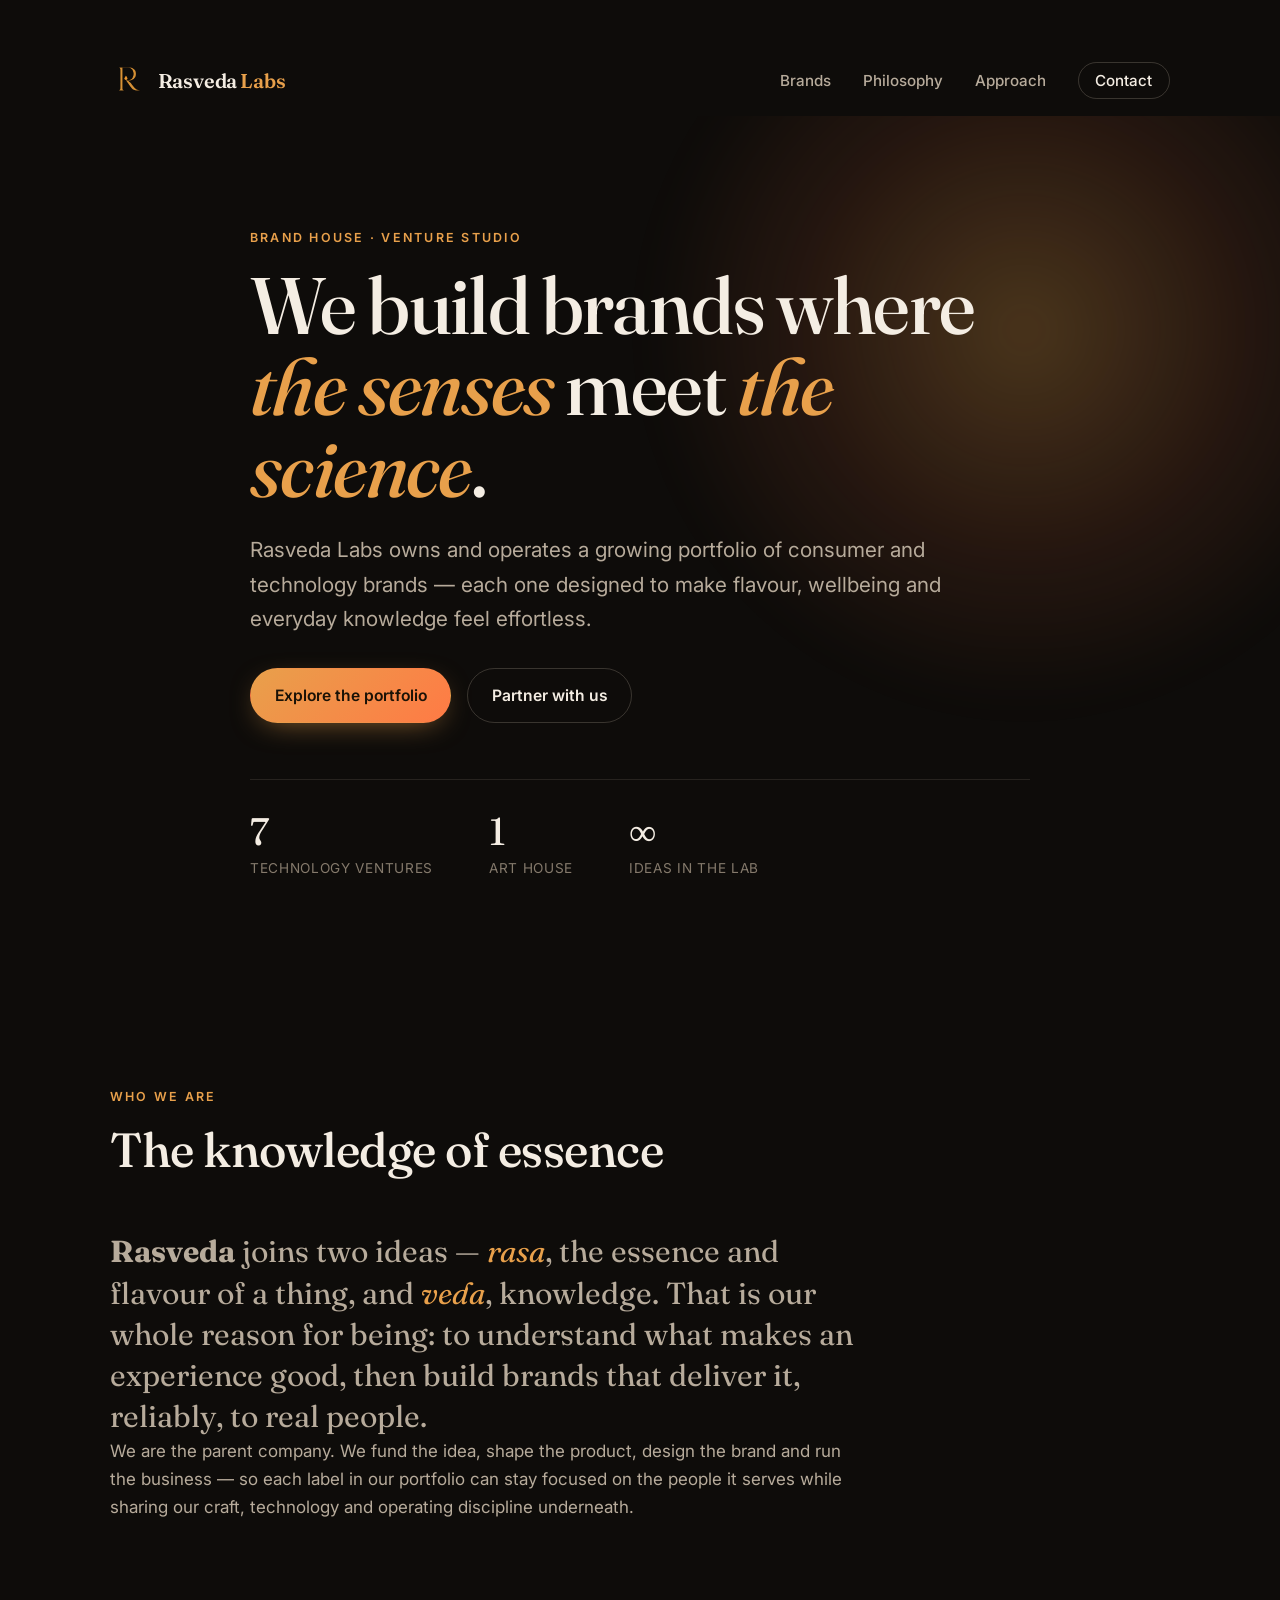
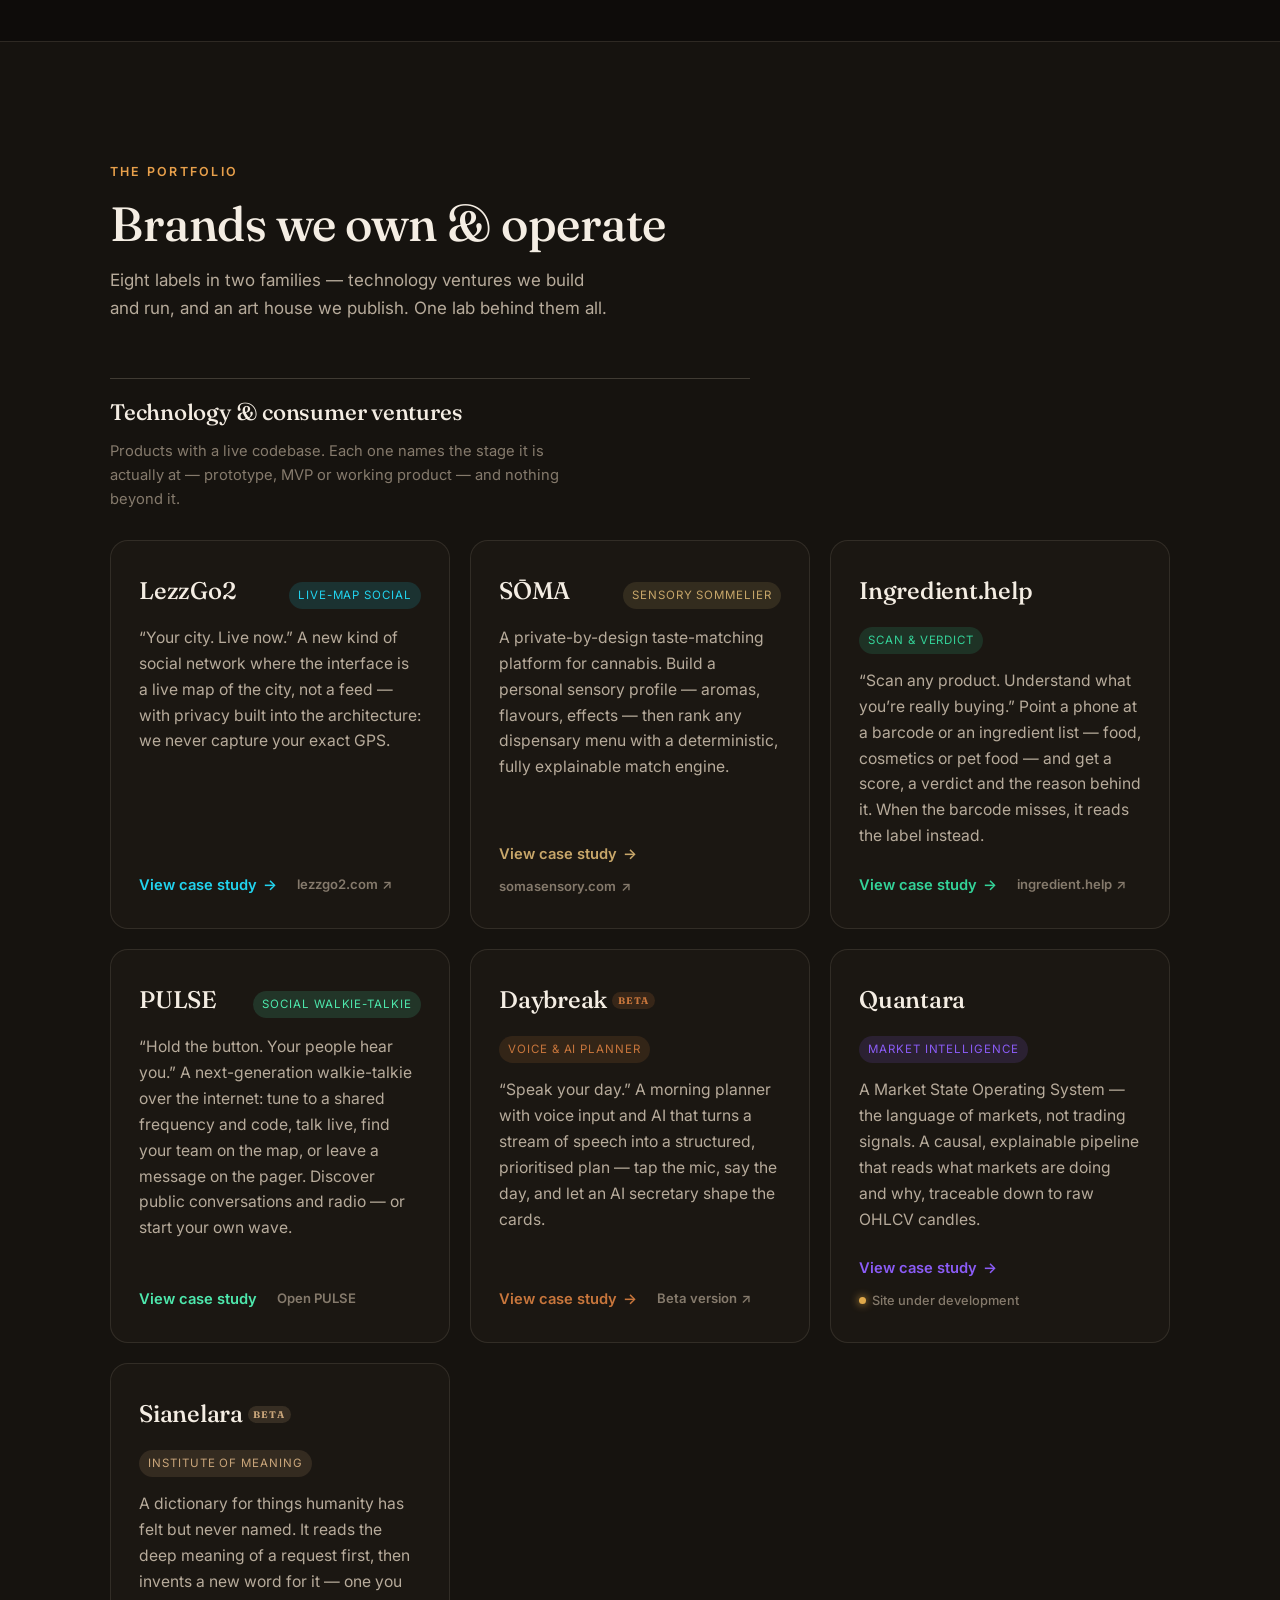
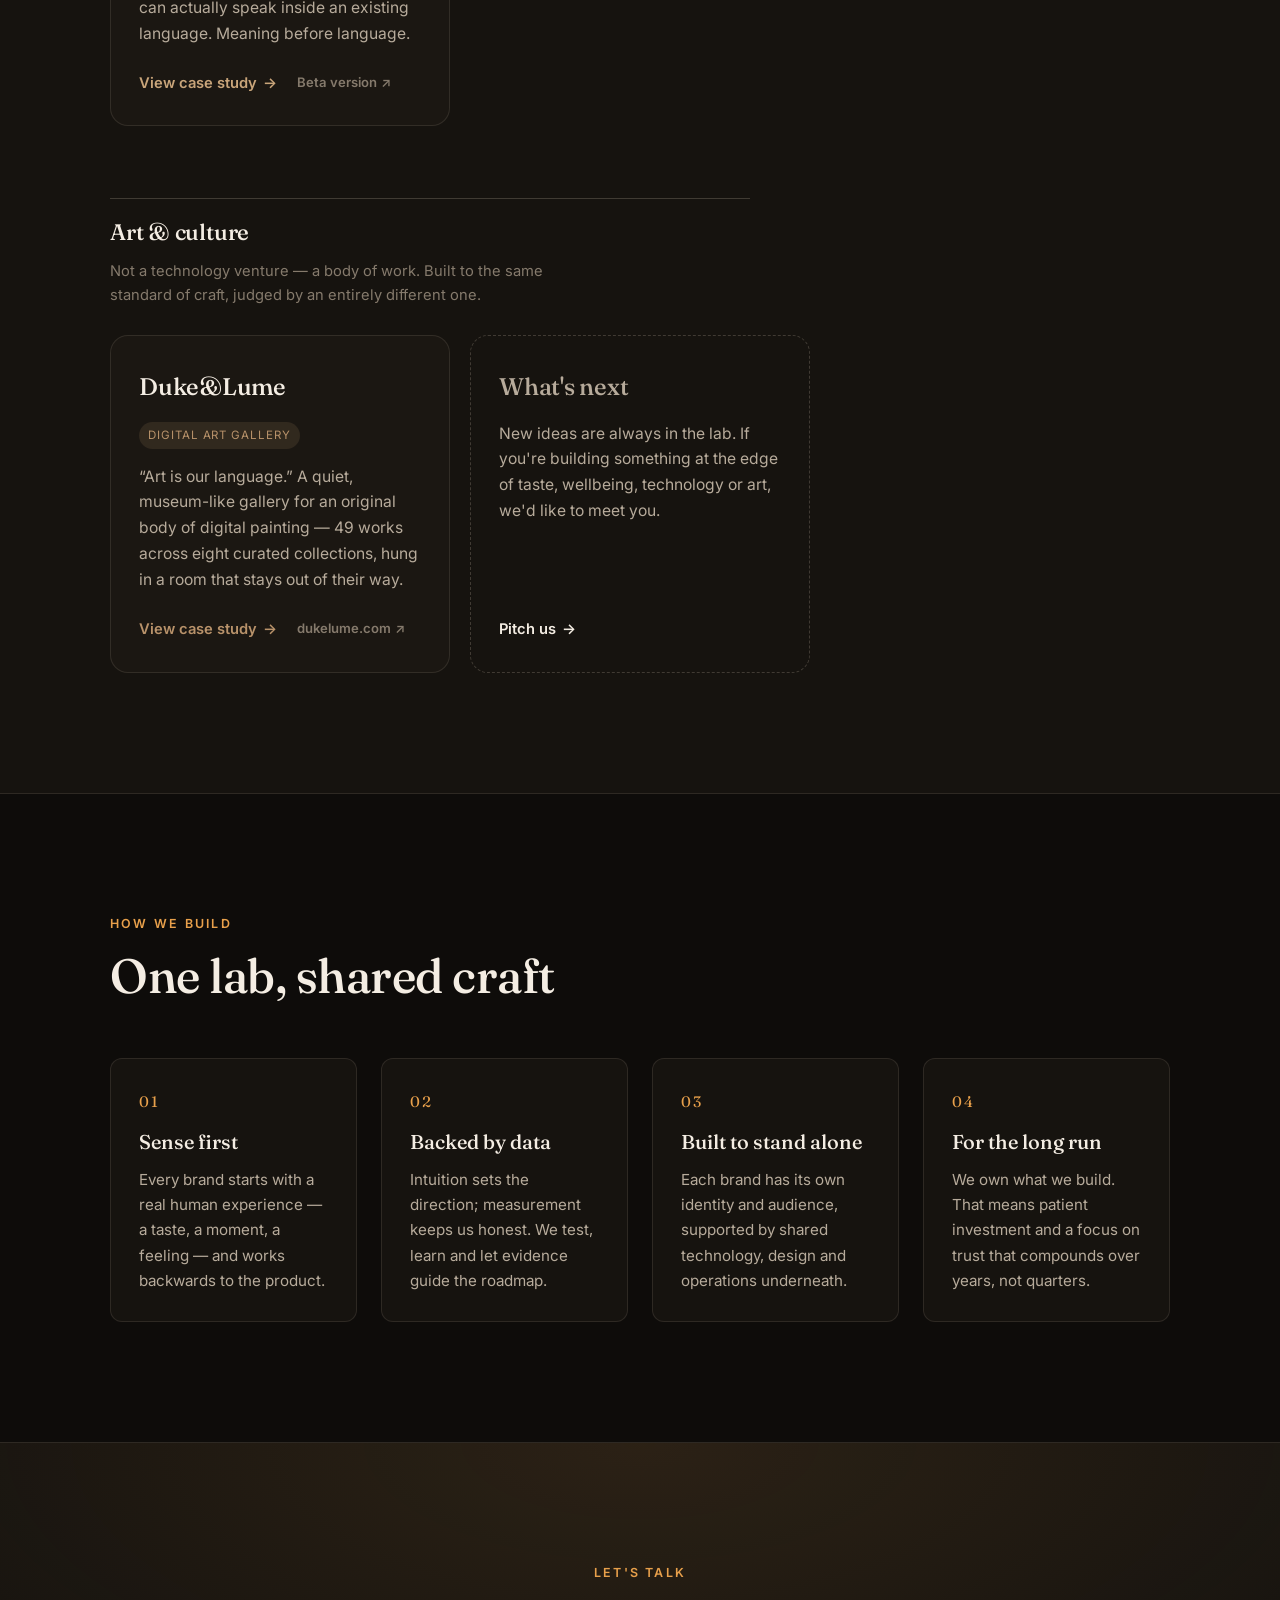
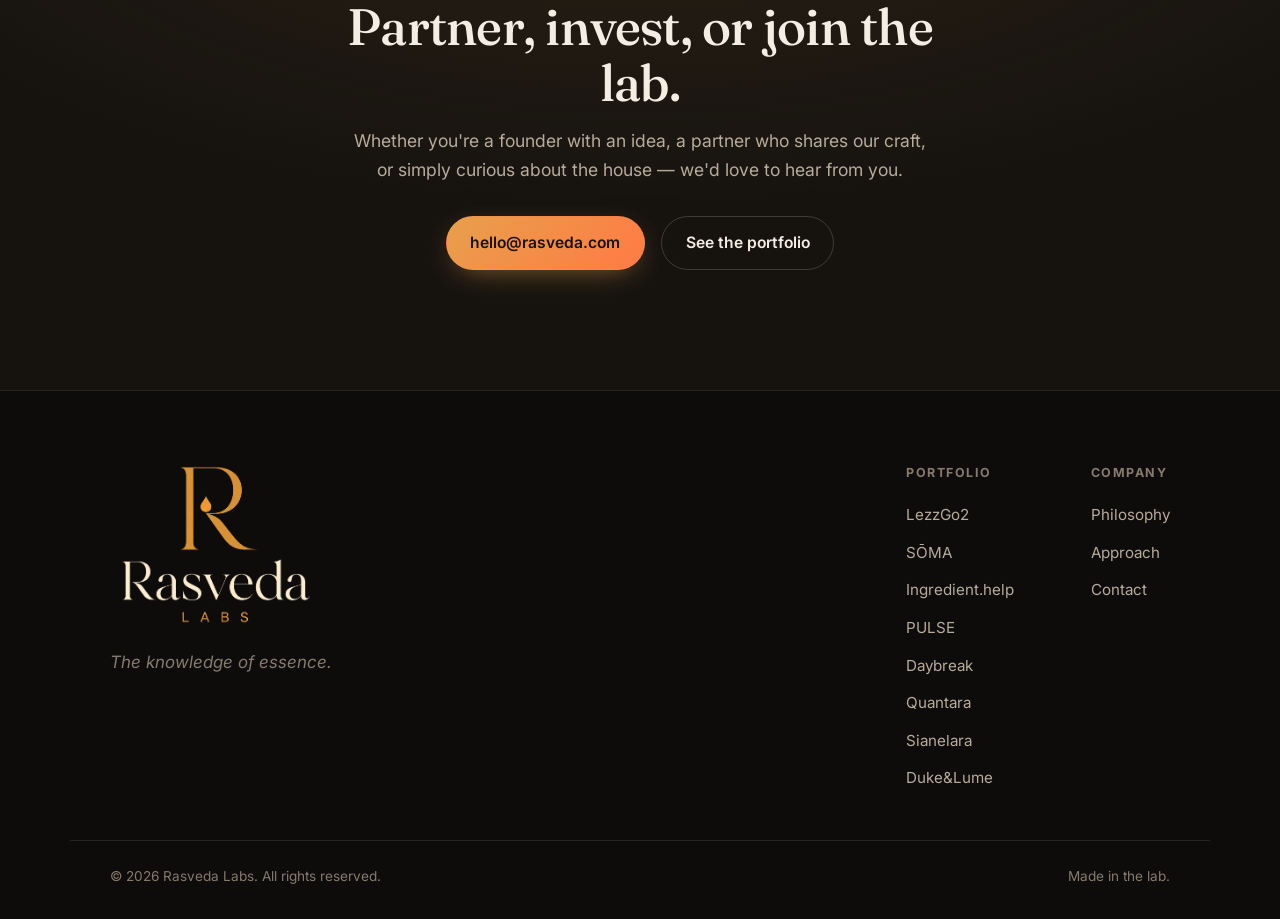
<file: index.html>
<!DOCTYPE html>
<html lang="en">
<head>
  <meta charset="UTF-8" />
  <meta name="viewport" content="width=device-width, initial-scale=1.0, viewport-fit=cover" />
  <title>Rasveda Labs — A house of sensory &amp; knowledge-driven brands</title>
  <meta name="description" content="Rasveda Labs owns and operates a portfolio of brands at the intersection of sensory experience, science and everyday wellbeing — LezzGo2, SŌMA, Ingredient.help, PULSE, Daybreak, Quantara, Sianelara and the art house Duke&amp;Lume." />
  <meta name="theme-color" content="#0e0c0a" />

  <link rel="canonical" href="https://rasveda.dev/" />

  <!-- Open Graph -->
  <meta property="og:type" content="website" />
  <meta property="og:url" content="https://rasveda.dev/" />
  <meta property="og:title" content="Rasveda Labs" />
  <meta property="og:description" content="A house of sensory & knowledge-driven brands." />
  <meta property="og:site_name" content="Rasveda Labs" />

  <link rel="icon" type="image/png" href="assets/rasveda-favicon.png?v=3" />
  <link rel="apple-touch-icon" href="assets/rasveda-icon.png?v=3" />
  <link rel="preconnect" href="https://fonts.googleapis.com" />
  <link rel="preconnect" href="https://fonts.gstatic.com" crossorigin />
  <link href="https://fonts.googleapis.com/css2?family=Fraunces:opsz,wght@9..144,400;9..144,500;9..144,600&family=Inter:wght@400;500;600&display=swap" rel="stylesheet" />
  <link rel="stylesheet" href="styles/main.css" />
</head>
<body>
  <a class="skip-link" href="#main">Skip to content</a>

  <header class="site-header" id="top">
    <div class="container header__inner">
      <a class="brand" href="#top" aria-label="Rasveda Labs home">
        <img class="brand__logo" src="assets/rasveda-glyph.png?v=2" alt="" />
        <span class="brand__name">Rasveda<span class="brand__labs">Labs</span></span>
      </a>

      <nav class="nav" aria-label="Primary">
        <button class="nav__toggle" aria-expanded="false" aria-controls="nav-menu">
          <span class="sr-only">Menu</span>
          <span class="nav__bars" aria-hidden="true"></span>
        </button>
        <ul class="nav__menu" id="nav-menu">
          <li><a href="#brands">Brands</a></li>
          <li><a href="#philosophy">Philosophy</a></li>
          <li><a href="#approach">Approach</a></li>
          <li><a class="nav__cta" href="#contact">Contact</a></li>
        </ul>
      </nav>
    </div>
  </header>

  <main id="main">
    <!-- HERO -->
    <section class="hero">
      <div class="container hero__inner">
        <p class="eyebrow reveal">Brand house · Venture studio</p>
        <h1 class="hero__title reveal">
          We build brands where <em>the senses</em> meet <em>the science</em>.
        </h1>
        <p class="hero__lead reveal">
          Rasveda Labs owns and operates a growing portfolio of consumer and technology
          brands — each one designed to make flavour, wellbeing and everyday knowledge
          feel effortless.
        </p>
        <div class="hero__actions reveal">
          <a class="btn btn--primary" href="#brands">Explore the portfolio</a>
          <a class="btn btn--ghost" href="#contact">Partner with us</a>
        </div>

        <dl class="hero__stats reveal" aria-label="At a glance">
          <div><dt>7</dt><dd>Technology ventures</dd></div>
          <div><dt>1</dt><dd>Art house</dd></div>
          <div><dt>∞</dt><dd>Ideas in the lab</dd></div>
        </dl>
      </div>
      <div class="hero__glow" aria-hidden="true"></div>
    </section>

    <!-- PHILOSOPHY -->
    <section class="section" id="philosophy">
      <div class="container">
        <div class="section__head reveal">
          <p class="eyebrow">Who we are</p>
          <h2 class="section__title">The knowledge of essence</h2>
        </div>
        <div class="philosophy">
          <p class="philosophy__lead reveal">
            <strong>Rasveda</strong> joins two ideas — <em>rasa</em>, the essence and
            flavour of a thing, and <em>veda</em>, knowledge. That is our whole reason for
            being: to understand what makes an experience good, then build brands that
            deliver it, reliably, to real people.
          </p>
          <p class="reveal">
            We are the parent company. We fund the idea, shape the product, design the
            brand and run the business — so each label in our portfolio can stay
            focused on the people it serves while sharing our craft, technology and
            operating discipline underneath.
          </p>
        </div>
      </div>
    </section>

    <!-- BRANDS -->
    <section class="section section--brands" id="brands">
      <div class="container">
        <div class="section__head reveal">
          <p class="eyebrow">The portfolio</p>
          <h2 class="section__title">Brands we own &amp; operate</h2>
          <p class="section__sub">
            Eight labels in two families — technology ventures we build and run, and
            an art house we publish. One lab behind them all.
          </p>
        </div>

        <div class="brand-group reveal">
          <h3 class="brand-group__title">Technology &amp; consumer ventures</h3>
          <p class="brand-group__note">
            Products with a live codebase. Each one names the stage it is actually
            at — prototype, MVP or working product — and nothing beyond it.
          </p>
        </div>

        <div class="brand-grid">
          <!-- LezzGo2 -->
          <article class="brand-card reveal" style="--accent:#22d3ee">
            <header class="brand-card__head">
              <h3 class="brand-card__name">LezzGo2</h3>
              <span class="brand-card__tag">Live-map social</span>
            </header>
            <p class="brand-card__desc">
              &ldquo;Your city. Live now.&rdquo; A new kind of social network where the
              interface is a live map of the city, not a feed — with privacy built
              into the architecture: we never capture your exact GPS.
            </p>
            <div class="brand-card__links">
              <a class="brand-card__link" href="brands/lezzgo2.html">
                View case study <span aria-hidden="true">→</span>
              </a>
              <a class="brand-card__live" href="https://lezzgo2.com" target="_blank" rel="noopener">
                lezzgo2.com <span aria-hidden="true">↗</span>
              </a>
            </div>
          </article>

          <!-- SOMA -->
          <article class="brand-card reveal" style="--accent:#c8a76a">
            <header class="brand-card__head">
              <h3 class="brand-card__name">SŌMA</h3>
              <span class="brand-card__tag">Sensory sommelier</span>
            </header>
            <p class="brand-card__desc">
              A private-by-design taste-matching platform for cannabis. Build a
              personal sensory profile — aromas, flavours, effects — then rank any
              dispensary menu with a deterministic, fully explainable match engine.
            </p>
            <div class="brand-card__links">
              <a class="brand-card__link" href="brands/soma.html">
                View case study <span aria-hidden="true">→</span>
              </a>
              <a class="brand-card__live" href="https://www.somasensory.com" target="_blank" rel="noopener">
                somasensory.com <span aria-hidden="true">↗</span>
              </a>
            </div>
          </article>

          <!-- Ingredient.help -->
          <article class="brand-card reveal" style="--accent:#34d399">
            <header class="brand-card__head">
              <h3 class="brand-card__name">Ingredient.help</h3>
              <span class="brand-card__tag">Scan &amp; verdict</span>
            </header>
            <p class="brand-card__desc">
              &ldquo;Scan any product. Understand what you&rsquo;re really buying.&rdquo;
              Point a phone at a barcode or an ingredient list — food, cosmetics or pet
              food — and get a score, a verdict and the reason behind it. When the
              barcode misses, it reads the label instead.
            </p>
            <div class="brand-card__links">
              <a class="brand-card__link" href="brands/ingredients.html">
                View case study <span aria-hidden="true">→</span>
              </a>
              <a class="brand-card__live" href="https://ingredient.help" target="_blank" rel="noopener">
                ingredient.help <span aria-hidden="true">↗</span>
              </a>
            </div>
          </article>

          <!-- PULSE -->
          <article class="brand-card reveal" style="--accent:#4ee8ad">
            <header class="brand-card__head">
              <h3 class="brand-card__name">PULSE</h3>
              <span class="brand-card__tag">Social walkie-talkie</span>
            </header>
            <p class="brand-card__desc">
              &ldquo;Hold the button. Your people hear you.&rdquo; A next-generation
              walkie-talkie over the internet: tune to a shared frequency and code,
              talk live, find your team on the map, or leave a message on the pager.
              Discover public conversations and radio — or start your own wave.
            </p>
            <div class="brand-card__links">
              <a class="brand-card__link" href="brands/pulse.html">View case study</a>
              <a class="brand-card__live" href="https://talkie-pulse-app.fly.dev/" target="_blank" rel="noopener noreferrer">Open PULSE</a>
            </div>
          </article>

          <!-- DayBreak -->
          <article class="brand-card reveal" style="--accent:#c8763c">
            <header class="brand-card__head">
              <h3 class="brand-card__name">Daybreak <span class="brand-card__beta">Beta</span></h3>
              <span class="brand-card__tag">Voice &amp; AI planner</span>
            </header>
            <p class="brand-card__desc">
              &ldquo;Speak your day.&rdquo; A morning planner with voice input and AI
              that turns a stream of speech into a structured, prioritised plan —
              tap the mic, say the day, and let an AI secretary shape the cards.
            </p>
            <div class="brand-card__links">
              <a class="brand-card__link" href="brands/daybreak.html">
                View case study <span aria-hidden="true">→</span>
              </a>
              <a class="brand-card__live" href="https://adisabeba33.github.io/Daybreak/" target="_blank" rel="noopener">
                Beta version <span aria-hidden="true">↗</span>
              </a>
            </div>
          </article>

          <!-- Quantara -->
          <article class="brand-card reveal" style="--accent:#8b5cf6">
            <header class="brand-card__head">
              <h3 class="brand-card__name">Quantara</h3>
              <span class="brand-card__tag">Market intelligence</span>
            </header>
            <p class="brand-card__desc">
              A Market State Operating System — the language of markets, not trading
              signals. A causal, explainable pipeline that reads what markets are
              doing and why, traceable down to raw OHLCV candles.
            </p>
            <div class="brand-card__links">
              <a class="brand-card__link" href="brands/quantara.html">
                View case study <span aria-hidden="true">→</span>
              </a>
              <span class="brand-card__wip"><span class="brand-card__wip-dot" aria-hidden="true"></span> Site under development</span>
            </div>
          </article>

          <!-- Sianelara -->
          <article class="brand-card reveal" style="--accent:#c9a57a">
            <header class="brand-card__head">
              <h3 class="brand-card__name">Sianelara <span class="brand-card__beta">Beta</span></h3>
              <span class="brand-card__tag">Institute of Meaning</span>
            </header>
            <p class="brand-card__desc">
              A dictionary for things humanity has felt but never named. It reads the
              deep meaning of a request first, then invents a new word for it — one you
              can actually speak inside an existing language. Meaning before language.
            </p>
            <div class="brand-card__links">
              <a class="brand-card__link" href="brands/sianelara.html">
                View case study <span aria-hidden="true">→</span>
              </a>
              <a class="brand-card__live" href="https://name-laboratory.vercel.app" target="_blank" rel="noopener">
                Beta version <span aria-hidden="true">↗</span>
              </a>
            </div>
          </article>

        </div>

        <div class="brand-group brand-group--second reveal">
          <h3 class="brand-group__title">Art &amp; culture</h3>
          <p class="brand-group__note">
            Not a technology venture — a body of work. Built to the same standard of
            craft, judged by an entirely different one.
          </p>
        </div>

        <div class="brand-grid">
          <!-- Duke&Lume -->
          <article class="brand-card reveal" style="--accent:#b8926a">
            <header class="brand-card__head">
              <h3 class="brand-card__name">Duke&amp;Lume</h3>
              <span class="brand-card__tag">Digital art gallery</span>
            </header>
            <p class="brand-card__desc">
              &ldquo;Art is our language.&rdquo; A quiet, museum-like gallery for an
              original body of digital painting — 49 works across eight curated
              collections, hung in a room that stays out of their way.
            </p>
            <div class="brand-card__links">
              <a class="brand-card__link" href="brands/dukelume.html">
                View case study <span aria-hidden="true">→</span>
              </a>
              <a class="brand-card__live" href="https://www.dukelume.com" target="_blank" rel="noopener">
                dukelume.com <span aria-hidden="true">↗</span>
              </a>
            </div>
          </article>

          <!-- Next -->
          <article class="brand-card brand-card--next reveal">
            <header class="brand-card__head">
              <h3 class="brand-card__name">What's next</h3>
            </header>
            <p class="brand-card__desc">
              New ideas are always in the lab. If you're building something at the edge
              of taste, wellbeing, technology or art, we'd like to meet you.
            </p>
            <a class="brand-card__link" href="#contact">
              Pitch us <span aria-hidden="true">→</span>
            </a>
          </article>
        </div>
      </div>
    </section>

    <!-- APPROACH -->
    <section class="section" id="approach">
      <div class="container">
        <div class="section__head reveal">
          <p class="eyebrow">How we build</p>
          <h2 class="section__title">One lab, shared craft</h2>
        </div>

        <div class="pillars">
          <article class="pillar reveal">
            <span class="pillar__num">01</span>
            <h3>Sense first</h3>
            <p>
              Every brand starts with a real human experience — a taste, a moment, a
              feeling — and works backwards to the product.
            </p>
          </article>
          <article class="pillar reveal">
            <span class="pillar__num">02</span>
            <h3>Backed by data</h3>
            <p>
              Intuition sets the direction; measurement keeps us honest. We test,
              learn and let evidence guide the roadmap.
            </p>
          </article>
          <article class="pillar reveal">
            <span class="pillar__num">03</span>
            <h3>Built to stand alone</h3>
            <p>
              Each brand has its own identity and audience, supported by shared
              technology, design and operations underneath.
            </p>
          </article>
          <article class="pillar reveal">
            <span class="pillar__num">04</span>
            <h3>For the long run</h3>
            <p>
              We own what we build. That means patient investment and a focus on
              trust that compounds over years, not quarters.
            </p>
          </article>
        </div>
      </div>
    </section>

    <!-- CONTACT / CTA -->
    <section class="section section--cta" id="contact">
      <div class="container cta">
        <div class="cta__content reveal">
          <p class="eyebrow">Let's talk</p>
          <h2 class="cta__title">Partner, invest, or join the lab.</h2>
          <p class="cta__lead">
            Whether you're a founder with an idea, a partner who shares our craft, or
            simply curious about the house — we'd love to hear from you.
          </p>
          <div class="cta__actions">
            <a class="btn btn--primary" href="mailto:hello@rasveda.com">hello@rasveda.com</a>
            <a class="btn btn--ghost" href="#brands">See the portfolio</a>
          </div>
        </div>
      </div>
    </section>
  </main>

  <footer class="site-footer">
    <div class="container footer__inner">
      <div class="footer__brand">
        <img class="footer__logo" src="assets/rasveda-lockup-t.png" alt="Rasveda Labs" />
        <p>The knowledge of essence.</p>
      </div>
      <nav class="footer__nav" aria-label="Footer">
        <div>
          <h4>Portfolio</h4>
          <ul>
            <li><a href="brands/lezzgo2.html">LezzGo2</a></li>
            <li><a href="brands/soma.html">SŌMA</a></li>
            <li><a href="brands/ingredients.html">Ingredient.help</a></li>
            <li><a href="brands/pulse.html">PULSE</a></li>
            <li><a href="brands/daybreak.html">Daybreak</a></li>
            <li><a href="brands/quantara.html">Quantara</a></li>
            <li><a href="brands/sianelara.html">Sianelara</a></li>
            <li><a href="brands/dukelume.html">Duke&amp;Lume</a></li>
          </ul>
        </div>
        <div>
          <h4>Company</h4>
          <ul>
            <li><a href="#philosophy">Philosophy</a></li>
            <li><a href="#approach">Approach</a></li>
            <li><a href="#contact">Contact</a></li>
          </ul>
        </div>
      </nav>
    </div>
    <div class="container footer__bar">
      <p>&copy; <span id="year">2026</span> Rasveda Labs. All rights reserved.</p>
      <p class="footer__meta">Made in the lab.</p>
    </div>
  </footer>

  <script src="scripts/main.js" defer></script>
</body>
</html>
</file>
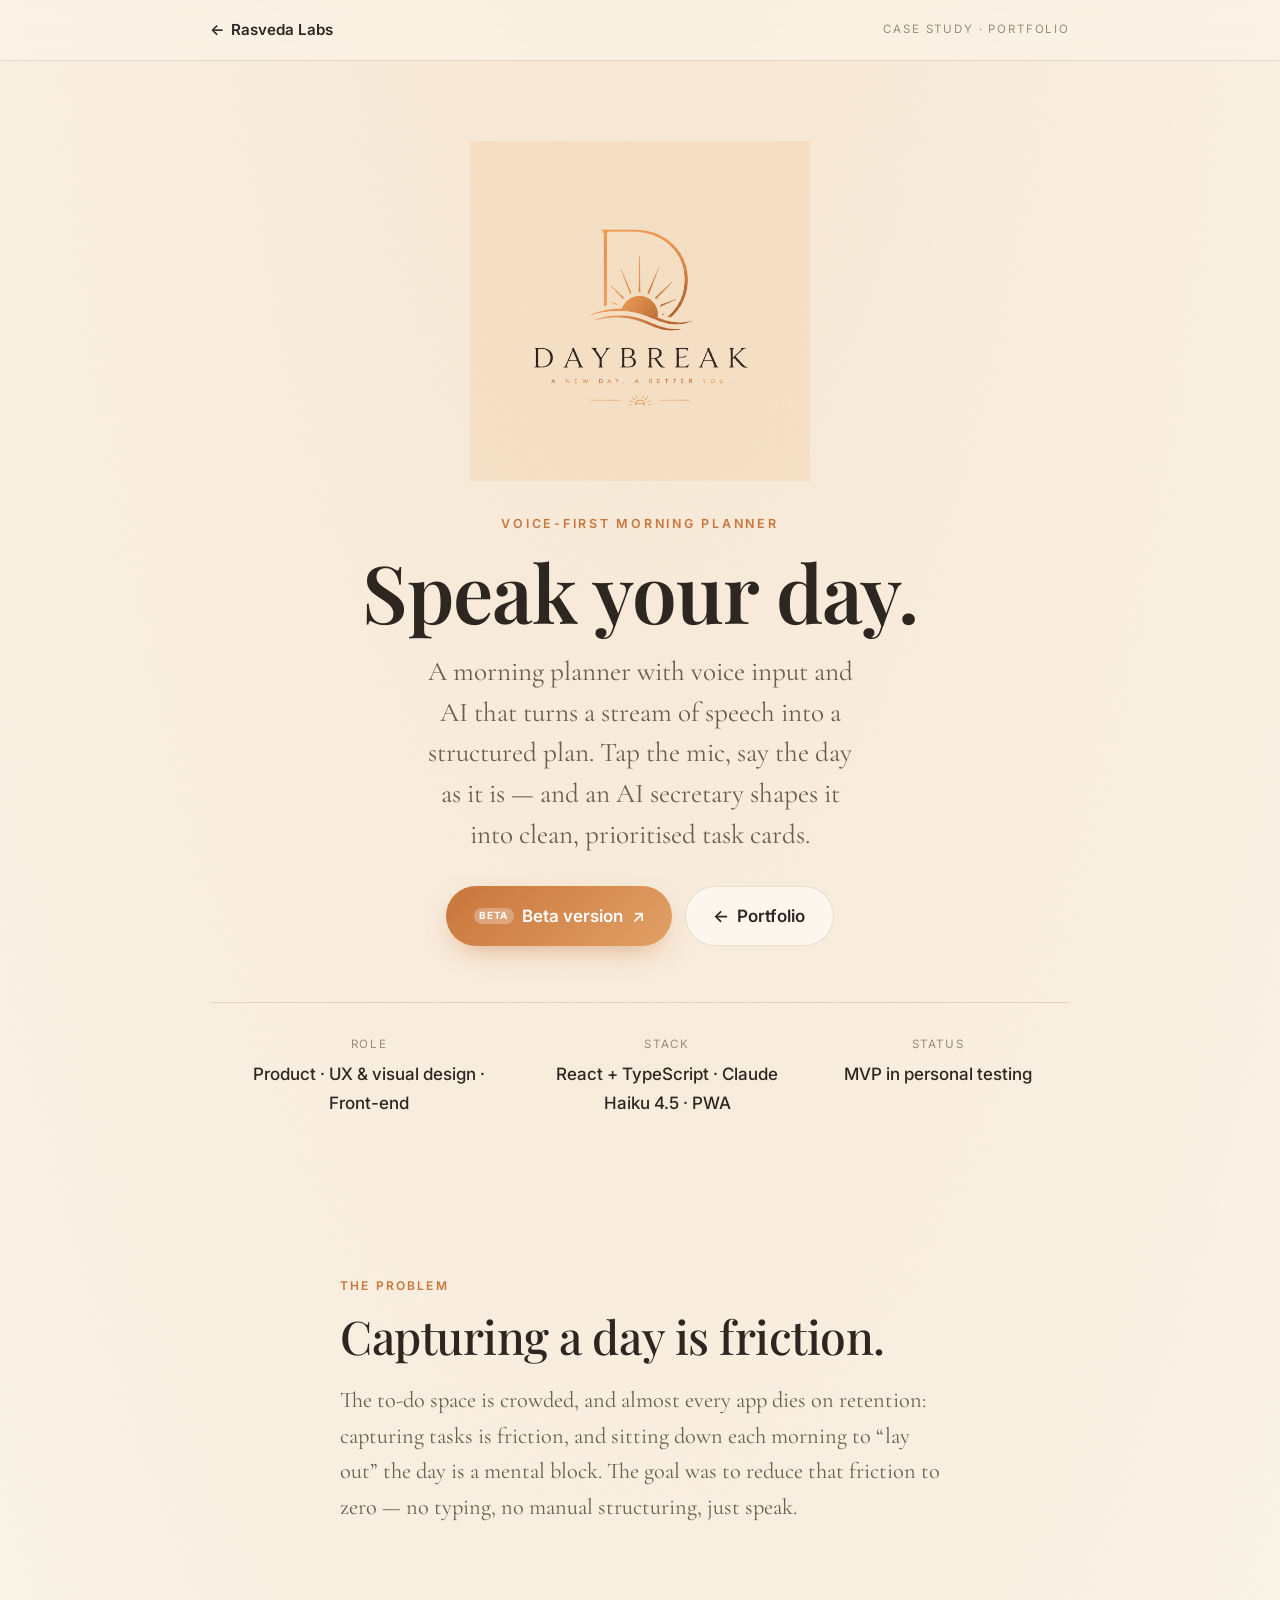
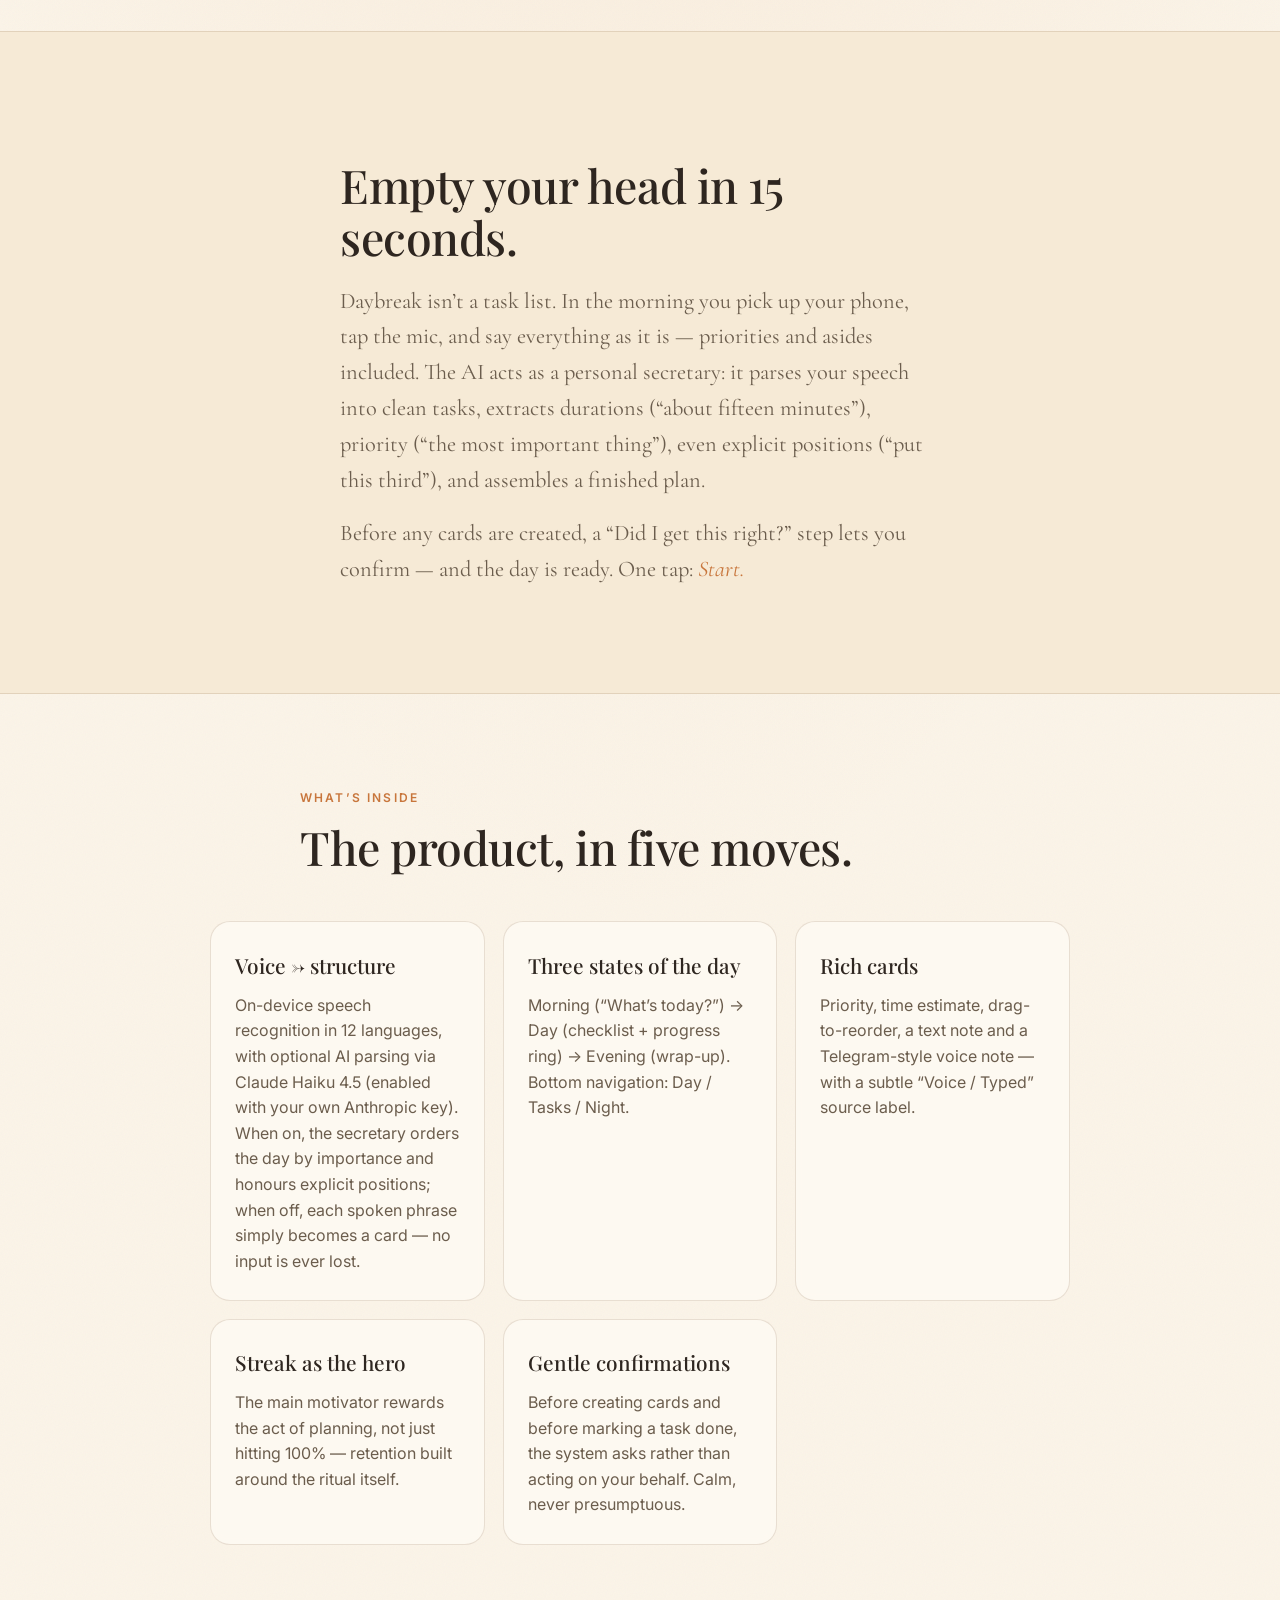
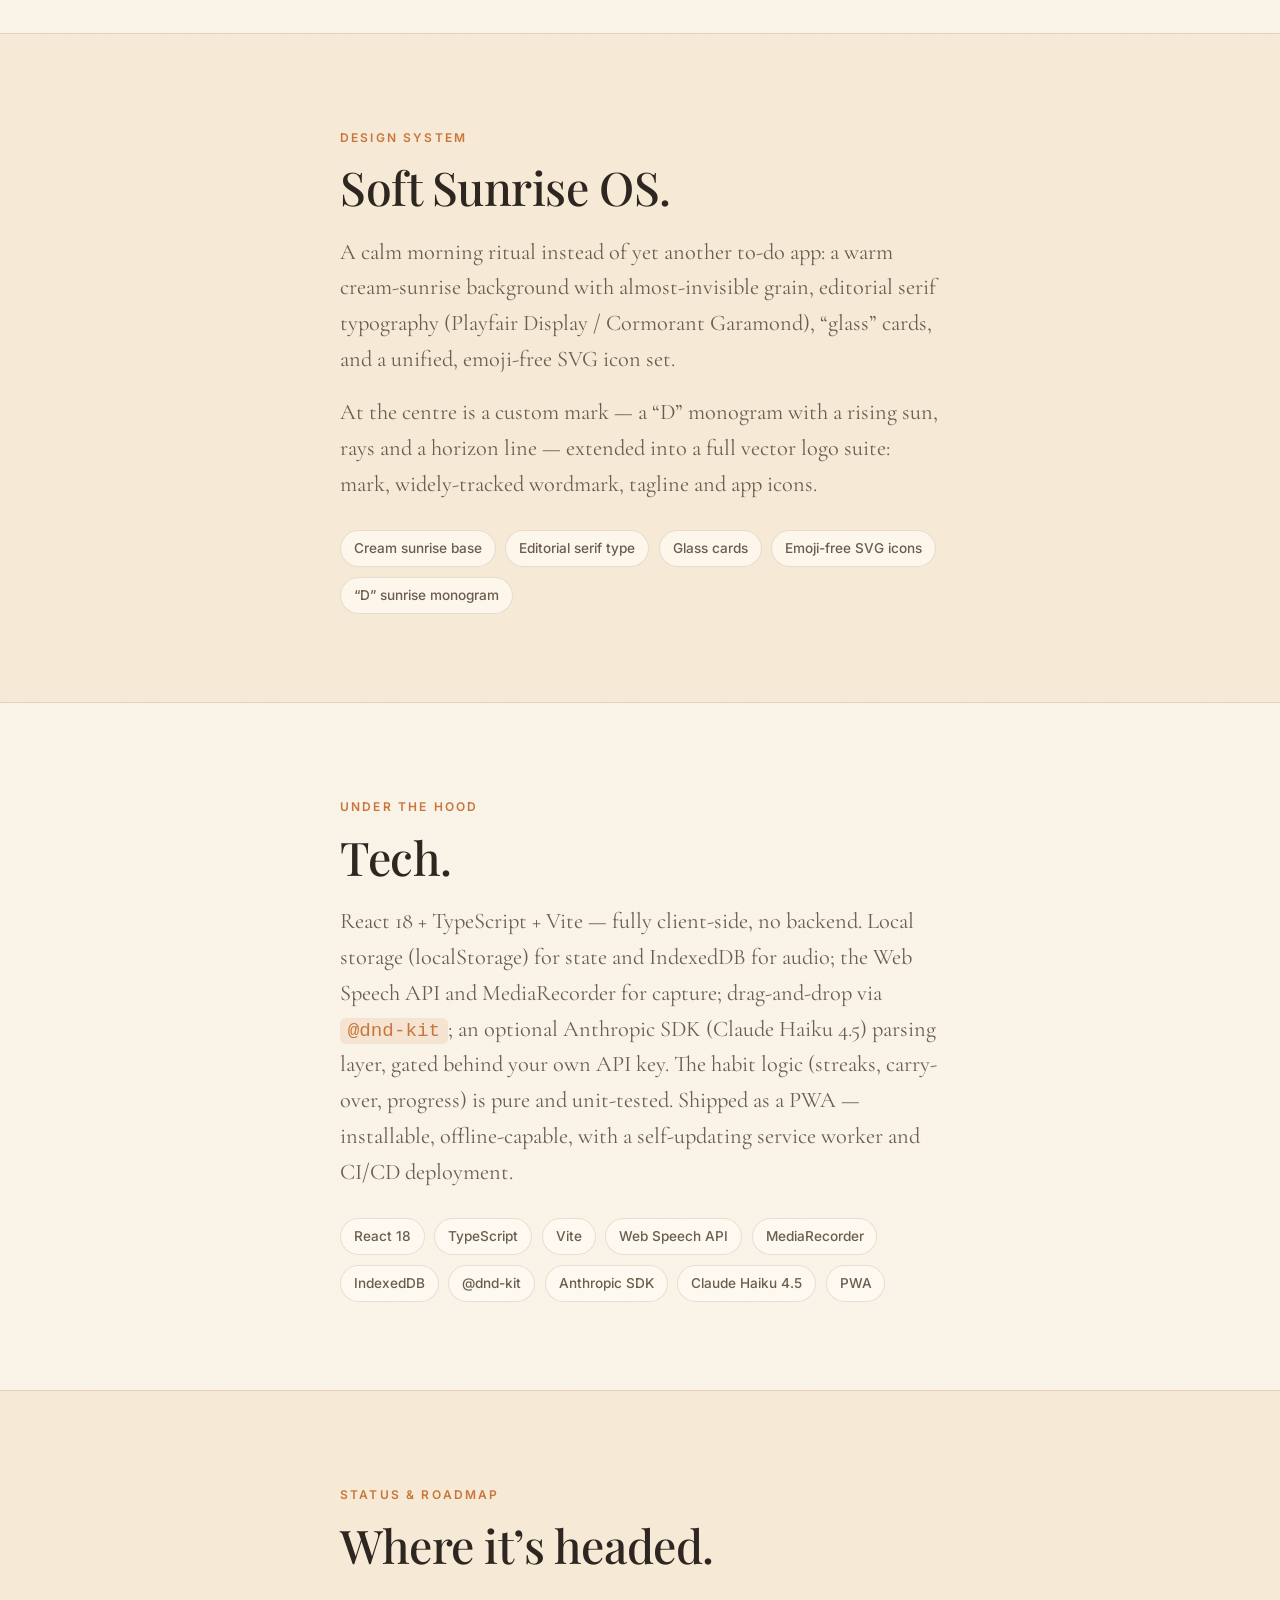
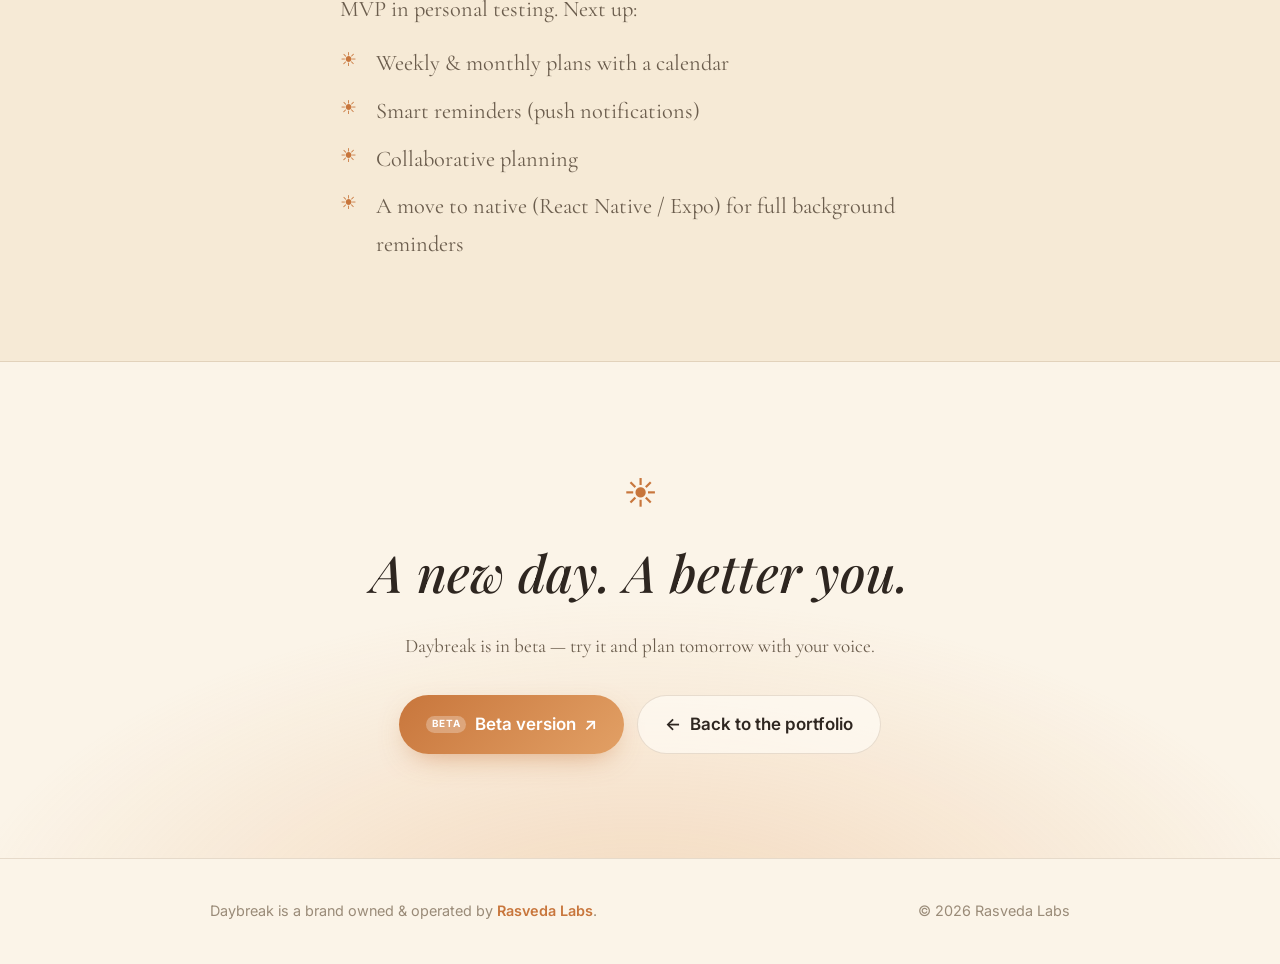
<file: brands/daybreak.html>
<!DOCTYPE html>
<html lang="en">
<head>
  <meta charset="UTF-8" />
  <meta name="viewport" content="width=device-width, initial-scale=1.0" />
  <title>Daybreak — Speak your day · A Rasveda Labs brand</title>
  <meta name="description" content="Daybreak is a morning planner with voice input and AI that turns a stream of speech into a structured plan. A Rasveda Labs brand." />
  <meta name="theme-color" content="#fbf4e8" />

  <meta property="og:type" content="website" />
  <meta property="og:title" content="Daybreak — Speak your day" />
  <meta property="og:description" content="A morning planner with voice input and AI that turns a stream of speech into a structured plan." />
  <meta property="og:site_name" content="Rasveda Labs" />
  <meta property="og:image" content="../assets/daybreak-logo.png" />

  <link rel="icon" type="image/png" href="../assets/rasveda-favicon.png?v=3" />
  <link rel="apple-touch-icon" href="../assets/rasveda-icon.png?v=3" />
  <link rel="preconnect" href="https://fonts.googleapis.com" />
  <link rel="preconnect" href="https://fonts.gstatic.com" crossorigin />
  <link href="https://fonts.googleapis.com/css2?family=Cormorant+Garamond:ital,wght@0,400;0,500;0,600;1,400&family=Playfair+Display:wght@400;500;600;700&family=Inter:wght@400;500;600&display=swap" rel="stylesheet" />
  <link rel="stylesheet" href="../styles/daybreak.css" />
</head>
<body>
  <a class="skip-link" href="#main">Skip to content</a>

  <header class="db-topbar">
    <div class="db-container db-topbar__inner">
      <a class="db-back" href="../index.html#brands">
        <span aria-hidden="true">←</span> Rasveda Labs
      </a>
      <span class="db-topbar__tag">Case study · Portfolio</span>
    </div>
  </header>

  <main id="main">
    <!-- HERO -->
    <section class="db-hero">
      <div class="db-container db-hero__inner">
        <img class="db-hero__logo reveal" src="../assets/daybreak-logo.png"
             alt="Daybreak — a new day, a better you" width="360" height="360" />
        <p class="db-eyebrow reveal">Voice-first morning planner</p>
        <h1 class="db-hero__title reveal">Speak your day.</h1>
        <p class="db-hero__lead reveal">
          A morning planner with voice input and AI that turns a stream of speech
          into a structured plan. Tap the mic, say the day as it is — and an AI
          secretary shapes it into clean, prioritised task cards.
        </p>

        <div class="db-hero__actions reveal">
          <a class="db-btn" href="https://adisabeba33.github.io/Daybreak/" target="_blank" rel="noopener">
            <span class="db-btn__badge">Beta</span> Beta version <span aria-hidden="true">↗</span>
          </a>
          <a class="db-btn-ghost" href="../index.html#brands">
            <span aria-hidden="true">←</span> Portfolio
          </a>
        </div>

        <dl class="db-meta reveal" aria-label="Project details">
          <div>
            <dt>Role</dt>
            <dd>Product · UX &amp; visual design · Front-end</dd>
          </div>
          <div>
            <dt>Stack</dt>
            <dd>React + TypeScript · Claude Haiku 4.5 · PWA</dd>
          </div>
          <div>
            <dt>Status</dt>
            <dd>MVP in personal testing</dd>
          </div>
        </dl>
      </div>
    </section>

    <!-- PROBLEM -->
    <section class="db-section">
      <div class="db-container db-prose">
        <span class="db-kicker reveal">The problem</span>
        <h2 class="db-h2 reveal">Capturing a day is friction.</h2>
        <p class="reveal">
          The to-do space is crowded, and almost every app dies on retention:
          capturing tasks is friction, and sitting down each morning to
          &ldquo;lay out&rdquo; the day is a mental block. The goal was to reduce
          that friction to zero — no typing, no manual structuring, just speak.
        </p>
      </div>
    </section>

    <!-- IDEA -->
    <section class="db-section db-section--tint">
      <div class="db-container db-prose">
        <span class="db-kicker reveal">The idea</span>
        <h2 class="db-h2 reveal">Empty your head in 15 seconds.</h2>
        <p class="reveal">
          Daybreak isn&rsquo;t a task list. In the morning you pick up your phone,
          tap the mic, and say everything as it is — priorities and asides
          included. The AI acts as a personal secretary: it parses your speech
          into clean tasks, extracts durations (&ldquo;about fifteen minutes&rdquo;),
          priority (&ldquo;the most important thing&rdquo;), even explicit positions
          (&ldquo;put this third&rdquo;), and assembles a finished plan.
        </p>
        <p class="reveal">
          Before any cards are created, a &ldquo;Did I get this right?&rdquo; step
          lets you confirm — and the day is ready. One tap: <em>Start.</em>
        </p>
      </div>
    </section>

    <!-- WHAT'S INSIDE -->
    <section class="db-section">
      <div class="db-container">
        <div class="db-prose">
          <span class="db-kicker reveal">What&rsquo;s inside</span>
          <h2 class="db-h2 reveal">The product, in five moves.</h2>
        </div>

        <div class="db-features">
          <article class="db-card reveal">
            <h3>Voice → structure</h3>
            <p>
              On-device speech recognition in 12 languages, with optional AI parsing
              via Claude Haiku 4.5 (enabled with your own Anthropic key). When on, the
              secretary orders the day by importance and honours explicit positions;
              when off, each spoken phrase simply becomes a card — no input is ever lost.
            </p>
          </article>

          <article class="db-card reveal">
            <h3>Three states of the day</h3>
            <p>
              Morning (&ldquo;What&rsquo;s today?&rdquo;) → Day (checklist + progress
              ring) → Evening (wrap-up). Bottom navigation: Day / Tasks / Night.
            </p>
          </article>

          <article class="db-card reveal">
            <h3>Rich cards</h3>
            <p>
              Priority, time estimate, drag-to-reorder, a text note and a
              Telegram-style voice note — with a subtle
              &ldquo;Voice / Typed&rdquo; source label.
            </p>
          </article>

          <article class="db-card reveal">
            <h3>Streak as the hero</h3>
            <p>
              The main motivator rewards the act of planning, not just hitting
              100% — retention built around the ritual itself.
            </p>
          </article>

          <article class="db-card reveal">
            <h3>Gentle confirmations</h3>
            <p>
              Before creating cards and before marking a task done, the system
              asks rather than acting on your behalf. Calm, never presumptuous.
            </p>
          </article>
        </div>
      </div>
    </section>

    <!-- DESIGN SYSTEM -->
    <section class="db-section db-section--tint">
      <div class="db-container db-prose">
        <span class="db-kicker reveal">Design system</span>
        <h2 class="db-h2 reveal">Soft Sunrise OS.</h2>
        <p class="reveal">
          A calm morning ritual instead of yet another to-do app: a warm
          cream-sunrise background with almost-invisible grain, editorial serif
          typography (Playfair Display / Cormorant Garamond), &ldquo;glass&rdquo;
          cards, and a unified, emoji-free SVG icon set.
        </p>
        <p class="reveal">
          At the centre is a custom mark — a &ldquo;D&rdquo; monogram with a rising
          sun, rays and a horizon line — extended into a full vector logo suite:
          mark, widely-tracked wordmark, tagline and app icons.
        </p>

        <ul class="db-chips reveal" aria-label="Design tokens">
          <li>Cream sunrise base</li>
          <li>Editorial serif type</li>
          <li>Glass cards</li>
          <li>Emoji-free SVG icons</li>
          <li>&ldquo;D&rdquo; sunrise monogram</li>
        </ul>
      </div>
    </section>

    <!-- TECH -->
    <section class="db-section">
      <div class="db-container db-prose">
        <span class="db-kicker reveal">Under the hood</span>
        <h2 class="db-h2 reveal">Tech.</h2>
        <p class="reveal">
          React 18 + TypeScript + Vite — fully client-side, no backend. Local storage
          (localStorage) for state and IndexedDB for audio; the Web Speech API and
          MediaRecorder for capture; drag-and-drop via <code>@dnd-kit</code>; an
          optional Anthropic SDK (Claude Haiku 4.5) parsing layer, gated behind your
          own API key. The habit logic (streaks, carry-over, progress) is pure and
          unit-tested. Shipped as a PWA — installable, offline-capable, with a
          self-updating service worker and CI/CD deployment.
        </p>

        <div class="db-stack reveal" aria-label="Technologies">
          <span>React 18</span><span>TypeScript</span><span>Vite</span>
          <span>Web Speech API</span><span>MediaRecorder</span>
          <span>IndexedDB</span><span>@dnd-kit</span>
          <span>Anthropic SDK</span><span>Claude Haiku 4.5</span><span>PWA</span>
        </div>
      </div>
    </section>

    <!-- ROADMAP -->
    <section class="db-section db-section--tint">
      <div class="db-container db-prose">
        <span class="db-kicker reveal">Status &amp; roadmap</span>
        <h2 class="db-h2 reveal">Where it&rsquo;s headed.</h2>
        <p class="reveal">
          MVP in personal testing. Next up:
        </p>
        <ul class="db-roadmap reveal">
          <li>Weekly &amp; monthly plans with a calendar</li>
          <li>Smart reminders (push notifications)</li>
          <li>Collaborative planning</li>
          <li>A move to native (React Native / Expo) for full background reminders</li>
        </ul>
      </div>
    </section>

    <!-- CTA -->
    <section class="db-cta">
      <div class="db-container">
        <p class="db-cta__mark reveal">☀</p>
        <h2 class="db-cta__title reveal">A new day. A better you.</h2>
        <p class="db-cta__lead reveal">Daybreak is in beta — try it and plan tomorrow with your voice.</p>
        <div class="db-cta__actions reveal">
          <a class="db-btn" href="https://adisabeba33.github.io/Daybreak/" target="_blank" rel="noopener">
            <span class="db-btn__badge">Beta</span> Beta version <span aria-hidden="true">↗</span>
          </a>
          <a class="db-btn-ghost" href="../index.html#brands">
            <span aria-hidden="true">←</span> Back to the portfolio
          </a>
        </div>
      </div>
    </section>
  </main>

  <footer class="db-footer">
    <div class="db-container db-footer__inner">
      <p>Daybreak is a brand owned &amp; operated by <a href="../index.html">Rasveda Labs</a>.</p>
      <p class="db-footer__meta">&copy; <span id="year">2026</span> Rasveda Labs</p>
    </div>
  </footer>

  <script>
    // Scroll reveal + current year (self-contained, no dependencies)
    (function () {
      var items = document.querySelectorAll(".reveal");
      var reduce = window.matchMedia("(prefers-reduced-motion: reduce)").matches;
      if (reduce || !("IntersectionObserver" in window)) {
        items.forEach(function (el) { el.classList.add("is-visible"); });
      } else {
        var io = new IntersectionObserver(function (entries, obs) {
          entries.forEach(function (e) {
            if (e.isIntersecting) { e.target.classList.add("is-visible"); obs.unobserve(e.target); }
          });
        }, { threshold: 0.12, rootMargin: "0px 0px -6% 0px" });
        items.forEach(function (el) { io.observe(el); });
      }
      var y = document.getElementById("year");
      if (y) y.textContent = new Date().getFullYear();
    })();
  </script>
</body>
</html>
</file>
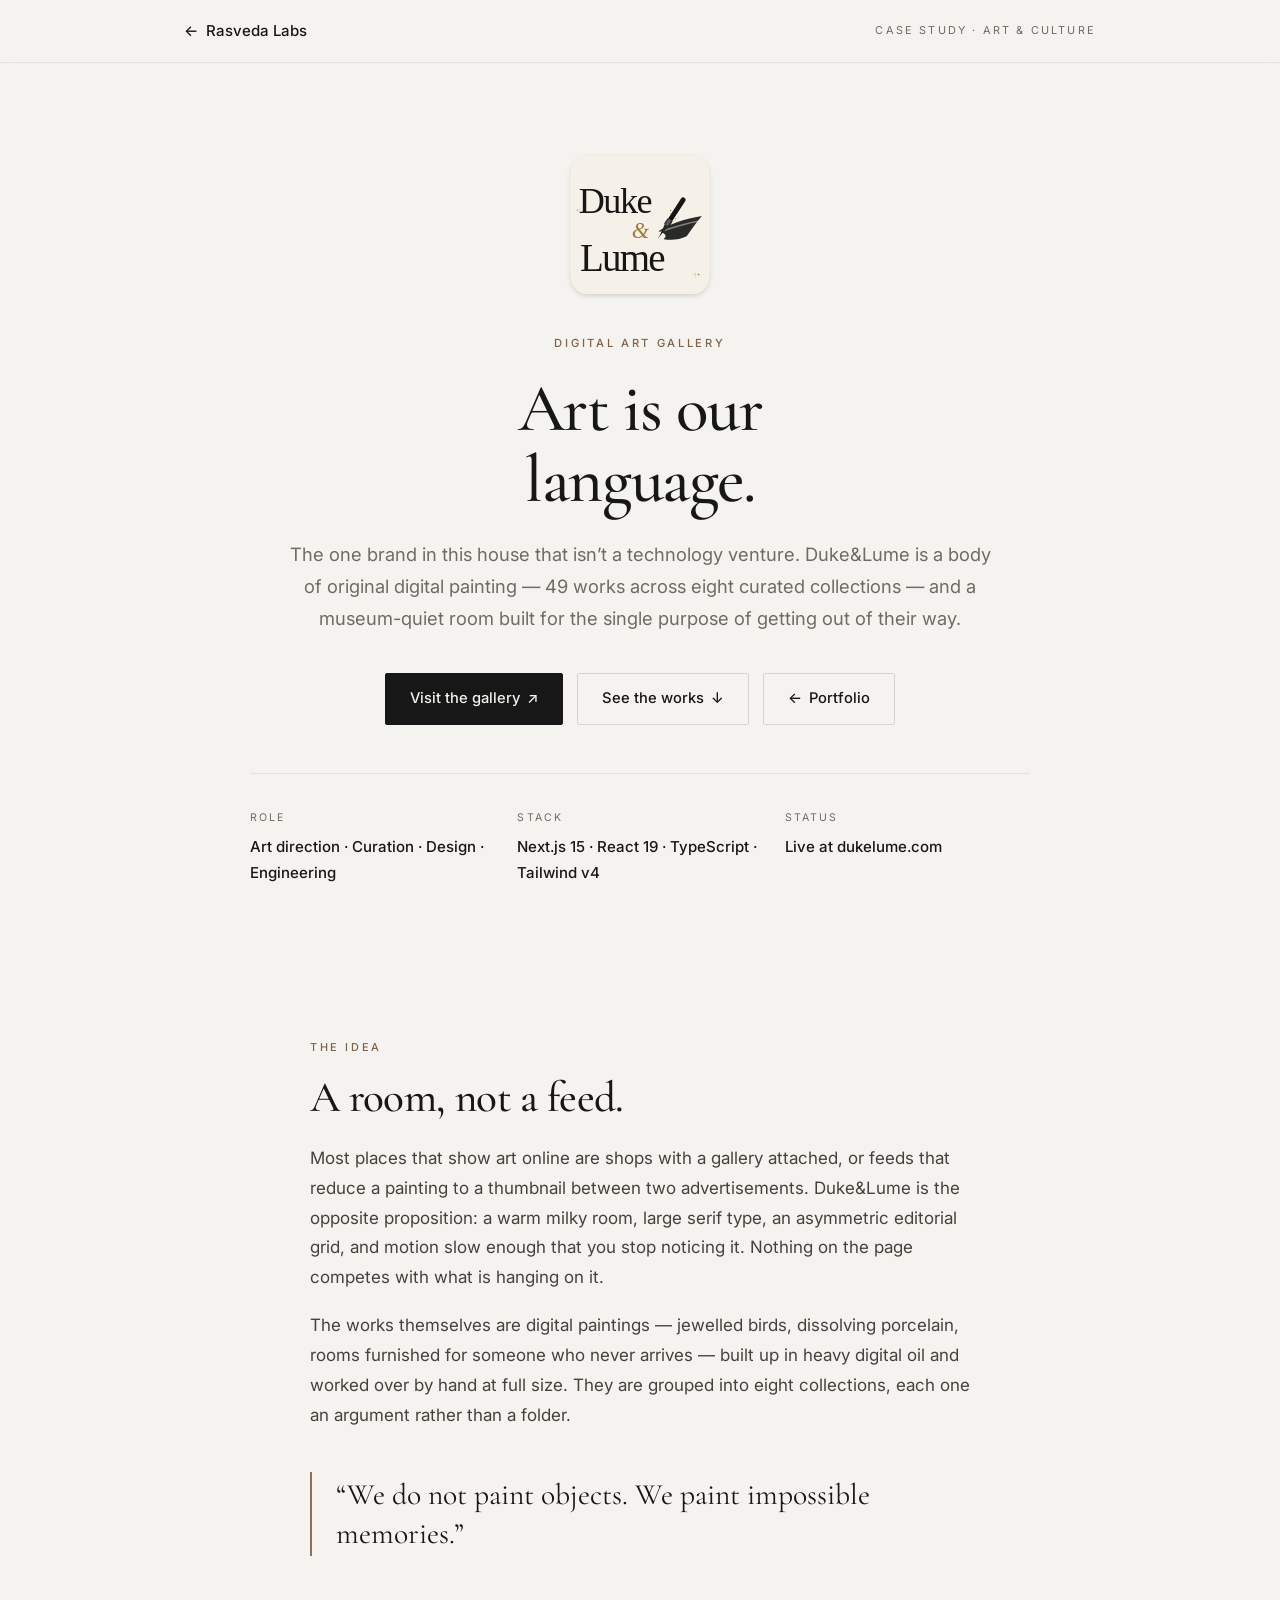
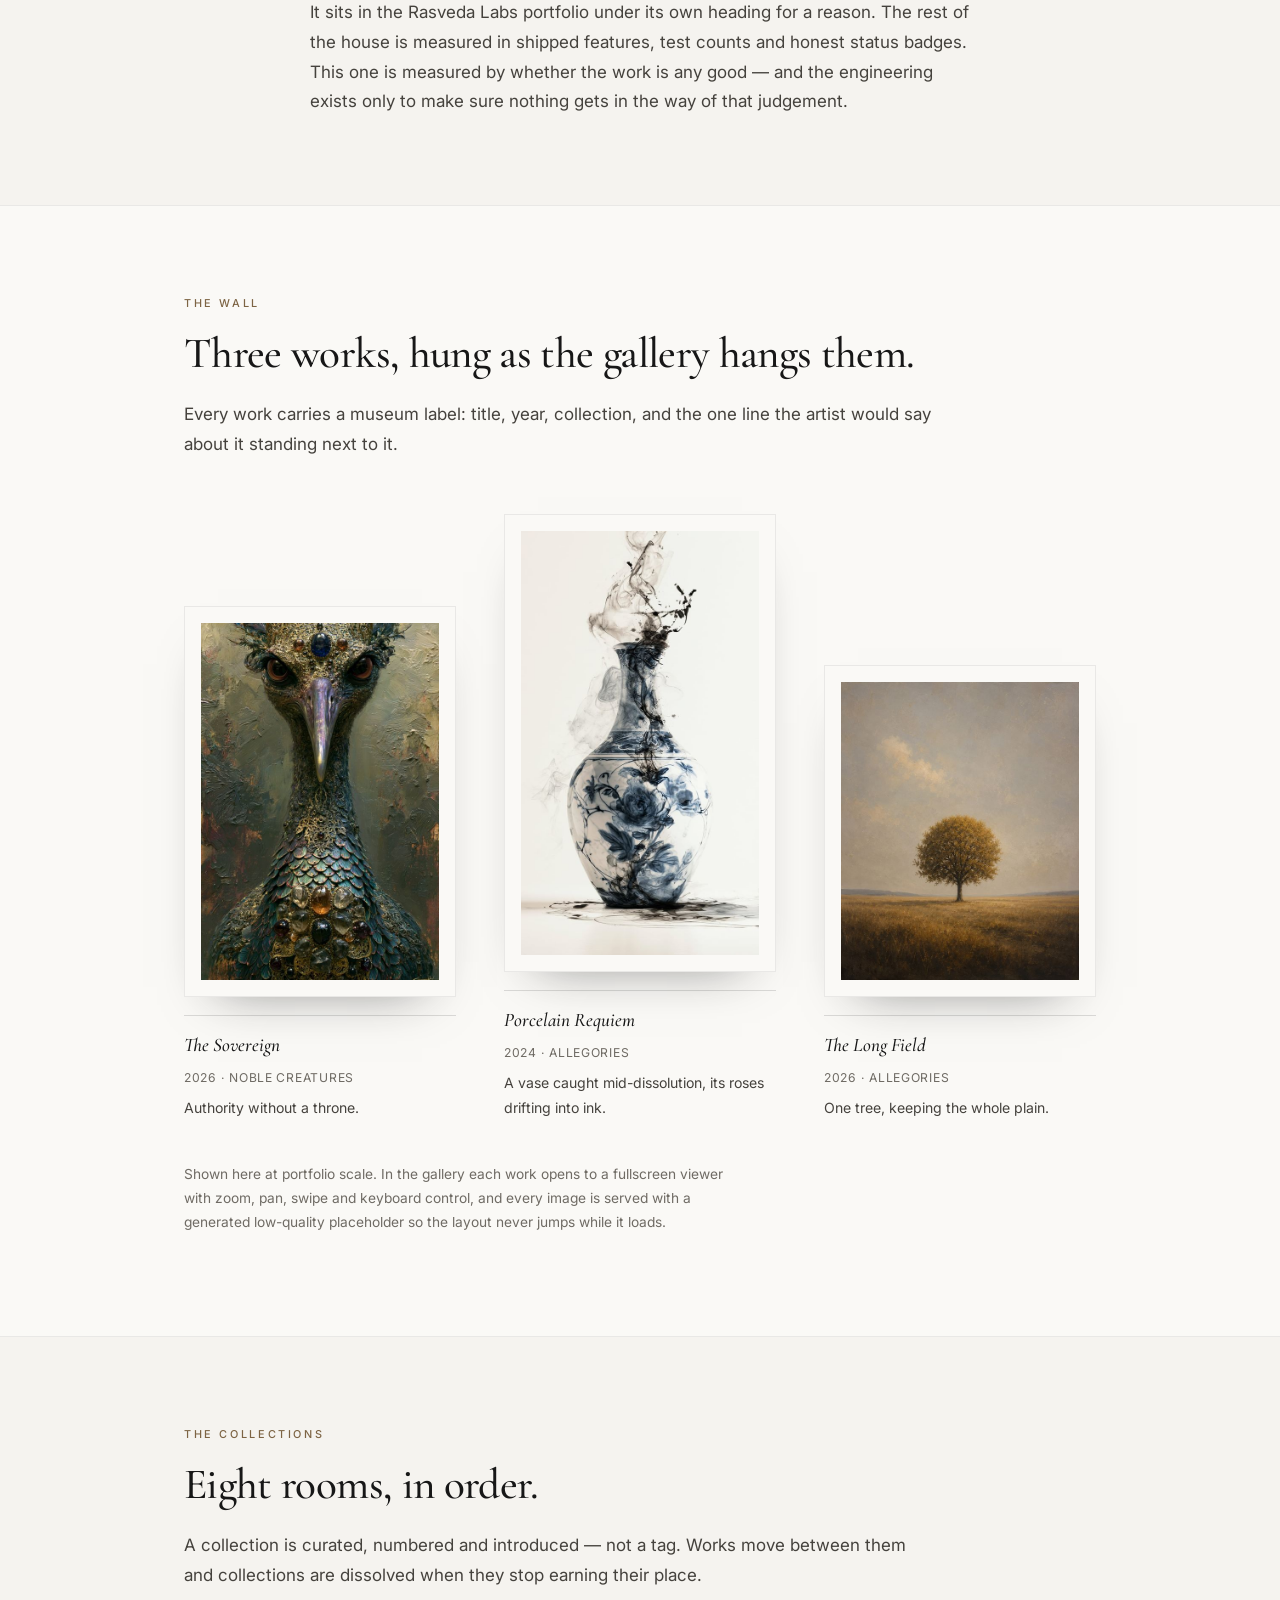
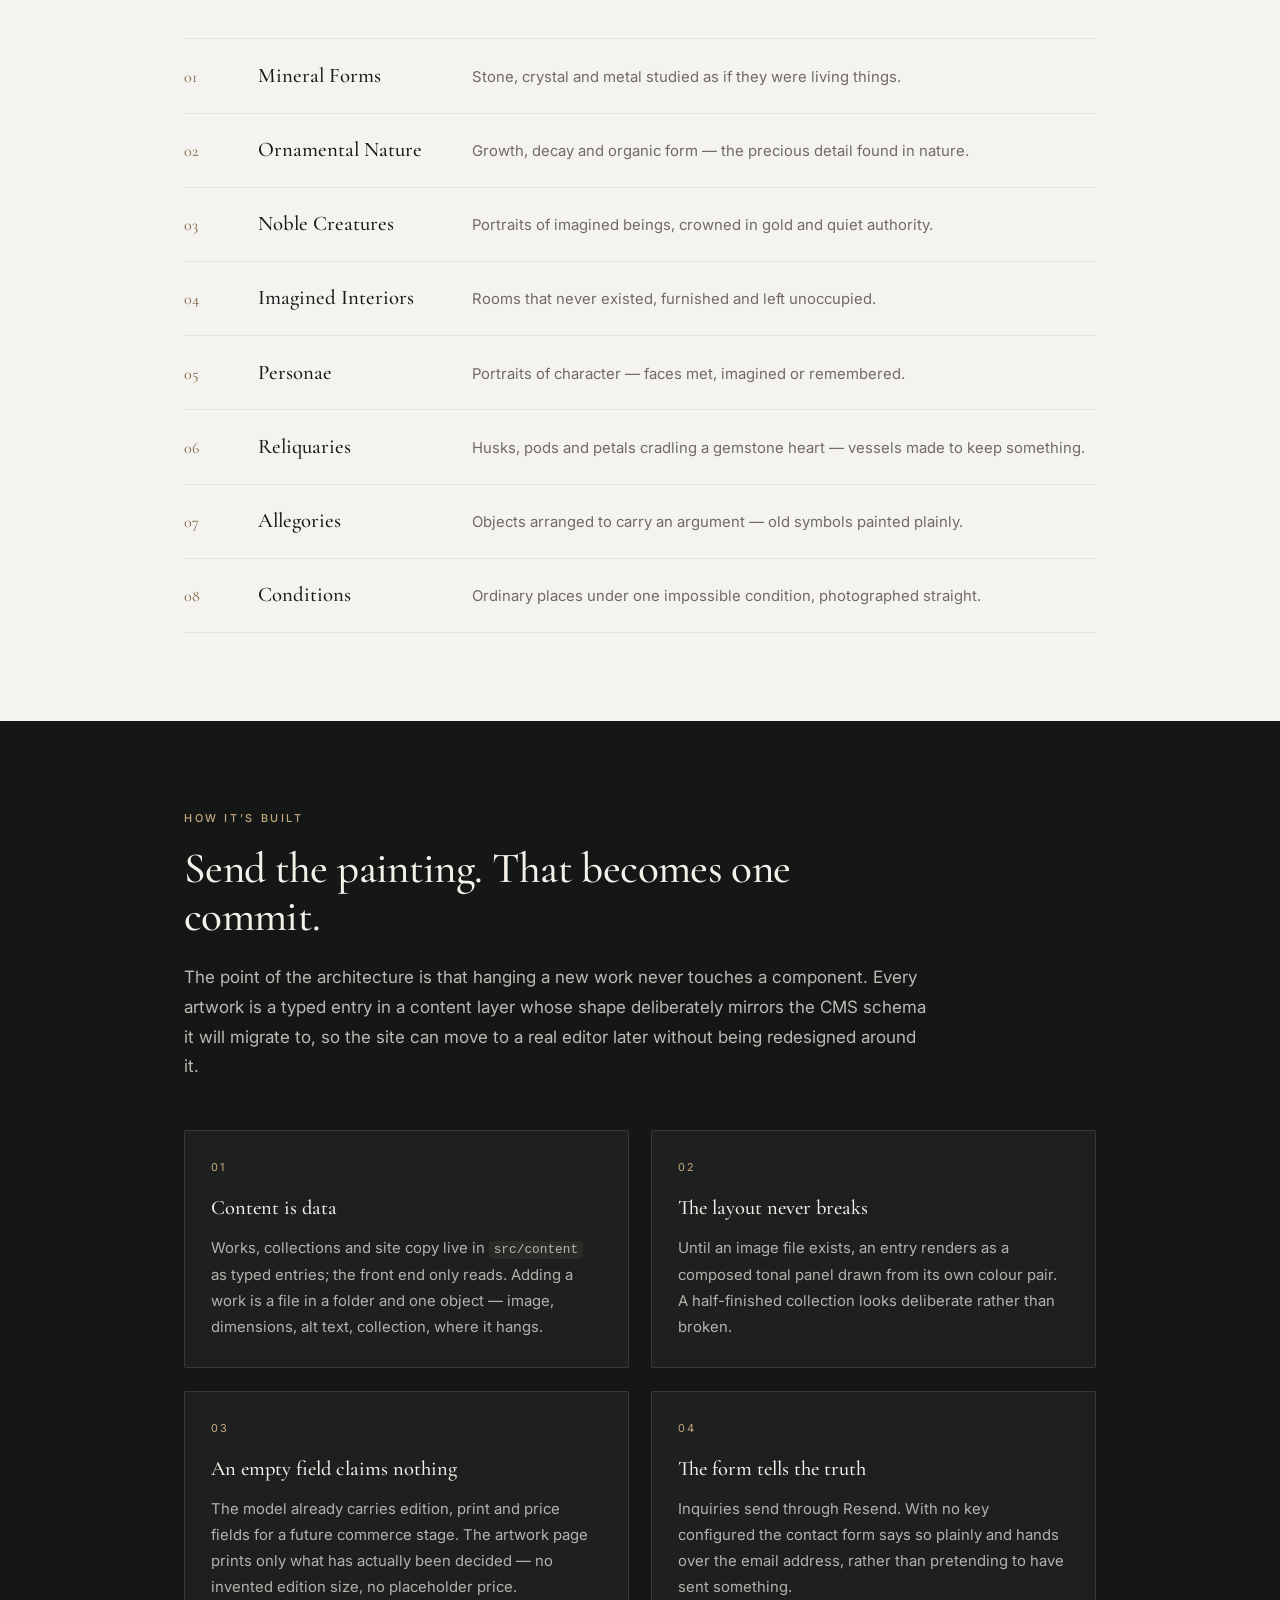
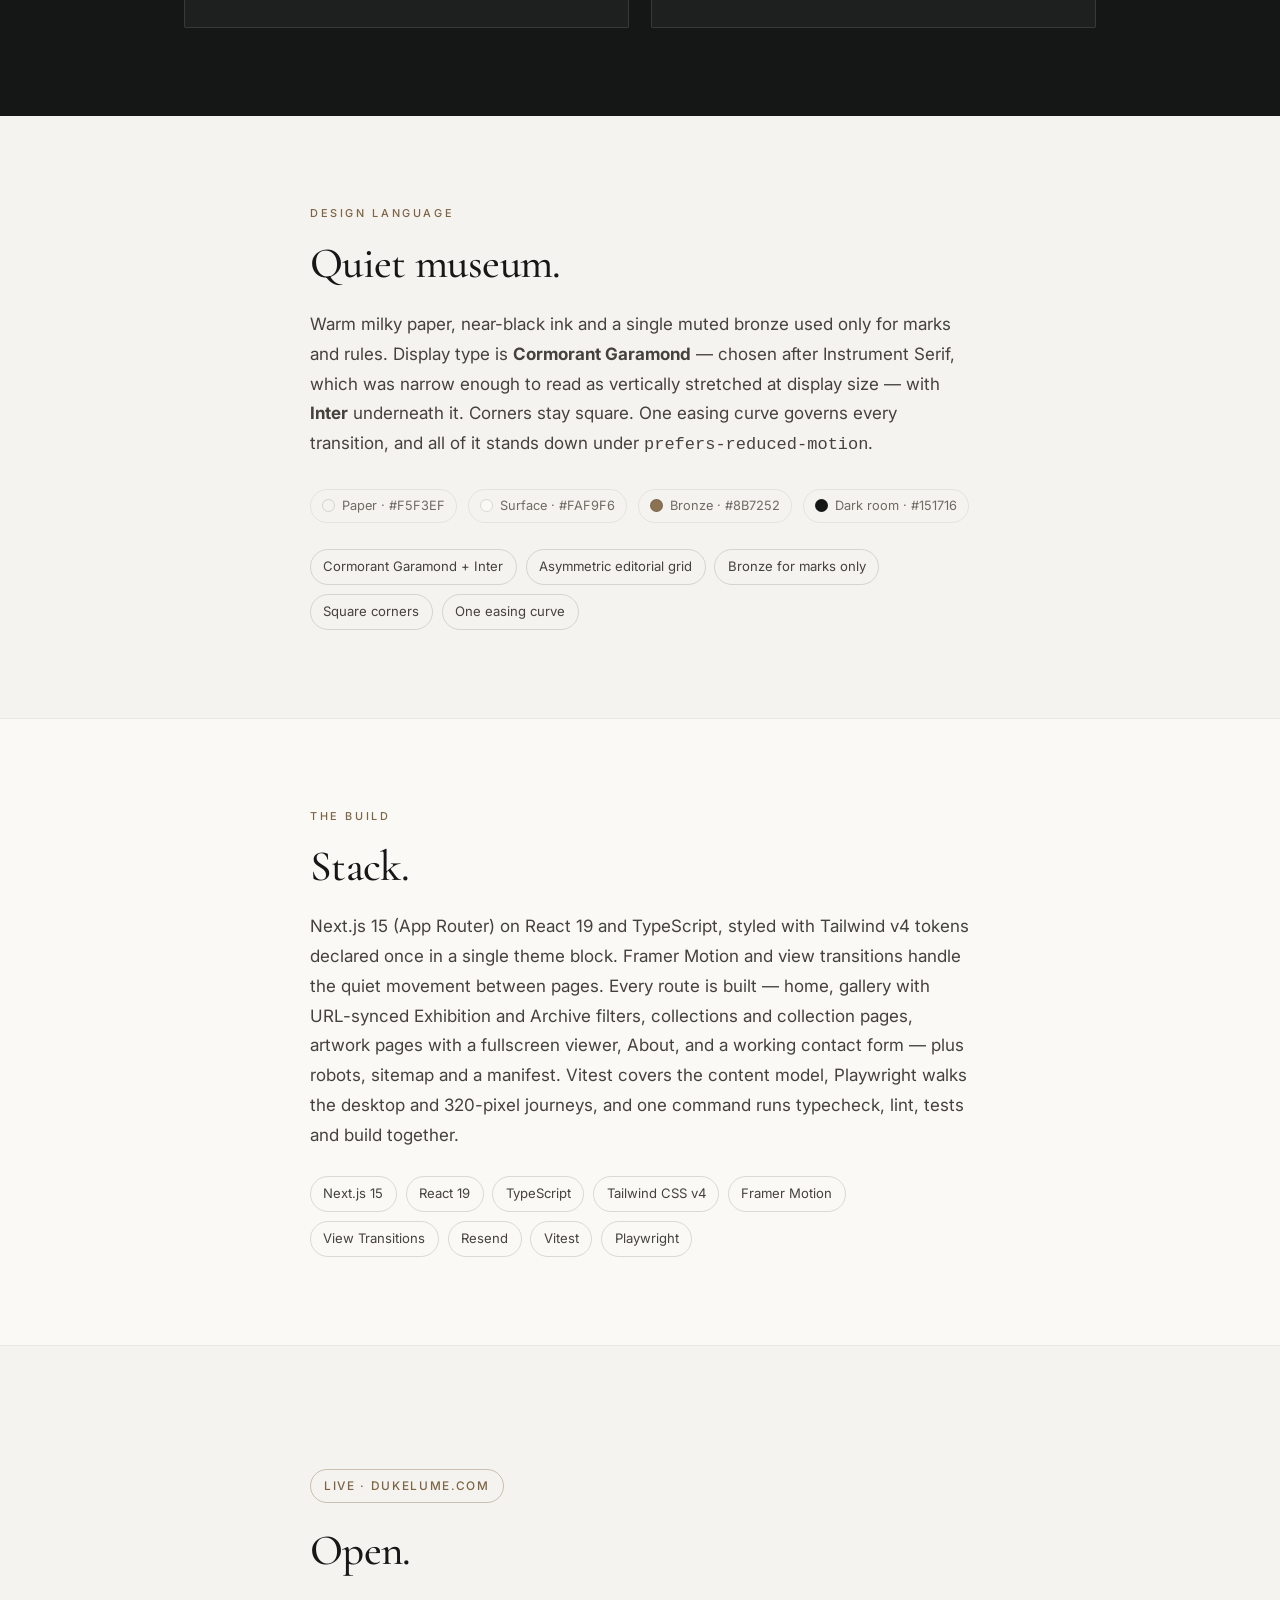
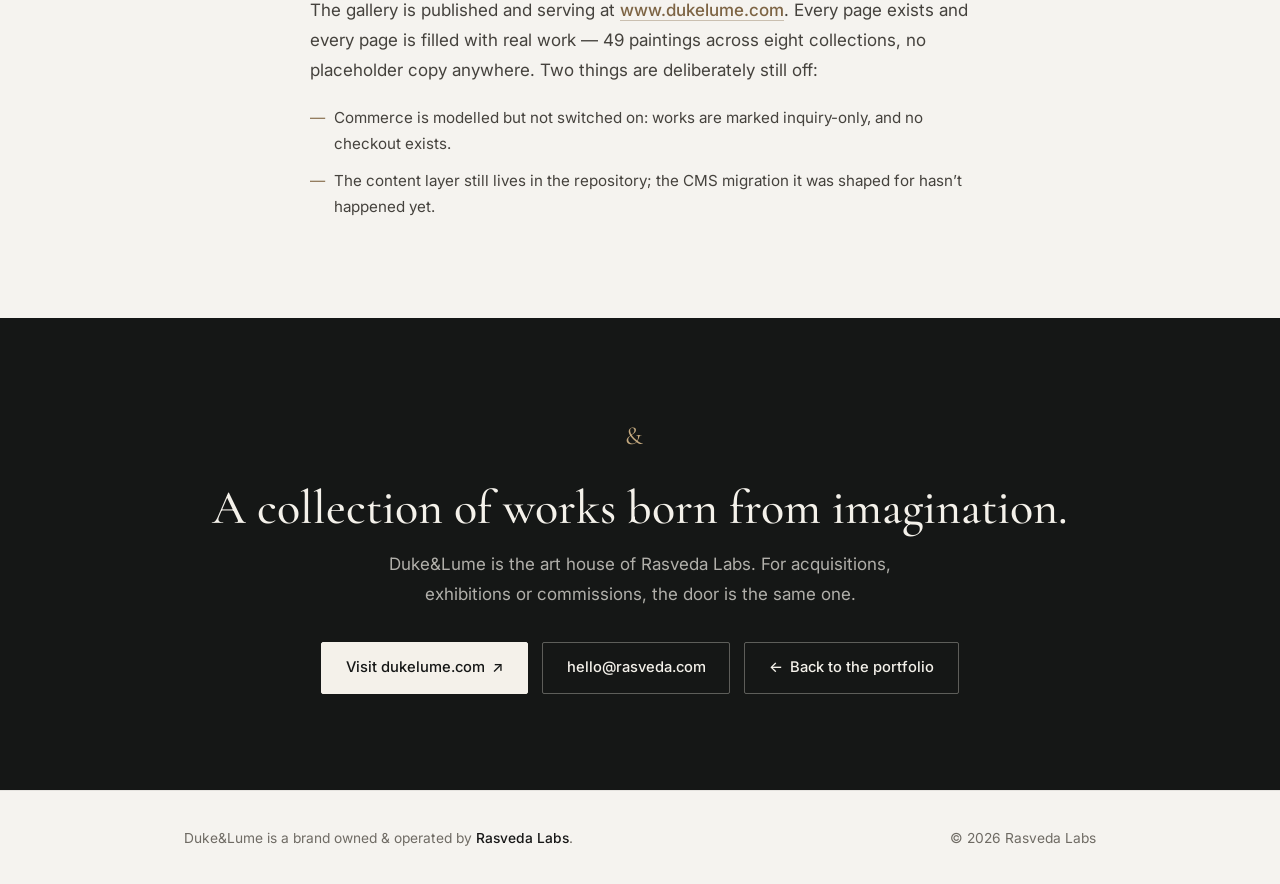
<file: brands/dukelume.html>
<!DOCTYPE html>
<html lang="en">
<head>
  <meta charset="UTF-8" />
  <meta name="viewport" content="width=device-width, initial-scale=1.0" />
  <title>Duke&amp;Lume — A quiet digital art gallery · A Rasveda Labs brand</title>
  <meta name="description" content="Duke&amp;Lume is a digital art gallery — 49 original works across eight curated collections, hung in a museum-quiet room built to stay out of their way. The art house of Rasveda Labs." />
  <meta name="theme-color" content="#f5f3ef" />

  <meta property="og:type" content="website" />
  <meta property="og:title" content="Duke&amp;Lume — A quiet digital art gallery" />
  <meta property="og:description" content="Art is our language. 49 works, eight collections, and an interface that gets out of the way." />
  <meta property="og:site_name" content="Rasveda Labs" />

  <link rel="icon" type="image/png" href="../assets/rasveda-favicon.png?v=3" />
  <link rel="apple-touch-icon" href="../assets/rasveda-icon.png?v=3" />
  <link rel="preconnect" href="https://fonts.googleapis.com" />
  <link rel="preconnect" href="https://fonts.gstatic.com" crossorigin />
  <link href="https://fonts.googleapis.com/css2?family=Cormorant+Garamond:ital,wght@0,400;0,500;0,600;1,400&family=Inter:wght@400;500;600&display=swap" rel="stylesheet" />
  <link rel="stylesheet" href="../styles/dukelume.css" />
</head>
<body>
  <a class="skip-link" href="#main">Skip to content</a>

  <header class="dl-topbar">
    <div class="dl-container dl-topbar__inner">
      <a class="dl-back" href="../index.html#brands"><span aria-hidden="true">←</span> Rasveda Labs</a>
      <span class="dl-topbar__tag">Case study · Art &amp; culture</span>
    </div>
  </header>

  <main id="main">
    <!-- HERO -->
    <section class="dl-hero">
      <div class="dl-container dl-hero__inner">
        <img class="dl-logo reveal" src="../assets/dukelume-mark.svg" alt="Duke&amp;Lume" />

        <p class="dl-eyebrow reveal">Digital art gallery</p>
        <h1 class="dl-hero__title reveal">Art is our language.</h1>
        <p class="dl-hero__lead reveal">
          The one brand in this house that isn&rsquo;t a technology venture. Duke&amp;Lume
          is a body of original digital painting — 49 works across eight curated
          collections — and a museum-quiet room built for the single purpose of
          getting out of their way.
        </p>

        <div class="dl-hero__actions reveal">
          <a class="dl-btn" href="https://www.dukelume.com" target="_blank" rel="noopener">
            Visit the gallery <span aria-hidden="true">↗</span>
          </a>
          <a class="dl-btn-ghost" href="#wall">See the works <span aria-hidden="true">↓</span></a>
          <a class="dl-btn-ghost" href="../index.html#brands"><span aria-hidden="true">←</span> Portfolio</a>
        </div>

        <dl class="dl-meta reveal" aria-label="Project details">
          <div><dt>Role</dt><dd>Art direction · Curation · Design · Engineering</dd></div>
          <div><dt>Stack</dt><dd>Next.js 15 · React 19 · TypeScript · Tailwind v4</dd></div>
          <div><dt>Status</dt><dd>Live at dukelume.com</dd></div>
        </dl>
      </div>
    </section>

    <!-- THE IDEA -->
    <section class="dl-section">
      <div class="dl-container dl-prose">
        <span class="dl-kicker reveal">The idea</span>
        <h2 class="dl-h2 reveal">A room, not a feed.</h2>
        <p class="reveal">
          Most places that show art online are shops with a gallery attached, or feeds
          that reduce a painting to a thumbnail between two advertisements. Duke&amp;Lume
          is the opposite proposition: a warm milky room, large serif type, an asymmetric
          editorial grid, and motion slow enough that you stop noticing it. Nothing on
          the page competes with what is hanging on it.
        </p>
        <p class="reveal">
          The works themselves are digital paintings — jewelled birds, dissolving
          porcelain, rooms furnished for someone who never arrives — built up in heavy
          digital oil and worked over by hand at full size. They are grouped into eight
          collections, each one an argument rather than a folder.
        </p>

        <blockquote class="dl-pull reveal">
          &ldquo;We do not paint objects. We paint impossible memories.&rdquo;
        </blockquote>

        <p class="reveal">
          It sits in the Rasveda Labs portfolio under its own heading for a reason. The
          rest of the house is measured in shipped features, test counts and honest
          status badges. This one is measured by whether the work is any good — and the
          engineering exists only to make sure nothing gets in the way of that judgement.
        </p>
      </div>
    </section>

    <!-- SIGNATURE VISUAL: THE WALL -->
    <section class="dl-section dl-section--tint" id="wall">
      <div class="dl-container">
        <div class="dl-prose">
          <span class="dl-kicker reveal">The wall</span>
          <h2 class="dl-h2 reveal">Three works, hung as the gallery hangs them.</h2>
          <p class="reveal">
            Every work carries a museum label: title, year, collection, and the one line
            the artist would say about it standing next to it.
          </p>
        </div>

        <div class="dl-wall">
          <figure class="dl-work reveal">
            <div class="dl-work__frame">
              <img src="../assets/dukelume-the-sovereign.jpg" width="560" height="840"
                   alt="A painterly close portrait of a regal bird with a jewelled golden crown, deep amber eyes, an iridescent beak and a breast set with gemstones, against a textured olive-green background." />
            </div>
            <figcaption class="dl-work__label">
              <h3 class="dl-work__title"><i>The Sovereign</i></h3>
              <p class="dl-work__meta">2026 · Noble Creatures</p>
              <p class="dl-work__note">Authority without a throne.</p>
            </figcaption>
          </figure>

          <figure class="dl-work dl-work--lifted reveal">
            <div class="dl-work__frame">
              <img src="../assets/dukelume-porcelain-requiem.jpg" width="560" height="999"
                   alt="A blue-and-white porcelain vase painted with cobalt roses, its upper half dissolving into drifting black ink and smoke against a pale background." />
            </div>
            <figcaption class="dl-work__label">
              <h3 class="dl-work__title"><i>Porcelain Requiem</i></h3>
              <p class="dl-work__meta">2024 · Allegories</p>
              <p class="dl-work__note">A vase caught mid-dissolution, its roses drifting into ink.</p>
            </figcaption>
          </figure>

          <figure class="dl-work reveal">
            <div class="dl-work__frame">
              <img src="../assets/dukelume-the-long-field.jpg" width="560" height="700"
                   alt="A painterly landscape of a solitary round-crowned golden tree standing alone in an open plain under a wide pale sky." />
            </div>
            <figcaption class="dl-work__label">
              <h3 class="dl-work__title"><i>The Long Field</i></h3>
              <p class="dl-work__meta">2026 · Allegories</p>
              <p class="dl-work__note">One tree, keeping the whole plain.</p>
            </figcaption>
          </figure>
        </div>

        <p class="dl-wall__foot reveal">
          Shown here at portfolio scale. In the gallery each work opens to a fullscreen
          viewer with zoom, pan, swipe and keyboard control, and every image is served
          with a generated low-quality placeholder so the layout never jumps while it loads.
        </p>
      </div>
    </section>

    <!-- COLLECTIONS -->
    <section class="dl-section">
      <div class="dl-container">
        <div class="dl-prose">
          <span class="dl-kicker reveal">The collections</span>
          <h2 class="dl-h2 reveal">Eight rooms, in order.</h2>
          <p class="reveal">
            A collection is curated, numbered and introduced — not a tag. Works move
            between them and collections are dissolved when they stop earning their place.
          </p>
        </div>

        <div class="dl-collections">
          <article class="dl-collection reveal">
            <span class="dl-collection__num">01</span>
            <h3 class="dl-collection__name">Mineral Forms</h3>
            <p class="dl-collection__desc">Stone, crystal and metal studied as if they were living things.</p>
          </article>
          <article class="dl-collection reveal">
            <span class="dl-collection__num">02</span>
            <h3 class="dl-collection__name">Ornamental Nature</h3>
            <p class="dl-collection__desc">Growth, decay and organic form — the precious detail found in nature.</p>
          </article>
          <article class="dl-collection reveal">
            <span class="dl-collection__num">03</span>
            <h3 class="dl-collection__name">Noble Creatures</h3>
            <p class="dl-collection__desc">Portraits of imagined beings, crowned in gold and quiet authority.</p>
          </article>
          <article class="dl-collection reveal">
            <span class="dl-collection__num">04</span>
            <h3 class="dl-collection__name">Imagined Interiors</h3>
            <p class="dl-collection__desc">Rooms that never existed, furnished and left unoccupied.</p>
          </article>
          <article class="dl-collection reveal">
            <span class="dl-collection__num">05</span>
            <h3 class="dl-collection__name">Personae</h3>
            <p class="dl-collection__desc">Portraits of character — faces met, imagined or remembered.</p>
          </article>
          <article class="dl-collection reveal">
            <span class="dl-collection__num">06</span>
            <h3 class="dl-collection__name">Reliquaries</h3>
            <p class="dl-collection__desc">Husks, pods and petals cradling a gemstone heart — vessels made to keep something.</p>
          </article>
          <article class="dl-collection reveal">
            <span class="dl-collection__num">07</span>
            <h3 class="dl-collection__name">Allegories</h3>
            <p class="dl-collection__desc">Objects arranged to carry an argument — old symbols painted plainly.</p>
          </article>
          <article class="dl-collection reveal">
            <span class="dl-collection__num">08</span>
            <h3 class="dl-collection__name">Conditions</h3>
            <p class="dl-collection__desc">Ordinary places under one impossible condition, photographed straight.</p>
          </article>
        </div>
      </div>
    </section>

    <!-- HOW IT'S BUILT -->
    <section class="dl-section dl-section--dark">
      <div class="dl-container">
        <div class="dl-prose">
          <span class="dl-kicker reveal">How it&rsquo;s built</span>
          <h2 class="dl-h2 reveal">Send the painting. That becomes one commit.</h2>
          <p class="reveal">
            The point of the architecture is that hanging a new work never touches a
            component. Every artwork is a typed entry in a content layer whose shape
            deliberately mirrors the CMS schema it will migrate to, so the site can move
            to a real editor later without being redesigned around it.
          </p>
        </div>

        <div class="dl-cards">
          <article class="dl-card reveal">
            <span class="dl-card__idx">01</span>
            <h3>Content is data</h3>
            <p>
              Works, collections and site copy live in <code>src/content</code> as typed
              entries; the front end only reads. Adding a work is a file in a folder and
              one object — image, dimensions, alt text, collection, where it hangs.
            </p>
          </article>
          <article class="dl-card reveal">
            <span class="dl-card__idx">02</span>
            <h3>The layout never breaks</h3>
            <p>
              Until an image file exists, an entry renders as a composed tonal panel drawn
              from its own colour pair. A half-finished collection looks deliberate rather
              than broken.
            </p>
          </article>
          <article class="dl-card reveal">
            <span class="dl-card__idx">03</span>
            <h3>An empty field claims nothing</h3>
            <p>
              The model already carries edition, print and price fields for a future
              commerce stage. The artwork page prints only what has actually been decided
              — no invented edition size, no placeholder price.
            </p>
          </article>
          <article class="dl-card reveal">
            <span class="dl-card__idx">04</span>
            <h3>The form tells the truth</h3>
            <p>
              Inquiries send through Resend. With no key configured the contact form says
              so plainly and hands over the email address, rather than pretending to have
              sent something.
            </p>
          </article>
        </div>
      </div>
    </section>

    <!-- DESIGN LANGUAGE -->
    <section class="dl-section">
      <div class="dl-container dl-prose">
        <span class="dl-kicker reveal">Design language</span>
        <h2 class="dl-h2 reveal">Quiet museum.</h2>
        <p class="reveal">
          Warm milky paper, near-black ink and a single muted bronze used only for marks
          and rules. Display type is <strong>Cormorant Garamond</strong> — chosen after
          Instrument Serif, which was narrow enough to read as vertically stretched at
          display size — with <strong>Inter</strong> underneath it. Corners stay square.
          One easing curve governs every transition, and all of it stands down under
          <code>prefers-reduced-motion</code>.
        </p>

        <ul class="dl-palette reveal" aria-label="Core palette">
          <li class="dl-swatch"><span class="dl-swatch__dot" style="background:#f5f3ef"></span> Paper · #F5F3EF</li>
          <li class="dl-swatch"><span class="dl-swatch__dot" style="background:#faf9f6"></span> Surface · #FAF9F6</li>
          <li class="dl-swatch"><span class="dl-swatch__dot" style="background:#8b7252"></span> Bronze · #8B7252</li>
          <li class="dl-swatch"><span class="dl-swatch__dot" style="background:#151716"></span> Dark room · #151716</li>
        </ul>

        <ul class="dl-chips reveal" aria-label="Design notes">
          <li>Cormorant Garamond + Inter</li>
          <li>Asymmetric editorial grid</li>
          <li>Bronze for marks only</li>
          <li>Square corners</li>
          <li>One easing curve</li>
        </ul>
      </div>
    </section>

    <!-- STACK -->
    <section class="dl-section dl-section--tint">
      <div class="dl-container dl-prose">
        <span class="dl-kicker reveal">The build</span>
        <h2 class="dl-h2 reveal">Stack.</h2>
        <p class="reveal">
          Next.js 15 (App Router) on React 19 and TypeScript, styled with Tailwind v4
          tokens declared once in a single theme block. Framer Motion and view
          transitions handle the quiet movement between pages. Every route is built —
          home, gallery with URL-synced Exhibition and Archive filters, collections and
          collection pages, artwork pages with a fullscreen viewer, About, and a working
          contact form — plus robots, sitemap and a manifest. Vitest covers the content
          model, Playwright walks the desktop and 320-pixel journeys, and one command
          runs typecheck, lint, tests and build together.
        </p>
        <div class="dl-stack reveal" aria-label="Technologies">
          <span>Next.js 15</span><span>React 19</span><span>TypeScript</span>
          <span>Tailwind CSS v4</span><span>Framer Motion</span>
          <span>View Transitions</span><span>Resend</span>
          <span>Vitest</span><span>Playwright</span>
        </div>
      </div>
    </section>

    <!-- STATUS -->
    <section class="dl-section">
      <div class="dl-container dl-prose">
        <span class="dl-kicker reveal">Status</span>
        <div class="reveal"><span class="dl-status-badge">Live · dukelume.com</span></div>
        <h2 class="dl-h2 reveal">Open.</h2>
        <p class="reveal">
          The gallery is published and serving at
          <a class="dl-inline-link" href="https://www.dukelume.com" target="_blank" rel="noopener">www.dukelume.com</a>.
          Every page exists and every page is filled with real work — 49 paintings across
          eight collections, no placeholder copy anywhere. Two things are deliberately
          still off:
        </p>
        <ul class="dl-list reveal">
          <li>Commerce is modelled but not switched on: works are marked inquiry-only, and no checkout exists.</li>
          <li>The content layer still lives in the repository; the CMS migration it was shaped for hasn&rsquo;t happened yet.</li>
        </ul>
      </div>
    </section>

    <!-- CTA -->
    <section class="dl-cta">
      <div class="dl-container">
        <p class="dl-cta__mark reveal" aria-hidden="true">&amp;</p>
        <h2 class="dl-cta__title reveal">A collection of works born from imagination.</h2>
        <p class="dl-cta__lead reveal">
          Duke&amp;Lume is the art house of Rasveda Labs. For acquisitions, exhibitions or
          commissions, the door is the same one.
        </p>
        <div class="dl-cta__actions reveal">
          <a class="dl-btn" href="https://www.dukelume.com" target="_blank" rel="noopener">
            Visit dukelume.com <span aria-hidden="true">↗</span>
          </a>
          <a class="dl-btn-ghost" href="mailto:hello@rasveda.com">hello@rasveda.com</a>
          <a class="dl-btn-ghost" href="../index.html#brands">
            <span aria-hidden="true">←</span> Back to the portfolio
          </a>
        </div>
      </div>
    </section>
  </main>

  <footer class="dl-footer">
    <div class="dl-container dl-footer__inner">
      <p>Duke&amp;Lume is a brand owned &amp; operated by <a href="../index.html">Rasveda Labs</a>.</p>
      <p>&copy; <span id="year">2026</span> Rasveda Labs</p>
    </div>
  </footer>

  <script>
    (function () {
      var items = document.querySelectorAll(".reveal");
      var reduce = window.matchMedia("(prefers-reduced-motion: reduce)").matches;
      if (reduce || !("IntersectionObserver" in window)) {
        items.forEach(function (el) { el.classList.add("is-visible"); });
      } else {
        var io = new IntersectionObserver(function (entries, obs) {
          entries.forEach(function (e) {
            if (e.isIntersecting) { e.target.classList.add("is-visible"); obs.unobserve(e.target); }
          });
        }, { threshold: 0.12, rootMargin: "0px 0px -6% 0px" });
        items.forEach(function (el) { io.observe(el); });
      }
      var y = document.getElementById("year");
      if (y) y.textContent = new Date().getFullYear();
    })();
  </script>
</body>
</html>
</file>
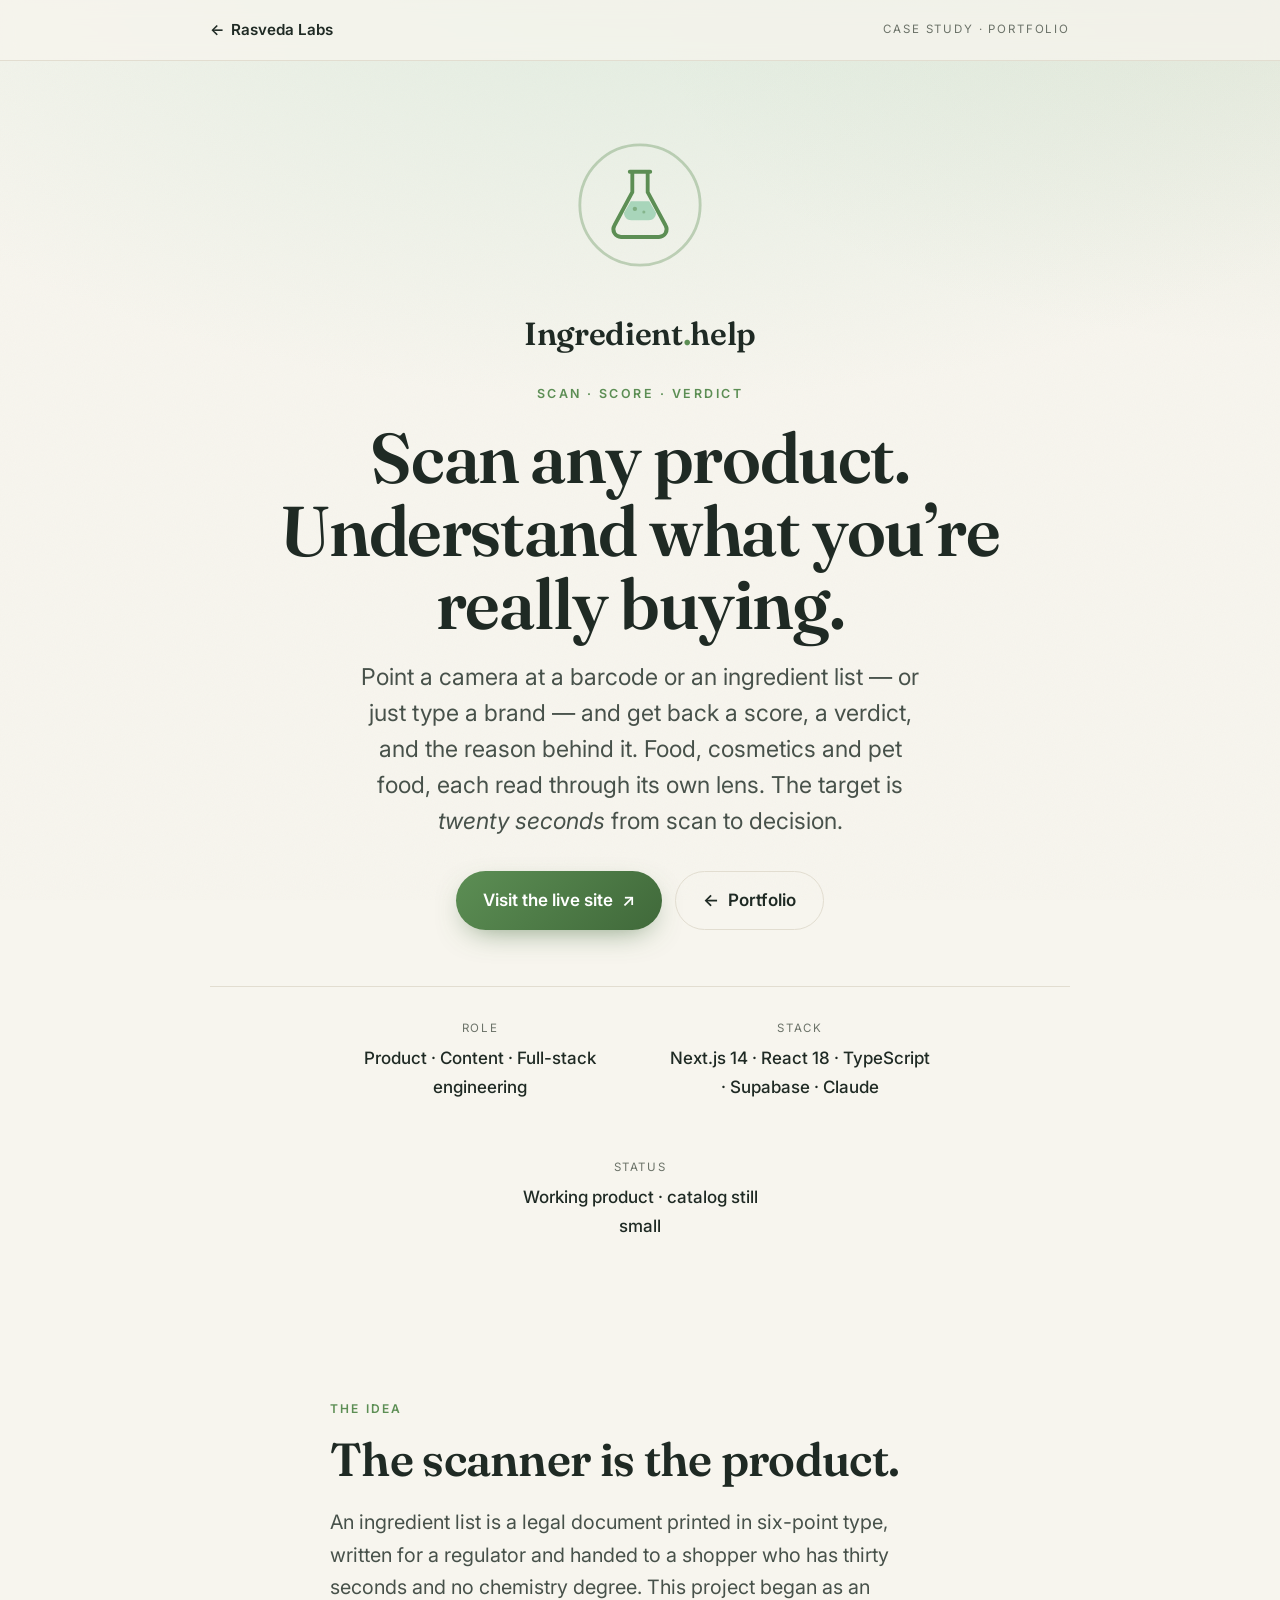
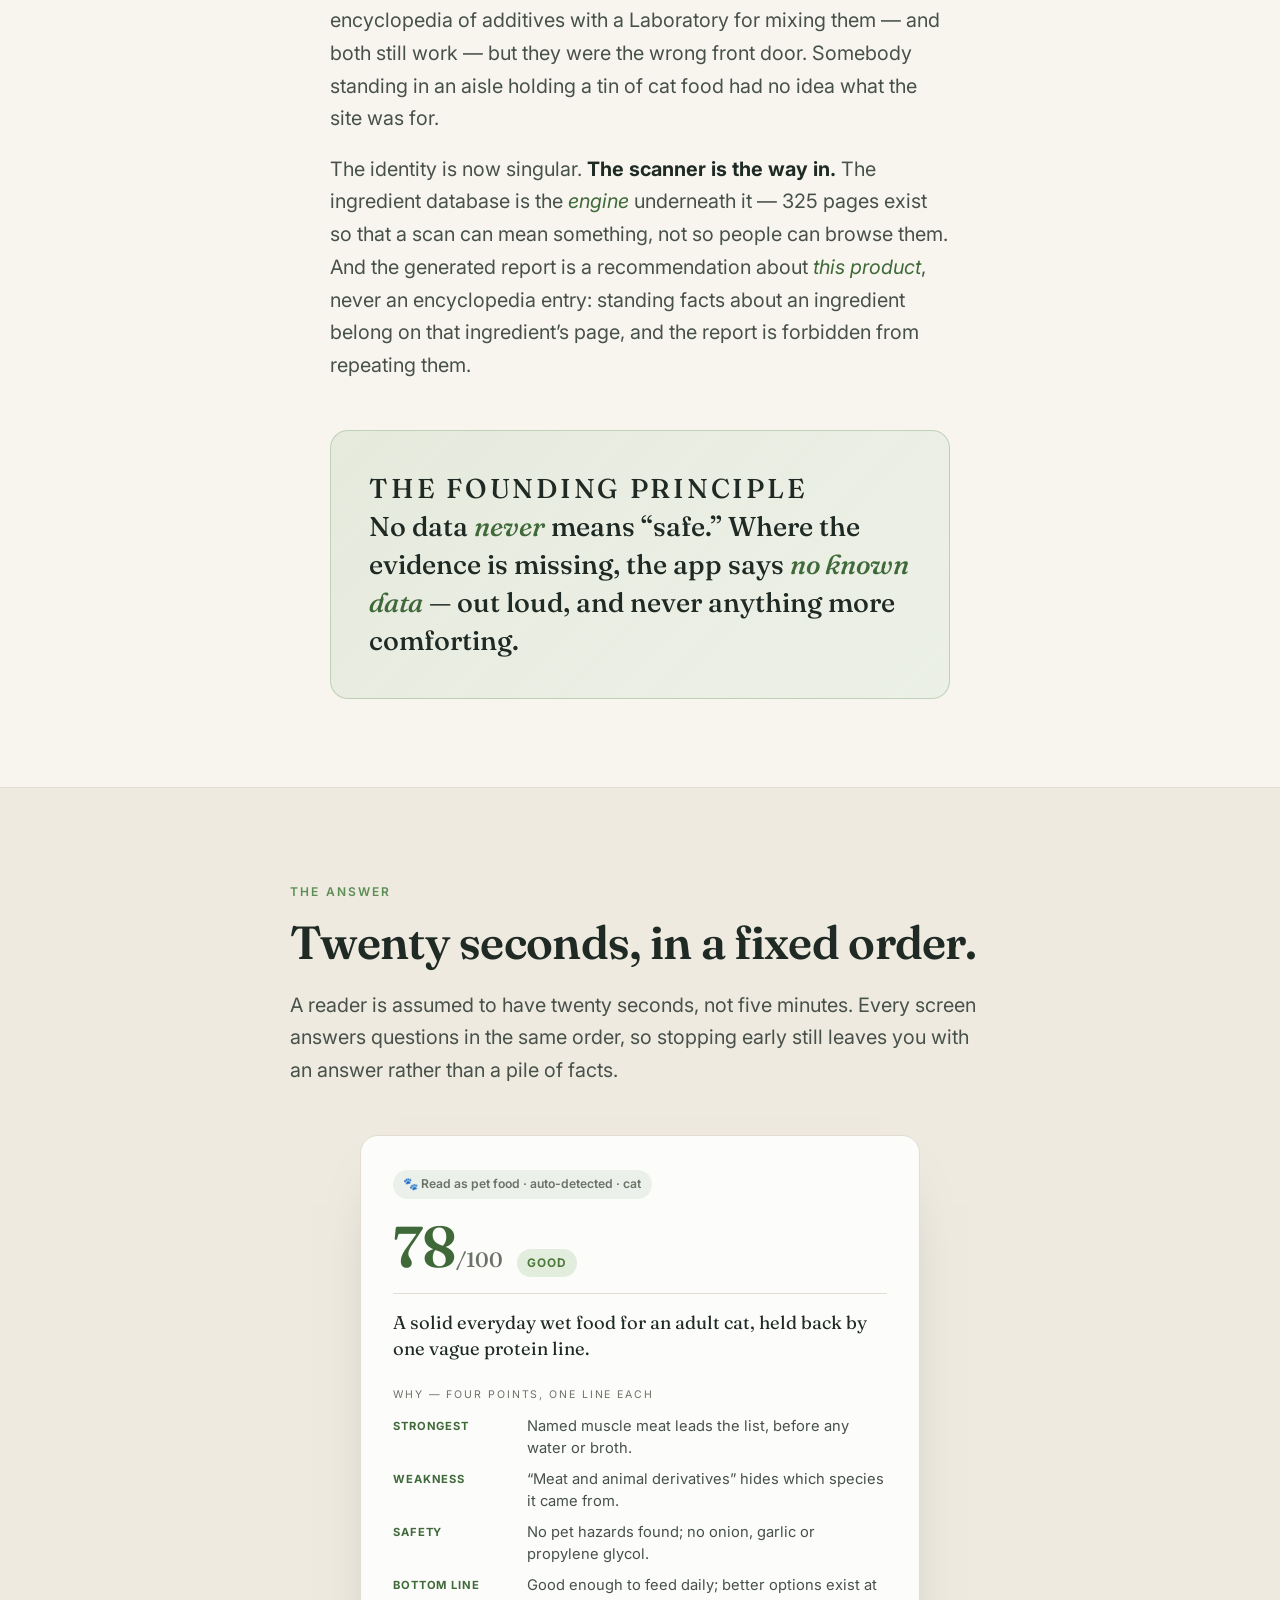
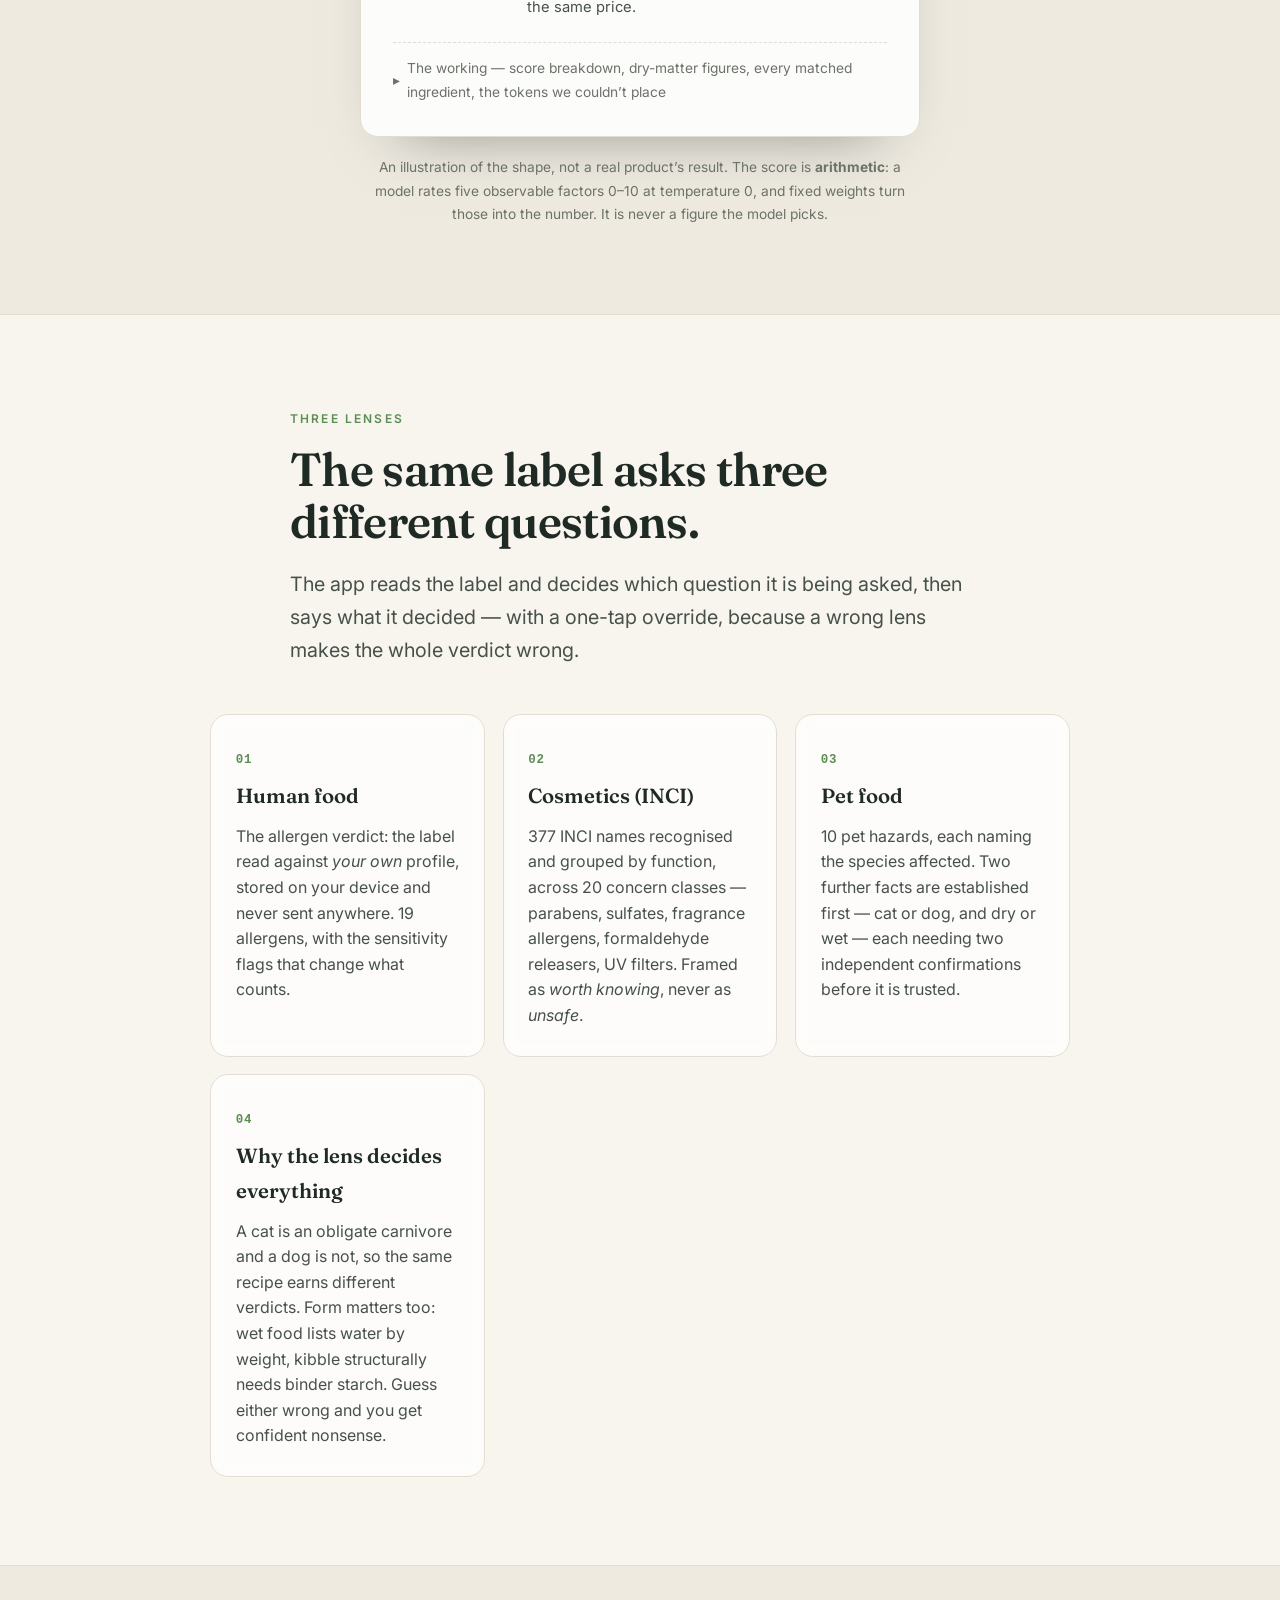
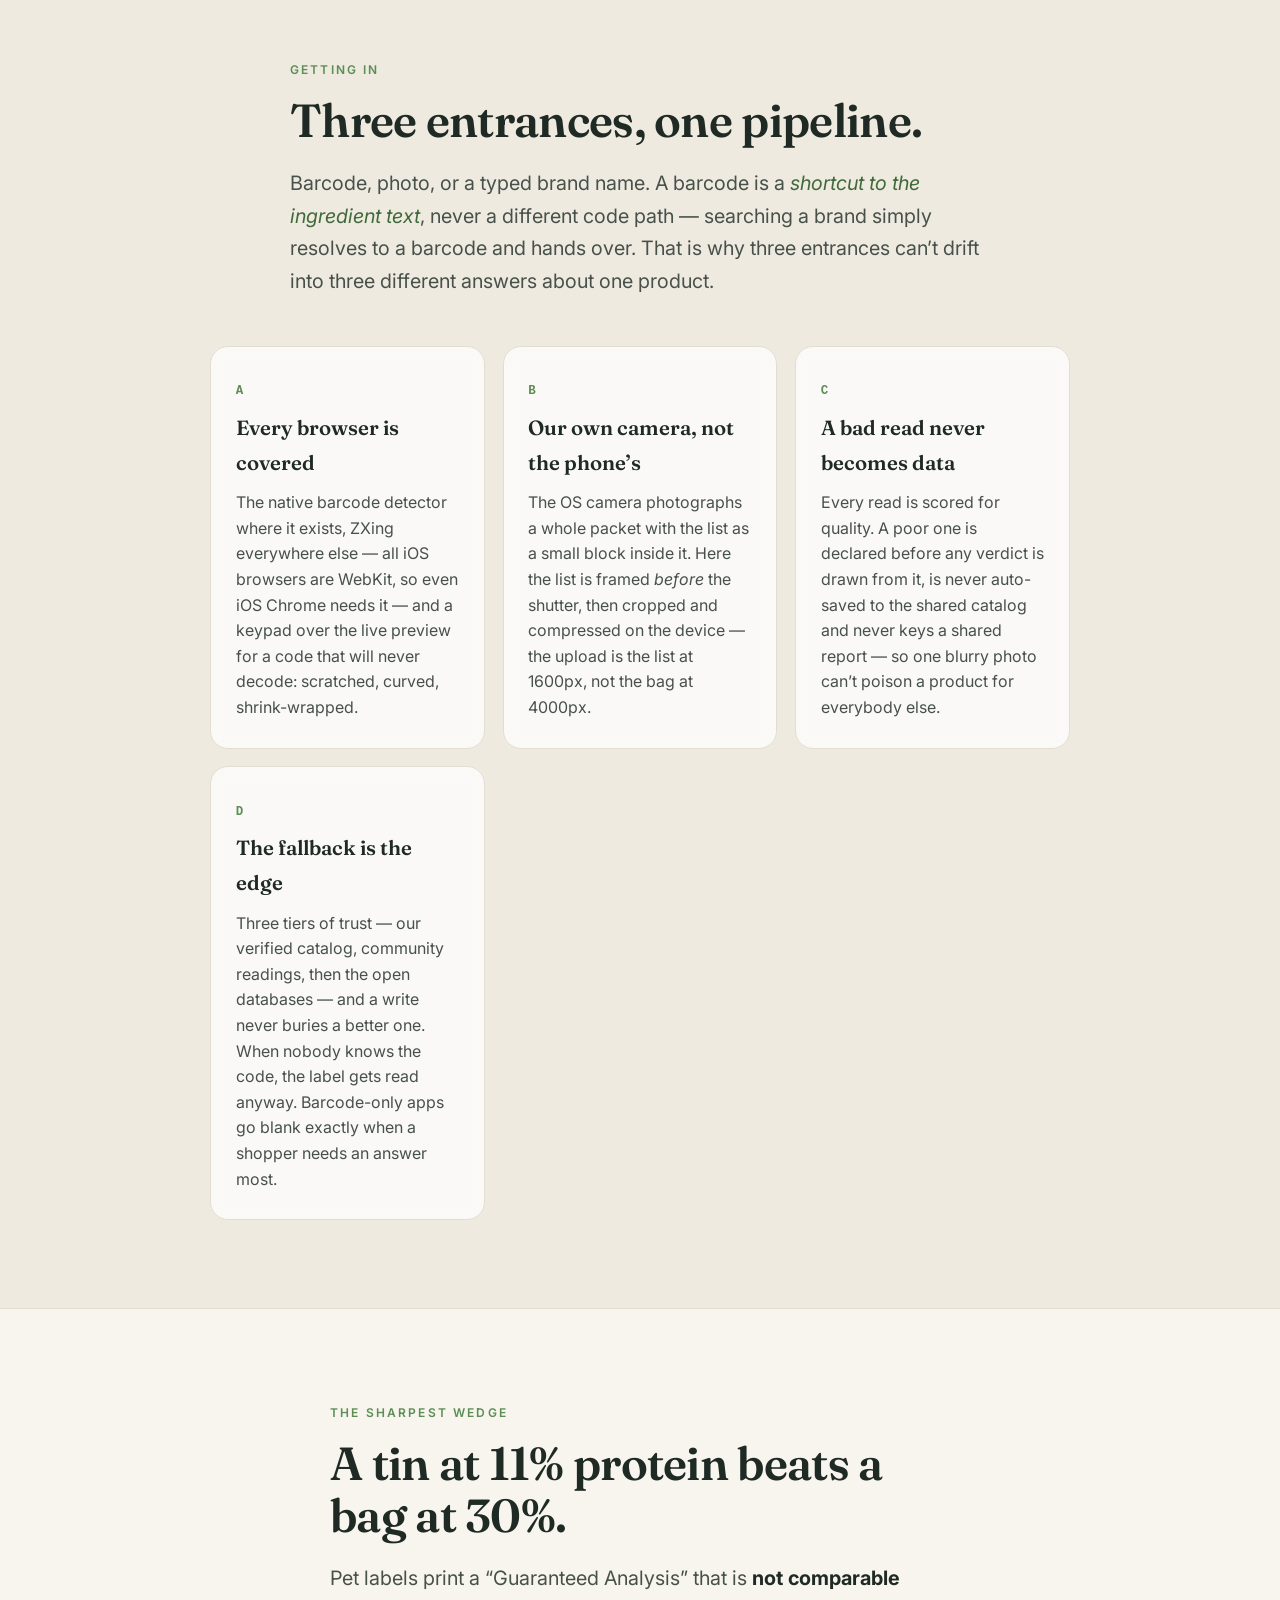
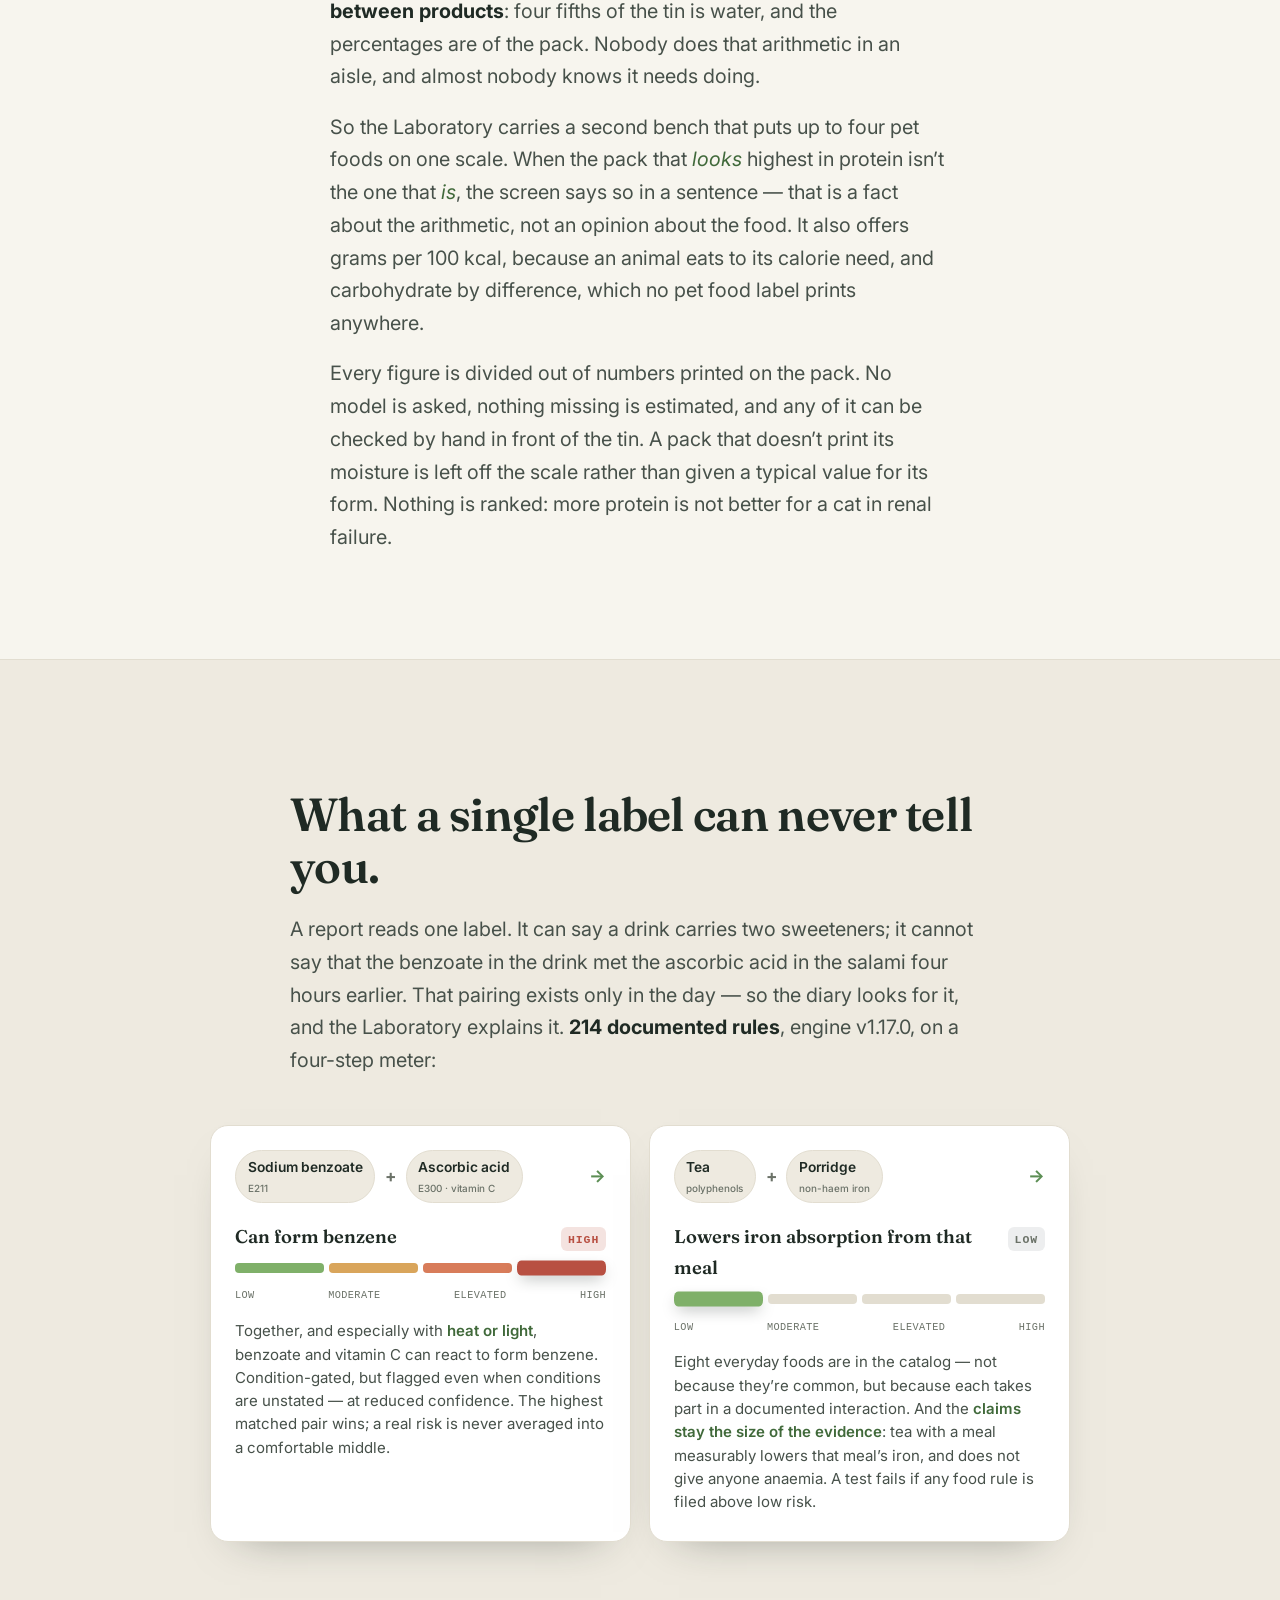
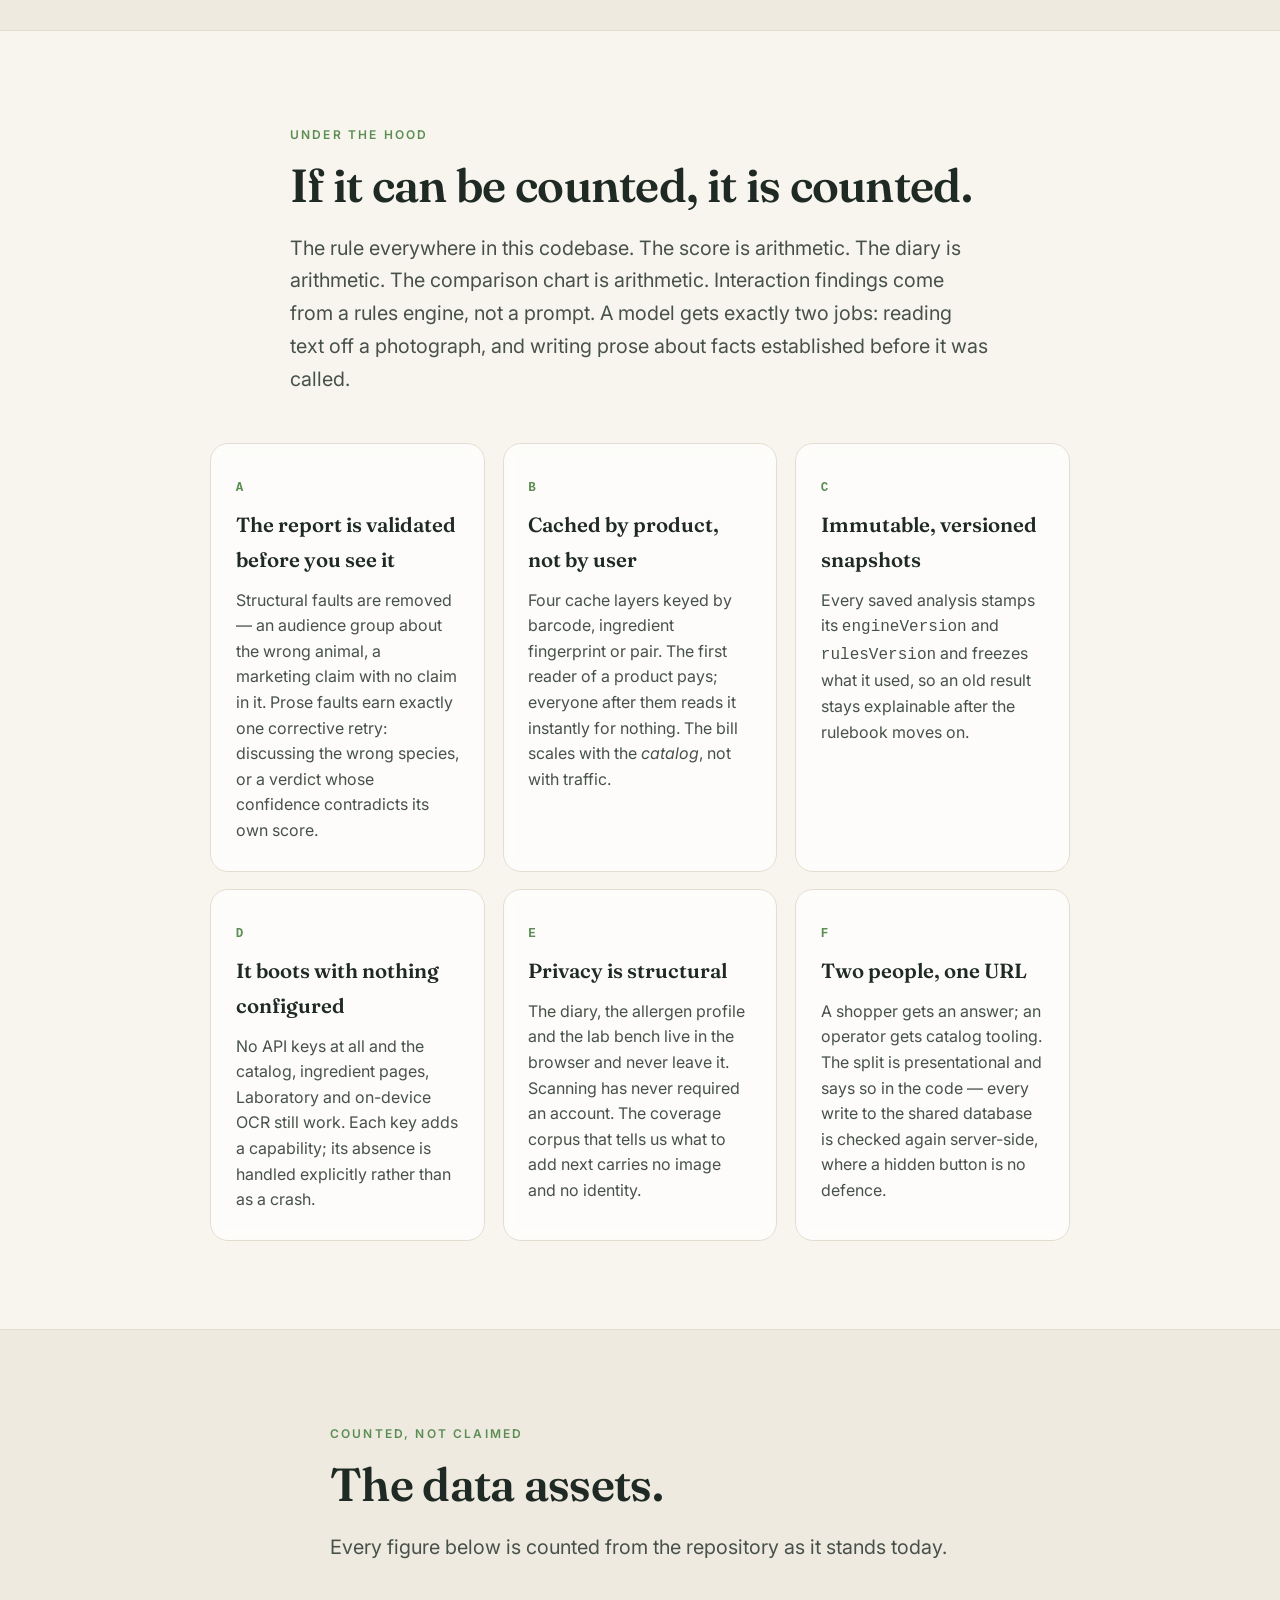
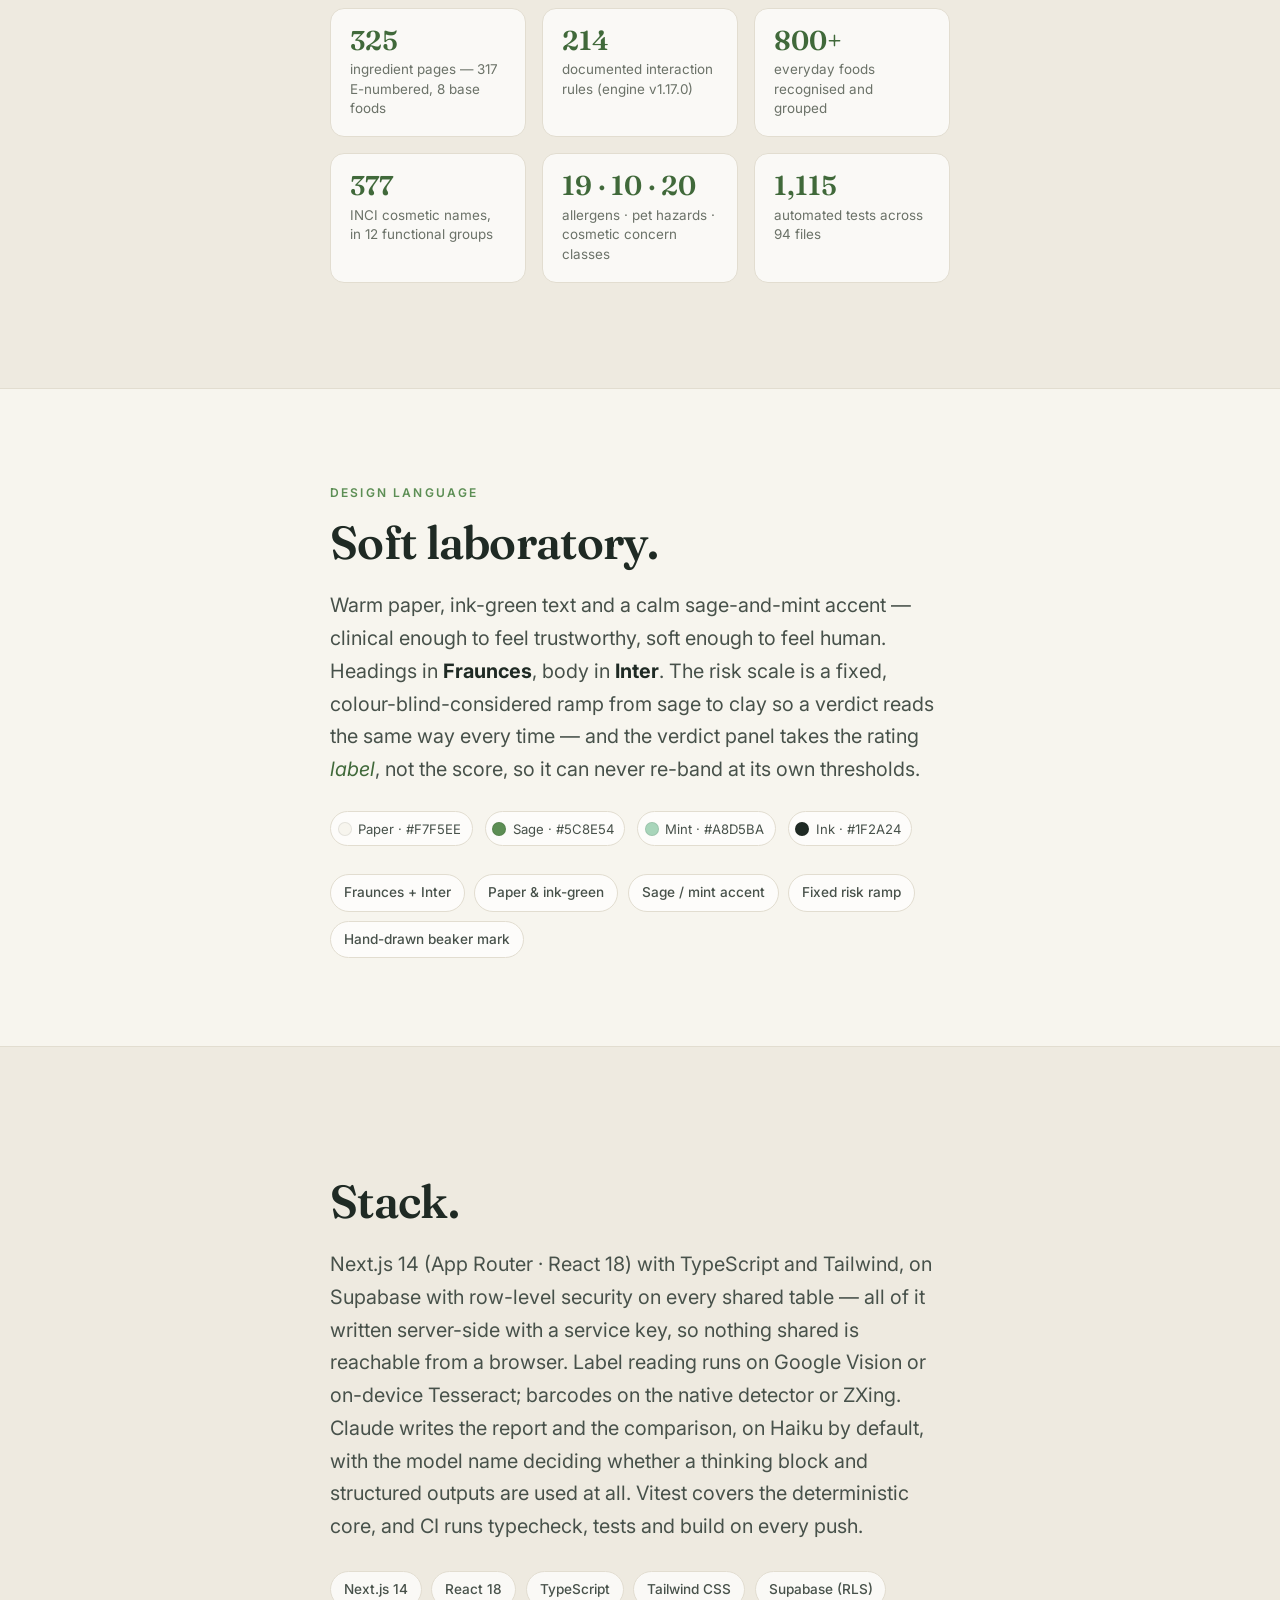
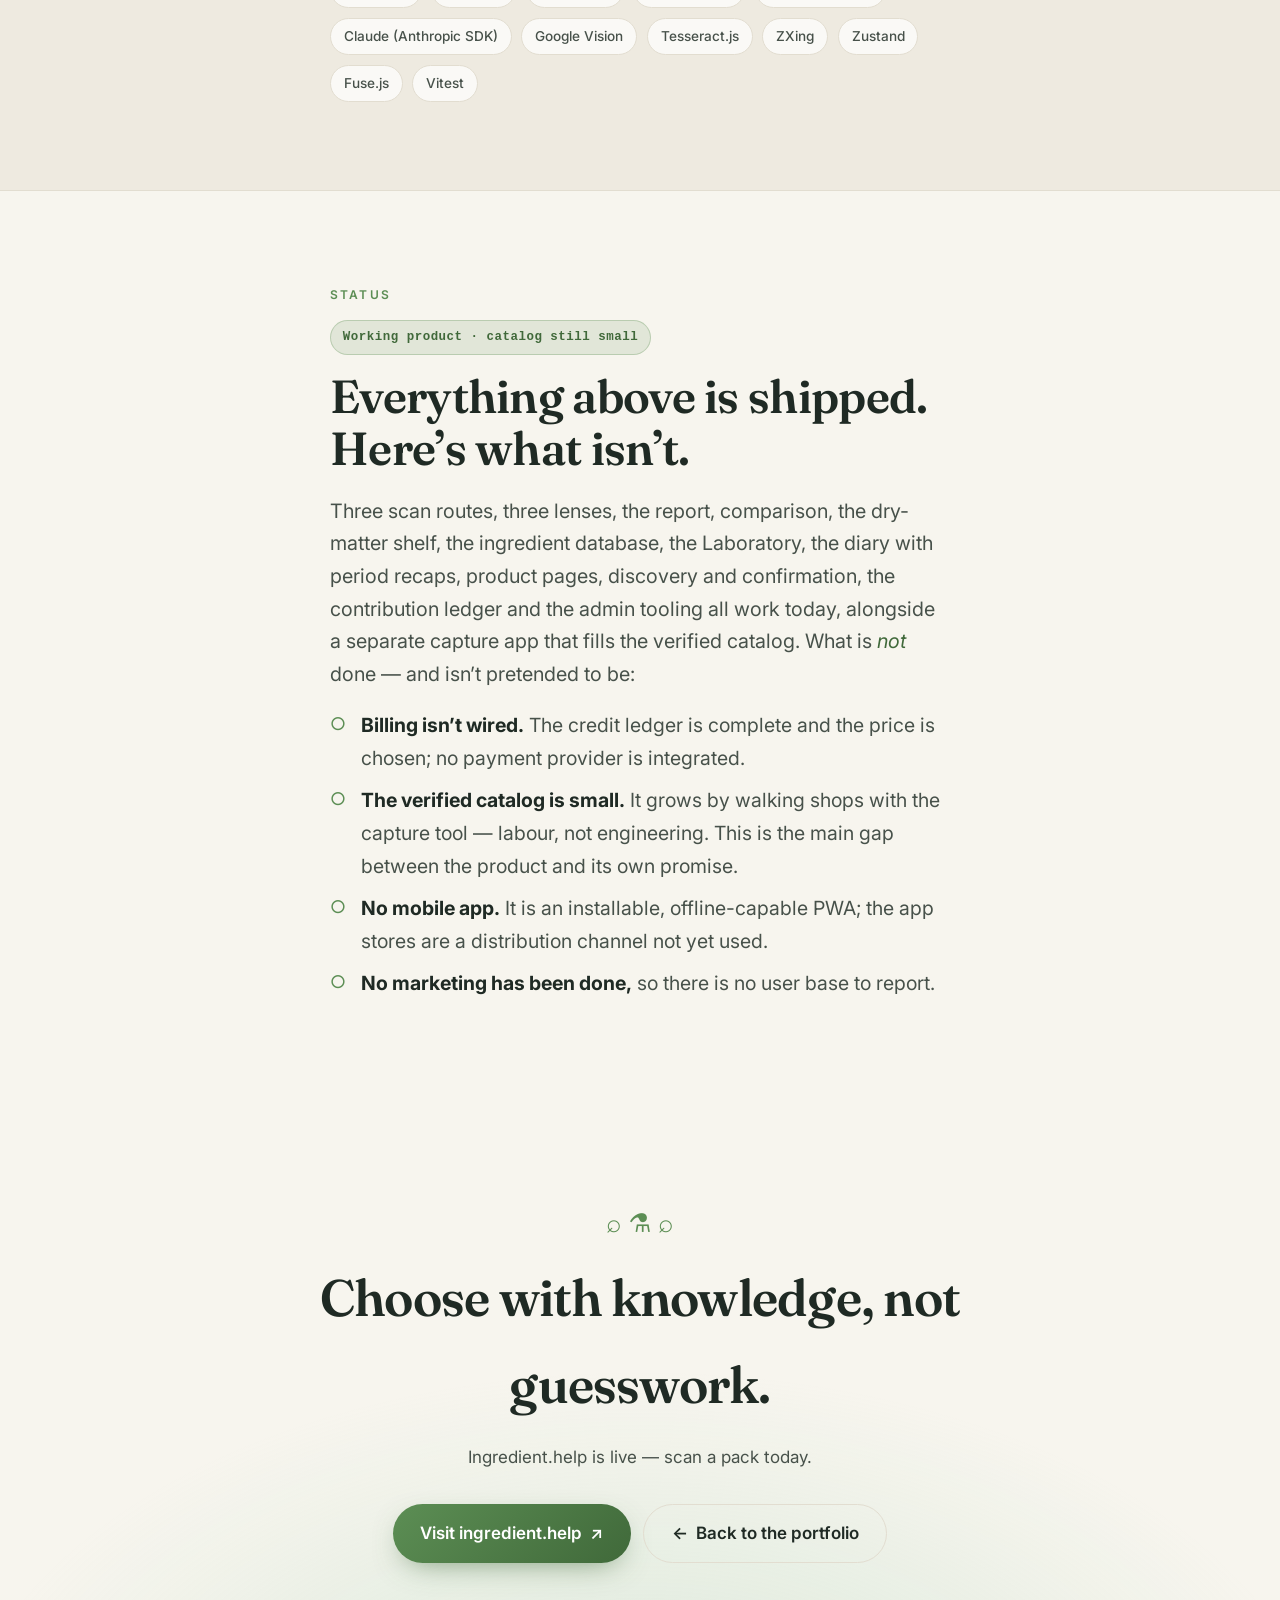
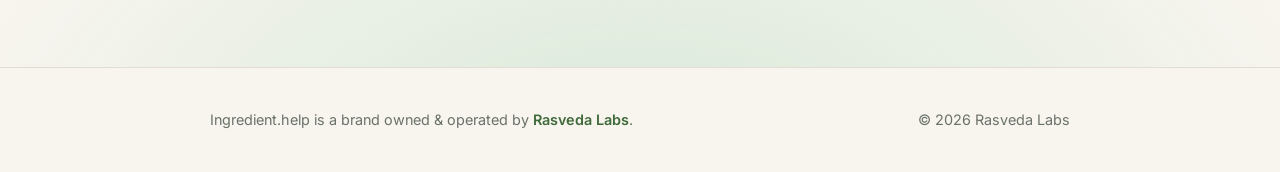
<file: brands/ingredients.html>
<!DOCTYPE html>
<html lang="en">
<head>
  <meta charset="UTF-8" />
  <meta name="viewport" content="width=device-width, initial-scale=1.0" />
  <title>Ingredient.help — Scan any product, understand what you&rsquo;re really buying · A Rasveda Labs brand</title>
  <meta name="description" content="Ingredient.help turns a phone into a label reader: point it at a barcode or an ingredient list — food, cosmetics or pet food — and get a score, a verdict and the reason behind it in twenty seconds. Built on a deterministic core and the honest principle that no data never means &quot;safe.&quot; A Rasveda Labs brand." />
  <meta name="theme-color" content="#f7f5ee" />

  <meta property="og:type" content="website" />
  <meta property="og:title" content="Ingredient.help — Scan any product. Understand what you're really buying." />
  <meta property="og:description" content="A score, a verdict and the reason behind it — for food, cosmetics and pet food. No data never means &quot;safe.&quot;" />
  <meta property="og:site_name" content="Rasveda Labs" />

  <link rel="icon" type="image/png" href="../assets/rasveda-favicon.png?v=3" />
  <link rel="apple-touch-icon" href="../assets/rasveda-icon.png?v=3" />
  <link rel="preconnect" href="https://fonts.googleapis.com" />
  <link rel="preconnect" href="https://fonts.gstatic.com" crossorigin />
  <link href="https://fonts.googleapis.com/css2?family=Fraunces:opsz,wght@9..144,400;9..144,500;9..144,600&family=Inter:wght@400;500;600&display=swap" rel="stylesheet" />
  <link rel="stylesheet" href="../styles/ingredients.css" />
</head>
<body>
  <a class="skip-link" href="#main">Skip to content</a>

  <header class="ig-topbar">
    <div class="ig-container ig-topbar__inner">
      <a class="ig-back" href="../index.html#brands"><span aria-hidden="true">←</span> Rasveda Labs</a>
      <span class="ig-topbar__tag">Case study · Portfolio</span>
    </div>
  </header>

  <main id="main">
    <!-- HERO -->
    <section class="ig-hero">
      <div class="ig-container ig-hero__inner">
        <!-- beaker mark, in the product's own sage + mint -->
        <svg class="ig-logo reveal" viewBox="0 0 100 100" fill="none" aria-label="Ingredient.help" role="img" xmlns="http://www.w3.org/2000/svg">
          <circle cx="50" cy="50" r="47" stroke="#5c8e54" stroke-width="2.2" opacity="0.35"/>
          <!-- flask -->
          <path d="M42 24 h16 M44 24 v16 L30 66 a6 6 0 0 0 5.2 9 h29.6 a6 6 0 0 0 5.2 -9 L56 40 V24"
                stroke="#5c8e54" stroke-width="3" stroke-linejoin="round" stroke-linecap="round"/>
          <!-- mint liquid -->
          <path d="M37.5 56 L42.8 47 h14.4 L62.5 56 a6 6 0 0 1 -0.7 3 a6 6 0 0 1 -5.2 3 H43.4 a6 6 0 0 1 -5.2 -3 a6 6 0 0 1 -0.7 -3 Z"
                fill="#a8d5ba"/>
          <!-- bubbles -->
          <circle cx="46" cy="53" r="1.7" fill="#5c8e54" opacity="0.55"/>
          <circle cx="53" cy="55.5" r="1.2" fill="#5c8e54" opacity="0.45"/>
        </svg>

        <p class="ig-wordmark reveal">Ingredient<span class="dot">.</span>help</p>
        <p class="ig-eyebrow reveal">Scan · Score · Verdict</p>
        <h1 class="ig-hero__title reveal">Scan any product. Understand what you&rsquo;re really buying.</h1>
        <p class="ig-hero__lead reveal">
          Point a camera at a barcode or an ingredient list — or just type a brand — and
          get back a score, a verdict, and the reason behind it. Food, cosmetics and pet
          food, each read through its own lens. The target is <em>twenty seconds</em> from
          scan to decision.
        </p>

        <div class="ig-hero__actions reveal">
          <a class="ig-btn" href="https://ingredient.help" target="_blank" rel="noopener">
            Visit the live site <span aria-hidden="true">↗</span>
          </a>
          <a class="ig-btn-ghost" href="../index.html#brands">
            <span aria-hidden="true">←</span> Portfolio
          </a>
        </div>

        <dl class="ig-meta reveal" aria-label="Project details">
          <div><dt>Role</dt><dd>Product · Content · Full-stack engineering</dd></div>
          <div><dt>Stack</dt><dd>Next.js 14 · React 18 · TypeScript · Supabase · Claude</dd></div>
          <div><dt>Status</dt><dd>Working product · catalog still small</dd></div>
        </dl>
      </div>
    </section>

    <!-- THE IDEA -->
    <section class="ig-section">
      <div class="ig-container ig-prose">
        <span class="ig-kicker reveal">The idea</span>
        <h2 class="ig-h2 reveal">The scanner is the product.</h2>
        <p class="reveal">
          An ingredient list is a legal document printed in six-point type, written for a
          regulator and handed to a shopper who has thirty seconds and no chemistry
          degree. This project began as an encyclopedia of additives with a Laboratory for
          mixing them — and both still work — but they were the wrong front door. Somebody
          standing in an aisle holding a tin of cat food had no idea what the site was for.
        </p>
        <p class="reveal">
          The identity is now singular. <strong>The scanner is the way in.</strong> The
          ingredient database is the <em>engine</em> underneath it — 325 pages exist so
          that a scan can mean something, not so people can browse them. And the generated
          report is a recommendation about <em>this product</em>, never an encyclopedia
          entry: standing facts about an ingredient belong on that ingredient&rsquo;s page,
          and the report is forbidden from repeating them.
        </p>

        <div class="ig-callout reveal">
          <p class="ig-callout__mark">The founding principle</p>
          <p>No data <em>never</em> means &ldquo;safe.&rdquo; Where the evidence is
          missing, the app says <em>no known data</em> — out loud, and never anything
          more comforting.</p>
        </div>
      </div>
    </section>

    <!-- SIGNATURE: THE TWENTY-SECOND LADDER -->
    <section class="ig-section ig-section--tint">
      <div class="ig-container">
        <div class="ig-prose">
          <span class="ig-kicker reveal">The answer</span>
          <h2 class="ig-h2 reveal">Twenty seconds, in a fixed order.</h2>
          <p class="reveal">
            A reader is assumed to have twenty seconds, not five minutes. Every screen
            answers questions in the same order, so stopping early still leaves you with
            an answer rather than a pile of facts.
          </p>
        </div>

        <article class="ig-scan reveal" aria-label="Example scan result">
          <span class="ig-scan__lens">🐾 Read as pet food · auto-detected · cat</span>

          <div class="ig-scan__head">
            <span class="ig-scan__score">78<small>/100</small></span>
            <span class="ig-scan__band">Good</span>
          </div>

          <p class="ig-scan__verdict">
            A solid everyday wet food for an adult cat, held back by one vague
            protein line.
          </p>

          <span class="ig-scan__step">Why — four points, one line each</span>
          <ul class="ig-scan__points">
            <li><b>Strongest</b><span>Named muscle meat leads the list, before any water or broth.</span></li>
            <li><b>Weakness</b><span>&ldquo;Meat and animal derivatives&rdquo; hides which species it came from.</span></li>
            <li><b>Safety</b><span>No pet hazards found; no onion, garlic or propylene glycol.</span></li>
            <li><b>Bottom line</b><span>Good enough to feed daily; better options exist at the same price.</span></li>
          </ul>

          <div class="ig-scan__fold">
            <span aria-hidden="true">▸</span> The working — score breakdown, dry-matter
            figures, every matched ingredient, the tokens we couldn&rsquo;t place
          </div>
        </article>

        <p class="ig-scan__caption reveal">
          An illustration of the shape, not a real product&rsquo;s result. The score is
          <strong>arithmetic</strong>: a model rates five observable factors 0–10 at
          temperature 0, and fixed weights turn those into the number. It is never a
          figure the model picks.
        </p>
      </div>
    </section>

    <!-- THE THREE LENSES -->
    <section class="ig-section">
      <div class="ig-container">
        <div class="ig-prose">
          <span class="ig-kicker reveal">Three lenses</span>
          <h2 class="ig-h2 reveal">The same label asks three different questions.</h2>
          <p class="reveal">
            The app reads the label and decides which question it is being asked, then
            says what it decided — with a one-tap override, because a wrong lens makes the
            whole verdict wrong.
          </p>
        </div>

        <div class="ig-features">
          <article class="ig-card reveal">
            <span class="ig-card__idx">01</span>
            <h3>Human food</h3>
            <p>
              The allergen verdict: the label read against <em>your own</em> profile,
              stored on your device and never sent anywhere. 19 allergens, with the
              sensitivity flags that change what counts.
            </p>
          </article>

          <article class="ig-card reveal">
            <span class="ig-card__idx">02</span>
            <h3>Cosmetics (INCI)</h3>
            <p>
              377 INCI names recognised and grouped by function, across 20 concern classes
              — parabens, sulfates, fragrance allergens, formaldehyde releasers, UV
              filters. Framed as <em>worth knowing</em>, never as <em>unsafe</em>.
            </p>
          </article>

          <article class="ig-card reveal">
            <span class="ig-card__idx">03</span>
            <h3>Pet food</h3>
            <p>
              10 pet hazards, each naming the species affected. Two further facts are
              established first — cat or dog, and dry or wet — each needing two
              independent confirmations before it is trusted.
            </p>
          </article>

          <article class="ig-card reveal">
            <span class="ig-card__idx">04</span>
            <h3>Why the lens decides everything</h3>
            <p>
              A cat is an obligate carnivore and a dog is not, so the same recipe earns
              different verdicts. Form matters too: wet food lists water by weight, kibble
              structurally needs binder starch. Guess either wrong and you get confident
              nonsense.
            </p>
          </article>
        </div>
      </div>
    </section>

    <!-- THREE WAYS IN -->
    <section class="ig-section ig-section--tint">
      <div class="ig-container">
        <div class="ig-prose">
          <span class="ig-kicker reveal">Getting in</span>
          <h2 class="ig-h2 reveal">Three entrances, one pipeline.</h2>
          <p class="reveal">
            Barcode, photo, or a typed brand name. A barcode is a <em>shortcut to the
            ingredient text</em>, never a different code path — searching a brand simply
            resolves to a barcode and hands over. That is why three entrances can&rsquo;t
            drift into three different answers about one product.
          </p>
        </div>

        <div class="ig-features">
          <article class="ig-card reveal">
            <span class="ig-card__idx">A</span>
            <h3>Every browser is covered</h3>
            <p>
              The native barcode detector where it exists, ZXing everywhere else — all iOS
              browsers are WebKit, so even iOS Chrome needs it — and a keypad over the
              live preview for a code that will never decode: scratched, curved,
              shrink-wrapped.
            </p>
          </article>

          <article class="ig-card reveal">
            <span class="ig-card__idx">B</span>
            <h3>Our own camera, not the phone&rsquo;s</h3>
            <p>
              The OS camera photographs a whole packet with the list as a small block
              inside it. Here the list is framed <em>before</em> the shutter, then cropped
              and compressed on the device — the upload is the list at 1600px, not the bag
              at 4000px.
            </p>
          </article>

          <article class="ig-card reveal">
            <span class="ig-card__idx">C</span>
            <h3>A bad read never becomes data</h3>
            <p>
              Every read is scored for quality. A poor one is declared before any verdict
              is drawn from it, is never auto-saved to the shared catalog and never keys a
              shared report — so one blurry photo can&rsquo;t poison a product for
              everybody else.
            </p>
          </article>

          <article class="ig-card reveal">
            <span class="ig-card__idx">D</span>
            <h3>The fallback is the edge</h3>
            <p>
              Three tiers of trust — our verified catalog, community readings, then the
              open databases — and a write never buries a better one. When nobody knows
              the code, the label gets read anyway. Barcode-only apps go blank exactly
              when a shopper needs an answer most.
            </p>
          </article>
        </div>
      </div>
    </section>

    <!-- THE PET WEDGE -->
    <section class="ig-section">
      <div class="ig-container ig-prose">
        <span class="ig-kicker reveal">The sharpest wedge</span>
        <h2 class="ig-h2 reveal">A tin at 11% protein beats a bag at 30%.</h2>
        <p class="reveal">
          Pet labels print a &ldquo;Guaranteed Analysis&rdquo; that is
          <strong>not comparable between products</strong>: four fifths of the tin is
          water, and the percentages are of the pack. Nobody does that arithmetic in an
          aisle, and almost nobody knows it needs doing.
        </p>
        <p class="reveal">
          So the Laboratory carries a second bench that puts up to four pet foods on one
          scale. When the pack that <em>looks</em> highest in protein isn&rsquo;t the one
          that <em>is</em>, the screen says so in a sentence — that is a fact about the
          arithmetic, not an opinion about the food. It also offers grams per 100 kcal,
          because an animal eats to its calorie need, and carbohydrate by difference,
          which no pet food label prints anywhere.
        </p>
        <p class="reveal">
          Every figure is divided out of numbers printed on the pack. No model is asked,
          nothing missing is estimated, and any of it can be checked by hand in front of
          the tin. A pack that doesn&rsquo;t print its moisture is left off the scale
          rather than given a typical value for its form. Nothing is ranked: more protein
          is not better for a cat in renal failure.
        </p>
      </div>
    </section>

    <!-- THE LABORATORY + DIARY -->
    <section class="ig-section ig-section--tint">
      <div class="ig-container">
        <div class="ig-prose">
          <span class="ig-kicker reveal">The Laboratory &amp; the diary</span>
          <h2 class="ig-h2 reveal">What a single label can never tell you.</h2>
          <p class="reveal">
            A report reads one label. It can say a drink carries two sweeteners; it
            cannot say that the benzoate in the drink met the ascorbic acid in the salami
            four hours earlier. That pairing exists only in the day — so the diary looks
            for it, and the Laboratory explains it. <strong>214 documented rules</strong>,
            engine v1.17.0, on a four-step meter:
          </p>
        </div>

        <div class="ig-lab">
          <!-- harmful -->
          <article class="ig-reaction reveal" aria-label="Sodium benzoate plus ascorbic acid analysis">
            <div class="ig-reaction__row">
              <span class="ig-pill">Sodium benzoate <small>E211</small></span>
              <span class="ig-plus" aria-hidden="true">+</span>
              <span class="ig-pill">Ascorbic acid <small>E300 · vitamin C</small></span>
              <span class="ig-arrow" aria-hidden="true">→</span>
            </div>
            <div class="ig-verdict">
              <span class="ig-verdict__label">Can form benzene</span>
              <span class="ig-verdict__tag" data-risk="high">High</span>
            </div>
            <div class="ig-meter" aria-hidden="true">
              <span class="ig-meter__seg" data-on="low"></span>
              <span class="ig-meter__seg" data-on="moderate"></span>
              <span class="ig-meter__seg" data-on="elevated"></span>
              <span class="ig-meter__seg is-peak" data-on="high"></span>
            </div>
            <div class="ig-meter__scale" aria-hidden="true">
              <span>Low</span><span>Moderate</span><span>Elevated</span><span>High</span>
            </div>
            <p class="ig-reaction__why">
              Together, and especially with <em>heat or light</em>, benzoate and vitamin C
              can react to form benzene. Condition-gated, but flagged even when conditions
              are unstated — at reduced confidence. The highest matched pair wins; a real
              risk is never averaged into a comfortable middle.
            </p>
          </article>

          <!-- beneficial -->
          <article class="ig-reaction reveal" aria-label="Tea plus iron-rich meal analysis">
            <div class="ig-reaction__row">
              <span class="ig-pill">Tea <small>polyphenols</small></span>
              <span class="ig-plus" aria-hidden="true">+</span>
              <span class="ig-pill">Porridge <small>non-haem iron</small></span>
              <span class="ig-arrow" aria-hidden="true">→</span>
            </div>
            <div class="ig-verdict">
              <span class="ig-verdict__label">Lowers iron absorption from that meal</span>
              <span class="ig-verdict__tag" data-risk="unknown">Low</span>
            </div>
            <div class="ig-meter" aria-hidden="true">
              <span class="ig-meter__seg is-peak" data-on="low"></span>
              <span class="ig-meter__seg"></span>
              <span class="ig-meter__seg"></span>
              <span class="ig-meter__seg"></span>
            </div>
            <div class="ig-meter__scale" aria-hidden="true">
              <span>Low</span><span>Moderate</span><span>Elevated</span><span>High</span>
            </div>
            <p class="ig-reaction__why">
              Eight everyday foods are in the catalog — not because they&rsquo;re common,
              but because each takes part in a documented interaction. And the
              <em>claims stay the size of the evidence</em>: tea with a meal measurably
              lowers that meal&rsquo;s iron, and does not give anyone anaemia. A test fails
              if any food rule is filed above low risk.
            </p>
          </article>
        </div>
      </div>
    </section>

    <!-- UNDER THE HOOD -->
    <section class="ig-section">
      <div class="ig-container">
        <div class="ig-prose">
          <span class="ig-kicker reveal">Under the hood</span>
          <h2 class="ig-h2 reveal">If it can be counted, it is counted.</h2>
          <p class="reveal">
            The rule everywhere in this codebase. The score is arithmetic. The diary is
            arithmetic. The comparison chart is arithmetic. Interaction findings come from
            a rules engine, not a prompt. A model gets exactly two jobs: reading text off a
            photograph, and writing prose about facts established before it was called.
          </p>
        </div>

        <div class="ig-features">
          <article class="ig-card reveal">
            <span class="ig-card__idx">A</span>
            <h3>The report is validated before you see it</h3>
            <p>
              Structural faults are removed — an audience group about the wrong animal, a
              marketing claim with no claim in it. Prose faults earn exactly one corrective
              retry: discussing the wrong species, or a verdict whose confidence
              contradicts its own score.
            </p>
          </article>

          <article class="ig-card reveal">
            <span class="ig-card__idx">B</span>
            <h3>Cached by product, not by user</h3>
            <p>
              Four cache layers keyed by barcode, ingredient fingerprint or pair. The first
              reader of a product pays; everyone after them reads it instantly for nothing.
              The bill scales with the <em>catalog</em>, not with traffic.
            </p>
          </article>

          <article class="ig-card reveal">
            <span class="ig-card__idx">C</span>
            <h3>Immutable, versioned snapshots</h3>
            <p>
              Every saved analysis stamps its <code>engineVersion</code> and
              <code>rulesVersion</code> and freezes what it used, so an old result stays
              explainable after the rulebook moves on.
            </p>
          </article>

          <article class="ig-card reveal">
            <span class="ig-card__idx">D</span>
            <h3>It boots with nothing configured</h3>
            <p>
              No API keys at all and the catalog, ingredient pages, Laboratory and
              on-device OCR still work. Each key adds a capability; its absence is handled
              explicitly rather than as a crash.
            </p>
          </article>

          <article class="ig-card reveal">
            <span class="ig-card__idx">E</span>
            <h3>Privacy is structural</h3>
            <p>
              The diary, the allergen profile and the lab bench live in the browser and
              never leave it. Scanning has never required an account. The coverage corpus
              that tells us what to add next carries no image and no identity.
            </p>
          </article>

          <article class="ig-card reveal">
            <span class="ig-card__idx">F</span>
            <h3>Two people, one URL</h3>
            <p>
              A shopper gets an answer; an operator gets catalog tooling. The split is
              presentational and says so in the code — every write to the shared database
              is checked again server-side, where a hidden button is no defence.
            </p>
          </article>
        </div>
      </div>
    </section>

    <!-- COUNTED -->
    <section class="ig-section ig-section--tint">
      <div class="ig-container ig-prose">
        <span class="ig-kicker reveal">Counted, not claimed</span>
        <h2 class="ig-h2 reveal">The data assets.</h2>
        <p class="reveal">
          Every figure below is counted from the repository as it stands today.
        </p>

        <dl class="ig-figures reveal" aria-label="Data assets">
          <div><dt>325</dt><dd>ingredient pages — 317 E-numbered, 8 base foods</dd></div>
          <div><dt>214</dt><dd>documented interaction rules (engine v1.17.0)</dd></div>
          <div><dt>800+</dt><dd>everyday foods recognised and grouped</dd></div>
          <div><dt>377</dt><dd>INCI cosmetic names, in 12 functional groups</dd></div>
          <div><dt>19 · 10 · 20</dt><dd>allergens · pet hazards · cosmetic concern classes</dd></div>
          <div><dt>1,115</dt><dd>automated tests across 94 files</dd></div>
        </dl>
      </div>
    </section>

    <!-- DESIGN LANGUAGE -->
    <section class="ig-section">
      <div class="ig-container ig-prose">
        <span class="ig-kicker reveal">Design language</span>
        <h2 class="ig-h2 reveal">Soft laboratory.</h2>
        <p class="reveal">
          Warm paper, ink-green text and a calm sage-and-mint accent — clinical enough to
          feel trustworthy, soft enough to feel human. Headings in
          <strong>Fraunces</strong>, body in <strong>Inter</strong>. The risk scale is a
          fixed, colour-blind-considered ramp from sage to clay so a verdict reads the same
          way every time — and the verdict panel takes the rating <em>label</em>, not the
          score, so it can never re-band at its own thresholds.
        </p>

        <div class="ig-palette reveal" aria-label="Core palette">
          <span class="ig-swatch"><span class="ig-swatch__dot" style="background:#f7f5ee"></span> Paper · #F7F5EE</span>
          <span class="ig-swatch"><span class="ig-swatch__dot" style="background:#5c8e54"></span> Sage · #5C8E54</span>
          <span class="ig-swatch"><span class="ig-swatch__dot" style="background:#a8d5ba"></span> Mint · #A8D5BA</span>
          <span class="ig-swatch"><span class="ig-swatch__dot" style="background:#1f2a24"></span> Ink · #1F2A24</span>
        </div>

        <ul class="ig-chips reveal" aria-label="Design tokens">
          <li>Fraunces + Inter</li>
          <li>Paper &amp; ink-green</li>
          <li>Sage / mint accent</li>
          <li>Fixed risk ramp</li>
          <li>Hand-drawn beaker mark</li>
        </ul>
      </div>
    </section>

    <!-- STACK -->
    <section class="ig-section ig-section--tint">
      <div class="ig-container ig-prose">
        <span class="ig-kicker reveal">The build</span>
        <h2 class="ig-h2 reveal">Stack.</h2>
        <p class="reveal">
          Next.js 14 (App Router · React 18) with TypeScript and Tailwind, on Supabase
          with row-level security on every shared table — all of it written server-side
          with a service key, so nothing shared is reachable from a browser. Label reading
          runs on Google Vision or on-device Tesseract; barcodes on the native detector or
          ZXing. Claude writes the report and the comparison, on Haiku by default, with the
          model name deciding whether a thinking block and structured outputs are used at
          all. Vitest covers the deterministic core, and CI runs typecheck, tests and build
          on every push.
        </p>
        <div class="ig-stack reveal" aria-label="Technologies">
          <span>Next.js 14</span><span>React 18</span><span>TypeScript</span>
          <span>Tailwind CSS</span><span>Supabase (RLS)</span>
          <span>Claude (Anthropic SDK)</span><span>Google Vision</span>
          <span>Tesseract.js</span><span>ZXing</span><span>Zustand</span>
          <span>Fuse.js</span><span>Vitest</span>
        </div>
      </div>
    </section>

    <!-- STATUS -->
    <section class="ig-section">
      <div class="ig-container ig-prose">
        <span class="ig-kicker reveal">Status</span>
        <div class="reveal"><span class="ig-status-badge">Working product · catalog still small</span></div>
        <h2 class="ig-h2 reveal">Everything above is shipped. Here&rsquo;s what isn&rsquo;t.</h2>
        <p class="reveal">
          Three scan routes, three lenses, the report, comparison, the dry-matter shelf,
          the ingredient database, the Laboratory, the diary with period recaps, product
          pages, discovery and confirmation, the contribution ledger and the admin tooling
          all work today, alongside a separate capture app that fills the verified catalog.
          What is <em>not</em> done — and isn&rsquo;t pretended to be:
        </p>
        <ul class="ig-roadmap reveal">
          <li><strong>Billing isn&rsquo;t wired.</strong> The credit ledger is complete and the price is chosen; no payment provider is integrated.</li>
          <li><strong>The verified catalog is small.</strong> It grows by walking shops with the capture tool — labour, not engineering. This is the main gap between the product and its own promise.</li>
          <li><strong>No mobile app.</strong> It is an installable, offline-capable PWA; the app stores are a distribution channel not yet used.</li>
          <li><strong>No marketing has been done,</strong> so there is no user base to report.</li>
        </ul>
      </div>
    </section>

    <!-- CTA -->
    <section class="ig-cta">
      <div class="ig-container">
        <p class="ig-cta__mark reveal" aria-hidden="true">⌕ ⚗ ⌕</p>
        <h2 class="ig-cta__title reveal">Choose with knowledge, not guesswork.</h2>
        <p class="ig-cta__lead reveal">Ingredient.help is live — scan a pack today.</p>
        <div class="ig-cta__actions reveal">
          <a class="ig-btn" href="https://ingredient.help" target="_blank" rel="noopener">
            Visit ingredient.help <span aria-hidden="true">↗</span>
          </a>
          <a class="ig-btn-ghost" href="../index.html#brands">
            <span aria-hidden="true">←</span> Back to the portfolio
          </a>
        </div>
      </div>
    </section>
  </main>

  <footer class="ig-footer">
    <div class="ig-container ig-footer__inner">
      <p>Ingredient.help is a brand owned &amp; operated by <a href="../index.html">Rasveda Labs</a>.</p>
      <p>&copy; <span id="year">2026</span> Rasveda Labs</p>
    </div>
  </footer>

  <script>
    (function () {
      var items = document.querySelectorAll(".reveal");
      var reduce = window.matchMedia("(prefers-reduced-motion: reduce)").matches;
      if (reduce || !("IntersectionObserver" in window)) {
        items.forEach(function (el) { el.classList.add("is-visible"); });
      } else {
        var io = new IntersectionObserver(function (entries, obs) {
          entries.forEach(function (e) {
            if (e.isIntersecting) { e.target.classList.add("is-visible"); obs.unobserve(e.target); }
          });
        }, { threshold: 0.12, rootMargin: "0px 0px -6% 0px" });
        items.forEach(function (el) { io.observe(el); });
      }
      var y = document.getElementById("year");
      if (y) y.textContent = new Date().getFullYear();
    })();
  </script>
</body>
</html>
</file>
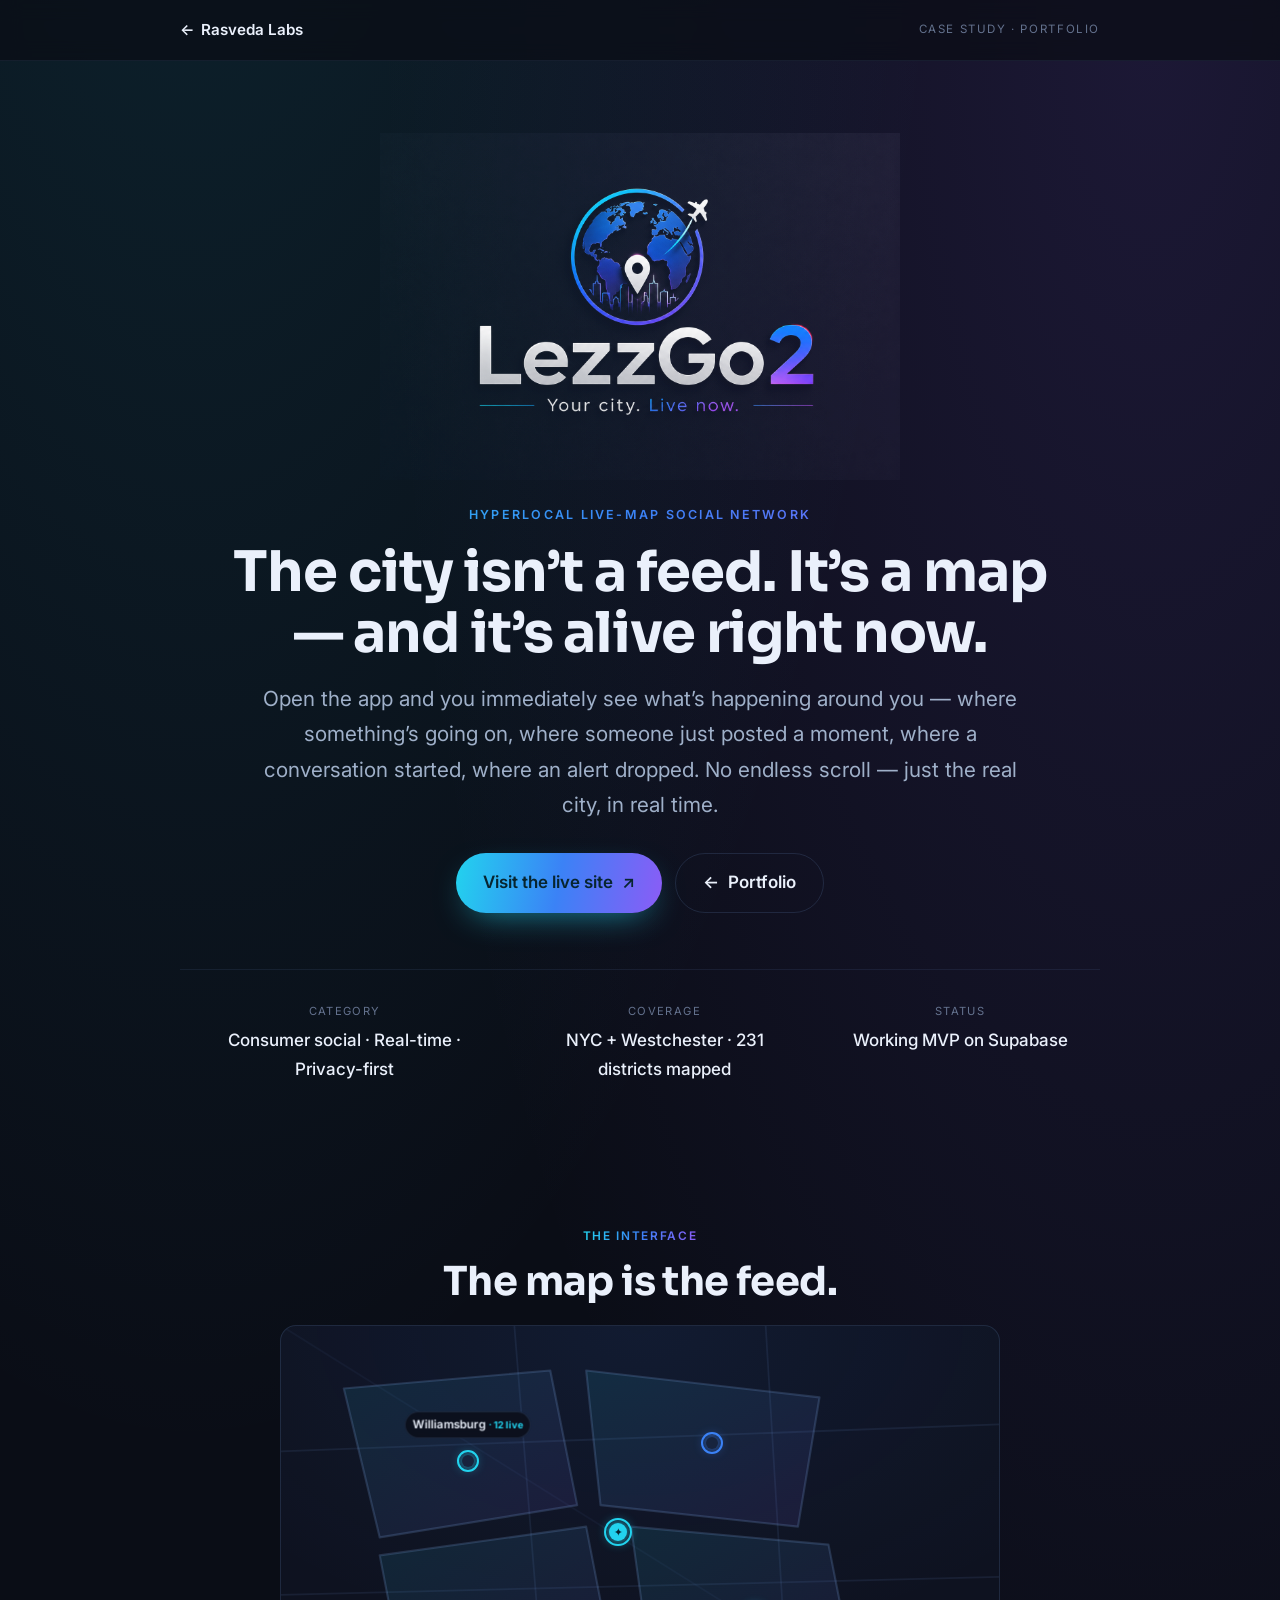
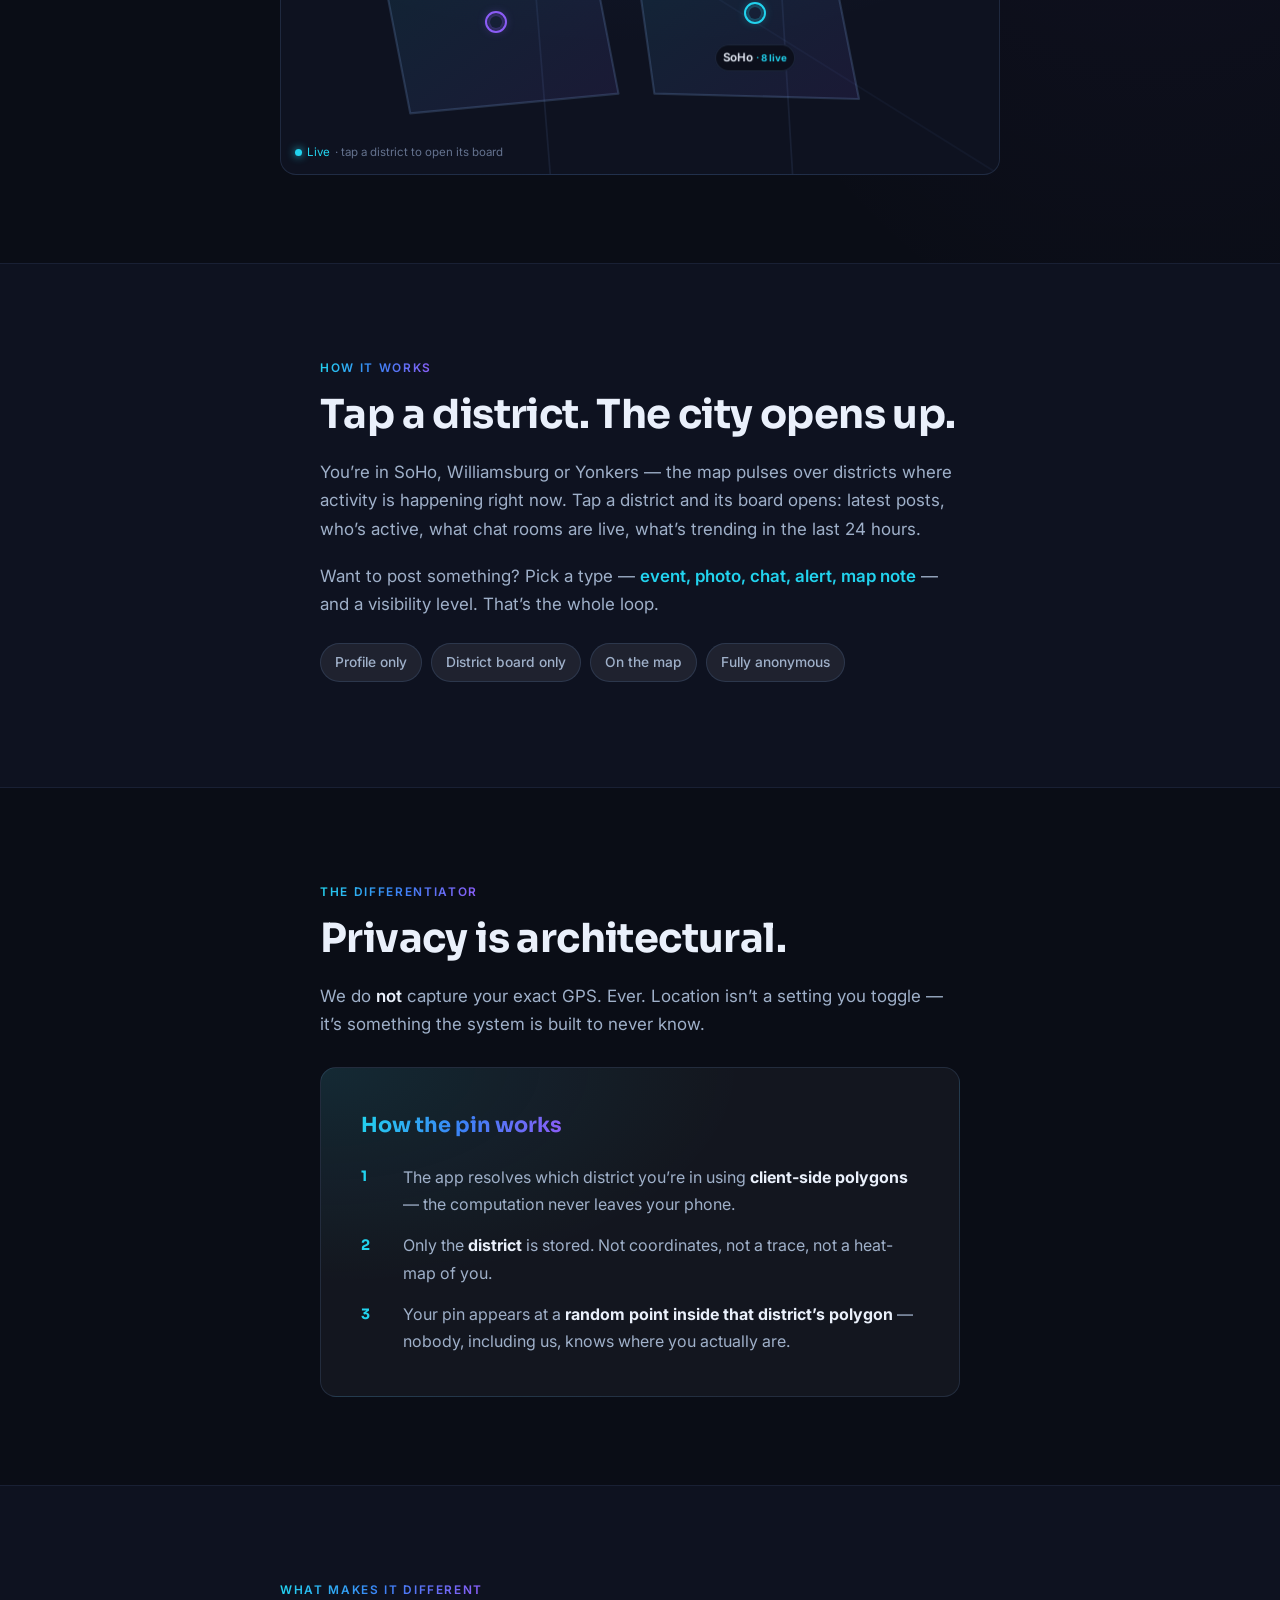
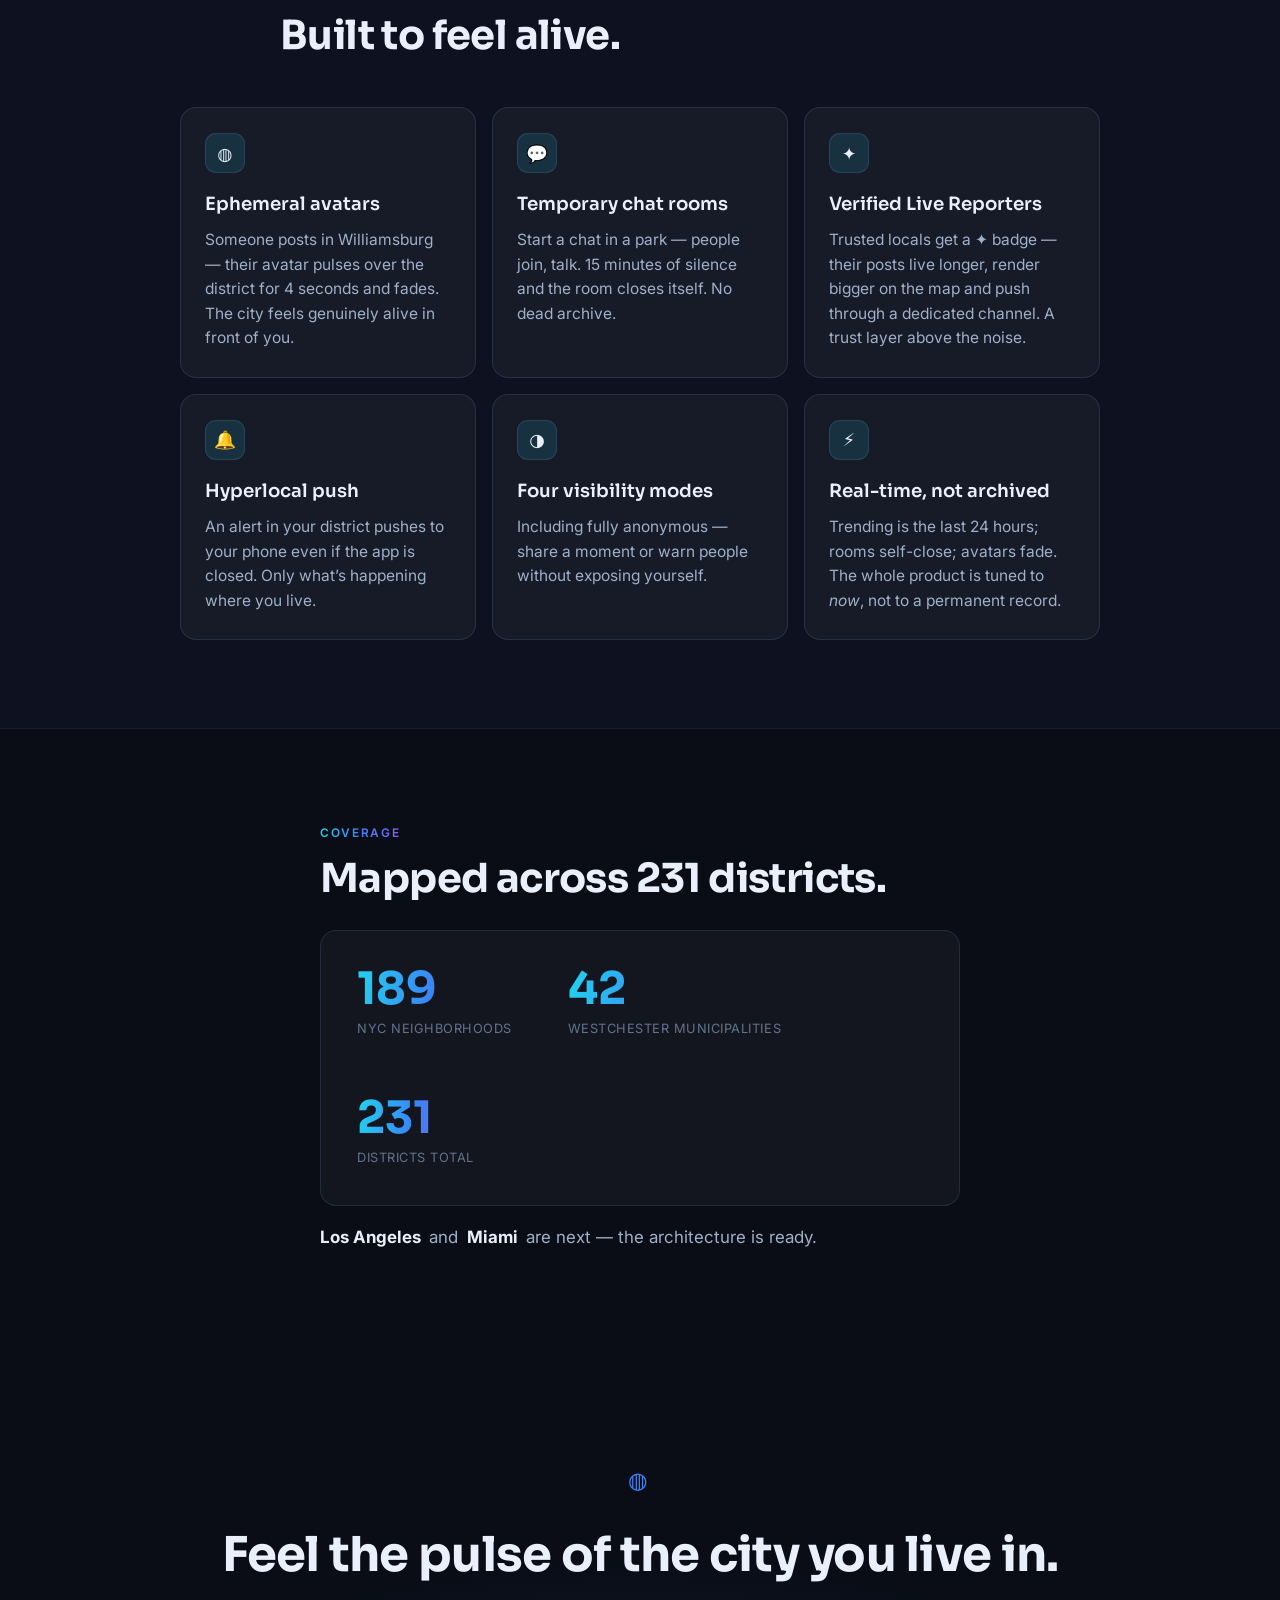
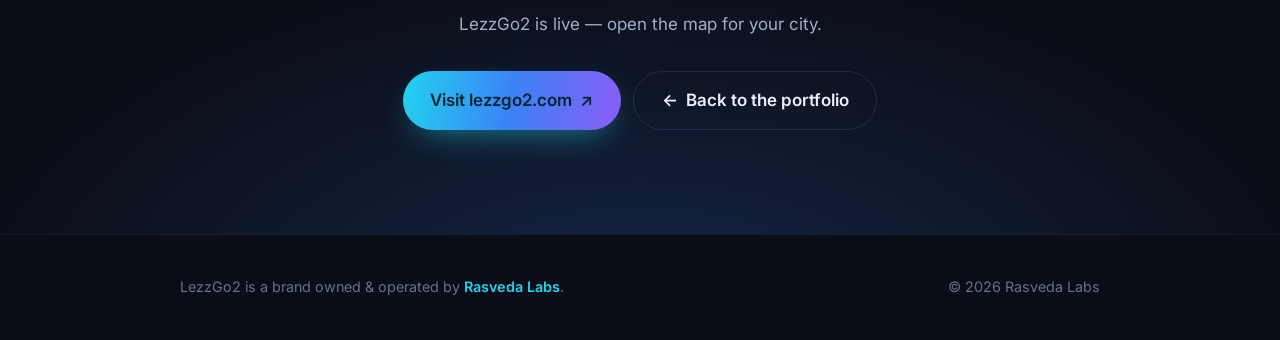
<file: brands/lezzgo2.html>
<!DOCTYPE html>
<html lang="en">
<head>
  <meta charset="UTF-8" />
  <meta name="viewport" content="width=device-width, initial-scale=1.0" />
  <title>LezzGo2 — Your city. Live now. · A Rasveda Labs brand</title>
  <meta name="description" content="LezzGo2 is a new kind of social network: instead of a scrolling feed, the primary interface is a live map of the city. Privacy-by-architecture — we never capture your exact GPS. A Rasveda Labs brand." />
  <meta name="theme-color" content="#0a0d16" />

  <meta property="og:type" content="website" />
  <meta property="og:title" content="LezzGo2 — Your city. Live now." />
  <meta property="og:description" content="A live map of the city instead of an endless feed. See what's happening around you, in real time — with privacy built into the architecture." />
  <meta property="og:site_name" content="Rasveda Labs" />
  <meta property="og:image" content="../assets/lezzgo2-logo.png" />

  <link rel="icon" type="image/png" href="../assets/rasveda-favicon.png?v=3" />
  <link rel="apple-touch-icon" href="../assets/rasveda-icon.png?v=3" />
  <link rel="preconnect" href="https://fonts.googleapis.com" />
  <link rel="preconnect" href="https://fonts.gstatic.com" crossorigin />
  <link href="https://fonts.googleapis.com/css2?family=Sora:wght@500;600;700&family=Inter:wght@400;500;600&display=swap" rel="stylesheet" />
  <link rel="stylesheet" href="../styles/lezzgo2.css" />
</head>
<body>
  <a class="skip-link" href="#main">Skip to content</a>

  <header class="lz-topbar">
    <div class="lz-container lz-topbar__inner">
      <a class="lz-back" href="../index.html#brands"><span aria-hidden="true">←</span> Rasveda Labs</a>
      <span class="lz-topbar__tag">Case study · Portfolio</span>
    </div>
  </header>

  <main id="main">
    <!-- HERO -->
    <section class="lz-hero">
      <div class="lz-container lz-hero__inner">
        <img class="lz-hero__logo reveal" src="../assets/lezzgo2-logo.png"
             alt="LezzGo2 — Your city. Live now." width="520" height="347" />
        <p class="lz-eyebrow lz-grad-text reveal">Hyperlocal live-map social network</p>
        <h1 class="lz-hero__title reveal">The city isn&rsquo;t a feed. It&rsquo;s a map — and it&rsquo;s alive right now.</h1>
        <p class="lz-hero__lead reveal">
          Open the app and you immediately see what&rsquo;s happening around you — where
          something&rsquo;s going on, where someone just posted a moment, where a
          conversation started, where an alert dropped. No endless scroll — just the
          real city, in real time.
        </p>

        <div class="lz-hero__actions reveal">
          <a class="lz-btn" href="https://lezzgo2.com" target="_blank" rel="noopener">
            Visit the live site <span aria-hidden="true">↗</span>
          </a>
          <a class="lz-btn-ghost" href="../index.html#brands">
            <span aria-hidden="true">←</span> Portfolio
          </a>
        </div>

        <dl class="lz-meta reveal" aria-label="Project details">
          <div><dt>Category</dt><dd>Consumer social · Real-time · Privacy-first</dd></div>
          <div><dt>Coverage</dt><dd>NYC + Westchester · 231 districts mapped</dd></div>
          <div><dt>Status</dt><dd>Working MVP on Supabase</dd></div>
        </dl>
      </div>
    </section>

    <!-- LIVE MAP -->
    <section class="lz-section">
      <div class="lz-container">
        <div class="lz-prose" style="text-align:center">
          <span class="lz-kicker lz-grad-text reveal">The interface</span>
          <h2 class="lz-h2 reveal">The map is the feed.</h2>
        </div>

        <div class="lz-mapwrap reveal">
          <div class="lz-map" role="img" aria-label="A stylised live city map with districts pulsing where activity is happening right now">
            <svg class="lz-map__svg" viewBox="0 0 400 250" preserveAspectRatio="xMidYMid slice" aria-hidden="true">
              <defs>
                <linearGradient id="lzfill" x1="0" y1="0" x2="1" y2="1">
                  <stop offset="0" stop-color="#22d3ee" stop-opacity="0.10"/>
                  <stop offset="1" stop-color="#8b5cf6" stop-opacity="0.10"/>
                </linearGradient>
              </defs>
              <!-- streets -->
              <g stroke="rgba(120,160,220,0.10)" stroke-width="1">
                <line x1="0" y1="70" x2="400" y2="55"/>
                <line x1="0" y1="150" x2="400" y2="140"/>
                <line x1="130" y1="0" x2="150" y2="250"/>
                <line x1="270" y1="0" x2="285" y2="250"/>
                <line x1="0" y1="0" x2="400" y2="250" stroke-opacity="0.5"/>
              </g>
              <!-- districts -->
              <g fill="url(#lzfill)" stroke="rgba(120,160,220,0.22)" stroke-width="1.2" stroke-linejoin="round">
                <path d="M35 35 L150 25 L165 100 L55 118 Z"/>
                <path d="M170 25 L300 40 L288 112 L178 100 Z"/>
                <path d="M55 128 L170 112 L188 205 L72 216 Z"/>
                <path d="M195 112 L305 122 L322 208 L208 205 Z"/>
              </g>
            </svg>

            <!-- pulsing activity -->
            <span class="lz-dot" style="left:26%; top:30%; color:#22d3ee"></span>
            <span class="lz-dot" style="left:60%; top:26%; color:#3b82f6; animation-delay:.5s"></span>
            <span class="lz-dot" style="left:30%; top:66%; color:#8b5cf6"></span>
            <span class="lz-dot" style="left:66%; top:64%; color:#22d3ee; animation-delay:1.1s"></span>
            <span class="lz-dot lz-dot--reporter" style="left:47%; top:46%; background:#22d3ee"></span>

            <span class="lz-chip" style="left:26%; top:22%">Williamsburg <small>· 12 live</small></span>
            <span class="lz-chip" style="left:66%; top:74%">SoHo <small>· 8 live</small></span>

            <div class="lz-map__legend">
              <span class="lz-map__live">Live</span>
              <span>· tap a district to open its board</span>
            </div>
          </div>
        </div>
      </div>
    </section>

    <!-- HOW IT WORKS -->
    <section class="lz-section lz-section--tint">
      <div class="lz-container lz-prose">
        <span class="lz-kicker lz-grad-text reveal">How it works</span>
        <h2 class="lz-h2 reveal">Tap a district. The city opens up.</h2>
        <p class="reveal">
          You&rsquo;re in SoHo, Williamsburg or Yonkers — the map pulses over districts
          where activity is happening right now. Tap a district and its board opens:
          latest posts, who&rsquo;s active, what chat rooms are live, what&rsquo;s trending in
          the last 24 hours.
        </p>
        <p class="reveal">
          Want to post something? Pick a type — <em>event, photo, chat, alert, map
          note</em> — and a visibility level. That&rsquo;s the whole loop.
        </p>
        <ul class="lz-modes reveal" aria-label="Visibility modes">
          <li>Profile only</li>
          <li>District board only</li>
          <li>On the map</li>
          <li>Fully anonymous</li>
        </ul>
      </div>
    </section>

    <!-- PRIVACY -->
    <section class="lz-section">
      <div class="lz-container lz-prose">
        <span class="lz-kicker lz-grad-text reveal">The differentiator</span>
        <h2 class="lz-h2 reveal">Privacy is architectural.</h2>
        <p class="reveal">
          We do <strong>not</strong> capture your exact GPS. Ever. Location isn&rsquo;t a
          setting you toggle — it&rsquo;s something the system is built to never know.
        </p>

        <div class="lz-privacy reveal">
          <h3 class="lz-privacy__title"><span class="lz-grad-text">How the pin works</span></h3>
          <ol class="lz-privacy__steps">
            <li><span class="lz-privacy__num">1</span><span>The app resolves which district you&rsquo;re in using <b>client-side polygons</b> — the computation never leaves your phone.</span></li>
            <li><span class="lz-privacy__num">2</span><span>Only the <b>district</b> is stored. Not coordinates, not a trace, not a heat-map of you.</span></li>
            <li><span class="lz-privacy__num">3</span><span>Your pin appears at a <b>random point inside that district&rsquo;s polygon</b> — nobody, including us, knows where you actually are.</span></li>
          </ol>
        </div>
      </div>
    </section>

    <!-- WHAT MAKES IT DIFFERENT -->
    <section class="lz-section lz-section--tint">
      <div class="lz-container">
        <div class="lz-prose">
          <span class="lz-kicker lz-grad-text reveal">What makes it different</span>
          <h2 class="lz-h2 reveal">Built to feel alive.</h2>
        </div>

        <div class="lz-grid">
          <article class="lz-card reveal">
            <div class="lz-card__icon" aria-hidden="true">◍</div>
            <h3>Ephemeral avatars</h3>
            <p>Someone posts in Williamsburg — their avatar pulses over the district for 4 seconds and fades. The city feels genuinely alive in front of you.</p>
          </article>
          <article class="lz-card reveal">
            <div class="lz-card__icon" aria-hidden="true">💬</div>
            <h3>Temporary chat rooms</h3>
            <p>Start a chat in a park — people join, talk. 15 minutes of silence and the room closes itself. No dead archive.</p>
          </article>
          <article class="lz-card reveal">
            <div class="lz-card__icon" aria-hidden="true">✦</div>
            <h3>Verified Live Reporters</h3>
            <p>Trusted locals get a ✦ badge — their posts live longer, render bigger on the map and push through a dedicated channel. A trust layer above the noise.</p>
          </article>
          <article class="lz-card reveal">
            <div class="lz-card__icon" aria-hidden="true">🔔</div>
            <h3>Hyperlocal push</h3>
            <p>An alert in your district pushes to your phone even if the app is closed. Only what&rsquo;s happening where you live.</p>
          </article>
          <article class="lz-card reveal">
            <div class="lz-card__icon" aria-hidden="true">◑</div>
            <h3>Four visibility modes</h3>
            <p>Including fully anonymous — share a moment or warn people without exposing yourself.</p>
          </article>
          <article class="lz-card reveal">
            <div class="lz-card__icon" aria-hidden="true">⚡</div>
            <h3>Real-time, not archived</h3>
            <p>Trending is the last 24 hours; rooms self-close; avatars fade. The whole product is tuned to <em>now</em>, not to a permanent record.</p>
          </article>
        </div>
      </div>
    </section>

    <!-- COVERAGE -->
    <section class="lz-section">
      <div class="lz-container lz-prose">
        <span class="lz-kicker lz-grad-text reveal">Coverage</span>
        <h2 class="lz-h2 reveal">Mapped across 231 districts.</h2>
        <dl class="lz-coverage reveal" aria-label="Coverage figures">
          <div><dt class="lz-grad-text">189</dt><dd>NYC neighborhoods</dd></div>
          <div><dt class="lz-grad-text">42</dt><dd>Westchester municipalities</dd></div>
          <div><dt class="lz-grad-text">231</dt><dd>districts total</dd></div>
        </dl>
        <p class="lz-next reveal">
          <b>Los Angeles</b> and <b>Miami</b> are next — the architecture is ready.
        </p>
      </div>
    </section>

    <!-- CTA -->
    <section class="lz-cta">
      <div class="lz-container">
        <p class="lz-cta__mark lz-grad-text reveal">◍</p>
        <h2 class="lz-cta__title reveal">Feel the pulse of the city you live in.</h2>
        <p class="lz-cta__lead reveal">LezzGo2 is live — open the map for your city.</p>
        <div class="lz-cta__actions reveal">
          <a class="lz-btn" href="https://lezzgo2.com" target="_blank" rel="noopener">
            Visit lezzgo2.com <span aria-hidden="true">↗</span>
          </a>
          <a class="lz-btn-ghost" href="../index.html#brands">
            <span aria-hidden="true">←</span> Back to the portfolio
          </a>
        </div>
      </div>
    </section>
  </main>

  <footer class="lz-footer">
    <div class="lz-container lz-footer__inner">
      <p>LezzGo2 is a brand owned &amp; operated by <a href="../index.html">Rasveda Labs</a>.</p>
      <p>&copy; <span id="year">2026</span> Rasveda Labs</p>
    </div>
  </footer>

  <script>
    (function () {
      var items = document.querySelectorAll(".reveal");
      var reduce = window.matchMedia("(prefers-reduced-motion: reduce)").matches;
      if (reduce || !("IntersectionObserver" in window)) {
        items.forEach(function (el) { el.classList.add("is-visible"); });
      } else {
        var io = new IntersectionObserver(function (entries, obs) {
          entries.forEach(function (e) {
            if (e.isIntersecting) { e.target.classList.add("is-visible"); obs.unobserve(e.target); }
          });
        }, { threshold: 0.12, rootMargin: "0px 0px -6% 0px" });
        items.forEach(function (el) { io.observe(el); });
      }
      var y = document.getElementById("year");
      if (y) y.textContent = new Date().getFullYear();
    })();
  </script>
</body>
</html>
</file>
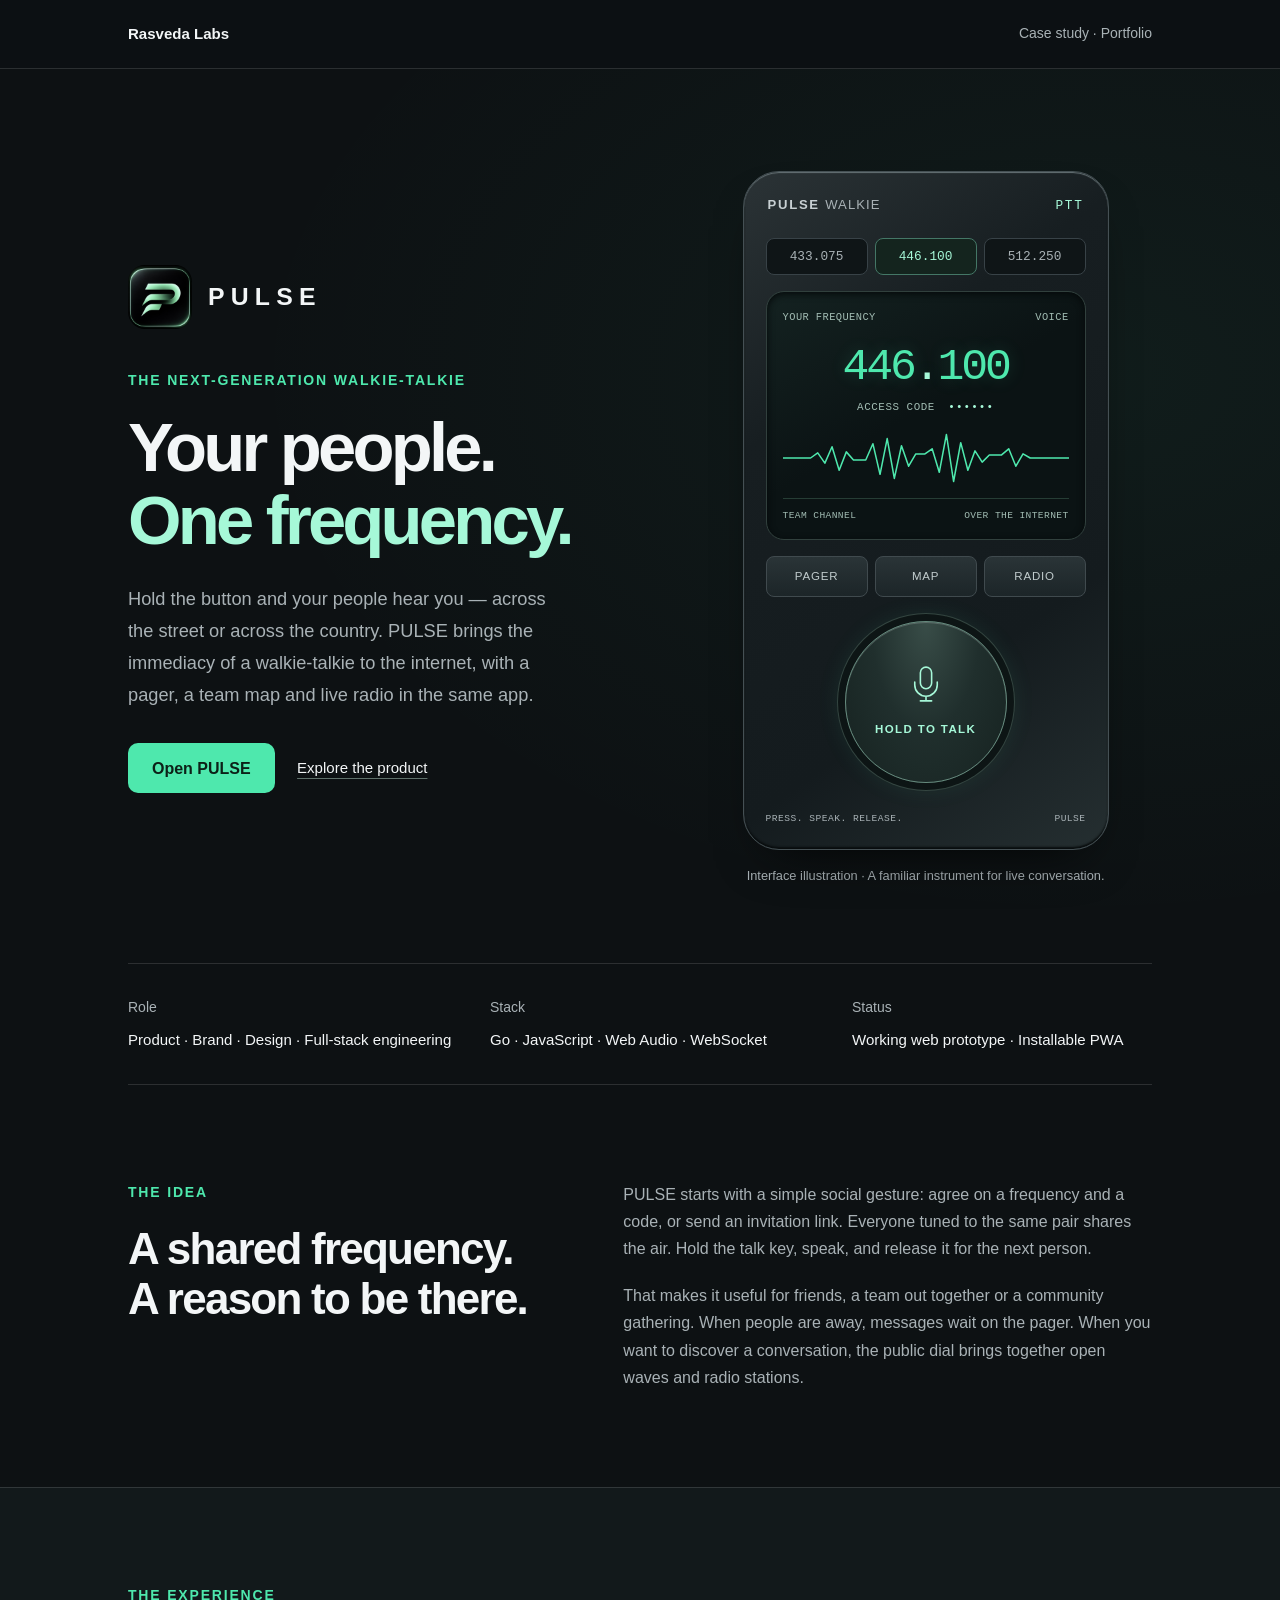
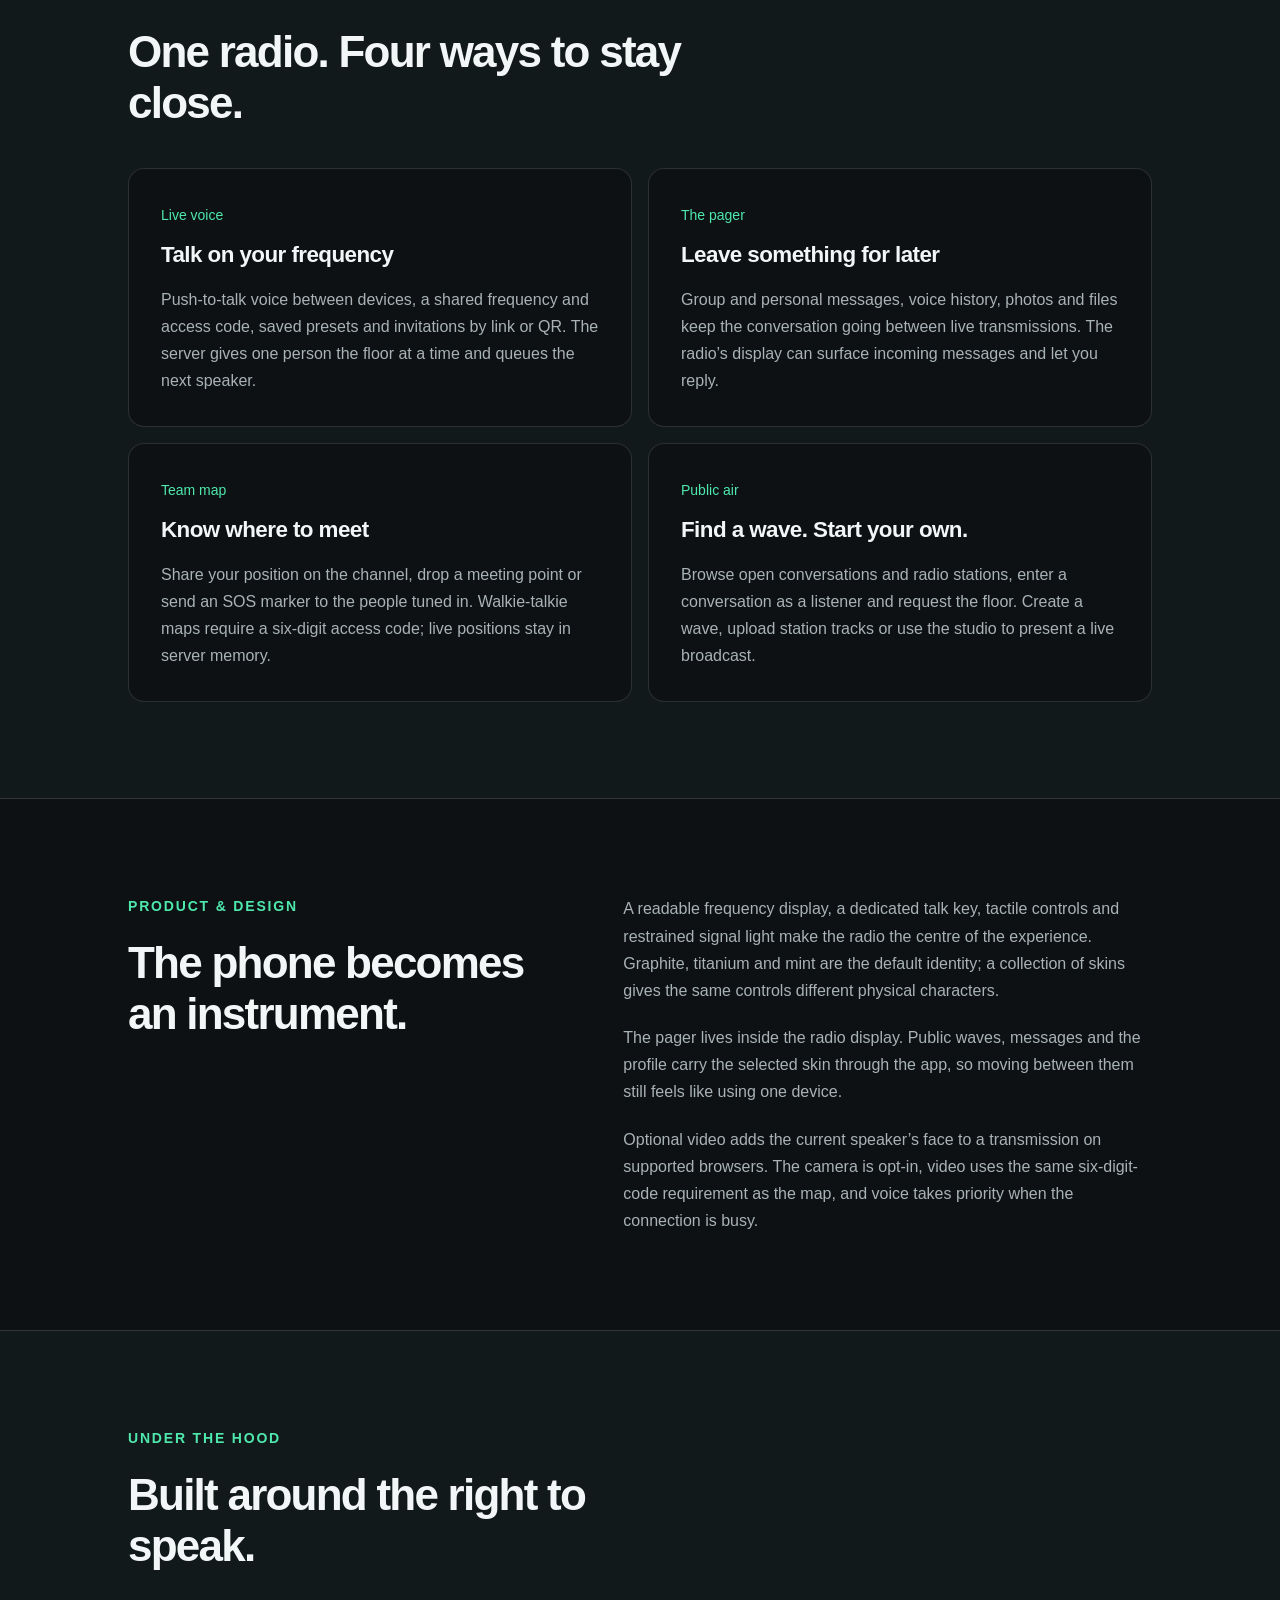
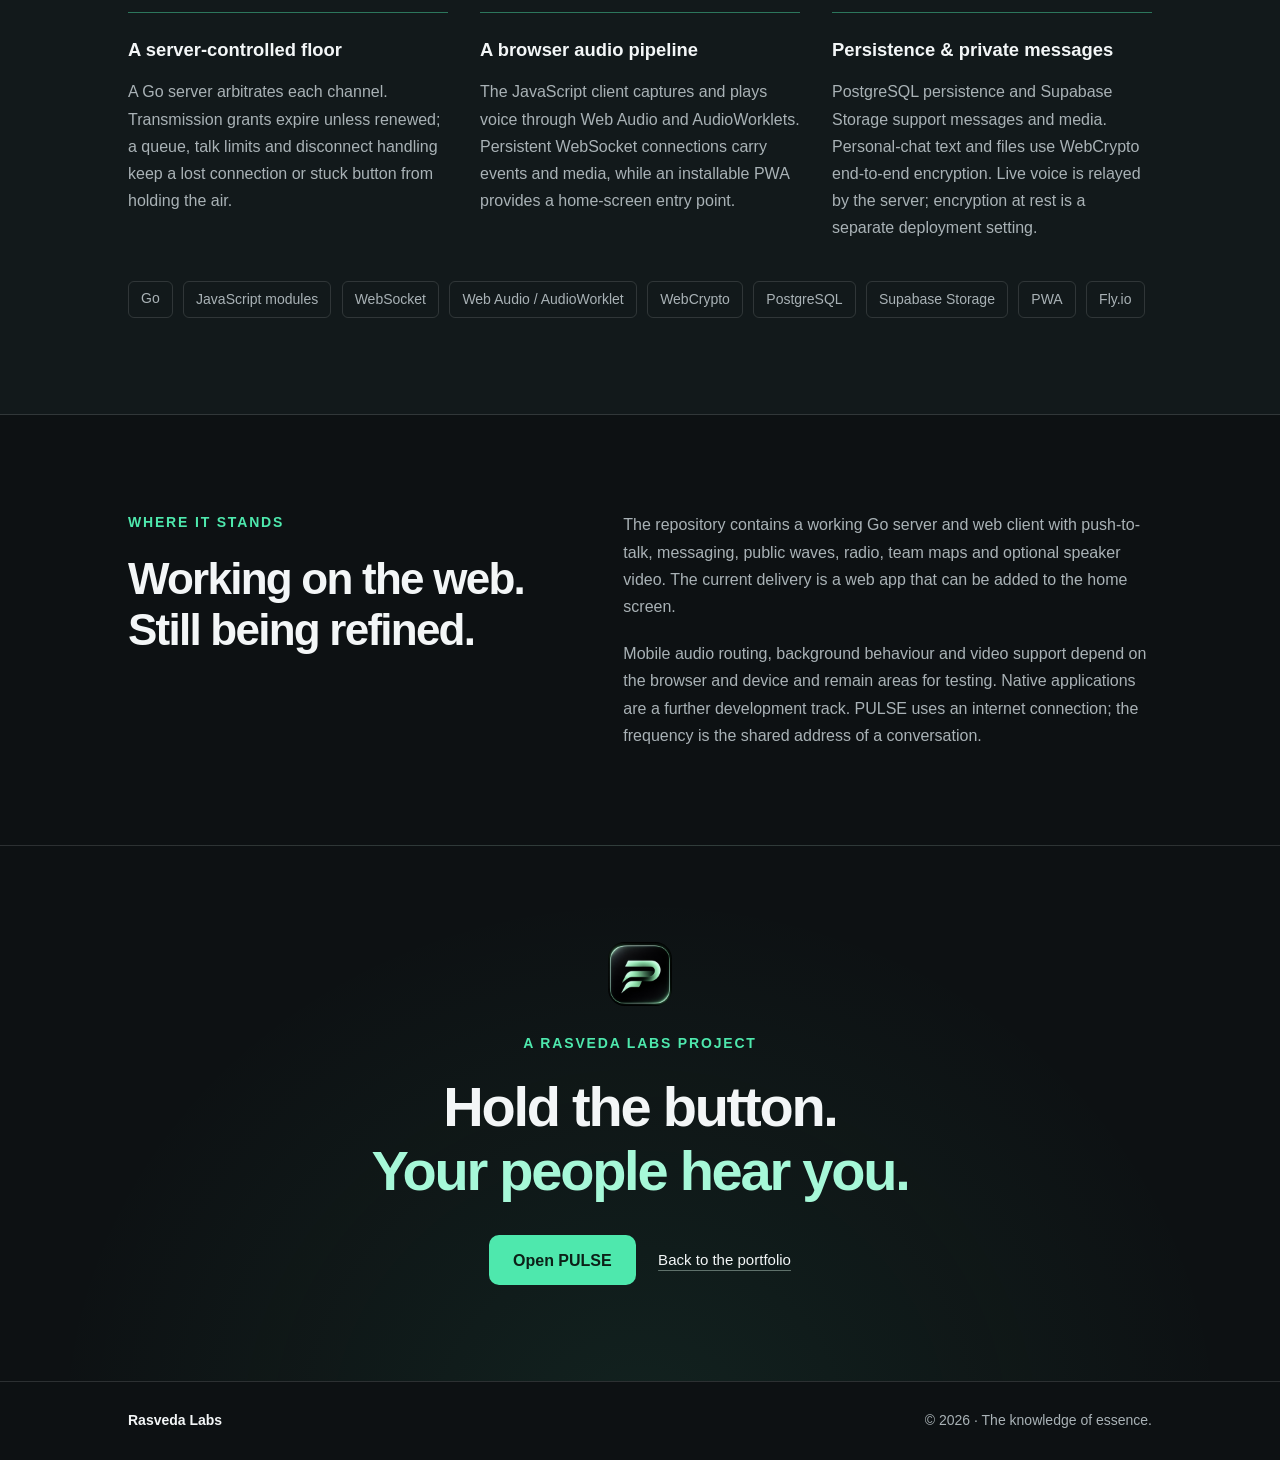
<file: brands/pulse.html>
<!DOCTYPE html>
<html lang="en">
<head>
  <meta charset="UTF-8" />
  <meta name="viewport" content="width=device-width, initial-scale=1.0, viewport-fit=cover" />
  <title>PULSE — Next-generation walkie-talkie · A Rasveda Labs brand</title>
  <meta name="description" content="PULSE brings live voice, a pager, a team map and radio into one social walkie-talkie. Hold the button and your people hear you over the internet. A Rasveda Labs project." />
  <meta name="theme-color" content="#0d1113" />
  <link rel="canonical" href="https://rasveda.dev/brands/pulse.html" />
  <meta property="og:type" content="website" />
  <meta property="og:url" content="https://rasveda.dev/brands/pulse.html" />
  <meta property="og:title" content="PULSE — Your people. One frequency." />
  <meta property="og:description" content="A next-generation walkie-talkie: live voice, a pager, a team map and your own radio wave. A Rasveda Labs project." />
  <meta property="og:site_name" content="Rasveda Labs" />
  <meta property="og:image" content="https://rasveda.dev/assets/pulse-icon.png" />
  <meta name="twitter:card" content="summary" />
  <link rel="icon" type="image/png" href="../assets/rasveda-favicon.png?v=3" />
  <link rel="apple-touch-icon" href="../assets/rasveda-icon.png?v=3" />
  <link rel="stylesheet" href="../styles/pulse.css" />
</head>
<body>
  <a class="skip-link" href="#main">Skip to content</a>
  <header class="pu-topbar">
    <div class="pu-container pu-topbar__inner">
      <a class="pu-back" href="../index.html#brands">Rasveda Labs</a>
      <span class="pu-topbar__tag">Case study · Portfolio</span>
    </div>
  </header>

  <main id="main">
    <section class="pu-hero">
      <div class="pu-container">
        <div class="pu-hero__grid">
          <div class="pu-hero__copy">
            <div class="pu-wordmark reveal">
              <img src="../assets/pulse-icon.png" alt="" width="64" height="64" />
              <span>PULSE</span>
            </div>
            <p class="pu-eyebrow reveal">The next-generation walkie-talkie</p>
            <h1 class="reveal">Your people.<br /><em>One frequency.</em></h1>
            <p class="pu-hero__lead reveal">
              Hold the button and your people hear you — across the street or
              across the country. PULSE brings the immediacy of a walkie-talkie
              to the internet, with a pager, a team map and live radio in the same app.
            </p>
            <div class="pu-actions reveal">
              <a class="pu-btn" href="https://talkie-pulse-app.fly.dev/" target="_blank" rel="noopener noreferrer">Open PULSE</a>
              <a class="pu-text-link" href="#experience">Explore the product</a>
            </div>
          </div>

          <figure class="pu-instrument reveal" aria-labelledby="instrument-caption">
            <div class="pu-radio" role="img" aria-label="Illustration of a PULSE walkie-talkie tuned to frequency 446.100, with a voice display and hold-to-talk key">
              <div class="pu-radio__head"><span>PULSE <b>WALKIE</b></span><span class="pu-radio__mode">PTT</span></div>
              <div class="pu-presets"><span>433.075</span><span class="pu-presets__selected">446.100</span><span>512.250</span></div>
              <div class="pu-display">
                <div class="pu-display__label"><span>YOUR FREQUENCY</span><span>VOICE</span></div>
                <div class="pu-display__frequency">446<span>.</span>100</div>
                <div class="pu-display__code">ACCESS CODE <span>••••••</span></div>
                <svg class="pu-wave" viewBox="0 0 280 54" fill="none" aria-hidden="true">
                  <path d="M0 27H27L34 22L41 32L48 16L55 39L62 21L69 29H81L88 13L95 43L102 8L109 47L116 15L123 35L130 23H139L146 18L153 41L160 4L167 50L174 12L181 39L188 20L195 31L202 24H214L221 18L228 35L235 23L242 27H280" />
                </svg>
                <div class="pu-display__foot"><span>TEAM CHANNEL</span><span>OVER THE INTERNET</span></div>
              </div>
              <div class="pu-radio__console"><span>PAGER</span><span>MAP</span><span>RADIO</span></div>
              <div class="pu-talk">
                <svg viewBox="0 0 32 40" fill="none" aria-hidden="true"><rect x="10" y="2" width="12" height="23" rx="6" /><path d="M4 18v3a12 12 0 0 0 24 0v-3M16 33v5M10 38h12" /></svg>
                <span>HOLD TO TALK</span>
              </div>
              <div class="pu-radio__base"><span>PRESS. SPEAK. RELEASE.</span><span>PULSE</span></div>
            </div>
            <figcaption id="instrument-caption">Interface illustration · A familiar instrument for live conversation.</figcaption>
          </figure>
        </div>

        <dl class="pu-meta reveal" aria-label="Project details">
          <div><dt>Role</dt><dd>Product · Brand · Design · Full-stack engineering</dd></div>
          <div><dt>Stack</dt><dd>Go · JavaScript · Web Audio · WebSocket</dd></div>
          <div><dt>Status</dt><dd>Working web prototype · Installable PWA</dd></div>
        </dl>
      </div>
    </section>

    <section class="pu-section" id="idea">
      <div class="pu-container pu-split">
        <div><p class="pu-eyebrow reveal">The idea</p><h2 class="reveal">A shared frequency.<br />A reason to be there.</h2></div>
        <div class="pu-prose">
          <p class="reveal">PULSE starts with a simple social gesture: agree on a frequency and a code, or send an invitation link. Everyone tuned to the same pair shares the air. Hold the talk key, speak, and release it for the next person.</p>
          <p class="reveal">That makes it useful for friends, a team out together or a community gathering. When people are away, messages wait on the pager. When you want to discover a conversation, the public dial brings together open waves and radio stations.</p>
        </div>
      </div>
    </section>

    <section class="pu-section pu-section--surface" id="experience">
      <div class="pu-container">
        <p class="pu-eyebrow reveal">The experience</p>
        <h2 class="reveal">One radio. Four ways to stay close.</h2>
        <div class="pu-features">
          <article class="pu-card reveal">
            <span class="pu-card__tag">Live voice</span><h3>Talk on your frequency</h3>
            <p>Push-to-talk voice between devices, a shared frequency and access code, saved presets and invitations by link or QR. The server gives one person the floor at a time and queues the next speaker.</p>
          </article>
          <article class="pu-card reveal">
            <span class="pu-card__tag">The pager</span><h3>Leave something for later</h3>
            <p>Group and personal messages, voice history, photos and files keep the conversation going between live transmissions. The radio&rsquo;s display can surface incoming messages and let you reply.</p>
          </article>
          <article class="pu-card reveal">
            <span class="pu-card__tag">Team map</span><h3>Know where to meet</h3>
            <p>Share your position on the channel, drop a meeting point or send an SOS marker to the people tuned in. Walkie-talkie maps require a six-digit access code; live positions stay in server memory.</p>
          </article>
          <article class="pu-card reveal">
            <span class="pu-card__tag">Public air</span><h3>Find a wave. Start your own.</h3>
            <p>Browse open conversations and radio stations, enter a conversation as a listener and request the floor. Create a wave, upload station tracks or use the studio to present a live broadcast.</p>
          </article>
        </div>
      </div>
    </section>

    <section class="pu-section" id="design">
      <div class="pu-container pu-split">
        <div><p class="pu-eyebrow reveal">Product &amp; design</p><h2 class="reveal">The phone becomes<br />an instrument.</h2></div>
        <div class="pu-prose">
          <p class="reveal">A readable frequency display, a dedicated talk key, tactile controls and restrained signal light make the radio the centre of the experience. Graphite, titanium and mint are the default identity; a collection of skins gives the same controls different physical characters.</p>
          <p class="reveal">The pager lives inside the radio display. Public waves, messages and the profile carry the selected skin through the app, so moving between them still feels like using one device.</p>
          <p class="reveal">Optional video adds the current speaker&rsquo;s face to a transmission on supported browsers. The camera is opt-in, video uses the same six-digit-code requirement as the map, and voice takes priority when the connection is busy.</p>
        </div>
      </div>
    </section>

    <section class="pu-section pu-section--surface" id="engineering">
      <div class="pu-container">
        <p class="pu-eyebrow reveal">Under the hood</p>
        <h2 class="reveal">Built around the right to speak.</h2>
        <div class="pu-engineering">
          <article class="pu-detail reveal"><h3>A server-controlled floor</h3><p>A Go server arbitrates each channel. Transmission grants expire unless renewed; a queue, talk limits and disconnect handling keep a lost connection or stuck button from holding the air.</p></article>
          <article class="pu-detail reveal"><h3>A browser audio pipeline</h3><p>The JavaScript client captures and plays voice through Web Audio and AudioWorklets. Persistent WebSocket connections carry events and media, while an installable PWA provides a home-screen entry point.</p></article>
          <article class="pu-detail reveal"><h3>Persistence &amp; private messages</h3><p>PostgreSQL persistence and Supabase Storage support messages and media. Personal-chat text and files use WebCrypto end-to-end encryption. Live voice is relayed by the server; encryption at rest is a separate deployment setting.</p></article>
        </div>
        <ul class="pu-stack reveal" aria-label="Technology stack">
          <li>Go</li><li>JavaScript modules</li><li>WebSocket</li><li>Web Audio / AudioWorklet</li><li>WebCrypto</li><li>PostgreSQL</li><li>Supabase Storage</li><li>PWA</li><li>Fly.io</li>
        </ul>
      </div>
    </section>

    <section class="pu-section" id="status">
      <div class="pu-container pu-split">
        <div><p class="pu-eyebrow reveal">Where it stands</p><h2 class="reveal">Working on the web.<br />Still being refined.</h2></div>
        <div class="pu-prose">
          <p class="reveal">The repository contains a working Go server and web client with push-to-talk, messaging, public waves, radio, team maps and optional speaker video. The current delivery is a web app that can be added to the home screen.</p>
          <p class="reveal">Mobile audio routing, background behaviour and video support depend on the browser and device and remain areas for testing. Native applications are a further development track. PULSE uses an internet connection; the frequency is the shared address of a conversation.</p>
        </div>
      </div>
    </section>

    <section class="pu-cta">
      <div class="pu-container">
        <img class="pu-cta__icon reveal" src="../assets/pulse-icon.png" alt="" width="64" height="64" loading="lazy" />
        <p class="pu-eyebrow reveal">A Rasveda Labs project</p>
        <h2 class="reveal">Hold the button.<br /><em>Your people hear you.</em></h2>
        <div class="pu-actions reveal">
          <a class="pu-btn" href="https://talkie-pulse-app.fly.dev/" target="_blank" rel="noopener noreferrer">Open PULSE</a>
          <a class="pu-text-link" href="../index.html#brands">Back to the portfolio</a>
        </div>
      </div>
    </section>
  </main>

  <footer class="pu-footer"><div class="pu-container pu-footer__inner"><a href="../index.html">Rasveda Labs</a><span>&copy; <span id="year">2026</span> · The knowledge of essence.</span></div></footer>
  <script src="../scripts/main.js" defer></script>
</body>
</html>
</file>
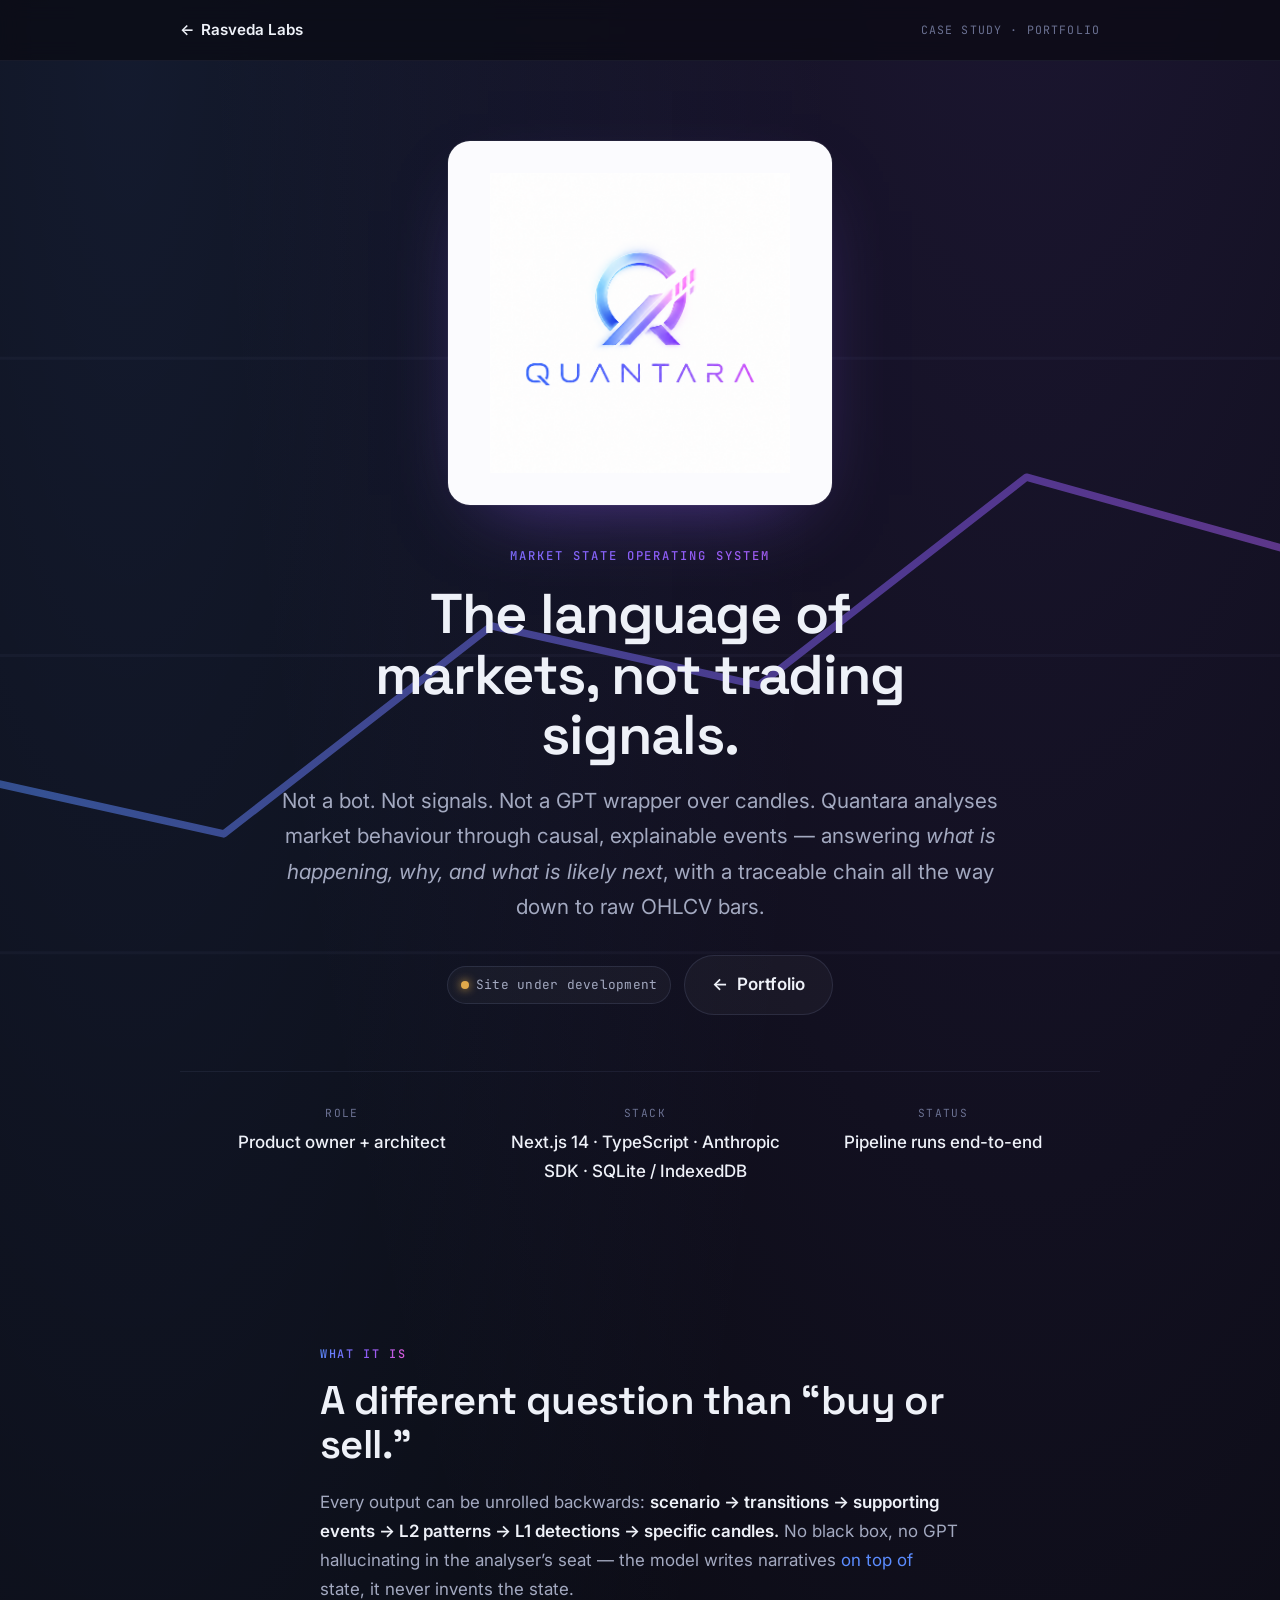
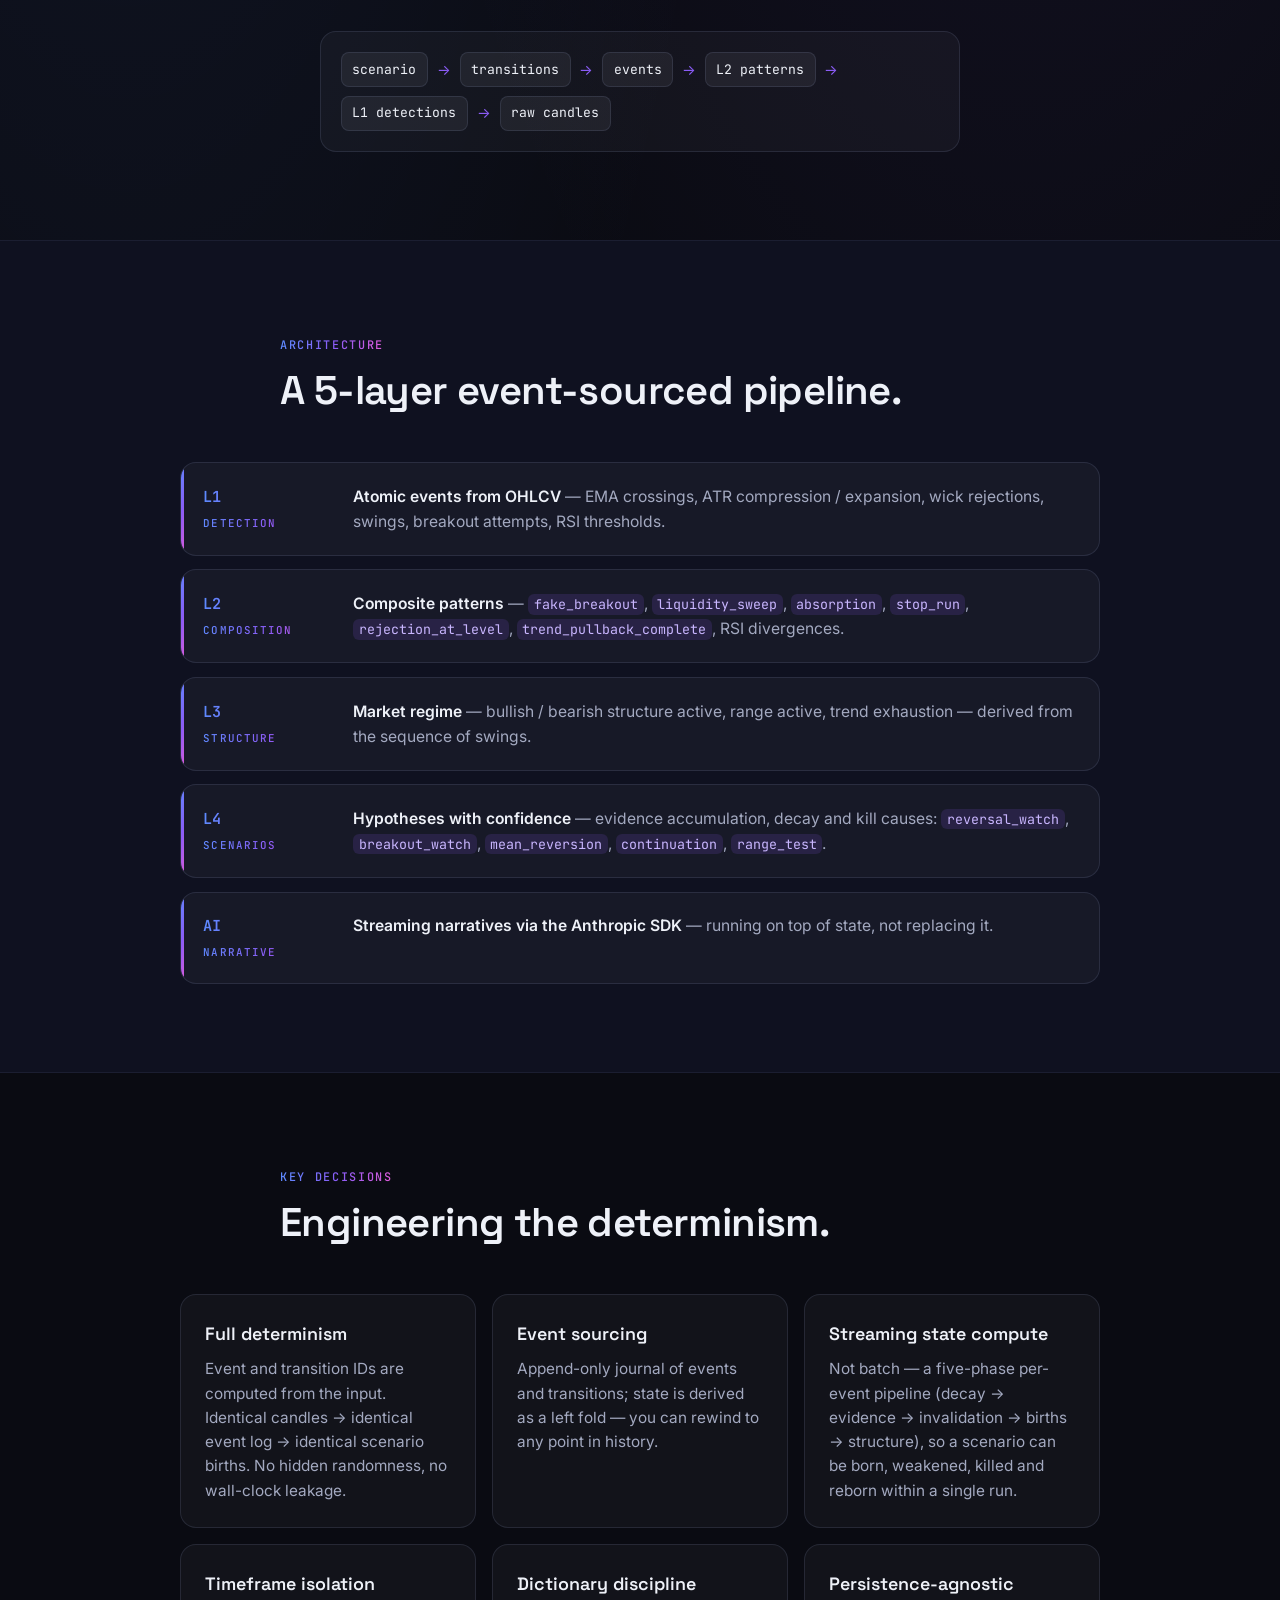
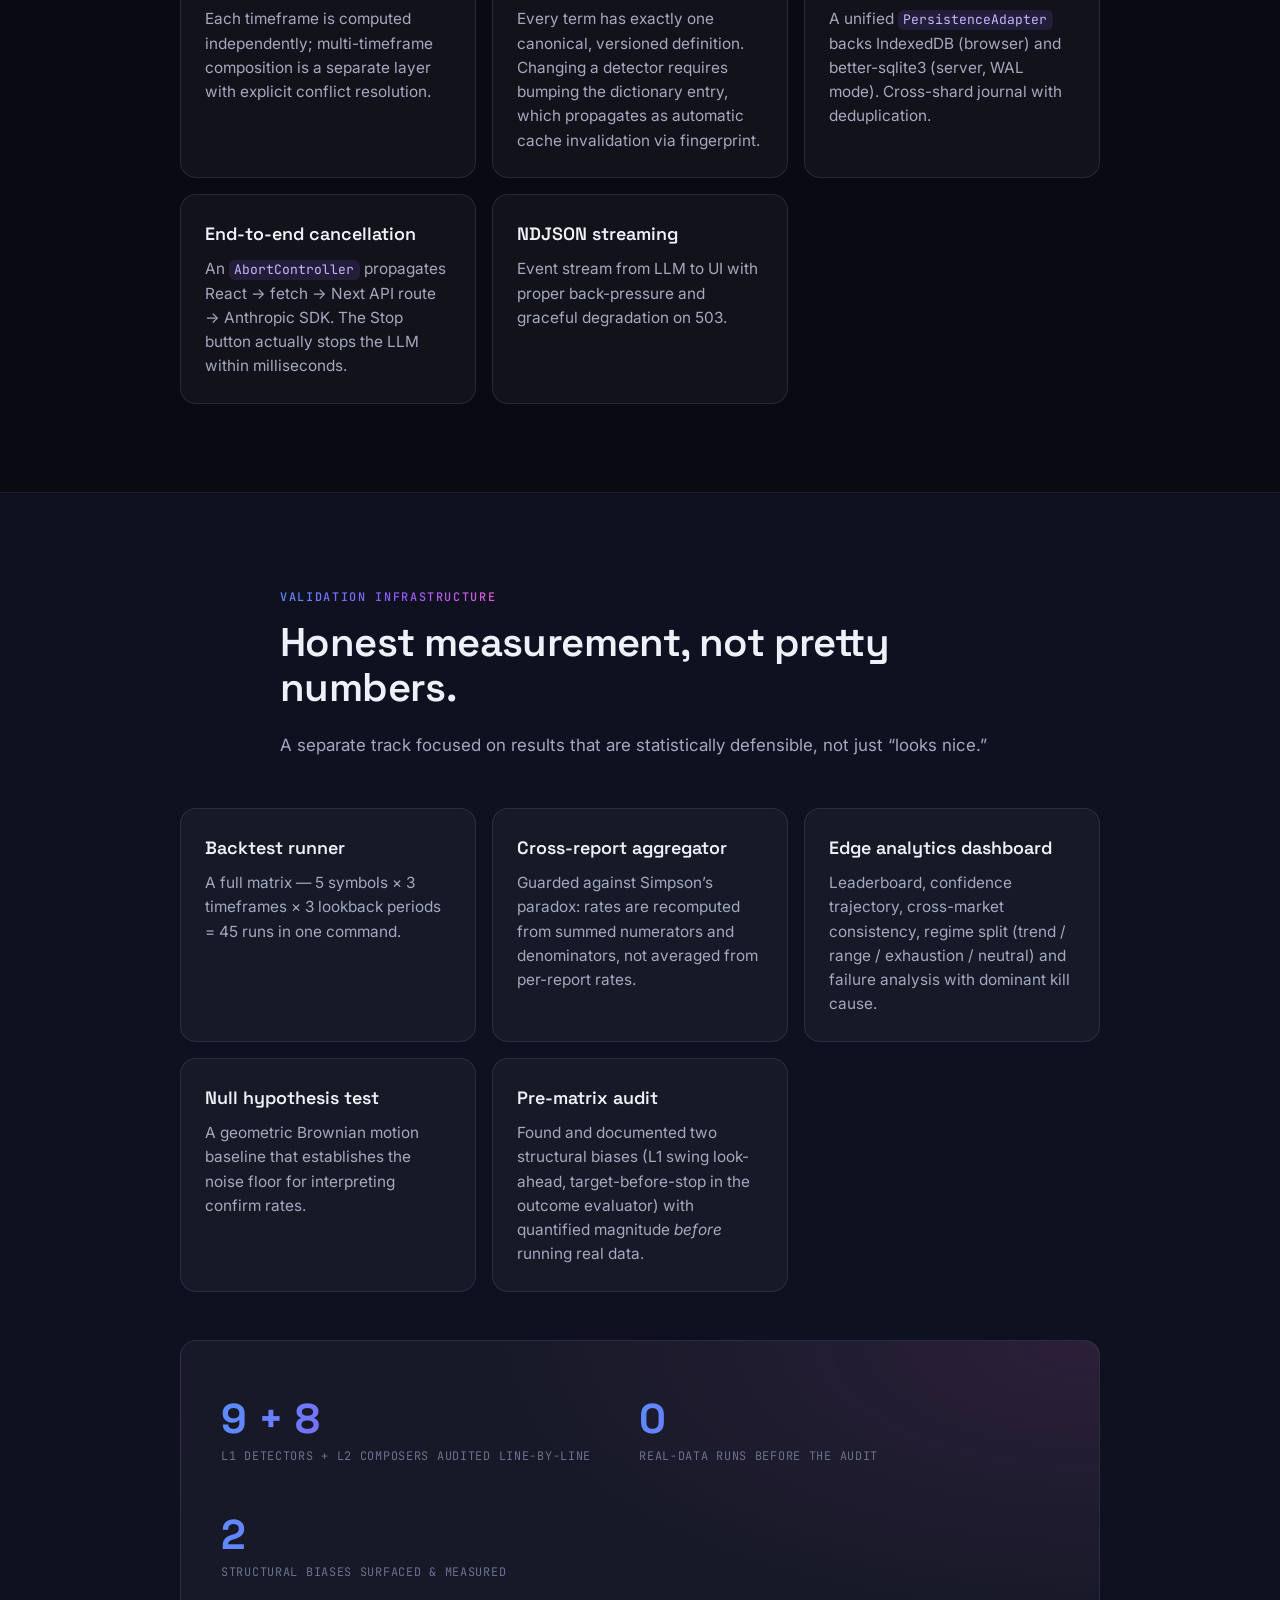
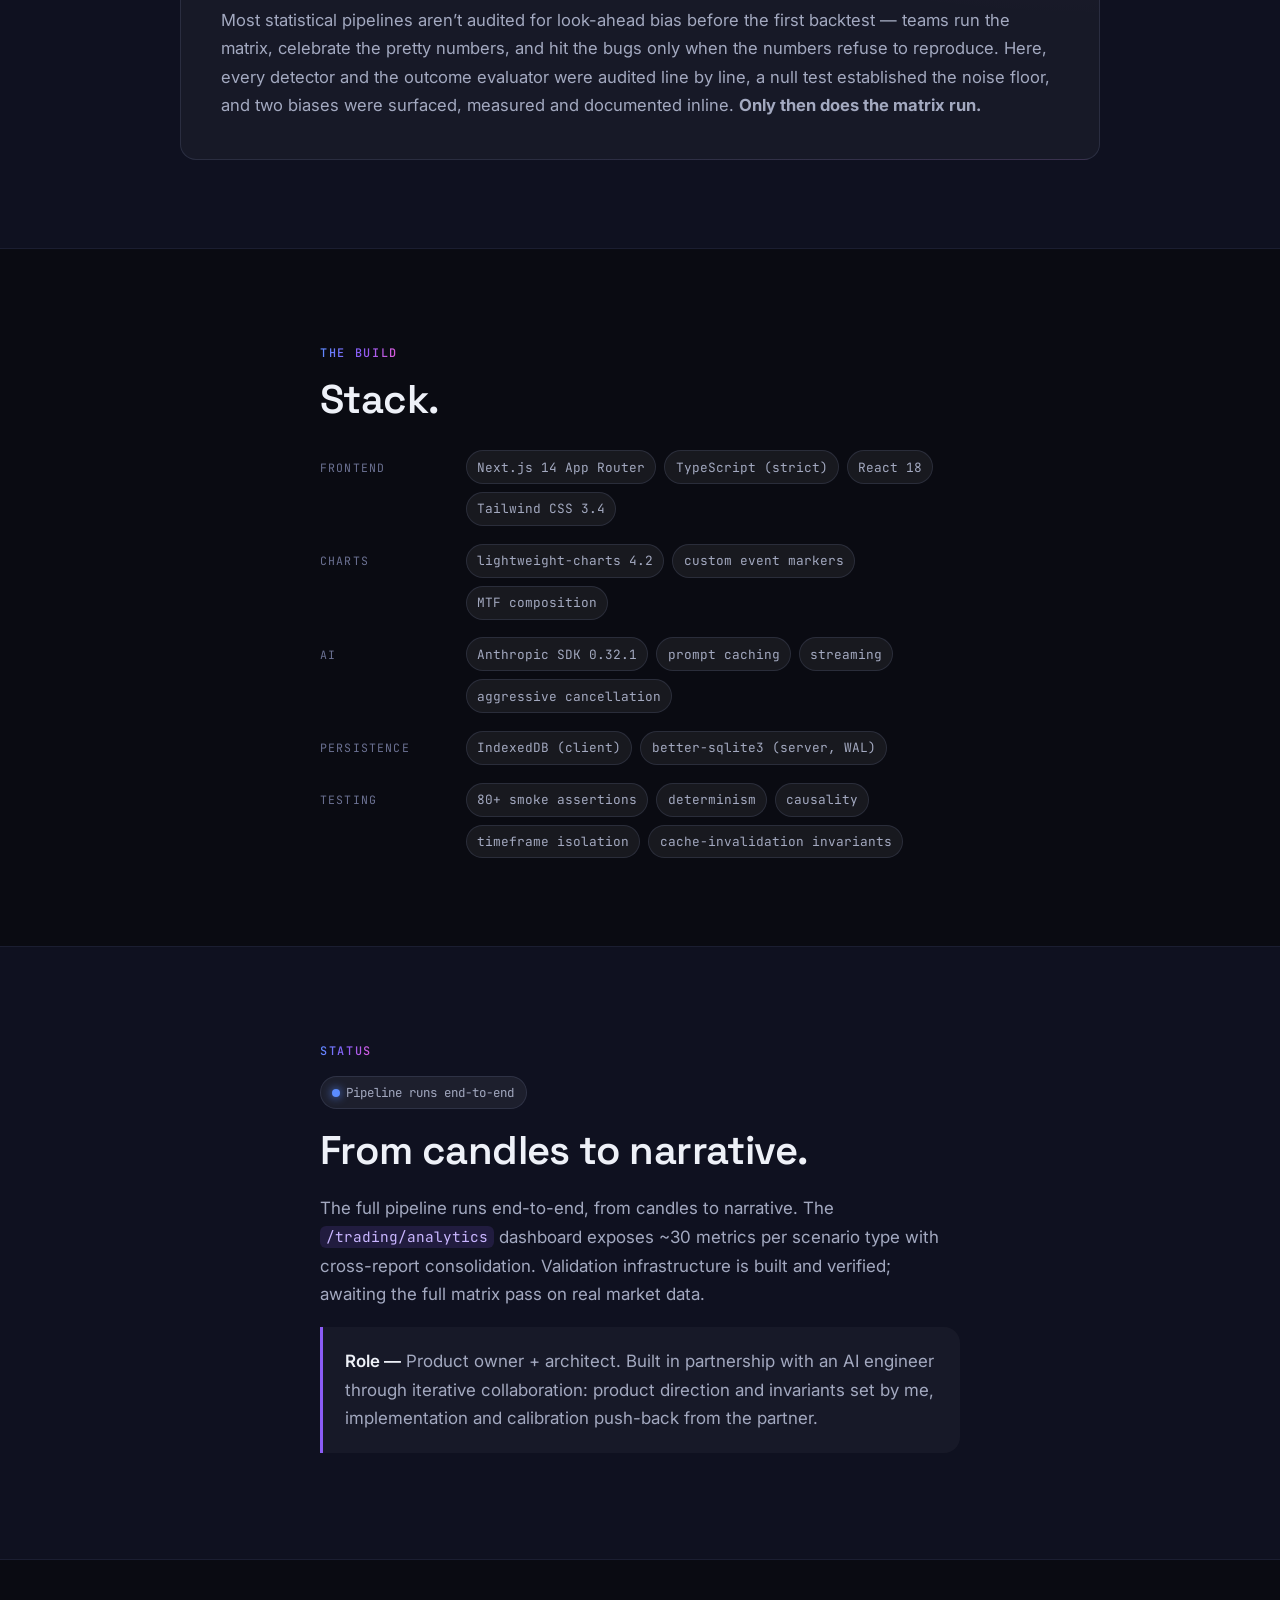
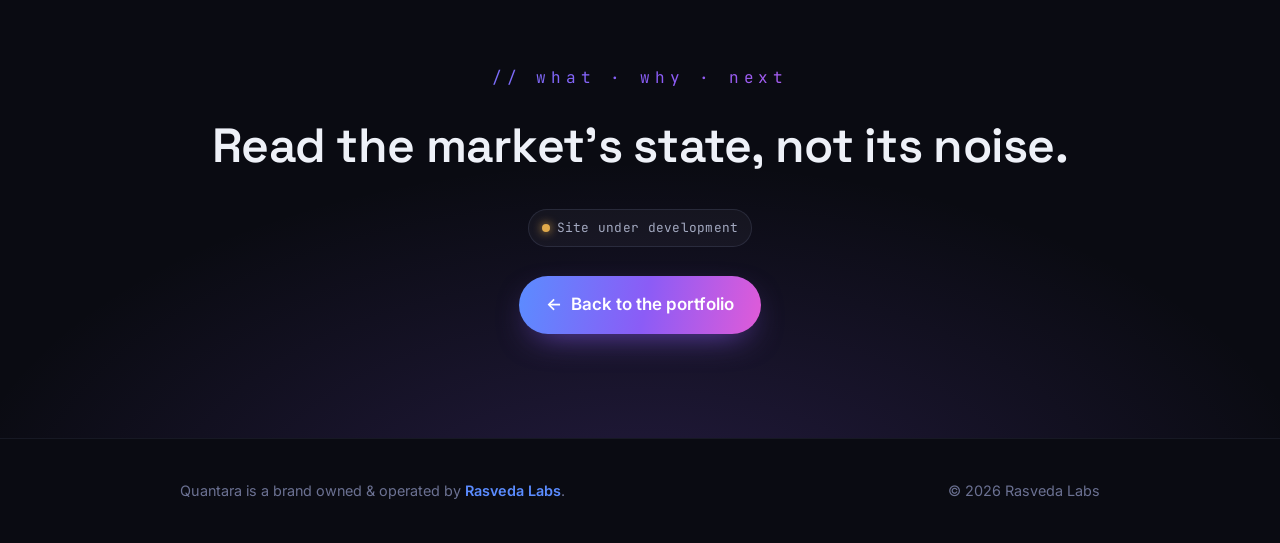
<file: brands/quantara.html>
<!DOCTYPE html>
<html lang="en">
<head>
  <meta charset="UTF-8" />
  <meta name="viewport" content="width=device-width, initial-scale=1.0" />
  <title>Quantara — Market State Operating System · A Rasveda Labs brand</title>
  <meta name="description" content="Quantara is a Market State Operating System — a causal, explainable pipeline that reads what markets are doing and why, traceable all the way down to raw OHLCV candles. A Rasveda Labs brand." />
  <meta name="theme-color" content="#0a0b12" />

  <meta property="og:type" content="website" />
  <meta property="og:title" content="Quantara — Market State Operating System" />
  <meta property="og:description" content="The language of markets, not trading signals. Causal, explainable, deterministic — traceable down to raw candles." />
  <meta property="og:site_name" content="Rasveda Labs" />
  <meta property="og:image" content="../assets/quantara-logo.png" />

  <link rel="icon" type="image/png" href="../assets/rasveda-favicon.png?v=3" />
  <link rel="apple-touch-icon" href="../assets/rasveda-icon.png?v=3" />
  <link rel="preconnect" href="https://fonts.googleapis.com" />
  <link rel="preconnect" href="https://fonts.gstatic.com" crossorigin />
  <link href="https://fonts.googleapis.com/css2?family=Space+Grotesk:wght@500;600;700&family=Inter:wght@400;500;600&family=JetBrains+Mono:wght@400;500;600&display=swap" rel="stylesheet" />
  <link rel="stylesheet" href="../styles/quantara.css" />
</head>
<body>
  <a class="skip-link" href="#main">Skip to content</a>

  <header class="qu-topbar">
    <div class="qu-container qu-topbar__inner">
      <a class="qu-back" href="../index.html#brands"><span aria-hidden="true">←</span> Rasveda Labs</a>
      <span class="qu-topbar__tag">Case study · Portfolio</span>
    </div>
  </header>

  <main id="main">
    <!-- HERO -->
    <section class="qu-hero">
      <svg class="qu-hero__chart" viewBox="0 0 1000 400" preserveAspectRatio="xMidYMid slice" aria-hidden="true">
        <defs>
          <linearGradient id="qline" x1="0" y1="0" x2="1" y2="0">
            <stop offset="0" stop-color="#5b8cff" stop-opacity="0"/>
            <stop offset="0.3" stop-color="#5b8cff"/>
            <stop offset="0.6" stop-color="#8b5cf6"/>
            <stop offset="1" stop-color="#e05bd8"/>
          </linearGradient>
        </defs>
        <g stroke="rgba(140,150,190,0.10)" stroke-width="1">
          <line x1="0" y1="100" x2="1000" y2="100"/>
          <line x1="0" y1="200" x2="1000" y2="200"/>
          <line x1="0" y1="300" x2="1000" y2="300"/>
        </g>
        <path d="M0 300 L90 280 L180 300 L270 240 L360 260 L450 190 L540 210 L630 140 L720 165 L810 90 L900 120 L1000 60"
              fill="none" stroke="url(#qline)" stroke-width="2.5" stroke-linejoin="round" stroke-linecap="round"/>
      </svg>

      <div class="qu-container qu-hero__inner">
        <div class="qu-hero__logo-panel reveal">
          <img class="qu-hero__logo" src="../assets/quantara-logo.png"
               alt="Quantara" width="300" height="300" />
        </div>
        <p class="qu-eyebrow qu-grad-text reveal">Market State Operating System</p>
        <h1 class="qu-hero__title reveal">The language of markets, not trading signals.</h1>
        <p class="qu-hero__lead reveal">
          Not a bot. Not signals. Not a GPT wrapper over candles. Quantara analyses
          market behaviour through causal, explainable events — answering
          <em>what is happening, why, and what is likely next</em>, with a traceable
          chain all the way down to raw OHLCV bars.
        </p>

        <div class="qu-hero__actions reveal">
          <span class="qu-wip"><span class="qu-wip__dot" aria-hidden="true"></span> Site under development</span>
          <a class="qu-btn-ghost" href="../index.html#brands"><span aria-hidden="true">←</span> Portfolio</a>
        </div>

        <dl class="qu-meta reveal" aria-label="Project details">
          <div><dt>Role</dt><dd>Product owner + architect</dd></div>
          <div><dt>Stack</dt><dd>Next.js 14 · TypeScript · Anthropic SDK · SQLite / IndexedDB</dd></div>
          <div><dt>Status</dt><dd>Pipeline runs end-to-end</dd></div>
        </dl>
      </div>
    </section>

    <!-- WHAT IT IS -->
    <section class="qu-section">
      <div class="qu-container qu-prose">
        <span class="qu-kicker qu-grad-text reveal">What it is</span>
        <h2 class="qu-h2 reveal">A different question than &ldquo;buy or sell.&rdquo;</h2>
        <p class="reveal">
          Every output can be unrolled backwards: <strong>scenario → transitions →
          supporting events → L2 patterns → L1 detections → specific candles.</strong>
          No black box, no GPT hallucinating in the analyser&rsquo;s seat — the model
          writes narratives <em>on top of</em> state, it never invents the state.
        </p>

        <div class="qu-chain reveal" aria-label="Causal traceability chain">
          <span class="qu-chain__node">scenario</span>
          <span class="qu-chain__arrow" aria-hidden="true">→</span>
          <span class="qu-chain__node">transitions</span>
          <span class="qu-chain__arrow" aria-hidden="true">→</span>
          <span class="qu-chain__node">events</span>
          <span class="qu-chain__arrow" aria-hidden="true">→</span>
          <span class="qu-chain__node">L2 patterns</span>
          <span class="qu-chain__arrow" aria-hidden="true">→</span>
          <span class="qu-chain__node">L1 detections</span>
          <span class="qu-chain__arrow" aria-hidden="true">→</span>
          <span class="qu-chain__node">raw candles</span>
        </div>
      </div>
    </section>

    <!-- ARCHITECTURE -->
    <section class="qu-section qu-section--tint">
      <div class="qu-container">
        <div class="qu-prose">
          <span class="qu-kicker qu-grad-text reveal">Architecture</span>
          <h2 class="qu-h2 reveal">A 5-layer event-sourced pipeline.</h2>
        </div>

        <div class="qu-layers">
          <article class="qu-layer reveal">
            <div class="qu-layer__tag qu-grad-text">L1<small>Detection</small></div>
            <div class="qu-layer__body">
              <b>Atomic events from OHLCV</b> — EMA crossings, ATR compression /
              expansion, wick rejections, swings, breakout attempts, RSI thresholds.
            </div>
          </article>

          <article class="qu-layer reveal">
            <div class="qu-layer__tag qu-grad-text">L2<small>Composition</small></div>
            <div class="qu-layer__body">
              <b>Composite patterns</b> — <code>fake_breakout</code>,
              <code>liquidity_sweep</code>, <code>absorption</code>,
              <code>stop_run</code>, <code>rejection_at_level</code>,
              <code>trend_pullback_complete</code>, RSI divergences.
            </div>
          </article>

          <article class="qu-layer reveal">
            <div class="qu-layer__tag qu-grad-text">L3<small>Structure</small></div>
            <div class="qu-layer__body">
              <b>Market regime</b> — bullish / bearish structure active, range active,
              trend exhaustion — derived from the sequence of swings.
            </div>
          </article>

          <article class="qu-layer reveal">
            <div class="qu-layer__tag qu-grad-text">L4<small>Scenarios</small></div>
            <div class="qu-layer__body">
              <b>Hypotheses with confidence</b> — evidence accumulation, decay and
              kill causes: <code>reversal_watch</code>, <code>breakout_watch</code>,
              <code>mean_reversion</code>, <code>continuation</code>,
              <code>range_test</code>.
            </div>
          </article>

          <article class="qu-layer reveal">
            <div class="qu-layer__tag qu-grad-text">AI<small>Narrative</small></div>
            <div class="qu-layer__body">
              <b>Streaming narratives via the Anthropic SDK</b> — running on top of
              state, not replacing it.
            </div>
          </article>
        </div>
      </div>
    </section>

    <!-- ENGINEERING DECISIONS -->
    <section class="qu-section">
      <div class="qu-container">
        <div class="qu-prose">
          <span class="qu-kicker qu-grad-text reveal">Key decisions</span>
          <h2 class="qu-h2 reveal">Engineering the determinism.</h2>
        </div>

        <div class="qu-grid">
          <article class="qu-card reveal">
            <h3>Full determinism</h3>
            <p>Event and transition IDs are computed from the input. Identical candles → identical event log → identical scenario births. No hidden randomness, no wall-clock leakage.</p>
          </article>
          <article class="qu-card reveal">
            <h3>Event sourcing</h3>
            <p>Append-only journal of events and transitions; state is derived as a left fold — you can rewind to any point in history.</p>
          </article>
          <article class="qu-card reveal">
            <h3>Streaming state compute</h3>
            <p>Not batch — a five-phase per-event pipeline (decay → evidence → invalidation → births → structure), so a scenario can be born, weakened, killed and reborn within a single run.</p>
          </article>
          <article class="qu-card reveal">
            <h3>Timeframe isolation</h3>
            <p>Each timeframe is computed independently; multi-timeframe composition is a separate layer with explicit conflict resolution.</p>
          </article>
          <article class="qu-card reveal">
            <h3>Dictionary discipline</h3>
            <p>Every term has exactly one canonical, versioned definition. Changing a detector requires bumping the dictionary entry, which propagates as automatic cache invalidation via fingerprint.</p>
          </article>
          <article class="qu-card reveal">
            <h3>Persistence-agnostic</h3>
            <p>A unified <code>PersistenceAdapter</code> backs IndexedDB (browser) and better-sqlite3 (server, WAL mode). Cross-shard journal with deduplication.</p>
          </article>
          <article class="qu-card reveal">
            <h3>End-to-end cancellation</h3>
            <p>An <code>AbortController</code> propagates React → fetch → Next API route → Anthropic SDK. The Stop button actually stops the LLM within milliseconds.</p>
          </article>
          <article class="qu-card reveal">
            <h3>NDJSON streaming</h3>
            <p>Event stream from LLM to UI with proper back-pressure and graceful degradation on 503.</p>
          </article>
        </div>
      </div>
    </section>

    <!-- VALIDATION -->
    <section class="qu-section qu-section--tint">
      <div class="qu-container">
        <div class="qu-prose">
          <span class="qu-kicker qu-grad-text reveal">Validation infrastructure</span>
          <h2 class="qu-h2 reveal">Honest measurement, not pretty numbers.</h2>
          <p class="reveal">A separate track focused on results that are statistically defensible, not just &ldquo;looks nice.&rdquo;</p>
        </div>

        <div class="qu-grid">
          <article class="qu-card reveal">
            <h3>Backtest runner</h3>
            <p>A full matrix — 5 symbols × 3 timeframes × 3 lookback periods = 45 runs in one command.</p>
          </article>
          <article class="qu-card reveal">
            <h3>Cross-report aggregator</h3>
            <p>Guarded against Simpson&rsquo;s paradox: rates are recomputed from summed numerators and denominators, not averaged from per-report rates.</p>
          </article>
          <article class="qu-card reveal">
            <h3>Edge analytics dashboard</h3>
            <p>Leaderboard, confidence trajectory, cross-market consistency, regime split (trend / range / exhaustion / neutral) and failure analysis with dominant kill cause.</p>
          </article>
          <article class="qu-card reveal">
            <h3>Null hypothesis test</h3>
            <p>A geometric Brownian motion baseline that establishes the noise floor for interpreting confirm rates.</p>
          </article>
          <article class="qu-card reveal">
            <h3>Pre-matrix audit</h3>
            <p>Found and documented two structural biases (L1 swing look-ahead, target-before-stop in the outcome evaluator) with quantified magnitude <em>before</em> running real data.</p>
          </article>
        </div>

        <!-- highlight -->
        <div class="qu-highlight reveal">
          <dl class="qu-highlight__stat">
            <div><dt class="qu-grad-text">9 + 8</dt><dd>L1 detectors + L2 composers audited line-by-line</dd></div>
            <div><dt class="qu-grad-text">0</dt><dd>real-data runs before the audit</dd></div>
            <div><dt class="qu-grad-text">2</dt><dd>structural biases surfaced &amp; measured</dd></div>
          </dl>
          <p>
            Most statistical pipelines aren&rsquo;t audited for look-ahead bias before the
            first backtest — teams run the matrix, celebrate the pretty numbers, and
            hit the bugs only when the numbers refuse to reproduce. Here, every
            detector and the outcome evaluator were audited line by line, a null test
            established the noise floor, and two biases were surfaced, measured and
            documented inline. <strong>Only then does the matrix run.</strong>
          </p>
        </div>
      </div>
    </section>

    <!-- STACK -->
    <section class="qu-section">
      <div class="qu-container qu-prose">
        <span class="qu-kicker qu-grad-text reveal">The build</span>
        <h2 class="qu-h2 reveal">Stack.</h2>
        <div class="qu-stack reveal">
          <div class="qu-stack__row">
            <span class="qu-stack__label">Frontend</span>
            <ul class="qu-chips"><li>Next.js 14 App Router</li><li>TypeScript (strict)</li><li>React 18</li><li>Tailwind CSS 3.4</li></ul>
          </div>
          <div class="qu-stack__row">
            <span class="qu-stack__label">Charts</span>
            <ul class="qu-chips"><li>lightweight-charts 4.2</li><li>custom event markers</li><li>MTF composition</li></ul>
          </div>
          <div class="qu-stack__row">
            <span class="qu-stack__label">AI</span>
            <ul class="qu-chips"><li>Anthropic SDK 0.32.1</li><li>prompt caching</li><li>streaming</li><li>aggressive cancellation</li></ul>
          </div>
          <div class="qu-stack__row">
            <span class="qu-stack__label">Persistence</span>
            <ul class="qu-chips"><li>IndexedDB (client)</li><li>better-sqlite3 (server, WAL)</li></ul>
          </div>
          <div class="qu-stack__row">
            <span class="qu-stack__label">Testing</span>
            <ul class="qu-chips"><li>80+ smoke assertions</li><li>determinism</li><li>causality</li><li>timeframe isolation</li><li>cache-invalidation invariants</li></ul>
          </div>
        </div>
      </div>
    </section>

    <!-- STATUS -->
    <section class="qu-section qu-section--tint">
      <div class="qu-container qu-prose">
        <span class="qu-kicker qu-grad-text reveal">Status</span>
        <div class="reveal"><span class="qu-status-badge">Pipeline runs end-to-end</span></div>
        <h2 class="qu-h2 reveal">From candles to narrative.</h2>
        <p class="reveal">
          The full pipeline runs end-to-end, from candles to narrative. The
          <code>/trading/analytics</code> dashboard exposes ~30 metrics per scenario
          type with cross-report consolidation. Validation infrastructure is built
          and verified; awaiting the full matrix pass on real market data.
        </p>
        <p class="qu-role reveal">
          <strong>Role —</strong> Product owner + architect. Built in partnership with
          an AI engineer through iterative collaboration: product direction and
          invariants set by me, implementation and calibration push-back from the
          partner.
        </p>
      </div>
    </section>

    <!-- CTA -->
    <section class="qu-cta">
      <div class="qu-container">
        <p class="qu-cta__mark qu-grad-text reveal">// what · why · next</p>
        <h2 class="qu-cta__title reveal">Read the market&rsquo;s state, not its noise.</h2>
        <p class="qu-cta__lead reveal">
          <span class="qu-wip"><span class="qu-wip__dot" aria-hidden="true"></span> Site under development</span>
        </p>
        <a class="qu-btn reveal" href="../index.html#brands"><span aria-hidden="true">←</span> Back to the portfolio</a>
      </div>
    </section>
  </main>

  <footer class="qu-footer">
    <div class="qu-container qu-footer__inner">
      <p>Quantara is a brand owned &amp; operated by <a href="../index.html">Rasveda Labs</a>.</p>
      <p>&copy; <span id="year">2026</span> Rasveda Labs</p>
    </div>
  </footer>

  <script>
    (function () {
      var items = document.querySelectorAll(".reveal");
      var reduce = window.matchMedia("(prefers-reduced-motion: reduce)").matches;
      if (reduce || !("IntersectionObserver" in window)) {
        items.forEach(function (el) { el.classList.add("is-visible"); });
      } else {
        var io = new IntersectionObserver(function (entries, obs) {
          entries.forEach(function (e) {
            if (e.isIntersecting) { e.target.classList.add("is-visible"); obs.unobserve(e.target); }
          });
        }, { threshold: 0.12, rootMargin: "0px 0px -6% 0px" });
        items.forEach(function (el) { io.observe(el); });
      }
      var y = document.getElementById("year");
      if (y) y.textContent = new Date().getFullYear();
    })();
  </script>
</body>
</html>
</file>
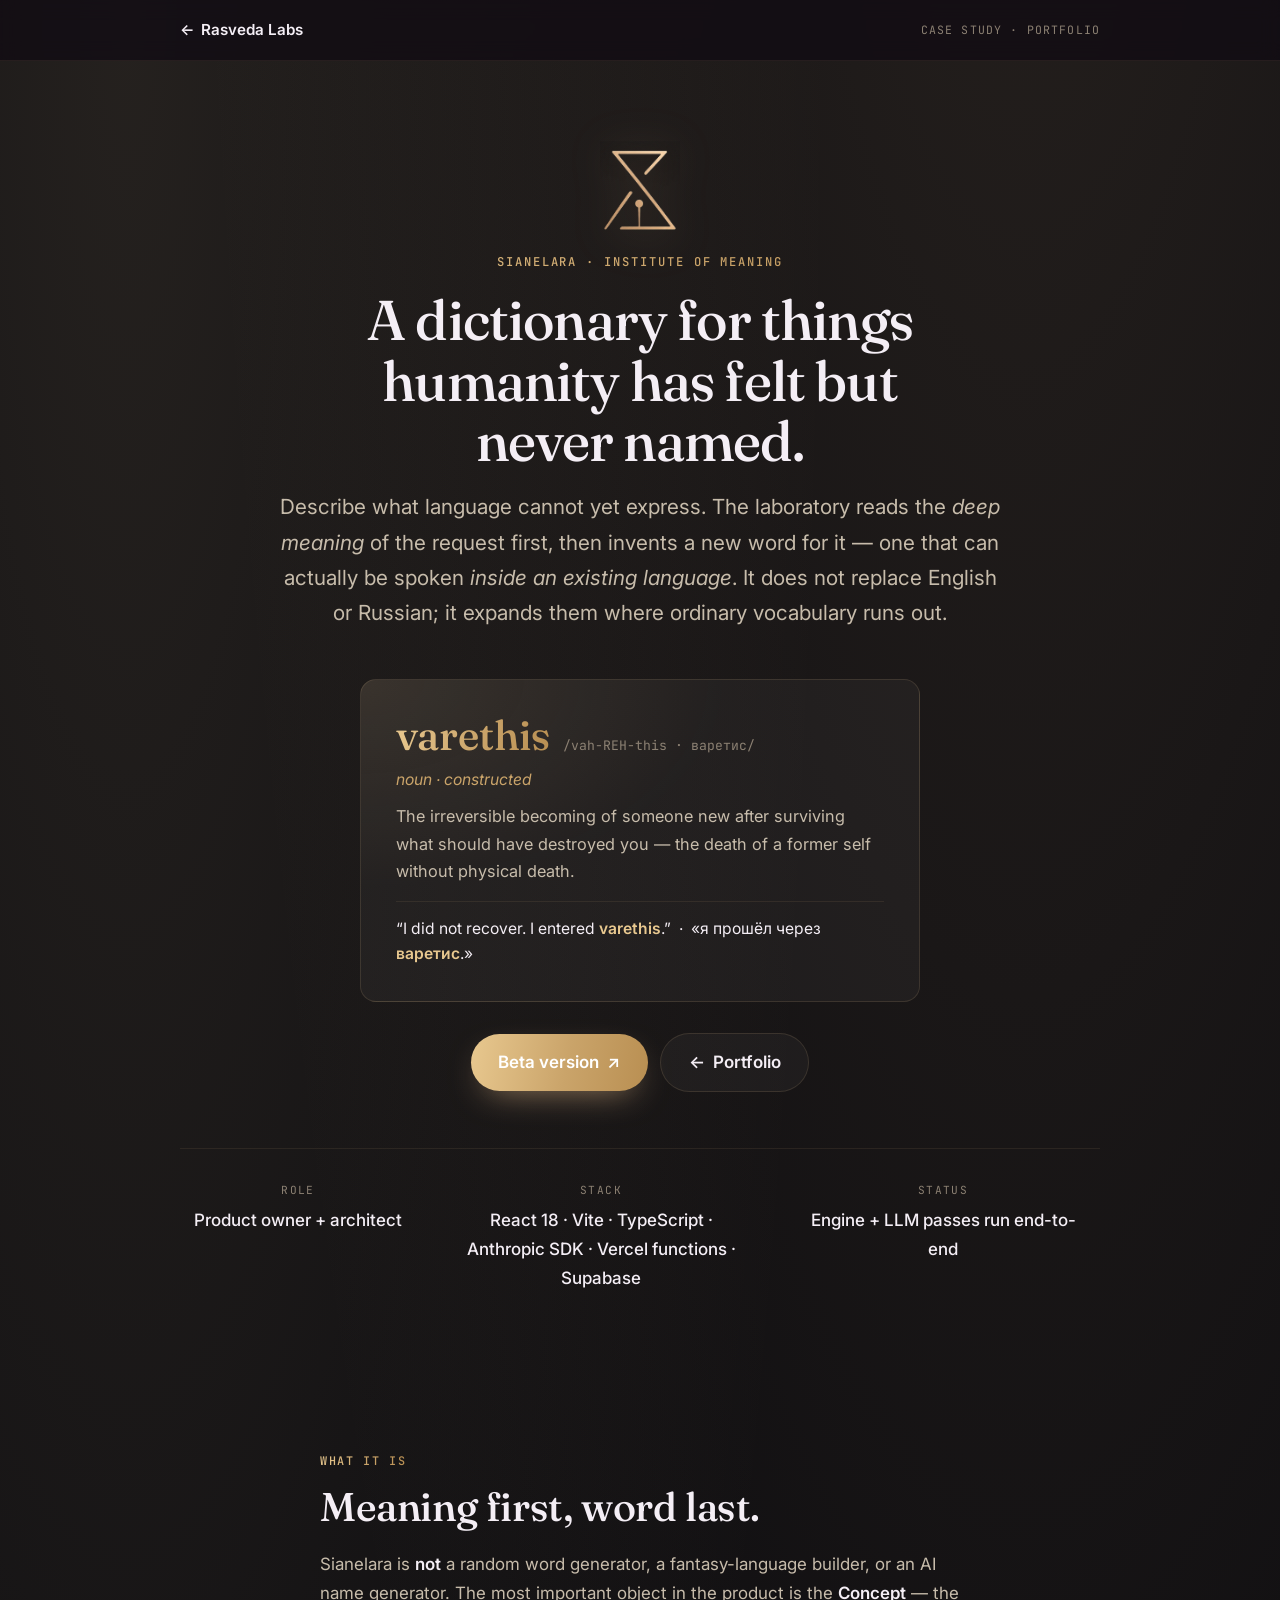
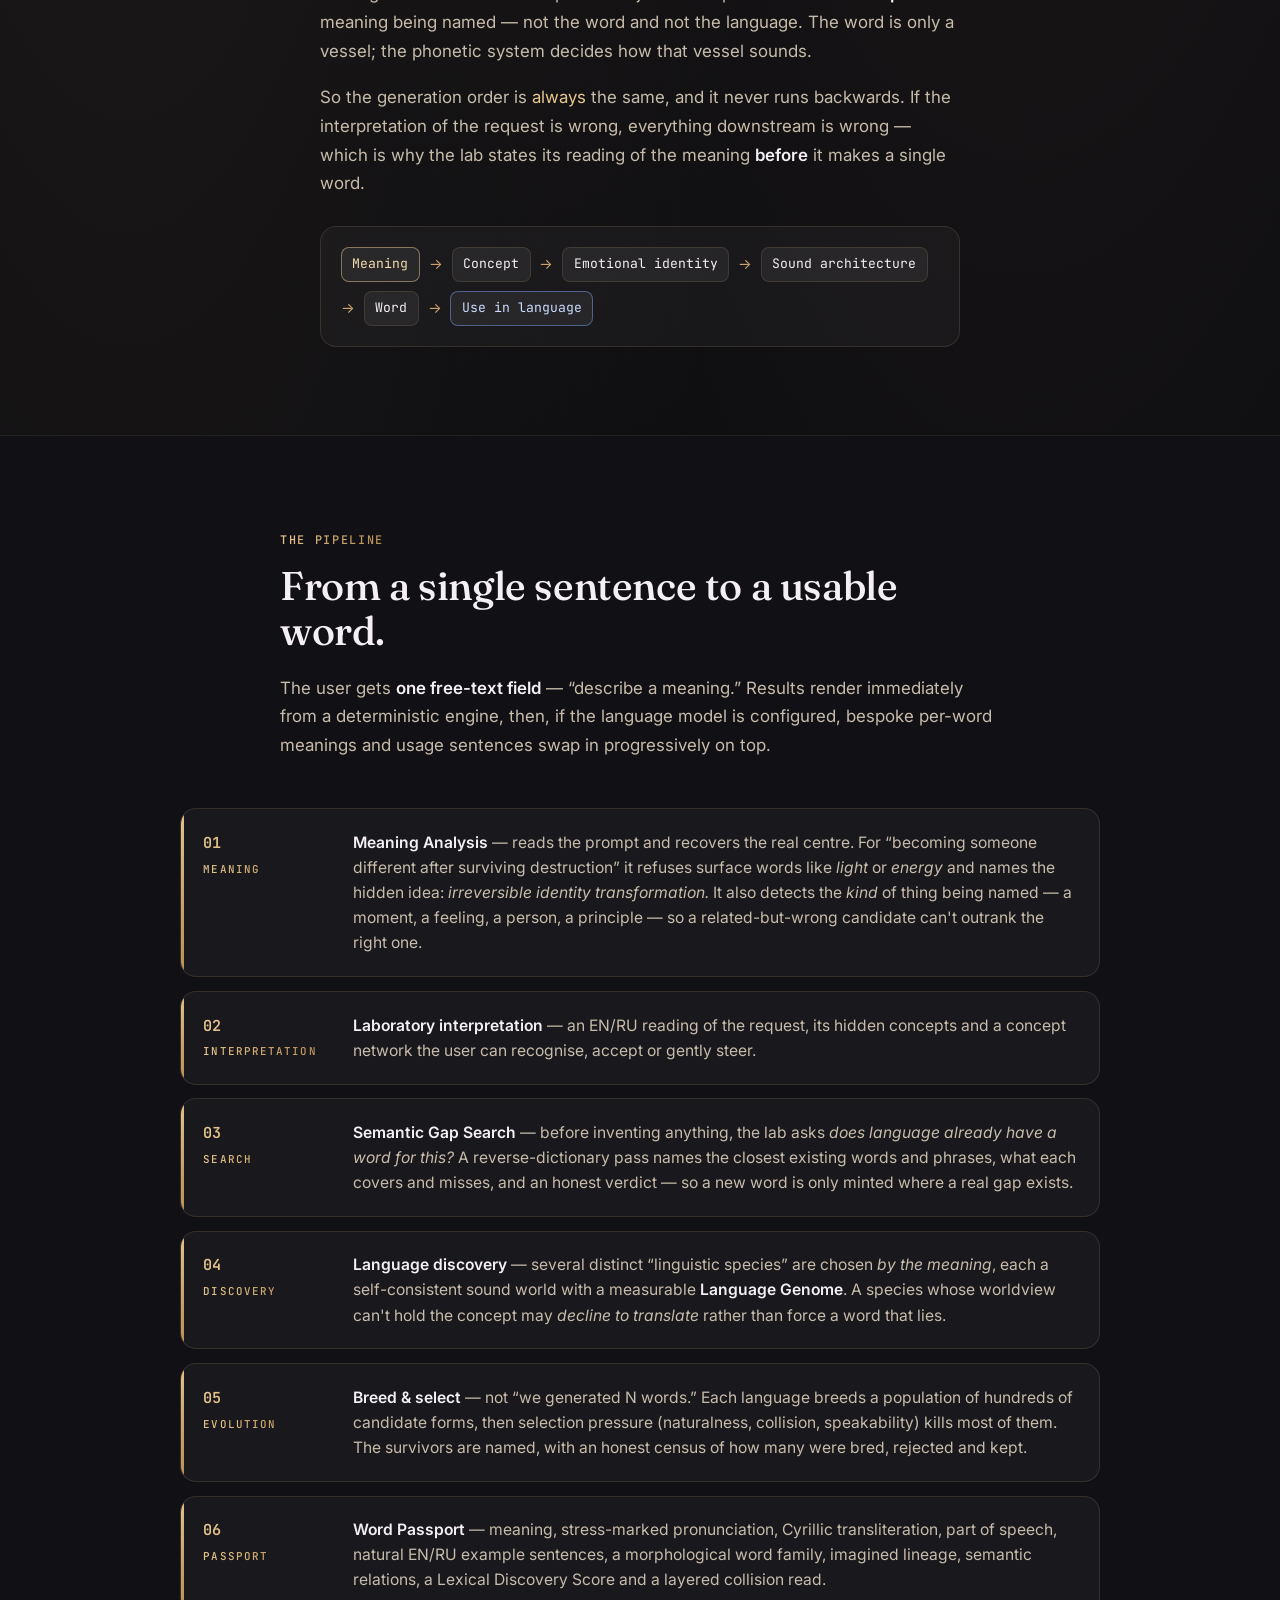
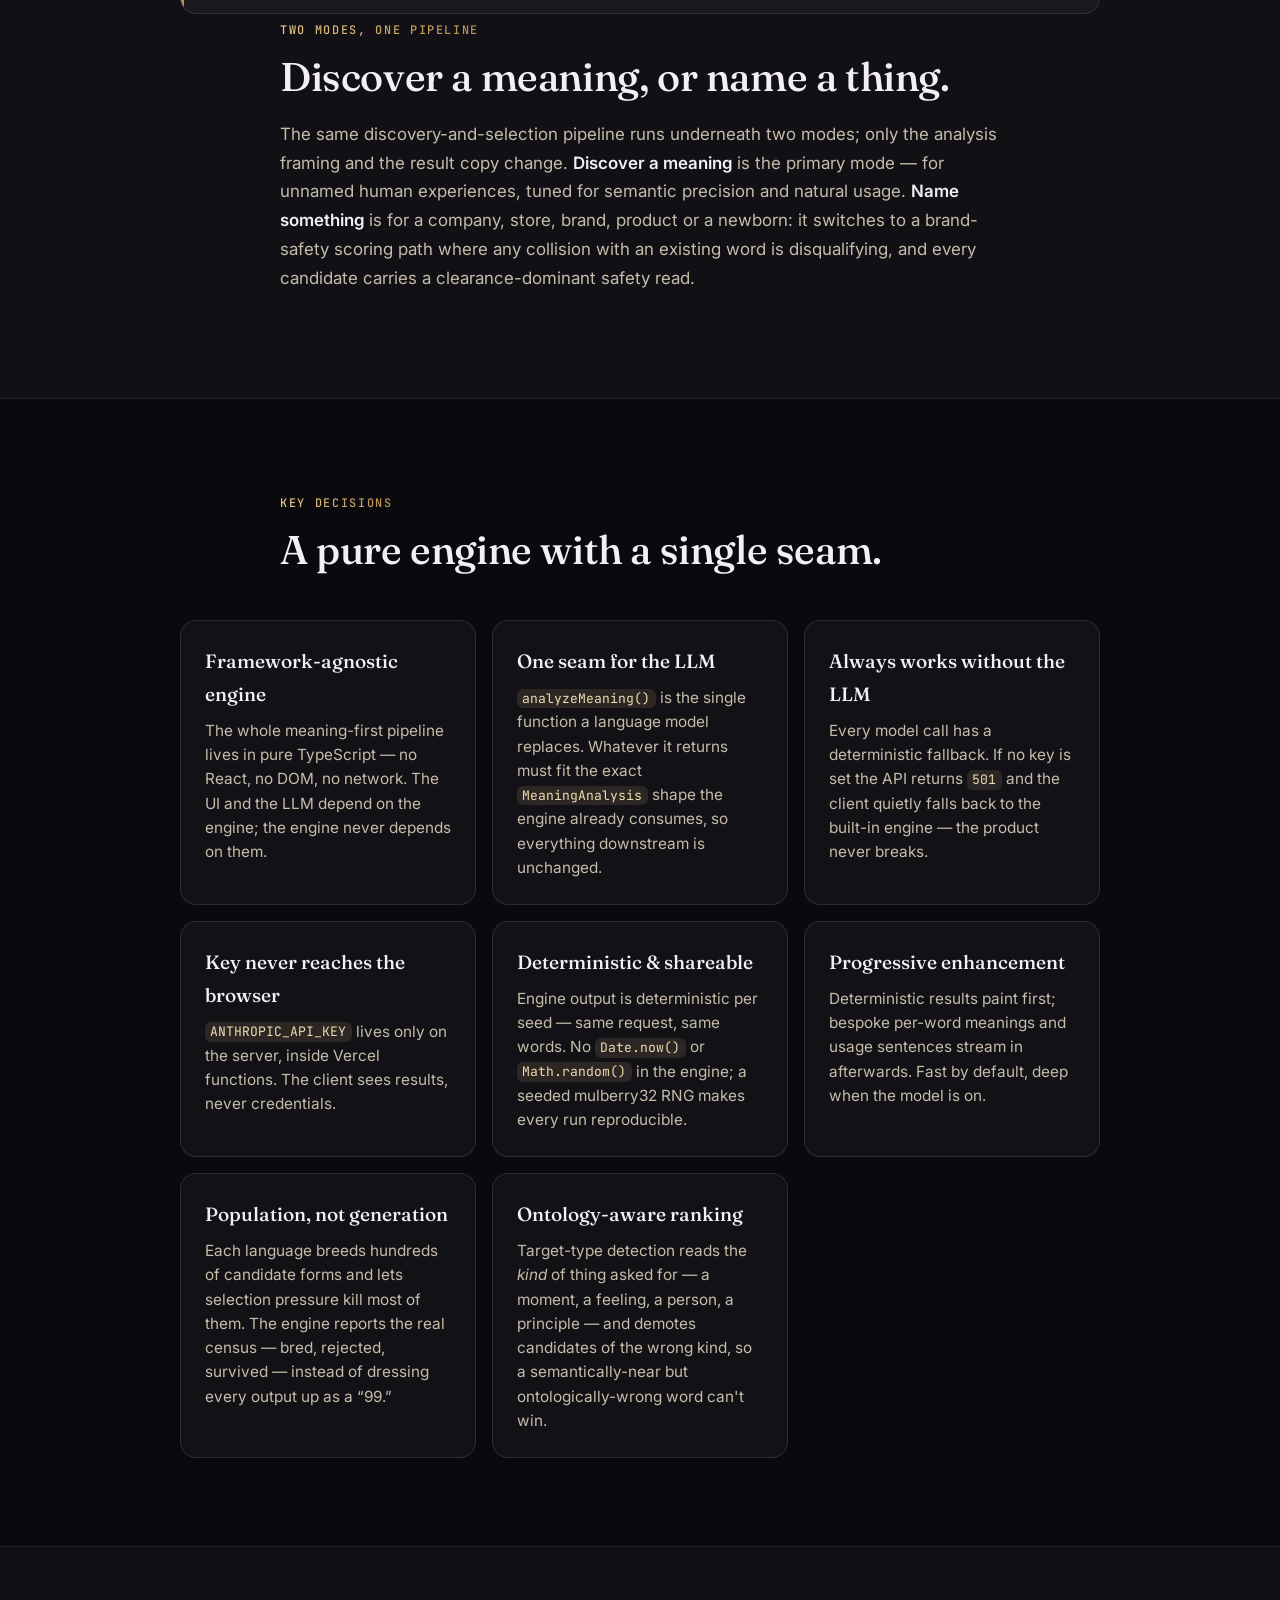
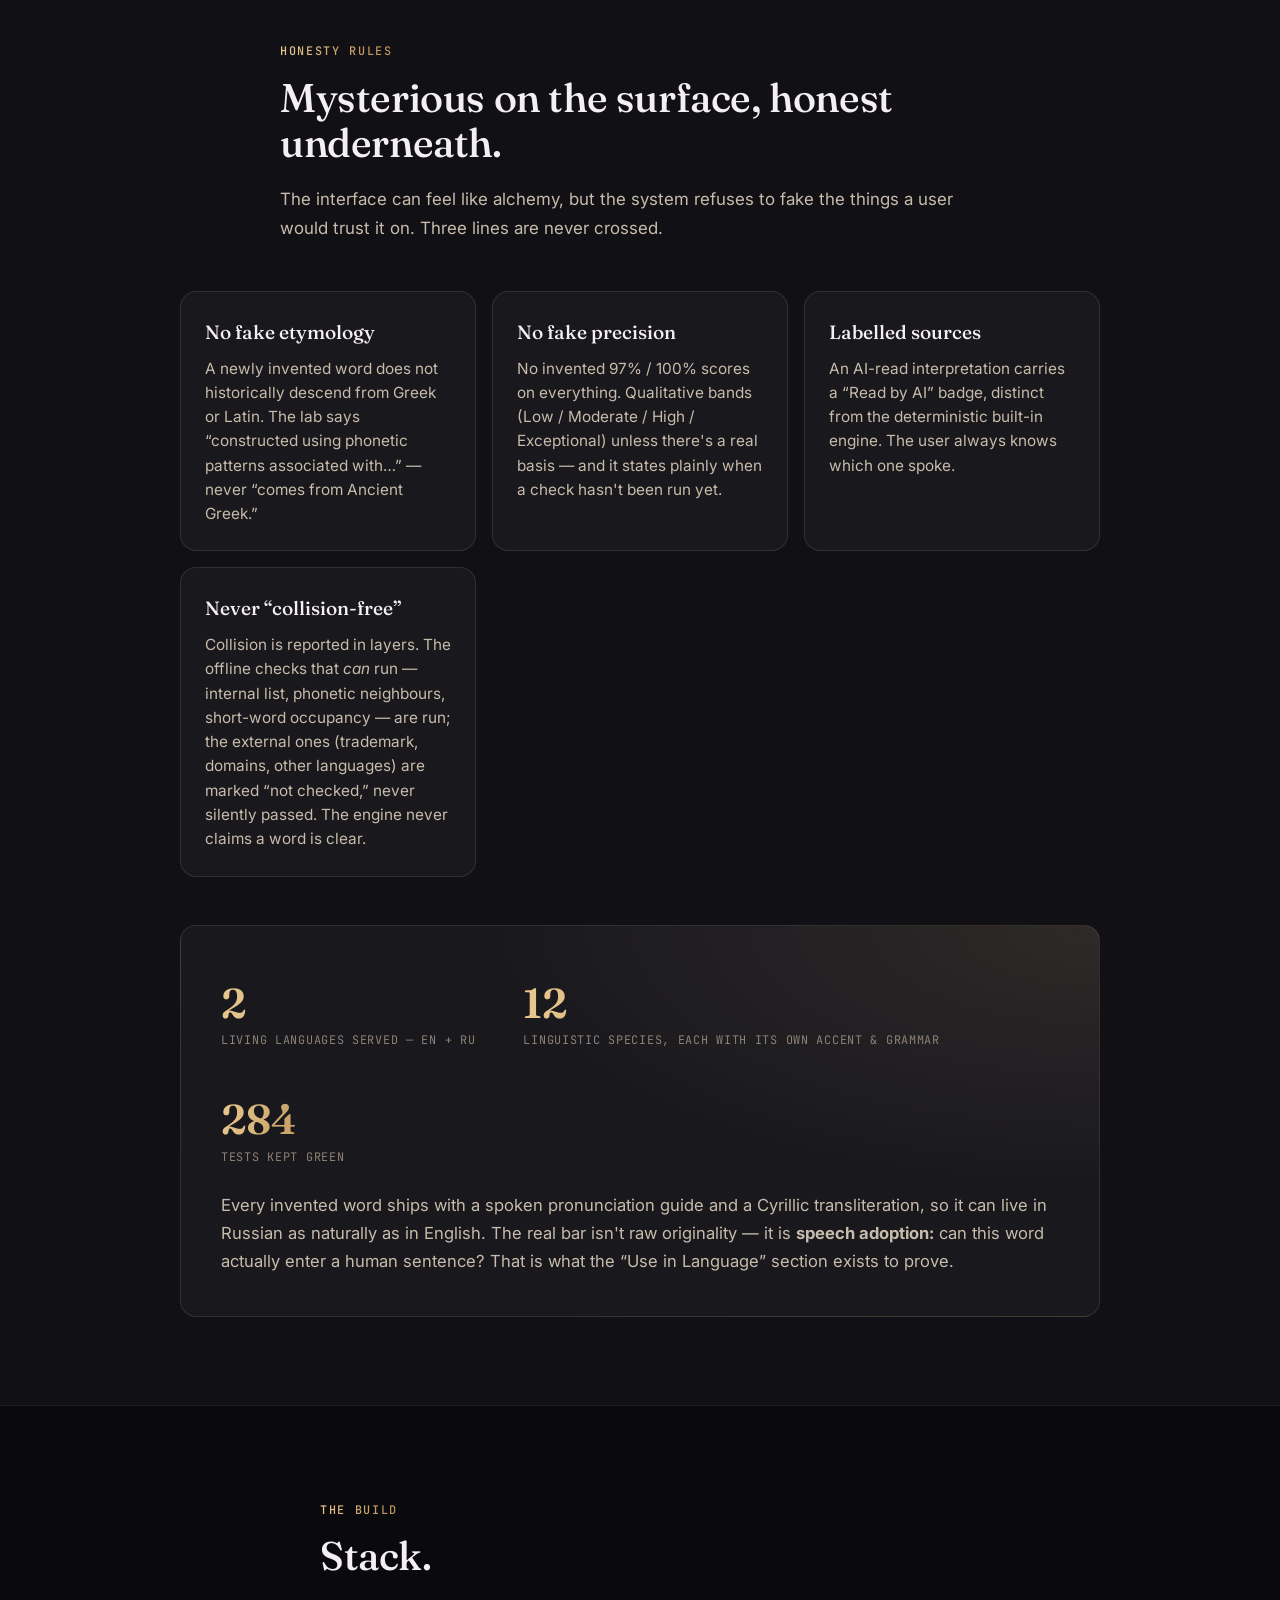
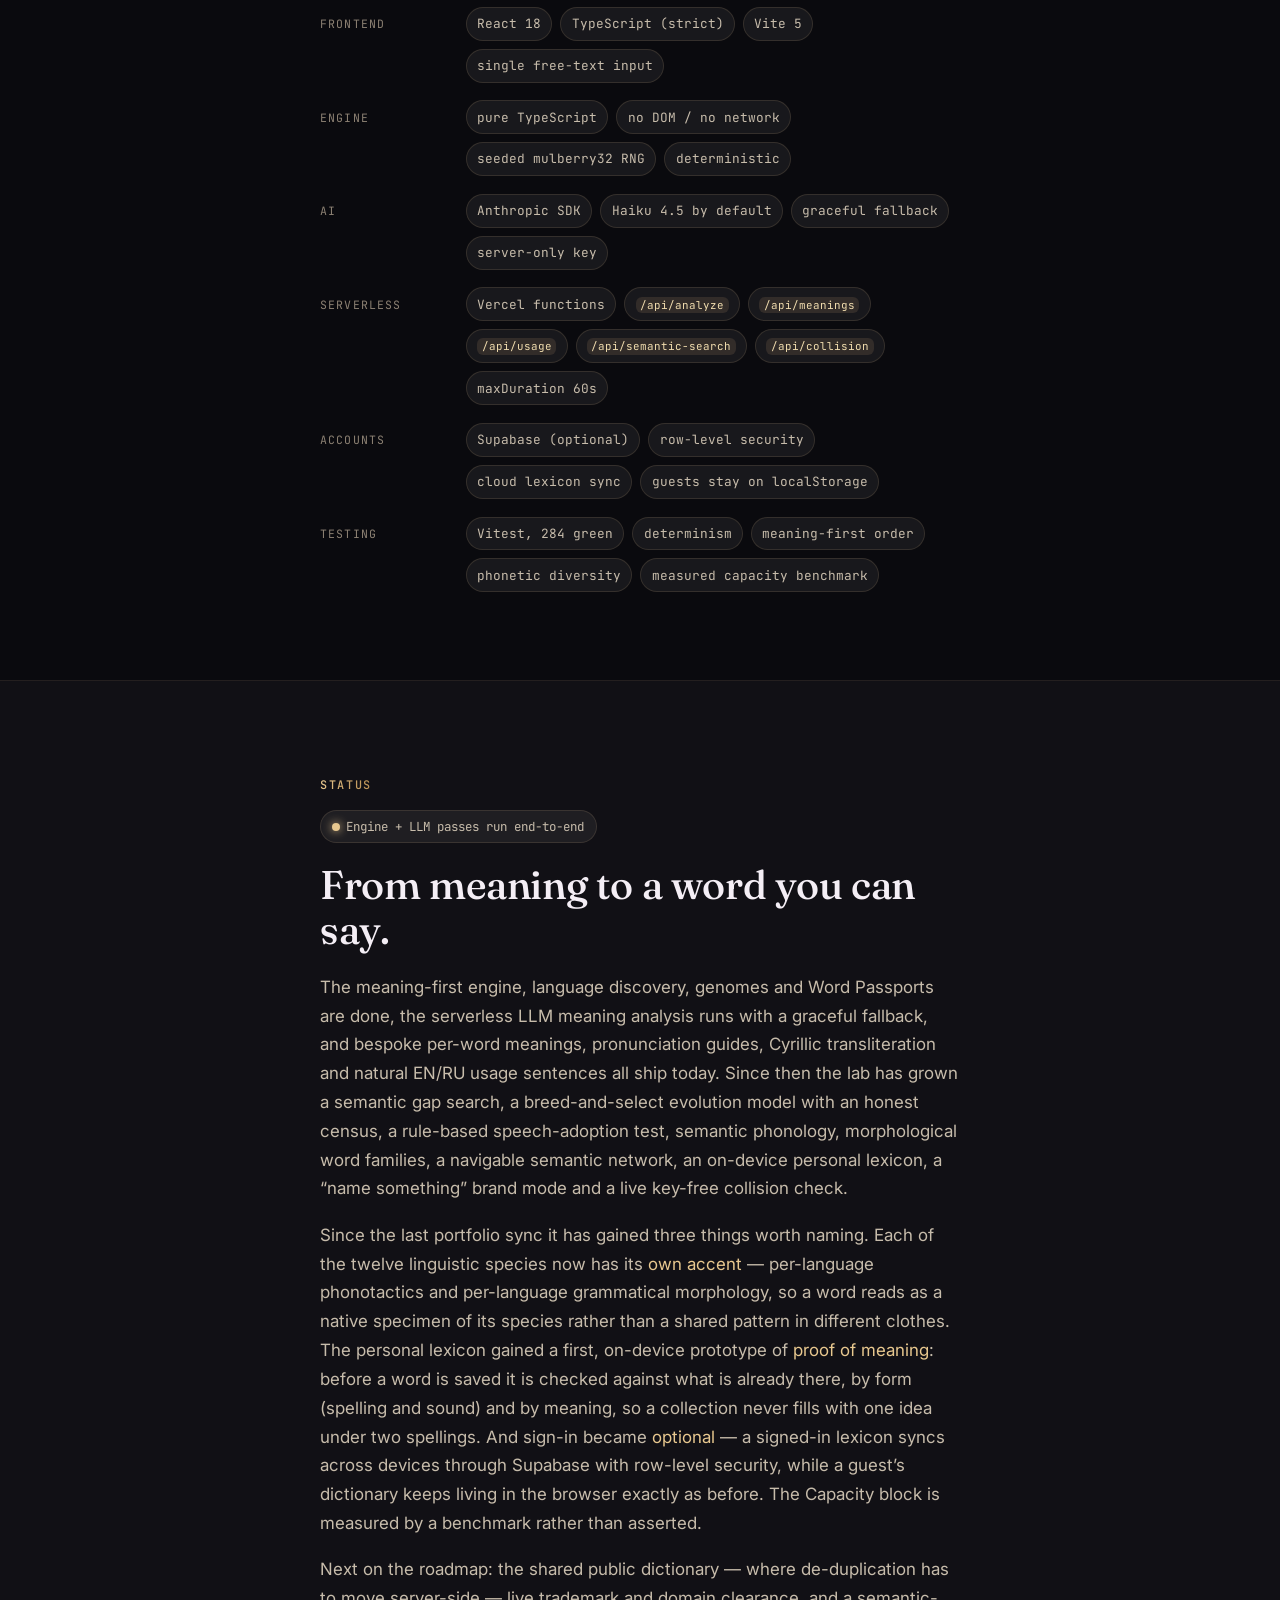
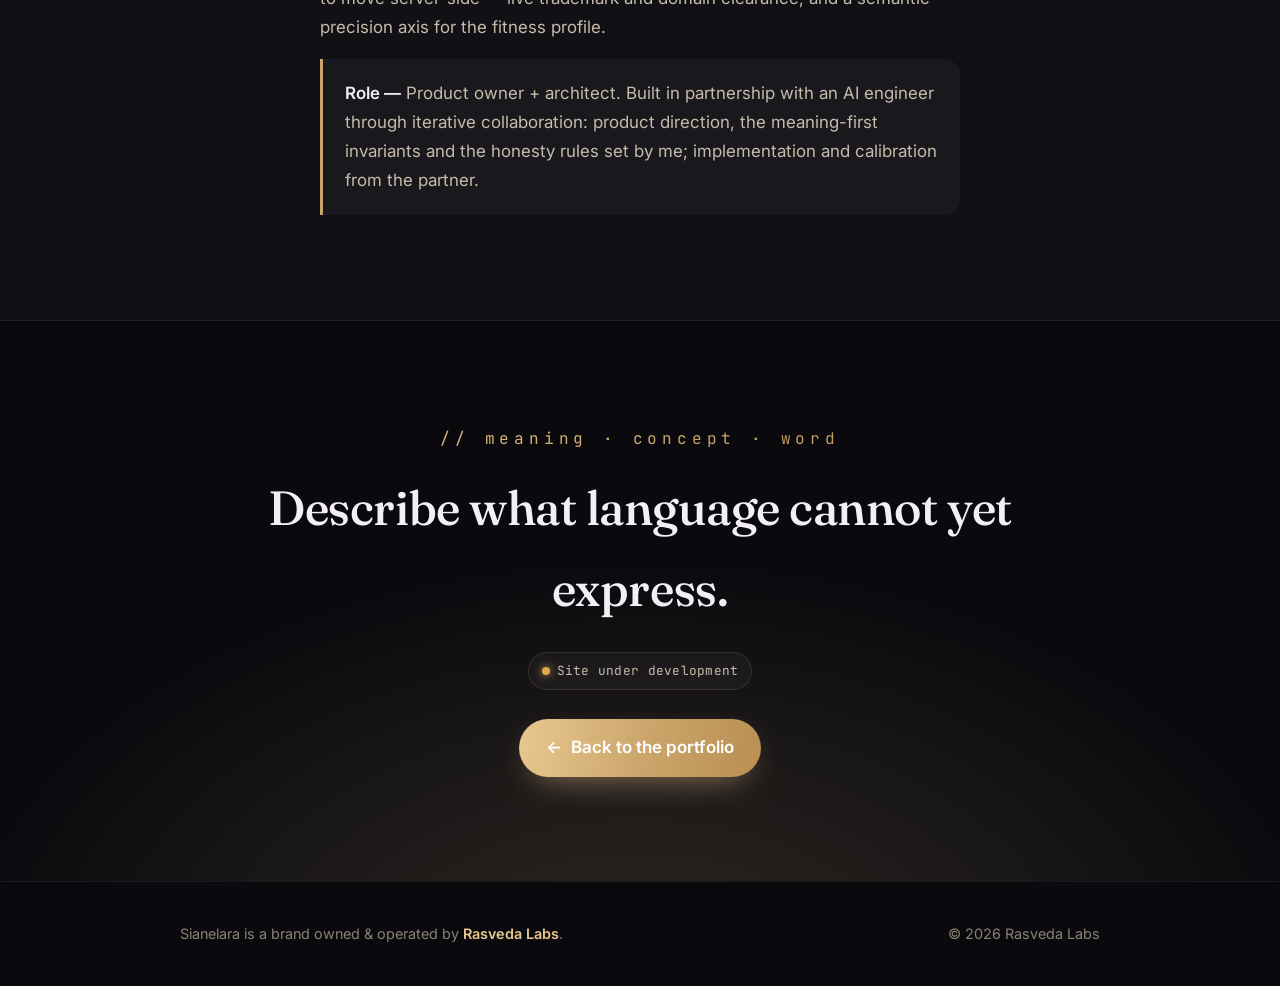
<file: brands/sianelara.html>
<!DOCTYPE html>
<html lang="en">
<head>
  <meta charset="UTF-8" />
  <meta name="viewport" content="width=device-width, initial-scale=1.0" />
  <title>Sianelara — Institute of Meaning · A Rasveda Labs brand</title>
  <meta name="description" content="Sianelara is an institute for discovering meanings language never named — and inventing the words to carry them. It reads the deep meaning of a request first, then invents a new word that can be used inside an existing language (English, Russian). Meaning before language. A Rasveda Labs brand." />
  <meta name="theme-color" content="#0a0a0e" />

  <meta property="og:type" content="website" />
  <meta property="og:title" content="Sianelara — Institute of Meaning" />
  <meta property="og:description" content="Describe what language cannot yet express. Sianelara discovers the concept, invents a word for it, and shows you how to use it in a sentence." />
  <meta property="og:site_name" content="Rasveda Labs" />

  <link rel="icon" type="image/png" href="../assets/rasveda-favicon.png?v=3" />
  <link rel="apple-touch-icon" href="../assets/rasveda-icon.png?v=3" />
  <link rel="preconnect" href="https://fonts.googleapis.com" />
  <link rel="preconnect" href="https://fonts.gstatic.com" crossorigin />
  <link href="https://fonts.googleapis.com/css2?family=Fraunces:opsz,wght@9..144,400;9..144,500;9..144,600&family=Inter:wght@400;500;600&family=JetBrains+Mono:wght@400;500;600&display=swap" rel="stylesheet" />
  <link rel="stylesheet" href="../styles/sianelara.css" />
</head>
<body>
  <a class="skip-link" href="#main">Skip to content</a>

  <header class="wl-topbar">
    <div class="wl-container wl-topbar__inner">
      <a class="wl-back" href="../index.html#brands"><span aria-hidden="true">←</span> Rasveda Labs</a>
      <span class="wl-topbar__tag">Case study · Portfolio</span>
    </div>
  </header>

  <main id="main">
    <!-- HERO -->
    <section class="wl-hero">
      <div class="wl-container wl-hero__inner">
        <img class="wl-hero__mark reveal" src="../assets/sianelara-mark.png" width="72" height="80" alt="Sianelara" decoding="async" />
        <p class="wl-eyebrow wl-grad-text reveal">Sianelara · Institute of Meaning</p>
        <h1 class="wl-hero__title reveal">A dictionary for things humanity has felt but never named.</h1>
        <p class="wl-hero__lead reveal">
          Describe what language cannot yet express. The laboratory reads the
          <em>deep meaning</em> of the request first, then invents a new word for it —
          one that can actually be spoken <em>inside an existing language</em>. It does
          not replace English or Russian; it expands them where ordinary vocabulary
          runs out.
        </p>

        <!-- the invented word, set as a dictionary headword -->
        <figure class="wl-headword reveal">
          <span class="wl-headword__word wl-grad-text">varethis</span>
          <span class="wl-headword__ipa">/vah-REH-this · варетис/</span>
          <span class="wl-headword__pos">noun · constructed</span>
          <p class="wl-headword__def">
            The irreversible becoming of someone new after surviving what should have
            destroyed you — the death of a former self without physical death.
          </p>
          <p class="wl-headword__use">
            &ldquo;I did not recover. I entered <b>varethis</b>.&rdquo; &nbsp;·&nbsp;
            «я прошёл через <b>варетис</b>.»
          </p>
        </figure>

        <div class="wl-hero__actions reveal">
          <a class="wl-btn" href="https://name-laboratory.vercel.app" target="_blank" rel="noopener">
            Beta version <span aria-hidden="true">↗</span>
          </a>
          <a class="wl-btn-ghost" href="../index.html#brands"><span aria-hidden="true">←</span> Portfolio</a>
        </div>

        <dl class="wl-meta reveal" aria-label="Project details">
          <div><dt>Role</dt><dd>Product owner + architect</dd></div>
          <div><dt>Stack</dt><dd>React 18 · Vite · TypeScript · Anthropic SDK · Vercel functions · Supabase</dd></div>
          <div><dt>Status</dt><dd>Engine + LLM passes run end-to-end</dd></div>
        </dl>
      </div>
    </section>

    <!-- WHAT IT IS -->
    <section class="wl-section">
      <div class="wl-container wl-prose">
        <span class="wl-kicker wl-grad-text reveal">What it is</span>
        <h2 class="wl-h2 reveal">Meaning first, word last.</h2>
        <p class="reveal">
          Sianelara is <strong>not</strong> a random word generator, a
          fantasy-language builder, or an AI name generator. The most important object
          in the product is the <strong>Concept</strong> — the meaning being named — not
          the word and not the language. The word is only a vessel; the phonetic system
          decides how that vessel sounds.
        </p>
        <p class="reveal">
          So the generation order is <em>always</em> the same, and it never runs
          backwards. If the interpretation of the request is wrong, everything
          downstream is wrong — which is why the lab states its reading of the meaning
          <strong>before</strong> it makes a single word.
        </p>

        <div class="wl-chain reveal" aria-label="Generation order">
          <span class="wl-chain__node wl-chain__node--first">Meaning</span>
          <span class="wl-chain__arrow" aria-hidden="true">→</span>
          <span class="wl-chain__node">Concept</span>
          <span class="wl-chain__arrow" aria-hidden="true">→</span>
          <span class="wl-chain__node">Emotional identity</span>
          <span class="wl-chain__arrow" aria-hidden="true">→</span>
          <span class="wl-chain__node">Sound architecture</span>
          <span class="wl-chain__arrow" aria-hidden="true">→</span>
          <span class="wl-chain__node">Word</span>
          <span class="wl-chain__arrow" aria-hidden="true">→</span>
          <span class="wl-chain__node wl-chain__node--last">Use in language</span>
        </div>
      </div>
    </section>

    <!-- PIPELINE -->
    <section class="wl-section wl-section--tint">
      <div class="wl-container">
        <div class="wl-prose">
          <span class="wl-kicker wl-grad-text reveal">The pipeline</span>
          <h2 class="wl-h2 reveal">From a single sentence to a usable word.</h2>
          <p class="reveal">
            The user gets <strong>one free-text field</strong> — &ldquo;describe a
            meaning.&rdquo; Results render immediately from a deterministic engine, then,
            if the language model is configured, bespoke per-word meanings and usage
            sentences swap in progressively on top.
          </p>
        </div>

        <div class="wl-layers">
          <article class="wl-layer reveal">
            <div class="wl-layer__tag wl-grad-text">01<small>Meaning</small></div>
            <div class="wl-layer__body">
              <b>Meaning Analysis</b> — reads the prompt and recovers the real centre.
              For &ldquo;becoming someone different after surviving destruction&rdquo; it
              refuses surface words like <em>light</em> or <em>energy</em> and names the
              hidden idea: <em>irreversible identity transformation.</em> It also detects
              the <em>kind</em> of thing being named — a moment, a feeling, a person, a
              principle — so a related-but-wrong candidate can't outrank the right one.
            </div>
          </article>

          <article class="wl-layer reveal">
            <div class="wl-layer__tag wl-grad-text">02<small>Interpretation</small></div>
            <div class="wl-layer__body">
              <b>Laboratory interpretation</b> — an EN/RU reading of the request, its
              hidden concepts and a concept network the user can recognise, accept or
              gently steer.
            </div>
          </article>

          <article class="wl-layer reveal">
            <div class="wl-layer__tag wl-grad-text">03<small>Search</small></div>
            <div class="wl-layer__body">
              <b>Semantic Gap Search</b> — before inventing anything, the lab asks
              <em>does language already have a word for this?</em> A reverse-dictionary
              pass names the closest existing words and phrases, what each covers and
              misses, and an honest verdict — so a new word is only minted where a real
              gap exists.
            </div>
          </article>

          <article class="wl-layer reveal">
            <div class="wl-layer__tag wl-grad-text">04<small>Discovery</small></div>
            <div class="wl-layer__body">
              <b>Language discovery</b> — several distinct &ldquo;linguistic species&rdquo;
              are chosen <em>by the meaning</em>, each a self-consistent sound world with a
              measurable <b>Language Genome</b>. A species whose worldview can't hold the
              concept may <em>decline to translate</em> rather than force a word that lies.
            </div>
          </article>

          <article class="wl-layer reveal">
            <div class="wl-layer__tag wl-grad-text">05<small>Evolution</small></div>
            <div class="wl-layer__body">
              <b>Breed &amp; select</b> — not &ldquo;we generated N words.&rdquo; Each
              language breeds a population of hundreds of candidate forms, then selection
              pressure (naturalness, collision, speakability) kills most of them. The
              survivors are named, with an honest census of how many were bred, rejected
              and kept.
            </div>
          </article>

          <article class="wl-layer reveal">
            <div class="wl-layer__tag wl-grad-text">06<small>Passport</small></div>
            <div class="wl-layer__body">
              <b>Word Passport</b> — meaning, stress-marked pronunciation, Cyrillic
              transliteration, part of speech, natural EN/RU example sentences, a
              morphological word family, imagined lineage, semantic relations, a Lexical
              Discovery Score and a layered collision read.
            </div>
          </article>
        </div>

        <div class="wl-prose">
          <span class="wl-kicker wl-grad-text reveal">Two modes, one pipeline</span>
          <h2 class="wl-h2 reveal">Discover a meaning, or name a thing.</h2>
          <p class="reveal">
            The same discovery-and-selection pipeline runs underneath two modes; only the
            analysis framing and the result copy change.
            <strong>Discover a meaning</strong> is the primary mode — for unnamed human
            experiences, tuned for semantic precision and natural usage.
            <strong>Name something</strong> is for a company, store, brand, product or a
            newborn: it switches to a brand-safety scoring path where any collision with
            an existing word is disqualifying, and every candidate carries a
            clearance-dominant safety read.
          </p>
        </div>
      </div>
    </section>

    <!-- ENGINEERING -->
    <section class="wl-section">
      <div class="wl-container">
        <div class="wl-prose">
          <span class="wl-kicker wl-grad-text reveal">Key decisions</span>
          <h2 class="wl-h2 reveal">A pure engine with a single seam.</h2>
        </div>

        <div class="wl-grid">
          <article class="wl-card reveal">
            <h3>Framework-agnostic engine</h3>
            <p>The whole meaning-first pipeline lives in pure TypeScript — no React, no DOM, no network. The UI and the LLM depend on the engine; the engine never depends on them.</p>
          </article>
          <article class="wl-card reveal">
            <h3>One seam for the LLM</h3>
            <p><code>analyzeMeaning()</code> is the single function a language model replaces. Whatever it returns must fit the exact <code>MeaningAnalysis</code> shape the engine already consumes, so everything downstream is unchanged.</p>
          </article>
          <article class="wl-card reveal">
            <h3>Always works without the LLM</h3>
            <p>Every model call has a deterministic fallback. If no key is set the API returns <code>501</code> and the client quietly falls back to the built-in engine — the product never breaks.</p>
          </article>
          <article class="wl-card reveal">
            <h3>Key never reaches the browser</h3>
            <p><code>ANTHROPIC_API_KEY</code> lives only on the server, inside Vercel functions. The client sees results, never credentials.</p>
          </article>
          <article class="wl-card reveal">
            <h3>Deterministic &amp; shareable</h3>
            <p>Engine output is deterministic per seed — same request, same words. No <code>Date.now()</code> or <code>Math.random()</code> in the engine; a seeded mulberry32 RNG makes every run reproducible.</p>
          </article>
          <article class="wl-card reveal">
            <h3>Progressive enhancement</h3>
            <p>Deterministic results paint first; bespoke per-word meanings and usage sentences stream in afterwards. Fast by default, deep when the model is on.</p>
          </article>
          <article class="wl-card reveal">
            <h3>Population, not generation</h3>
            <p>Each language breeds hundreds of candidate forms and lets selection pressure kill most of them. The engine reports the real census — bred, rejected, survived — instead of dressing every output up as a &ldquo;99.&rdquo;</p>
          </article>
          <article class="wl-card reveal">
            <h3>Ontology-aware ranking</h3>
            <p>Target-type detection reads the <em>kind</em> of thing asked for — a moment, a feeling, a person, a principle — and demotes candidates of the wrong kind, so a semantically-near but ontologically-wrong word can't win.</p>
          </article>
        </div>
      </div>
    </section>

    <!-- HONESTY -->
    <section class="wl-section wl-section--tint">
      <div class="wl-container">
        <div class="wl-prose">
          <span class="wl-kicker wl-grad-text reveal">Honesty rules</span>
          <h2 class="wl-h2 reveal">Mysterious on the surface, honest underneath.</h2>
          <p class="reveal">
            The interface can feel like alchemy, but the system refuses to fake the
            things a user would trust it on. Three lines are never crossed.
          </p>
        </div>

        <div class="wl-grid">
          <article class="wl-card reveal">
            <h3>No fake etymology</h3>
            <p>A newly invented word does not historically descend from Greek or Latin. The lab says &ldquo;constructed using phonetic patterns associated with…&rdquo; — never &ldquo;comes from Ancient Greek.&rdquo;</p>
          </article>
          <article class="wl-card reveal">
            <h3>No fake precision</h3>
            <p>No invented 97% / 100% scores on everything. Qualitative bands (Low / Moderate / High / Exceptional) unless there's a real basis — and it states plainly when a check hasn't been run yet.</p>
          </article>
          <article class="wl-card reveal">
            <h3>Labelled sources</h3>
            <p>An AI-read interpretation carries a &ldquo;Read by AI&rdquo; badge, distinct from the deterministic built-in engine. The user always knows which one spoke.</p>
          </article>
          <article class="wl-card reveal">
            <h3>Never &ldquo;collision-free&rdquo;</h3>
            <p>Collision is reported in layers. The offline checks that <em>can</em> run — internal list, phonetic neighbours, short-word occupancy — are run; the external ones (trademark, domains, other languages) are marked &ldquo;not checked,&rdquo; never silently passed. The engine never claims a word is clear.</p>
          </article>
        </div>

        <div class="wl-highlight reveal">
          <dl class="wl-highlight__stat">
            <div><dt class="wl-grad-text">2</dt><dd>living languages served — EN + RU</dd></div>
            <div><dt class="wl-grad-text">12</dt><dd>linguistic species, each with its own accent &amp; grammar</dd></div>
            <div><dt class="wl-grad-text">284</dt><dd>tests kept green</dd></div>
          </dl>
          <p>
            Every invented word ships with a spoken pronunciation guide and a Cyrillic
            transliteration, so it can live in Russian as naturally as in English. The
            real bar isn't raw originality — it is <strong>speech adoption:</strong> can
            this word actually enter a human sentence? That is what the &ldquo;Use in
            Language&rdquo; section exists to prove.
          </p>
        </div>
      </div>
    </section>

    <!-- STACK -->
    <section class="wl-section">
      <div class="wl-container wl-prose">
        <span class="wl-kicker wl-grad-text reveal">The build</span>
        <h2 class="wl-h2 reveal">Stack.</h2>
        <div class="wl-stack reveal">
          <div class="wl-stack__row">
            <span class="wl-stack__label">Frontend</span>
            <ul class="wl-chips"><li>React 18</li><li>TypeScript (strict)</li><li>Vite 5</li><li>single free-text input</li></ul>
          </div>
          <div class="wl-stack__row">
            <span class="wl-stack__label">Engine</span>
            <ul class="wl-chips"><li>pure TypeScript</li><li>no DOM / no network</li><li>seeded mulberry32 RNG</li><li>deterministic</li></ul>
          </div>
          <div class="wl-stack__row">
            <span class="wl-stack__label">AI</span>
            <ul class="wl-chips"><li>Anthropic SDK</li><li>Haiku 4.5 by default</li><li>graceful fallback</li><li>server-only key</li></ul>
          </div>
          <div class="wl-stack__row">
            <span class="wl-stack__label">Serverless</span>
            <ul class="wl-chips"><li>Vercel functions</li><li><code>/api/analyze</code></li><li><code>/api/meanings</code></li><li><code>/api/usage</code></li><li><code>/api/semantic-search</code></li><li><code>/api/collision</code></li><li>maxDuration 60s</li></ul>
          </div>
          <div class="wl-stack__row">
            <span class="wl-stack__label">Accounts</span>
            <ul class="wl-chips"><li>Supabase (optional)</li><li>row-level security</li><li>cloud lexicon sync</li><li>guests stay on localStorage</li></ul>
          </div>
          <div class="wl-stack__row">
            <span class="wl-stack__label">Testing</span>
            <ul class="wl-chips"><li>Vitest, 284 green</li><li>determinism</li><li>meaning-first order</li><li>phonetic diversity</li><li>measured capacity benchmark</li></ul>
          </div>
        </div>
      </div>
    </section>

    <!-- STATUS -->
    <section class="wl-section wl-section--tint">
      <div class="wl-container wl-prose">
        <span class="wl-kicker wl-grad-text reveal">Status</span>
        <div class="reveal"><span class="wl-status-badge">Engine + LLM passes run end-to-end</span></div>
        <h2 class="wl-h2 reveal">From meaning to a word you can say.</h2>
        <p class="reveal">
          The meaning-first engine, language discovery, genomes and Word Passports are
          done, the serverless LLM meaning analysis runs with a graceful fallback, and
          bespoke per-word meanings, pronunciation guides, Cyrillic transliteration and
          natural EN/RU usage sentences all ship today. Since then the lab has grown a
          semantic gap search, a breed-and-select evolution model with an honest census,
          a rule-based speech-adoption test, semantic phonology, morphological word
          families, a navigable semantic network, an on-device personal lexicon, a
          &ldquo;name something&rdquo; brand mode and a live key-free collision check.
        </p>
        <p class="reveal">
          Since the last portfolio sync it has gained three things worth naming. Each of
          the twelve linguistic species now has its <em>own accent</em> — per-language
          phonotactics and per-language grammatical morphology, so a word reads as a
          native specimen of its species rather than a shared pattern in different
          clothes. The personal lexicon gained a first, on-device prototype of
          <em>proof of meaning</em>: before a word is saved it is checked against what is
          already there, by form (spelling and sound) and by meaning, so a collection
          never fills with one idea under two spellings. And sign-in became
          <em>optional</em> — a signed-in lexicon syncs across devices through Supabase
          with row-level security, while a guest&rsquo;s dictionary keeps living in the
          browser exactly as before. The Capacity block is measured by a benchmark rather
          than asserted.
        </p>
        <p class="reveal">
          Next on the roadmap: the shared public dictionary — where de-duplication has to
          move server-side — live trademark and domain clearance, and a semantic-precision
          axis for the fitness profile.
        </p>
        <p class="wl-role reveal">
          <strong>Role —</strong> Product owner + architect. Built in partnership with an
          AI engineer through iterative collaboration: product direction, the
          meaning-first invariants and the honesty rules set by me; implementation and
          calibration from the partner.
        </p>
      </div>
    </section>

    <!-- CTA -->
    <section class="wl-cta">
      <div class="wl-container">
        <p class="wl-cta__mark wl-grad-text reveal">// meaning · concept · word</p>
        <h2 class="wl-cta__title reveal">Describe what language cannot yet express.</h2>
        <p class="wl-cta__lead reveal">
          <span class="wl-wip"><span class="wl-wip__dot" aria-hidden="true"></span> Site under development</span>
        </p>
        <a class="wl-btn reveal" href="../index.html#brands"><span aria-hidden="true">←</span> Back to the portfolio</a>
      </div>
    </section>
  </main>

  <footer class="wl-footer">
    <div class="wl-container wl-footer__inner">
      <p>Sianelara is a brand owned &amp; operated by <a href="../index.html">Rasveda Labs</a>.</p>
      <p>&copy; <span id="year">2026</span> Rasveda Labs</p>
    </div>
  </footer>

  <script>
    (function () {
      var items = document.querySelectorAll(".reveal");
      var reduce = window.matchMedia("(prefers-reduced-motion: reduce)").matches;
      if (reduce || !("IntersectionObserver" in window)) {
        items.forEach(function (el) { el.classList.add("is-visible"); });
      } else {
        var io = new IntersectionObserver(function (entries, obs) {
          entries.forEach(function (e) {
            if (e.isIntersecting) { e.target.classList.add("is-visible"); obs.unobserve(e.target); }
          });
        }, { threshold: 0.12, rootMargin: "0px 0px -6% 0px" });
        items.forEach(function (el) { io.observe(el); });
      }
      var y = document.getElementById("year");
      if (y) y.textContent = new Date().getFullYear();
    })();
  </script>
</body>
</html>
</file>
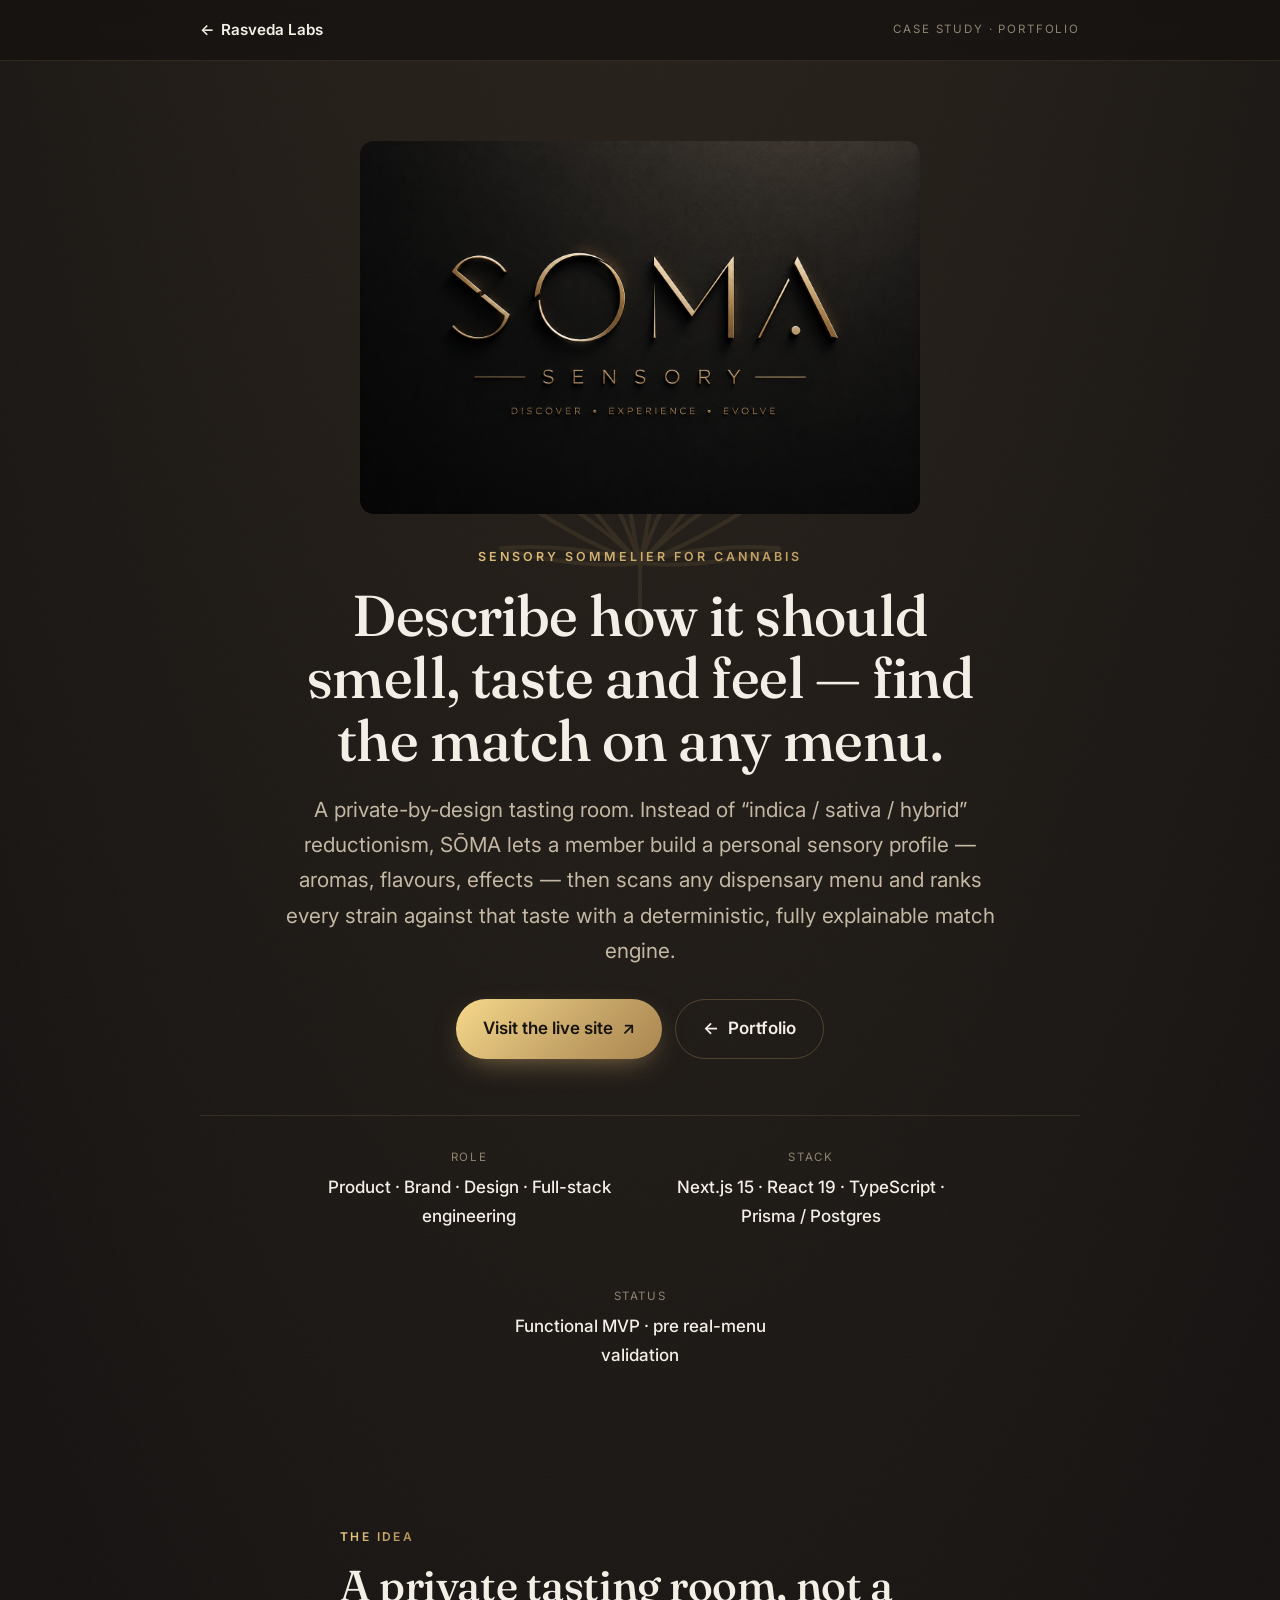
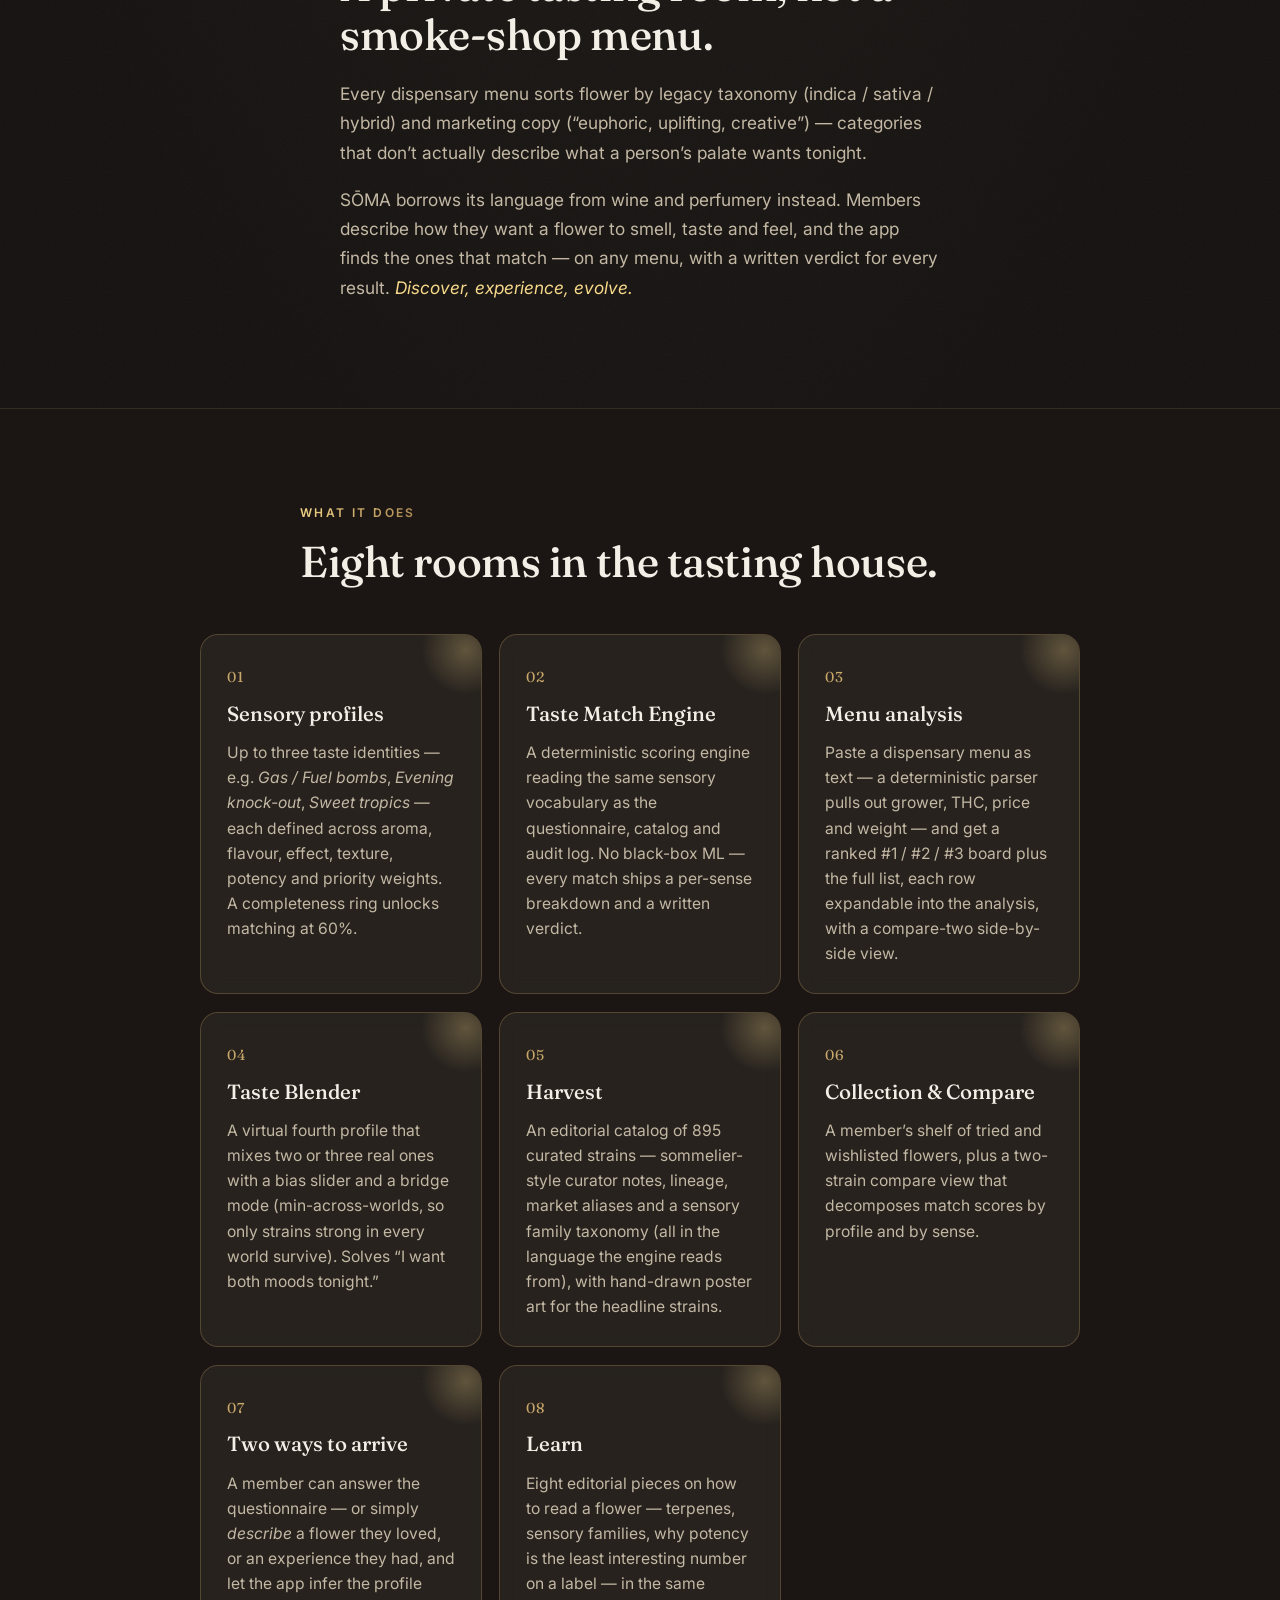
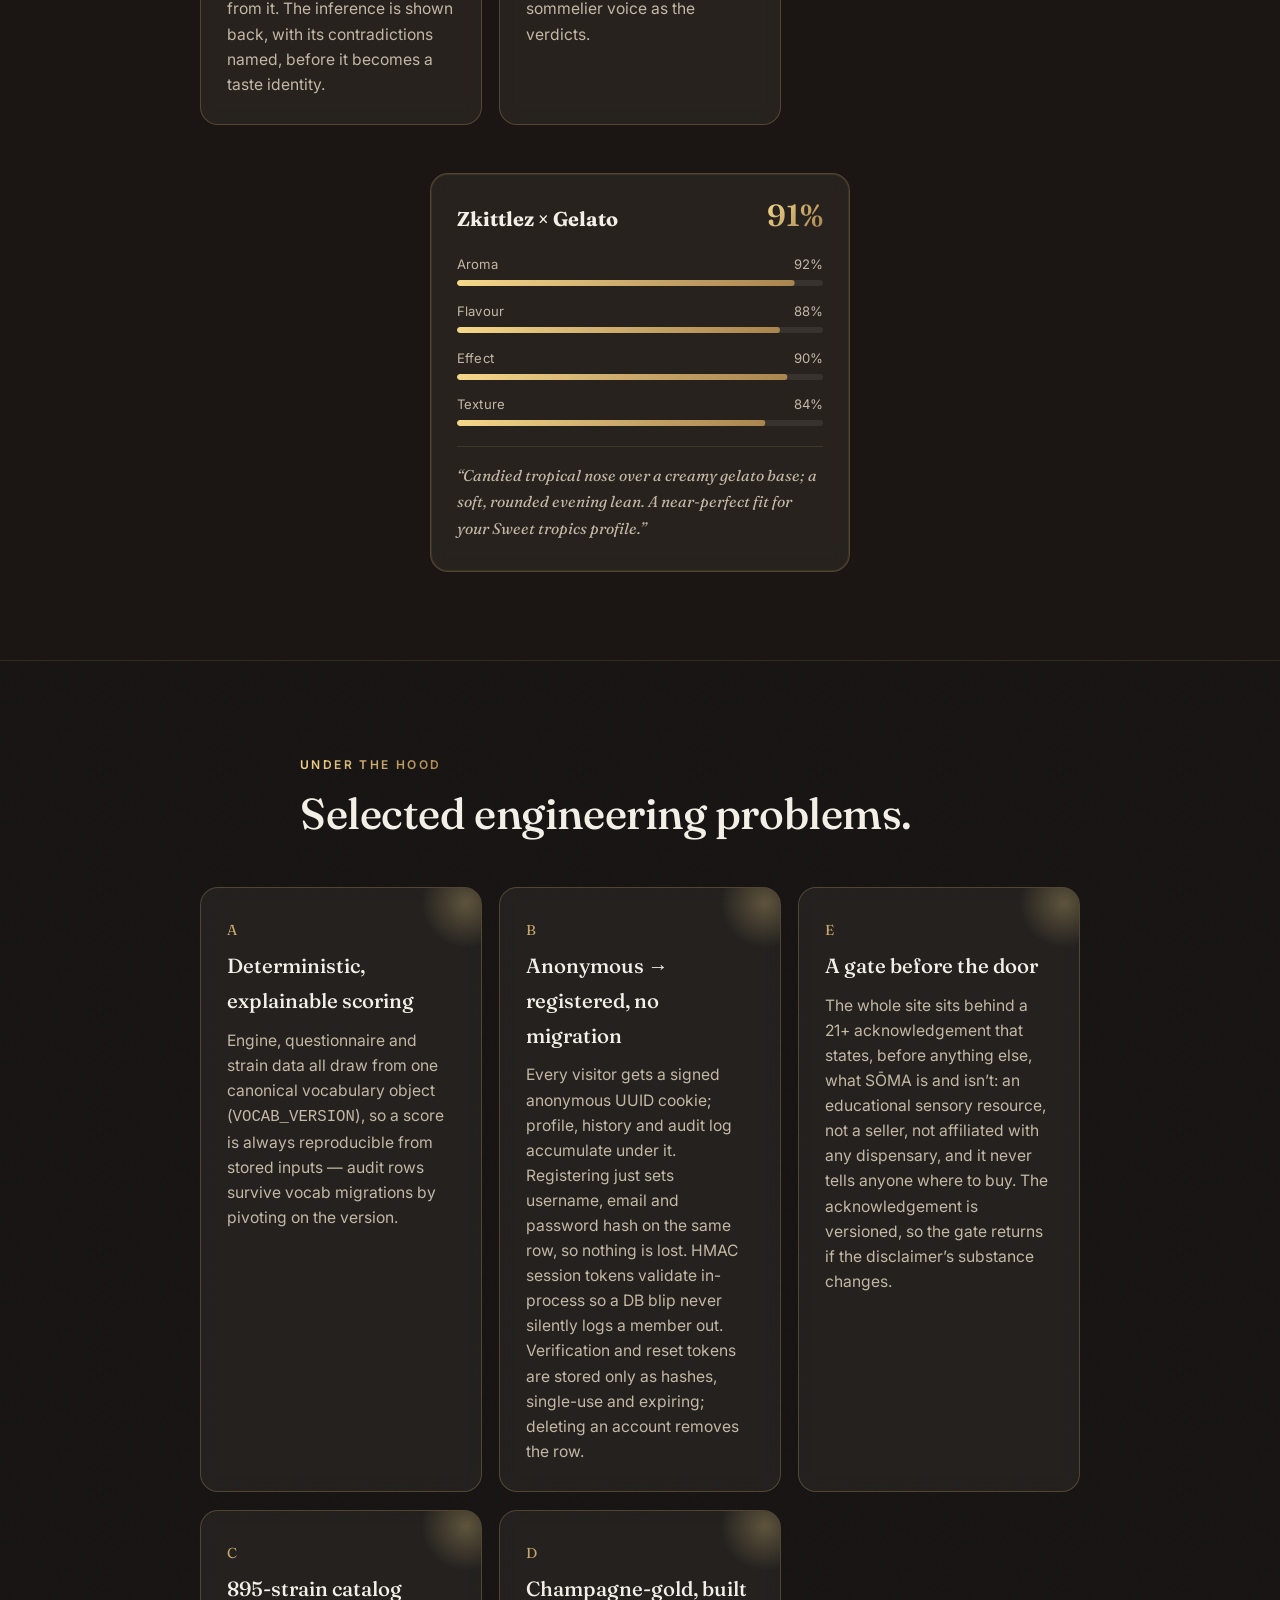
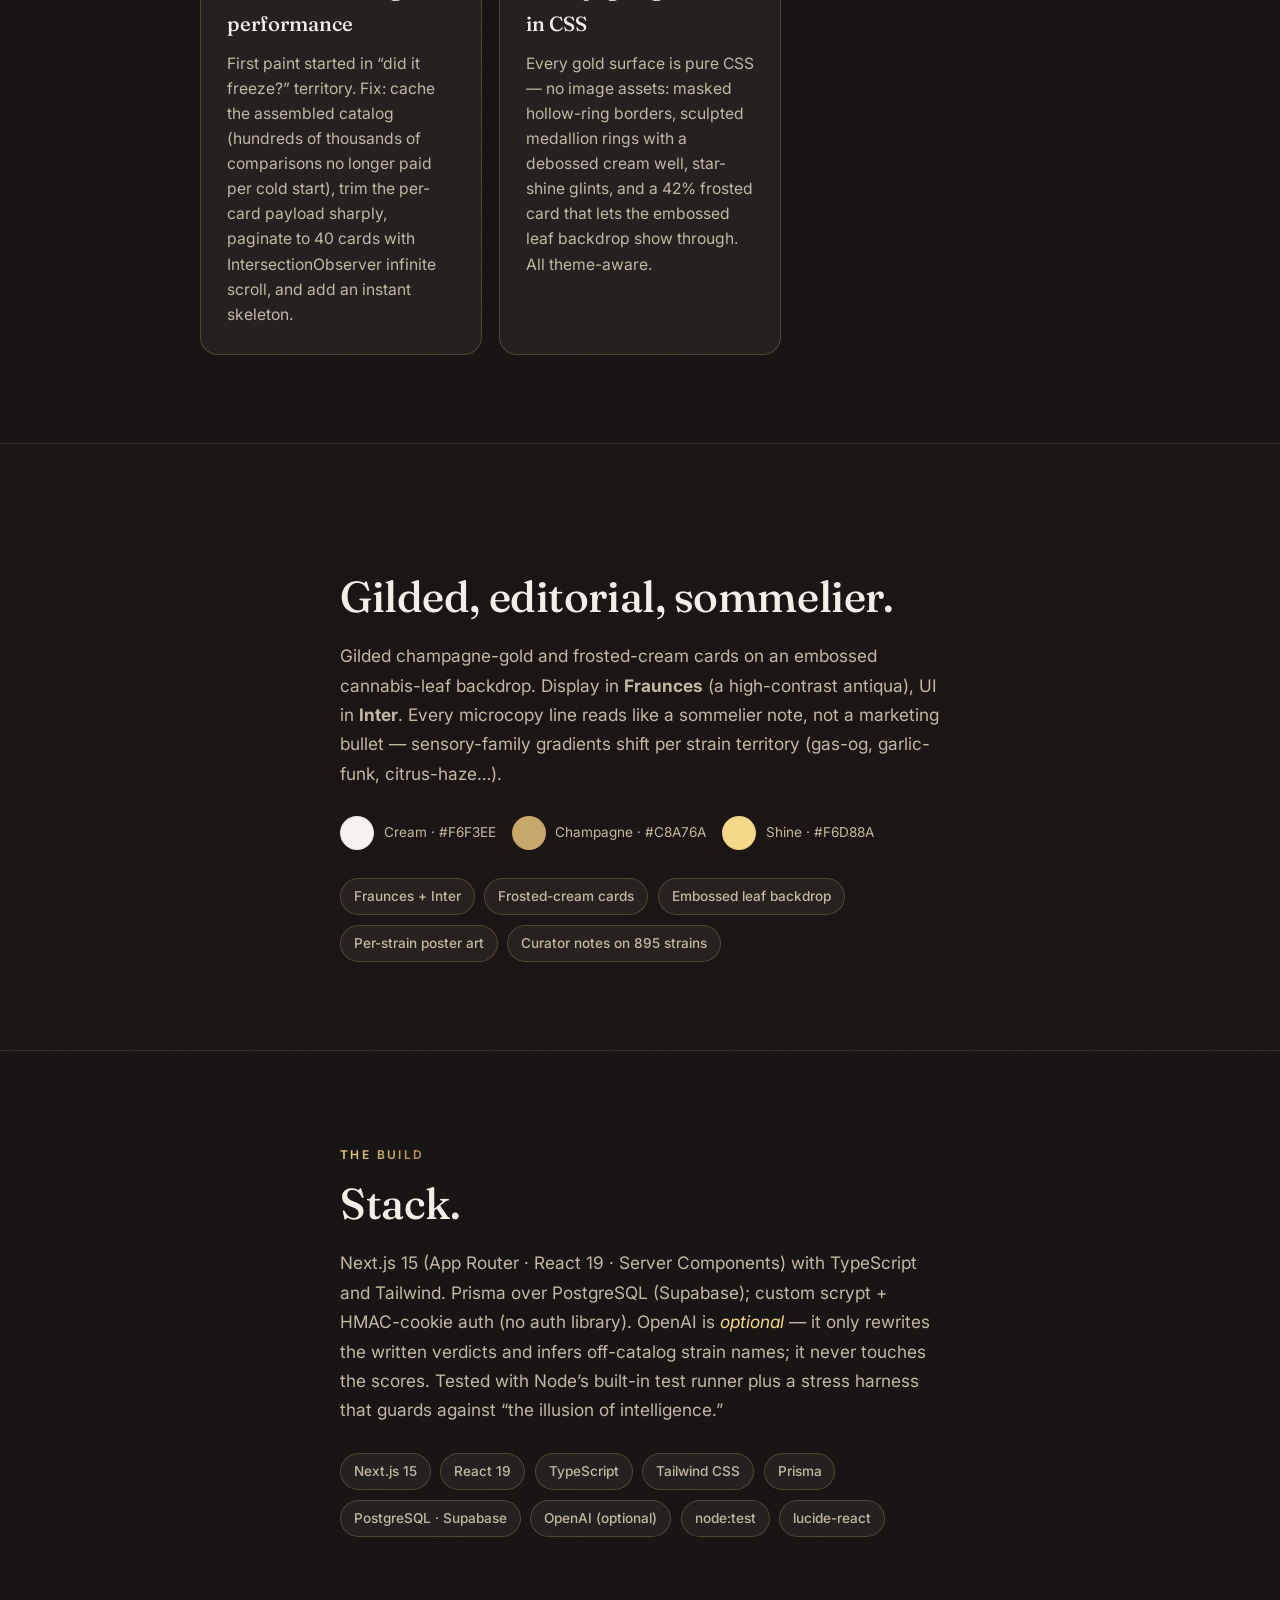
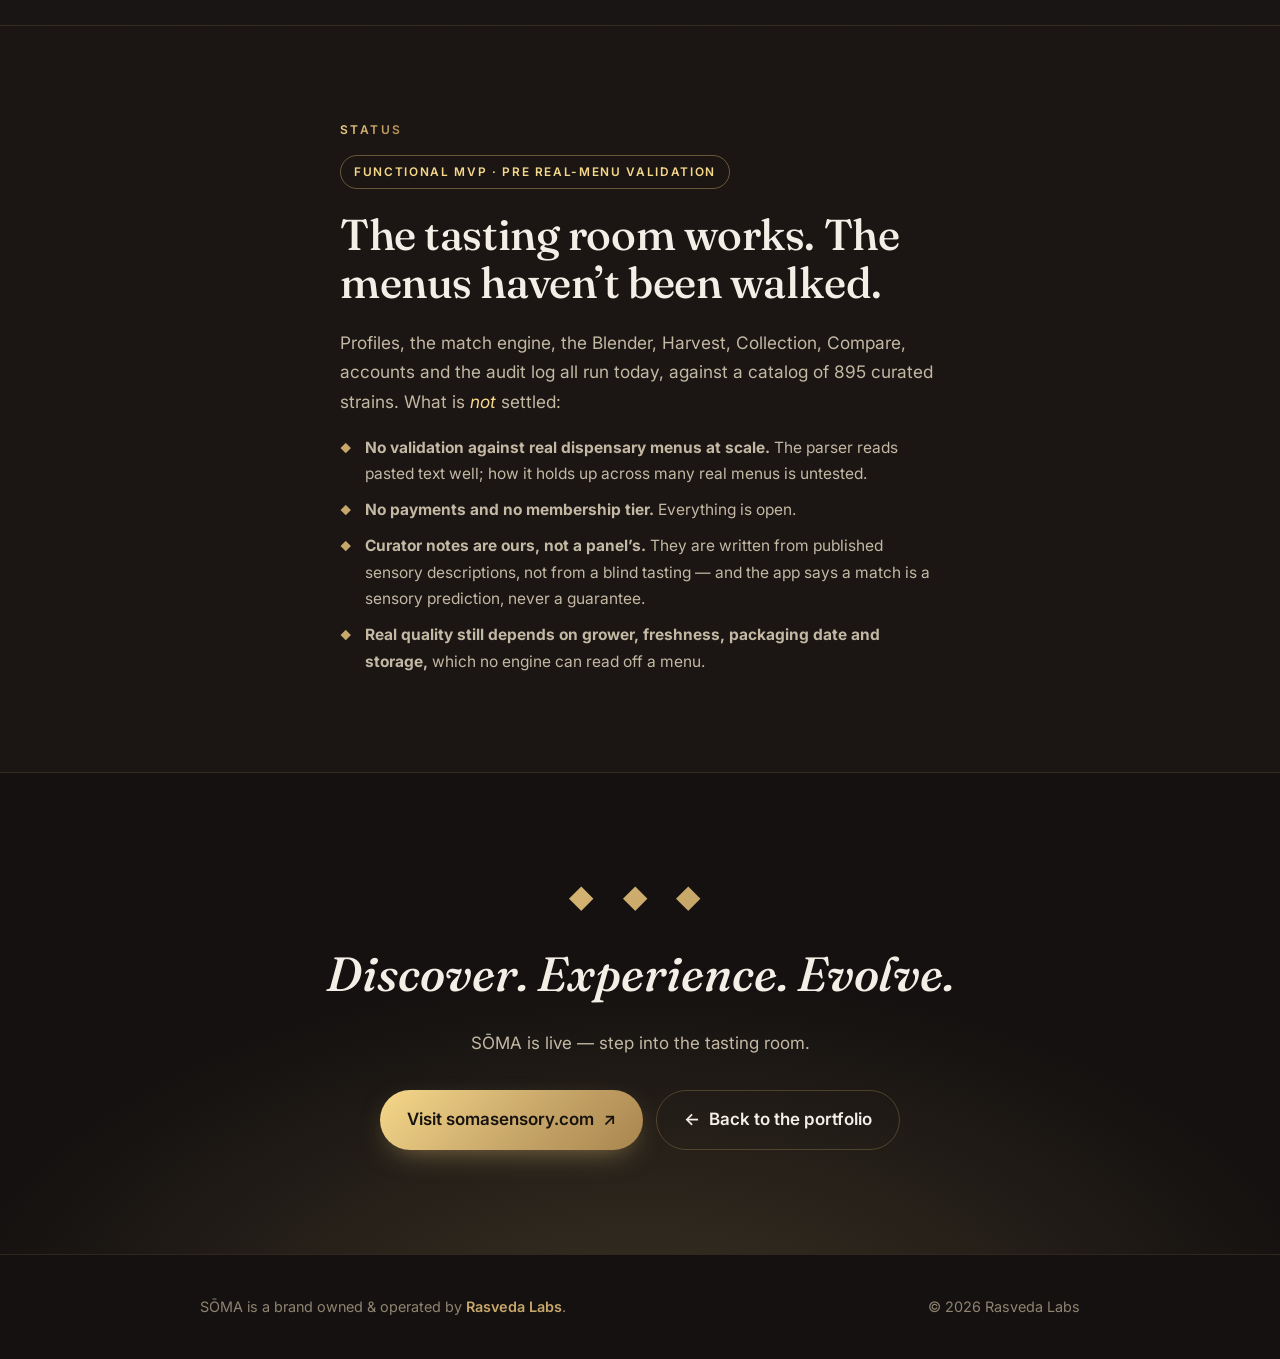
<file: brands/soma.html>
<!DOCTYPE html>
<html lang="en">
<head>
  <meta charset="UTF-8" />
  <meta name="viewport" content="width=device-width, initial-scale=1.0" />
  <title>SŌMA — Sensory Sommelier for Cannabis · A Rasveda Labs brand</title>
  <meta name="description" content="SŌMA is a private-by-design taste-matching platform for cannabis: build a personal sensory profile, then rank any dispensary menu with a deterministic, fully explainable match engine. A Rasveda Labs brand." />
  <meta name="theme-color" content="#141110" />

  <meta property="og:type" content="website" />
  <meta property="og:title" content="SŌMA — Sensory Sommelier for Cannabis" />
  <meta property="og:description" content="A private tasting room: describe how a flower should smell, taste and feel — SŌMA finds the matches on any menu." />
  <meta property="og:site_name" content="Rasveda Labs" />
  <meta property="og:image" content="../assets/soma-logo.png" />

  <link rel="icon" type="image/png" href="../assets/rasveda-favicon.png?v=3" />
  <link rel="apple-touch-icon" href="../assets/rasveda-icon.png?v=3" />
  <link rel="preconnect" href="https://fonts.googleapis.com" />
  <link rel="preconnect" href="https://fonts.gstatic.com" crossorigin />
  <link href="https://fonts.googleapis.com/css2?family=Fraunces:ital,opsz,wght@0,9..144,400;0,9..144,500;0,9..144,600;1,9..144,400;1,9..144,500&family=Inter:wght@400;500;600&display=swap" rel="stylesheet" />
  <link rel="stylesheet" href="../styles/soma.css" />
</head>
<body>
  <a class="skip-link" href="#main">Skip to content</a>

  <header class="so-topbar">
    <div class="so-container so-topbar__inner">
      <a class="so-back" href="../index.html#brands"><span aria-hidden="true">←</span> Rasveda Labs</a>
      <span class="so-topbar__tag">Case study · Portfolio</span>
    </div>
  </header>

  <main id="main">
    <!-- HERO -->
    <section class="so-hero">
      <!-- embossed cannabis-leaf motif -->
      <svg class="so-leaf" viewBox="-110 -165 220 200" fill="none" aria-hidden="true">
        <g stroke="#c8a76a" stroke-width="1.6" stroke-linejoin="round">
          <line x1="0" y1="0" x2="0" y2="30" />
          <path d="M0 0 C 10.5 -45 8.25 -108 0 -150 C -8.25 -108 -10.5 -45 0 0 Z" />
          <path transform="rotate(32)"  d="M0 0 C 8.54 -36.6 6.71 -87.8 0 -122 C -6.71 -87.8 -8.54 -36.6 0 0 Z" />
          <path transform="rotate(-32)" d="M0 0 C 8.54 -36.6 6.71 -87.8 0 -122 C -6.71 -87.8 -8.54 -36.6 0 0 Z" />
          <path transform="rotate(58)"  d="M0 0 C 6.3 -27 4.95 -64.8 0 -90 C -4.95 -64.8 -6.3 -27 0 0 Z" />
          <path transform="rotate(-58)" d="M0 0 C 6.3 -27 4.95 -64.8 0 -90 C -4.95 -64.8 -6.3 -27 0 0 Z" />
          <path transform="rotate(84)"  d="M0 0 C 3.85 -16.5 3.03 -39.6 0 -55 C -3.03 -39.6 -3.85 -16.5 0 0 Z" />
          <path transform="rotate(-84)" d="M0 0 C 3.85 -16.5 3.03 -39.6 0 -55 C -3.03 -39.6 -3.85 -16.5 0 0 Z" />
        </g>
      </svg>

      <div class="so-container so-hero__inner">
        <img class="so-hero__logo reveal" src="../assets/soma-logo.png"
             alt="SŌMA — Sensory. Discover · Experience · Evolve." width="560" height="373" />
        <p class="so-eyebrow so-gold-text reveal">Sensory sommelier for cannabis</p>
        <h1 class="so-hero__title reveal">Describe how it should smell, taste and feel — find the match on any menu.</h1>
        <p class="so-hero__lead reveal">
          A private-by-design tasting room. Instead of
          &ldquo;indica / sativa / hybrid&rdquo; reductionism, SŌMA lets a member build
          a personal sensory profile — aromas, flavours, effects — then scans any
          dispensary menu and ranks every strain against that taste with a
          deterministic, fully explainable match engine.
        </p>

        <div class="so-hero__actions reveal">
          <a class="so-btn" href="https://www.somasensory.com" target="_blank" rel="noopener">
            Visit the live site <span aria-hidden="true">↗</span>
          </a>
          <a class="so-btn-ghost" href="../index.html#brands">
            <span aria-hidden="true">←</span> Portfolio
          </a>
        </div>

        <dl class="so-meta reveal" aria-label="Project details">
          <div><dt>Role</dt><dd>Product · Brand · Design · Full-stack engineering</dd></div>
          <div><dt>Stack</dt><dd>Next.js 15 · React 19 · TypeScript · Prisma / Postgres</dd></div>
          <div><dt>Status</dt><dd>Functional MVP · pre real-menu validation</dd></div>
        </dl>
      </div>
    </section>

    <!-- IDEA -->
    <section class="so-section">
      <div class="so-container so-prose">
        <span class="so-kicker so-gold-text reveal">The idea</span>
        <h2 class="so-h2 reveal">A private tasting room, not a smoke-shop menu.</h2>
        <p class="reveal">
          Every dispensary menu sorts flower by legacy taxonomy
          (indica / sativa / hybrid) and marketing copy
          (&ldquo;euphoric, uplifting, creative&rdquo;) — categories that don&rsquo;t
          actually describe what a person&rsquo;s palate wants tonight.
        </p>
        <p class="reveal">
          SŌMA borrows its language from wine and perfumery instead. Members
          describe how they want a flower to smell, taste and feel, and the app
          finds the ones that match — on any menu, with a written verdict for
          every result. <em>Discover, experience, evolve.</em>
        </p>
      </div>
    </section>

    <!-- WHAT IT DOES -->
    <section class="so-section so-section--tint">
      <div class="so-container">
        <div class="so-prose">
          <span class="so-kicker so-gold-text reveal">What it does</span>
          <h2 class="so-h2 reveal">Eight rooms in the tasting house.</h2>
        </div>

        <div class="so-features">
          <article class="so-card reveal">
            <span class="so-card__idx">01</span>
            <h3>Sensory profiles</h3>
            <p>
              Up to three taste identities — e.g. <em>Gas / Fuel bombs</em>,
              <em>Evening knock-out</em>, <em>Sweet tropics</em> — each defined across
              aroma, flavour, effect, texture, potency and priority weights. A
              completeness ring unlocks matching at 60%.
            </p>
          </article>

          <article class="so-card reveal">
            <span class="so-card__idx">02</span>
            <h3>Taste Match Engine</h3>
            <p>
              A deterministic scoring engine reading the same sensory vocabulary
              as the questionnaire, catalog and audit log. No black-box ML — every
              match ships a per-sense breakdown and a written verdict.
            </p>
          </article>

          <article class="so-card reveal">
            <span class="so-card__idx">03</span>
            <h3>Menu analysis</h3>
            <p>
              Paste a dispensary menu as text — a deterministic parser pulls out
              grower, THC, price and weight — and get a ranked #1 / #2 / #3 board plus
              the full list, each row expandable into the analysis, with a compare-two
              side-by-side view.
            </p>
          </article>

          <article class="so-card reveal">
            <span class="so-card__idx">04</span>
            <h3>Taste Blender</h3>
            <p>
              A virtual fourth profile that mixes two or three real ones with a
              bias slider and a bridge mode (min-across-worlds, so only strains
              strong in every world survive). Solves &ldquo;I want both moods tonight.&rdquo;
            </p>
          </article>

          <article class="so-card reveal">
            <span class="so-card__idx">05</span>
            <h3>Harvest</h3>
            <p>
              An editorial catalog of 895 curated strains — sommelier-style curator
              notes, lineage, market aliases and a sensory family taxonomy (all in the
              language the engine reads from), with hand-drawn poster art for the
              headline strains.
            </p>
          </article>

          <article class="so-card reveal">
            <span class="so-card__idx">06</span>
            <h3>Collection &amp; Compare</h3>
            <p>
              A member&rsquo;s shelf of tried and wishlisted flowers, plus a two-strain
              compare view that decomposes match scores by profile and by sense.
            </p>
          </article>

          <article class="so-card reveal">
            <span class="so-card__idx">07</span>
            <h3>Two ways to arrive</h3>
            <p>
              A member can answer the questionnaire — or simply <em>describe</em> a
              flower they loved, or an experience they had, and let the app infer the
              profile from it. The inference is shown back, with its contradictions
              named, before it becomes a taste identity.
            </p>
          </article>

          <article class="so-card reveal">
            <span class="so-card__idx">08</span>
            <h3>Learn</h3>
            <p>
              Eight editorial pieces on how to read a flower — terpenes, sensory
              families, why potency is the least interesting number on a label — in the
              same sommelier voice as the verdicts.
            </p>
          </article>
        </div>

        <!-- sample match medallion -->
        <div class="so-match reveal" aria-label="Example match result">
          <div class="so-match__head">
            <h3 class="so-match__name">Zkittlez × Gelato</h3>
            <span class="so-match__score so-gold-text">91%</span>
          </div>
          <div class="so-bar"><div class="so-bar__label"><span>Aroma</span><span>92%</span></div><div class="so-bar__track"><div class="so-bar__fill" style="--v:.92"></div></div></div>
          <div class="so-bar"><div class="so-bar__label"><span>Flavour</span><span>88%</span></div><div class="so-bar__track"><div class="so-bar__fill" style="--v:.88"></div></div></div>
          <div class="so-bar"><div class="so-bar__label"><span>Effect</span><span>90%</span></div><div class="so-bar__track"><div class="so-bar__fill" style="--v:.90"></div></div></div>
          <div class="so-bar"><div class="so-bar__label"><span>Texture</span><span>84%</span></div><div class="so-bar__track"><div class="so-bar__fill" style="--v:.84"></div></div></div>
          <p class="so-match__verdict">
            &ldquo;Candied tropical nose over a creamy gelato base; a soft, rounded
            evening lean. A near-perfect fit for your <em>Sweet tropics</em> profile.&rdquo;
          </p>
        </div>
      </div>
    </section>

    <!-- ENGINEERING -->
    <section class="so-section">
      <div class="so-container">
        <div class="so-prose">
          <span class="so-kicker so-gold-text reveal">Under the hood</span>
          <h2 class="so-h2 reveal">Selected engineering problems.</h2>
        </div>

        <div class="so-features">
          <article class="so-card reveal">
            <span class="so-card__idx">A</span>
            <h3>Deterministic, explainable scoring</h3>
            <p>
              Engine, questionnaire and strain data all draw from one canonical
              vocabulary object (<code>VOCAB_VERSION</code>), so a score is always
              reproducible from stored inputs — audit rows survive vocab migrations
              by pivoting on the version.
            </p>
          </article>

          <article class="so-card reveal">
            <span class="so-card__idx">B</span>
            <h3>Anonymous → registered, no migration</h3>
            <p>
              Every visitor gets a signed anonymous UUID cookie; profile, history
              and audit log accumulate under it. Registering just sets username, email
              and password hash on the same row, so nothing is lost. HMAC session tokens
              validate in-process so a DB blip never silently logs a member out.
              Verification and reset tokens are stored only as hashes, single-use and
              expiring; deleting an account removes the row.
            </p>
          </article>

          <article class="so-card reveal">
            <span class="so-card__idx">E</span>
            <h3>A gate before the door</h3>
            <p>
              The whole site sits behind a 21+ acknowledgement that states, before
              anything else, what SŌMA is and isn&rsquo;t: an educational sensory
              resource, not a seller, not affiliated with any dispensary, and it never
              tells anyone where to buy. The acknowledgement is versioned, so the gate
              returns if the disclaimer&rsquo;s substance changes.
            </p>
          </article>

          <article class="so-card reveal">
            <span class="so-card__idx">C</span>
            <h3>895-strain catalog performance</h3>
            <p>
              First paint started in &ldquo;did it freeze?&rdquo; territory. Fix: cache the
              assembled catalog (hundreds of thousands of comparisons no longer paid
              per cold start), trim the per-card payload sharply, paginate to 40 cards
              with IntersectionObserver infinite scroll, and add an instant skeleton.
            </p>
          </article>

          <article class="so-card reveal">
            <span class="so-card__idx">D</span>
            <h3>Champagne-gold, built in CSS</h3>
            <p>
              Every gold surface is pure CSS — no image assets: masked hollow-ring
              borders, sculpted medallion rings with a debossed cream well,
              star-shine glints, and a 42% frosted card that lets the embossed leaf
              backdrop show through. All theme-aware.
            </p>
          </article>
        </div>
      </div>
    </section>

    <!-- DESIGN LANGUAGE -->
    <section class="so-section so-section--tint">
      <div class="so-container so-prose">
        <span class="so-kicker so-gold-text reveal">Design language</span>
        <h2 class="so-h2 reveal">Gilded, editorial, sommelier.</h2>
        <p class="reveal">
          Gilded champagne-gold and frosted-cream cards on an embossed cannabis-leaf
          backdrop. Display in <strong>Fraunces</strong> (a high-contrast antiqua),
          UI in <strong>Inter</strong>. Every microcopy line reads like a sommelier
          note, not a marketing bullet — sensory-family gradients shift per strain
          territory (gas-og, garlic-funk, citrus-haze…).
        </p>

        <div class="so-palette reveal" aria-label="Core palette">
          <span class="so-swatch"><span class="so-swatch__dot" style="background:#f6f3ee"></span> Cream · #F6F3EE</span>
          <span class="so-swatch"><span class="so-swatch__dot" style="background:#c8a76a"></span> Champagne · #C8A76A</span>
          <span class="so-swatch"><span class="so-swatch__dot" style="background:#f6d88a"></span> Shine · #F6D88A</span>
        </div>

        <ul class="so-chips reveal" aria-label="Design tokens">
          <li>Fraunces + Inter</li>
          <li>Frosted-cream cards</li>
          <li>Embossed leaf backdrop</li>
          <li>Per-strain poster art</li>
          <li>Curator notes on 895 strains</li>
        </ul>
      </div>
    </section>

    <!-- STACK -->
    <section class="so-section">
      <div class="so-container so-prose">
        <span class="so-kicker so-gold-text reveal">The build</span>
        <h2 class="so-h2 reveal">Stack.</h2>
        <p class="reveal">
          Next.js 15 (App Router · React 19 · Server Components) with TypeScript
          and Tailwind. Prisma over PostgreSQL (Supabase); custom scrypt + HMAC-cookie
          auth (no auth library). OpenAI is <em>optional</em> — it only rewrites the
          written verdicts and infers off-catalog strain names; it never touches the
          scores. Tested with Node&rsquo;s built-in test runner plus a stress harness
          that guards against &ldquo;the illusion of intelligence.&rdquo;
        </p>
        <div class="so-stack reveal" aria-label="Technologies">
          <span>Next.js 15</span><span>React 19</span><span>TypeScript</span>
          <span>Tailwind CSS</span><span>Prisma</span><span>PostgreSQL · Supabase</span>
          <span>OpenAI (optional)</span><span>node:test</span><span>lucide-react</span>
        </div>
      </div>
    </section>

    <!-- STATUS -->
    <section class="so-section so-section--tint">
      <div class="so-container so-prose">
        <span class="so-kicker so-gold-text reveal">Status</span>
        <div class="reveal"><span class="so-status-badge">Functional MVP · pre real-menu validation</span></div>
        <h2 class="so-h2 reveal">The tasting room works. The menus haven&rsquo;t been walked.</h2>
        <p class="reveal">
          Profiles, the match engine, the Blender, Harvest, Collection, Compare,
          accounts and the audit log all run today, against a catalog of 895 curated
          strains. What is <em>not</em> settled:
        </p>
        <ul class="so-roadmap reveal">
          <li><strong>No validation against real dispensary menus at scale.</strong> The parser reads pasted text well; how it holds up across many real menus is untested.</li>
          <li><strong>No payments and no membership tier.</strong> Everything is open.</li>
          <li><strong>Curator notes are ours, not a panel&rsquo;s.</strong> They are written from published sensory descriptions, not from a blind tasting — and the app says a match is a sensory prediction, never a guarantee.</li>
          <li><strong>Real quality still depends on grower, freshness, packaging date and storage,</strong> which no engine can read off a menu.</li>
        </ul>
      </div>
    </section>

    <!-- CTA -->
    <section class="so-cta">
      <div class="so-container">
        <p class="so-cta__mark so-gold-text reveal">◆ ◆ ◆</p>
        <h2 class="so-cta__title reveal">Discover. Experience. Evolve.</h2>
        <p class="so-cta__lead reveal">SŌMA is live — step into the tasting room.</p>
        <div class="so-cta__actions reveal">
          <a class="so-btn" href="https://www.somasensory.com" target="_blank" rel="noopener">
            Visit somasensory.com <span aria-hidden="true">↗</span>
          </a>
          <a class="so-btn-ghost" href="../index.html#brands">
            <span aria-hidden="true">←</span> Back to the portfolio
          </a>
        </div>
      </div>
    </section>
  </main>

  <footer class="so-footer">
    <div class="so-container so-footer__inner">
      <p>SŌMA is a brand owned &amp; operated by <a href="../index.html">Rasveda Labs</a>.</p>
      <p>&copy; <span id="year">2026</span> Rasveda Labs</p>
    </div>
  </footer>

  <script>
    (function () {
      var items = document.querySelectorAll(".reveal");
      var reduce = window.matchMedia("(prefers-reduced-motion: reduce)").matches;
      if (reduce || !("IntersectionObserver" in window)) {
        items.forEach(function (el) { el.classList.add("is-visible"); });
      } else {
        var io = new IntersectionObserver(function (entries, obs) {
          entries.forEach(function (e) {
            if (e.isIntersecting) { e.target.classList.add("is-visible"); obs.unobserve(e.target); }
          });
        }, { threshold: 0.12, rootMargin: "0px 0px -6% 0px" });
        items.forEach(function (el) { io.observe(el); });
      }
      var y = document.getElementById("year");
      if (y) y.textContent = new Date().getFullYear();
    })();
  </script>
</body>
</html>
</file>
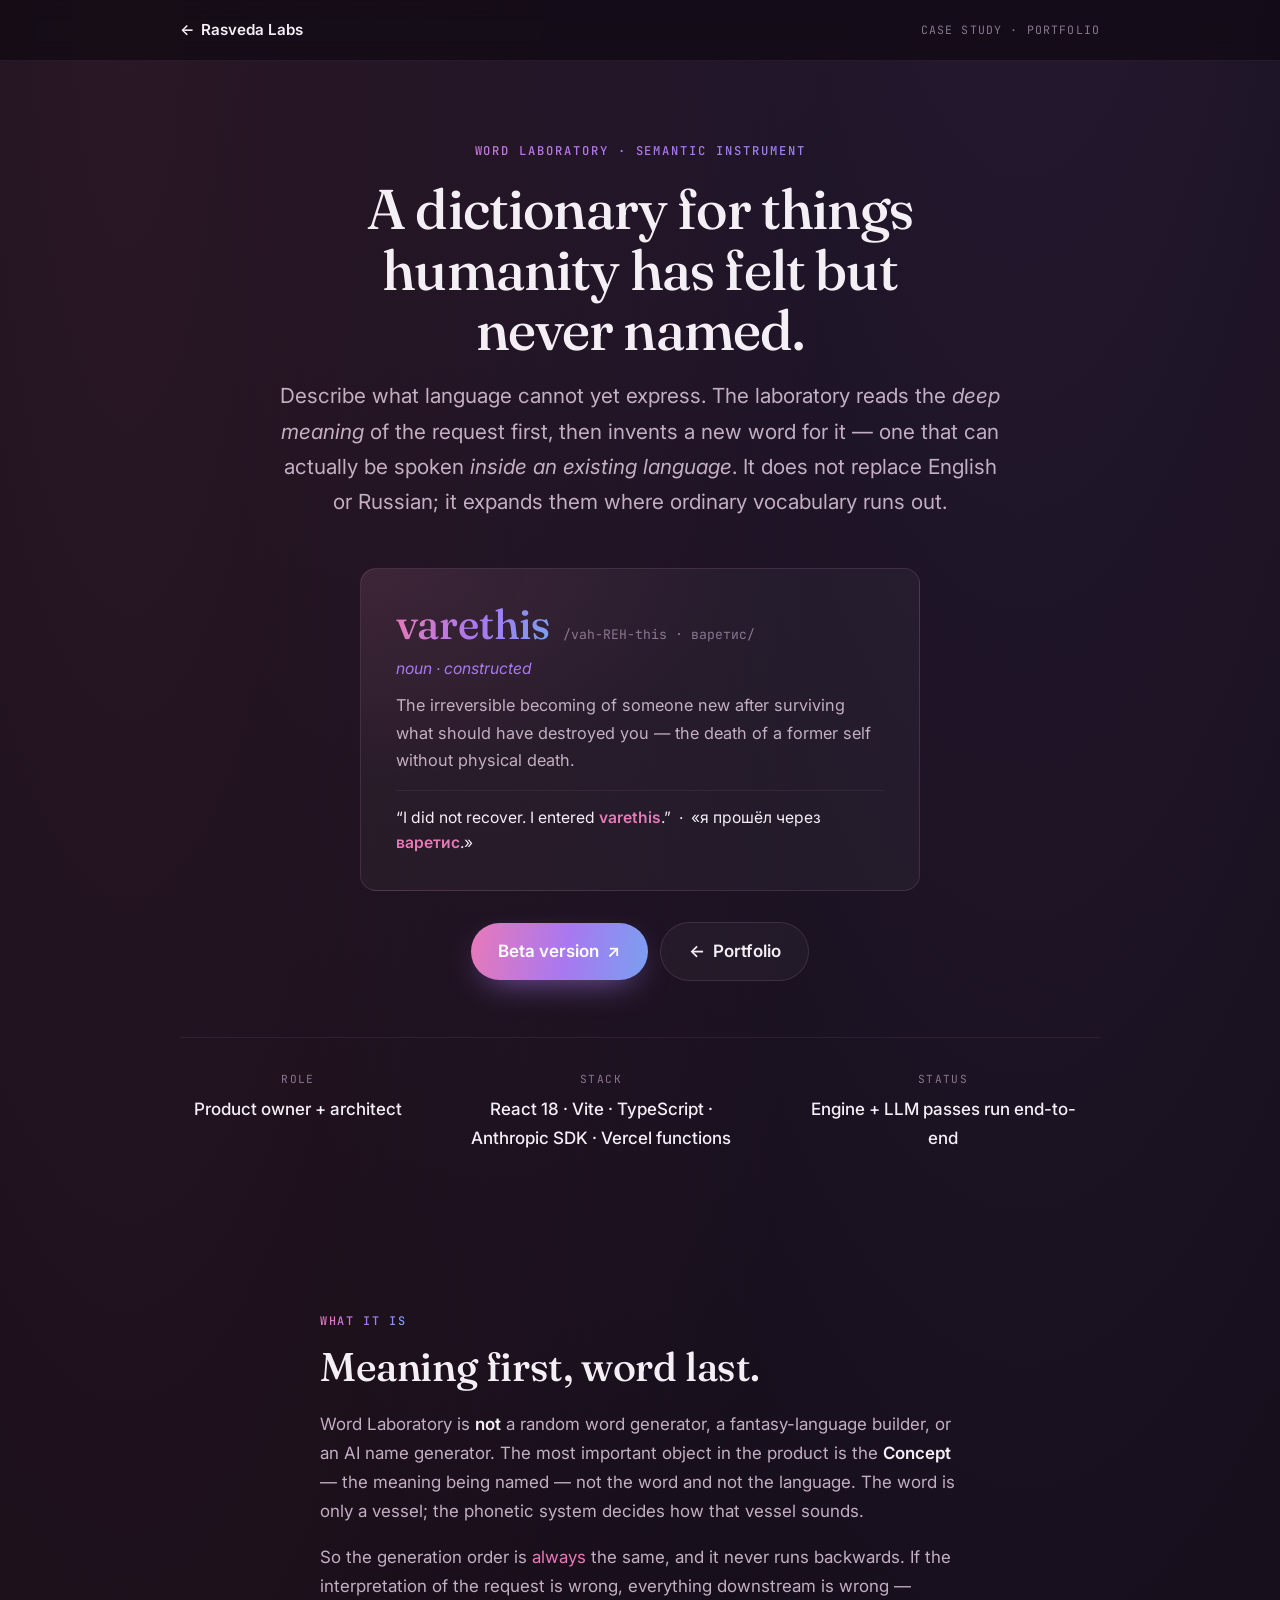
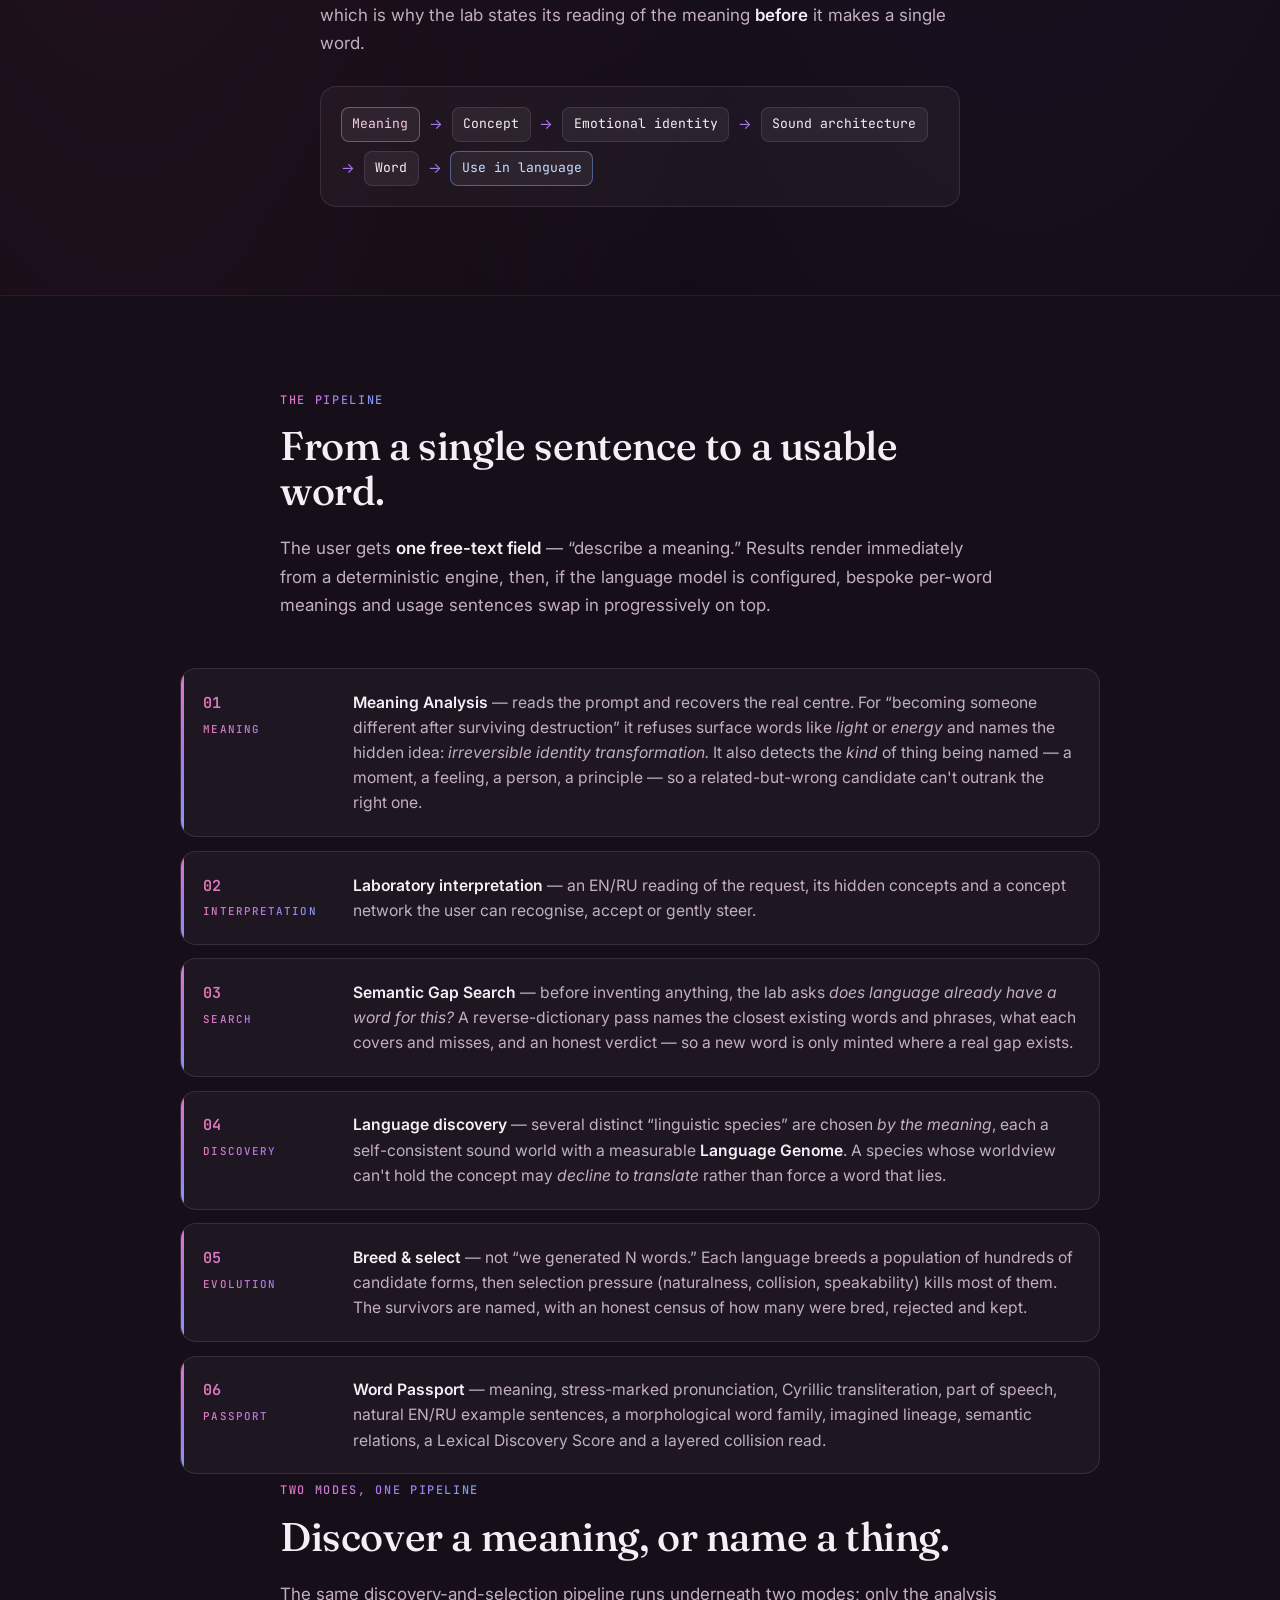
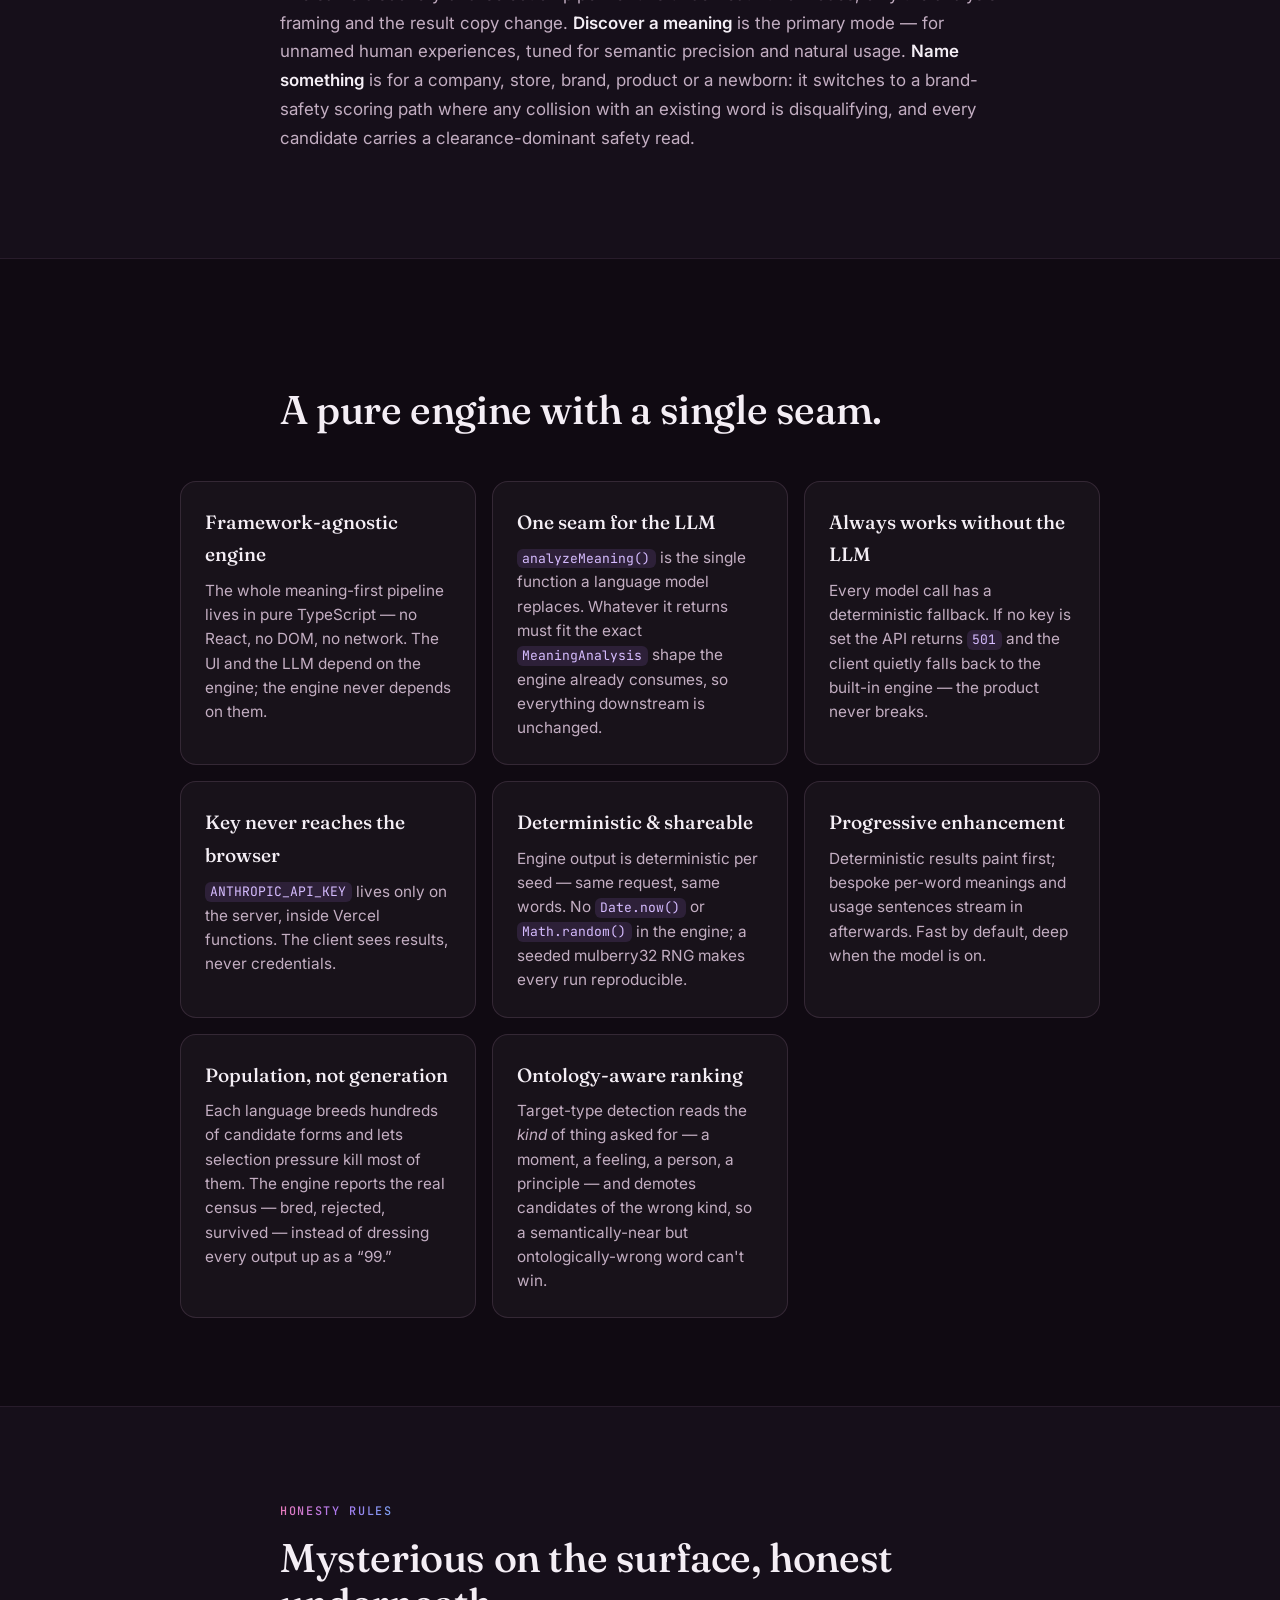
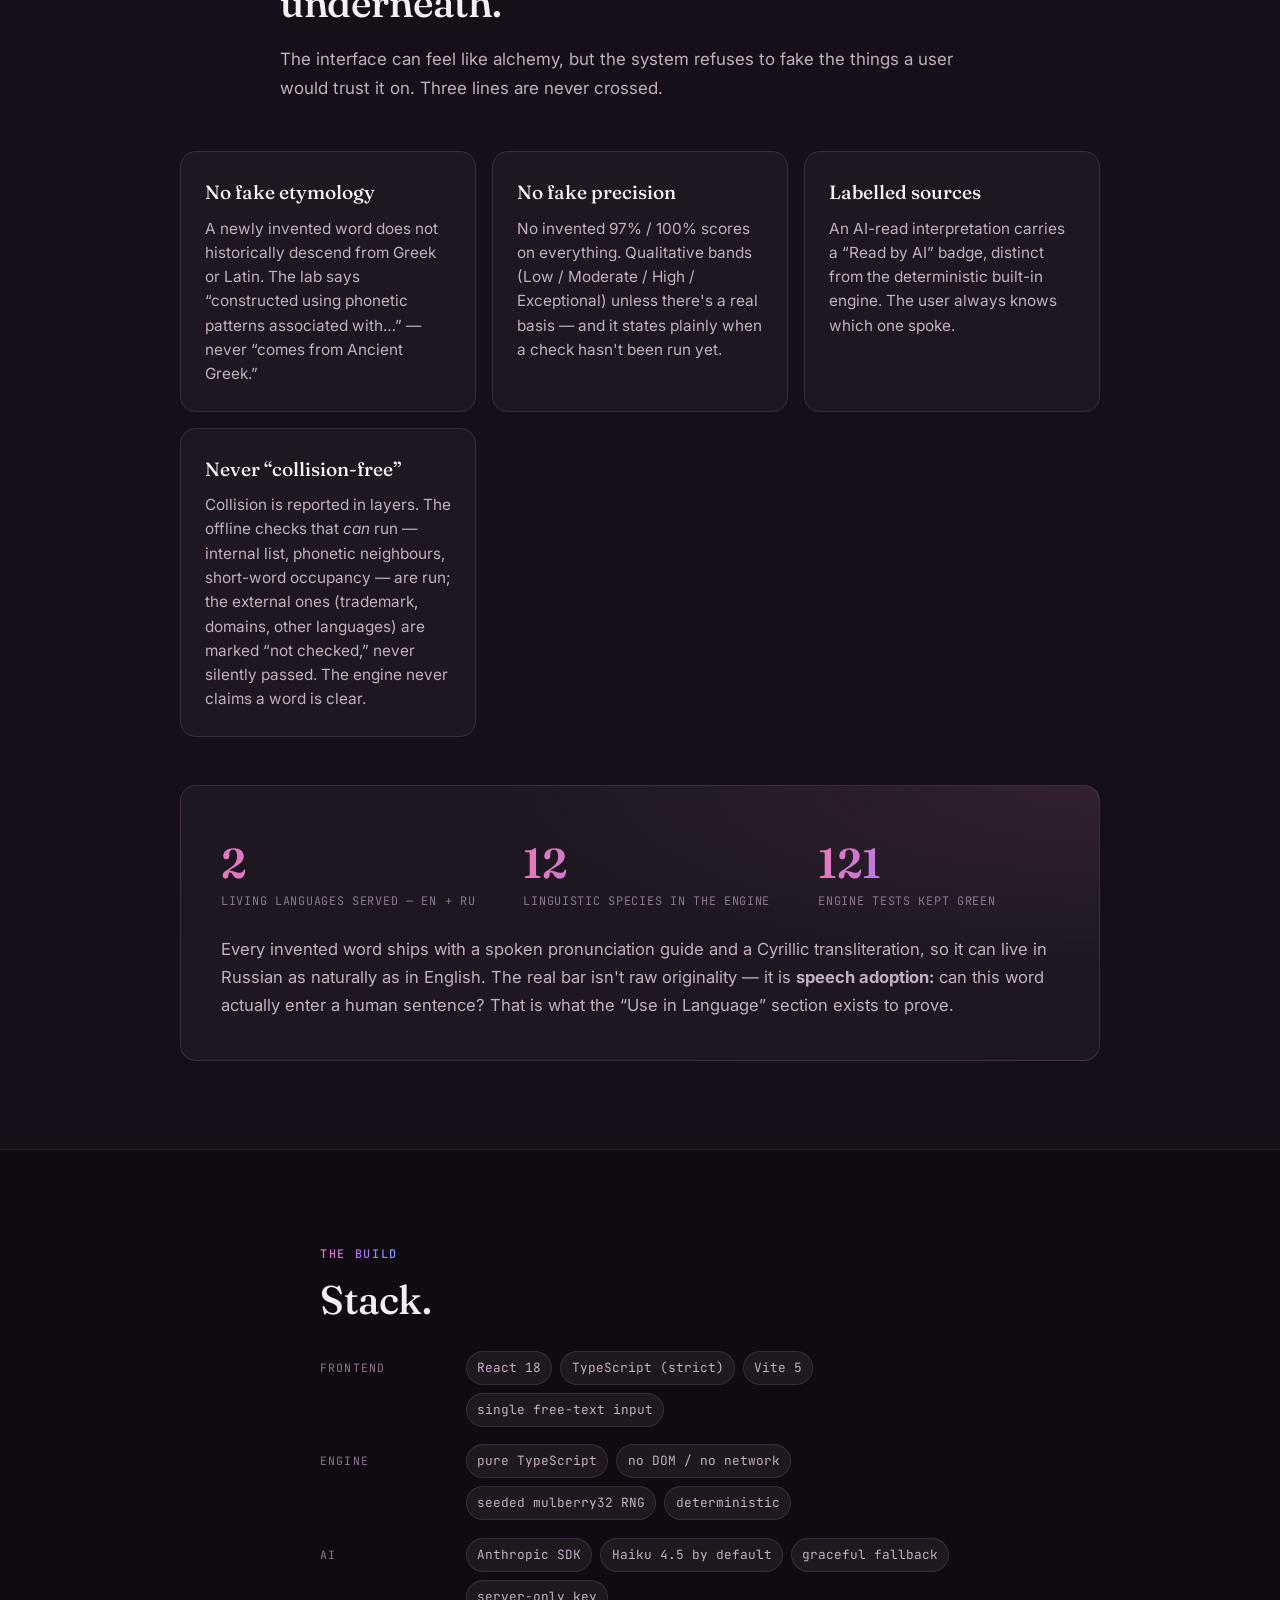
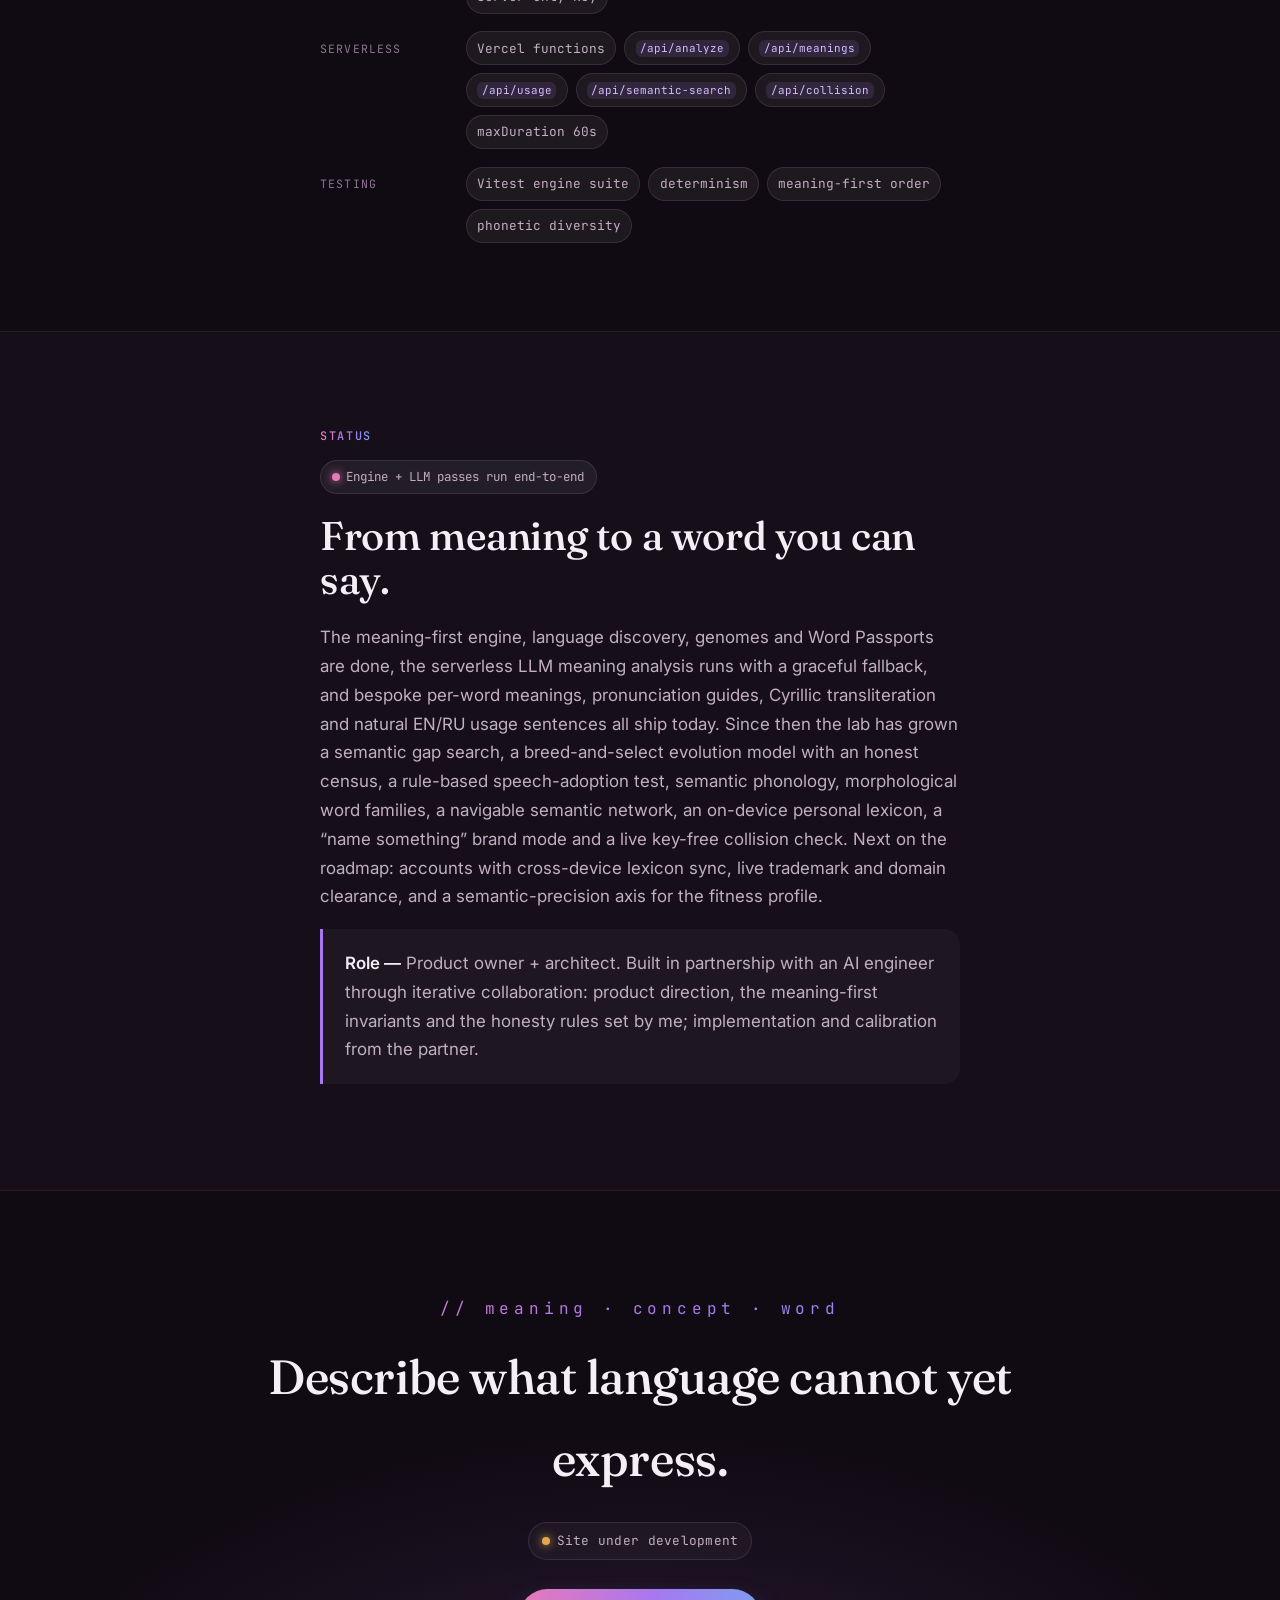
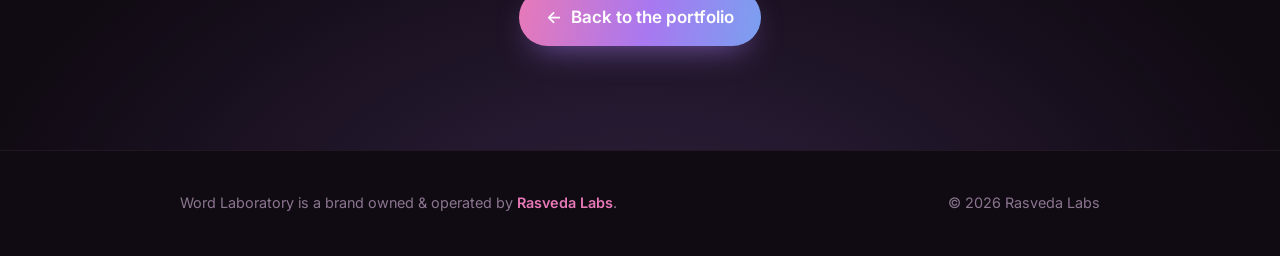
<file: brands/word-laboratory.html>
<!DOCTYPE html>
<html lang="en">
<head>
  <meta charset="UTF-8" />
  <meta name="viewport" content="width=device-width, initial-scale=1.0" />
  <title>Word Laboratory — A dictionary for things never named · A Rasveda Labs brand</title>
  <meta name="description" content="Word Laboratory is a dictionary for things humanity has felt but never named. It reads the deep meaning of a request first, then invents a new word for it that can be used inside an existing language (English, Russian). Meaning first, word last. A Rasveda Labs brand." />
  <meta name="theme-color" content="#100a12" />

  <meta property="og:type" content="website" />
  <meta property="og:title" content="Word Laboratory — A dictionary for things never named" />
  <meta property="og:description" content="Describe what language cannot yet express. The laboratory discovers the concept, invents a word for it, and shows you how to use it in a sentence." />
  <meta property="og:site_name" content="Rasveda Labs" />

  <link rel="icon" type="image/png" href="../assets/rasveda-favicon.png?v=3" />
  <link rel="apple-touch-icon" href="../assets/rasveda-icon.png?v=3" />
  <link rel="preconnect" href="https://fonts.googleapis.com" />
  <link rel="preconnect" href="https://fonts.gstatic.com" crossorigin />
  <link href="https://fonts.googleapis.com/css2?family=Fraunces:opsz,wght@9..144,400;9..144,500;9..144,600&family=Inter:wght@400;500;600&family=JetBrains+Mono:wght@400;500;600&display=swap" rel="stylesheet" />
  <link rel="stylesheet" href="../styles/word-laboratory.css" />
</head>
<body>
  <a class="skip-link" href="#main">Skip to content</a>

  <header class="wl-topbar">
    <div class="wl-container wl-topbar__inner">
      <a class="wl-back" href="../index.html#brands"><span aria-hidden="true">←</span> Rasveda Labs</a>
      <span class="wl-topbar__tag">Case study · Portfolio</span>
    </div>
  </header>

  <main id="main">
    <!-- HERO -->
    <section class="wl-hero">
      <div class="wl-container wl-hero__inner">
        <p class="wl-eyebrow wl-grad-text reveal">Word Laboratory · Semantic instrument</p>
        <h1 class="wl-hero__title reveal">A dictionary for things humanity has felt but never named.</h1>
        <p class="wl-hero__lead reveal">
          Describe what language cannot yet express. The laboratory reads the
          <em>deep meaning</em> of the request first, then invents a new word for it —
          one that can actually be spoken <em>inside an existing language</em>. It does
          not replace English or Russian; it expands them where ordinary vocabulary
          runs out.
        </p>

        <!-- the invented word, set as a dictionary headword -->
        <figure class="wl-headword reveal">
          <span class="wl-headword__word wl-grad-text">varethis</span>
          <span class="wl-headword__ipa">/vah-REH-this · варетис/</span>
          <span class="wl-headword__pos">noun · constructed</span>
          <p class="wl-headword__def">
            The irreversible becoming of someone new after surviving what should have
            destroyed you — the death of a former self without physical death.
          </p>
          <p class="wl-headword__use">
            &ldquo;I did not recover. I entered <b>varethis</b>.&rdquo; &nbsp;·&nbsp;
            «я прошёл через <b>варетис</b>.»
          </p>
        </figure>

        <div class="wl-hero__actions reveal">
          <a class="wl-btn" href="https://name-laboratory.vercel.app" target="_blank" rel="noopener">
            Beta version <span aria-hidden="true">↗</span>
          </a>
          <a class="wl-btn-ghost" href="../index.html#brands"><span aria-hidden="true">←</span> Portfolio</a>
        </div>

        <dl class="wl-meta reveal" aria-label="Project details">
          <div><dt>Role</dt><dd>Product owner + architect</dd></div>
          <div><dt>Stack</dt><dd>React 18 · Vite · TypeScript · Anthropic SDK · Vercel functions</dd></div>
          <div><dt>Status</dt><dd>Engine + LLM passes run end-to-end</dd></div>
        </dl>
      </div>
    </section>

    <!-- WHAT IT IS -->
    <section class="wl-section">
      <div class="wl-container wl-prose">
        <span class="wl-kicker wl-grad-text reveal">What it is</span>
        <h2 class="wl-h2 reveal">Meaning first, word last.</h2>
        <p class="reveal">
          Word Laboratory is <strong>not</strong> a random word generator, a
          fantasy-language builder, or an AI name generator. The most important object
          in the product is the <strong>Concept</strong> — the meaning being named — not
          the word and not the language. The word is only a vessel; the phonetic system
          decides how that vessel sounds.
        </p>
        <p class="reveal">
          So the generation order is <em>always</em> the same, and it never runs
          backwards. If the interpretation of the request is wrong, everything
          downstream is wrong — which is why the lab states its reading of the meaning
          <strong>before</strong> it makes a single word.
        </p>

        <div class="wl-chain reveal" aria-label="Generation order">
          <span class="wl-chain__node wl-chain__node--first">Meaning</span>
          <span class="wl-chain__arrow" aria-hidden="true">→</span>
          <span class="wl-chain__node">Concept</span>
          <span class="wl-chain__arrow" aria-hidden="true">→</span>
          <span class="wl-chain__node">Emotional identity</span>
          <span class="wl-chain__arrow" aria-hidden="true">→</span>
          <span class="wl-chain__node">Sound architecture</span>
          <span class="wl-chain__arrow" aria-hidden="true">→</span>
          <span class="wl-chain__node">Word</span>
          <span class="wl-chain__arrow" aria-hidden="true">→</span>
          <span class="wl-chain__node wl-chain__node--last">Use in language</span>
        </div>
      </div>
    </section>

    <!-- PIPELINE -->
    <section class="wl-section wl-section--tint">
      <div class="wl-container">
        <div class="wl-prose">
          <span class="wl-kicker wl-grad-text reveal">The pipeline</span>
          <h2 class="wl-h2 reveal">From a single sentence to a usable word.</h2>
          <p class="reveal">
            The user gets <strong>one free-text field</strong> — &ldquo;describe a
            meaning.&rdquo; Results render immediately from a deterministic engine, then,
            if the language model is configured, bespoke per-word meanings and usage
            sentences swap in progressively on top.
          </p>
        </div>

        <div class="wl-layers">
          <article class="wl-layer reveal">
            <div class="wl-layer__tag wl-grad-text">01<small>Meaning</small></div>
            <div class="wl-layer__body">
              <b>Meaning Analysis</b> — reads the prompt and recovers the real centre.
              For &ldquo;becoming someone different after surviving destruction&rdquo; it
              refuses surface words like <em>light</em> or <em>energy</em> and names the
              hidden idea: <em>irreversible identity transformation.</em> It also detects
              the <em>kind</em> of thing being named — a moment, a feeling, a person, a
              principle — so a related-but-wrong candidate can't outrank the right one.
            </div>
          </article>

          <article class="wl-layer reveal">
            <div class="wl-layer__tag wl-grad-text">02<small>Interpretation</small></div>
            <div class="wl-layer__body">
              <b>Laboratory interpretation</b> — an EN/RU reading of the request, its
              hidden concepts and a concept network the user can recognise, accept or
              gently steer.
            </div>
          </article>

          <article class="wl-layer reveal">
            <div class="wl-layer__tag wl-grad-text">03<small>Search</small></div>
            <div class="wl-layer__body">
              <b>Semantic Gap Search</b> — before inventing anything, the lab asks
              <em>does language already have a word for this?</em> A reverse-dictionary
              pass names the closest existing words and phrases, what each covers and
              misses, and an honest verdict — so a new word is only minted where a real
              gap exists.
            </div>
          </article>

          <article class="wl-layer reveal">
            <div class="wl-layer__tag wl-grad-text">04<small>Discovery</small></div>
            <div class="wl-layer__body">
              <b>Language discovery</b> — several distinct &ldquo;linguistic species&rdquo;
              are chosen <em>by the meaning</em>, each a self-consistent sound world with a
              measurable <b>Language Genome</b>. A species whose worldview can't hold the
              concept may <em>decline to translate</em> rather than force a word that lies.
            </div>
          </article>

          <article class="wl-layer reveal">
            <div class="wl-layer__tag wl-grad-text">05<small>Evolution</small></div>
            <div class="wl-layer__body">
              <b>Breed &amp; select</b> — not &ldquo;we generated N words.&rdquo; Each
              language breeds a population of hundreds of candidate forms, then selection
              pressure (naturalness, collision, speakability) kills most of them. The
              survivors are named, with an honest census of how many were bred, rejected
              and kept.
            </div>
          </article>

          <article class="wl-layer reveal">
            <div class="wl-layer__tag wl-grad-text">06<small>Passport</small></div>
            <div class="wl-layer__body">
              <b>Word Passport</b> — meaning, stress-marked pronunciation, Cyrillic
              transliteration, part of speech, natural EN/RU example sentences, a
              morphological word family, imagined lineage, semantic relations, a Lexical
              Discovery Score and a layered collision read.
            </div>
          </article>
        </div>

        <div class="wl-prose">
          <span class="wl-kicker wl-grad-text reveal">Two modes, one pipeline</span>
          <h2 class="wl-h2 reveal">Discover a meaning, or name a thing.</h2>
          <p class="reveal">
            The same discovery-and-selection pipeline runs underneath two modes; only the
            analysis framing and the result copy change.
            <strong>Discover a meaning</strong> is the primary mode — for unnamed human
            experiences, tuned for semantic precision and natural usage.
            <strong>Name something</strong> is for a company, store, brand, product or a
            newborn: it switches to a brand-safety scoring path where any collision with
            an existing word is disqualifying, and every candidate carries a
            clearance-dominant safety read.
          </p>
        </div>
      </div>
    </section>

    <!-- ENGINEERING -->
    <section class="wl-section">
      <div class="wl-container">
        <div class="wl-prose">
          <span class="wl-kicker wl-grad-text reveal">Key decisions</span>
          <h2 class="wl-h2 reveal">A pure engine with a single seam.</h2>
        </div>

        <div class="wl-grid">
          <article class="wl-card reveal">
            <h3>Framework-agnostic engine</h3>
            <p>The whole meaning-first pipeline lives in pure TypeScript — no React, no DOM, no network. The UI and the LLM depend on the engine; the engine never depends on them.</p>
          </article>
          <article class="wl-card reveal">
            <h3>One seam for the LLM</h3>
            <p><code>analyzeMeaning()</code> is the single function a language model replaces. Whatever it returns must fit the exact <code>MeaningAnalysis</code> shape the engine already consumes, so everything downstream is unchanged.</p>
          </article>
          <article class="wl-card reveal">
            <h3>Always works without the LLM</h3>
            <p>Every model call has a deterministic fallback. If no key is set the API returns <code>501</code> and the client quietly falls back to the built-in engine — the product never breaks.</p>
          </article>
          <article class="wl-card reveal">
            <h3>Key never reaches the browser</h3>
            <p><code>ANTHROPIC_API_KEY</code> lives only on the server, inside Vercel functions. The client sees results, never credentials.</p>
          </article>
          <article class="wl-card reveal">
            <h3>Deterministic &amp; shareable</h3>
            <p>Engine output is deterministic per seed — same request, same words. No <code>Date.now()</code> or <code>Math.random()</code> in the engine; a seeded mulberry32 RNG makes every run reproducible.</p>
          </article>
          <article class="wl-card reveal">
            <h3>Progressive enhancement</h3>
            <p>Deterministic results paint first; bespoke per-word meanings and usage sentences stream in afterwards. Fast by default, deep when the model is on.</p>
          </article>
          <article class="wl-card reveal">
            <h3>Population, not generation</h3>
            <p>Each language breeds hundreds of candidate forms and lets selection pressure kill most of them. The engine reports the real census — bred, rejected, survived — instead of dressing every output up as a &ldquo;99.&rdquo;</p>
          </article>
          <article class="wl-card reveal">
            <h3>Ontology-aware ranking</h3>
            <p>Target-type detection reads the <em>kind</em> of thing asked for — a moment, a feeling, a person, a principle — and demotes candidates of the wrong kind, so a semantically-near but ontologically-wrong word can't win.</p>
          </article>
        </div>
      </div>
    </section>

    <!-- HONESTY -->
    <section class="wl-section wl-section--tint">
      <div class="wl-container">
        <div class="wl-prose">
          <span class="wl-kicker wl-grad-text reveal">Honesty rules</span>
          <h2 class="wl-h2 reveal">Mysterious on the surface, honest underneath.</h2>
          <p class="reveal">
            The interface can feel like alchemy, but the system refuses to fake the
            things a user would trust it on. Three lines are never crossed.
          </p>
        </div>

        <div class="wl-grid">
          <article class="wl-card reveal">
            <h3>No fake etymology</h3>
            <p>A newly invented word does not historically descend from Greek or Latin. The lab says &ldquo;constructed using phonetic patterns associated with…&rdquo; — never &ldquo;comes from Ancient Greek.&rdquo;</p>
          </article>
          <article class="wl-card reveal">
            <h3>No fake precision</h3>
            <p>No invented 97% / 100% scores on everything. Qualitative bands (Low / Moderate / High / Exceptional) unless there's a real basis — and it states plainly when a check hasn't been run yet.</p>
          </article>
          <article class="wl-card reveal">
            <h3>Labelled sources</h3>
            <p>An AI-read interpretation carries a &ldquo;Read by AI&rdquo; badge, distinct from the deterministic built-in engine. The user always knows which one spoke.</p>
          </article>
          <article class="wl-card reveal">
            <h3>Never &ldquo;collision-free&rdquo;</h3>
            <p>Collision is reported in layers. The offline checks that <em>can</em> run — internal list, phonetic neighbours, short-word occupancy — are run; the external ones (trademark, domains, other languages) are marked &ldquo;not checked,&rdquo; never silently passed. The engine never claims a word is clear.</p>
          </article>
        </div>

        <div class="wl-highlight reveal">
          <dl class="wl-highlight__stat">
            <div><dt class="wl-grad-text">2</dt><dd>living languages served — EN + RU</dd></div>
            <div><dt class="wl-grad-text">12</dt><dd>linguistic species in the engine</dd></div>
            <div><dt class="wl-grad-text">121</dt><dd>engine tests kept green</dd></div>
          </dl>
          <p>
            Every invented word ships with a spoken pronunciation guide and a Cyrillic
            transliteration, so it can live in Russian as naturally as in English. The
            real bar isn't raw originality — it is <strong>speech adoption:</strong> can
            this word actually enter a human sentence? That is what the &ldquo;Use in
            Language&rdquo; section exists to prove.
          </p>
        </div>
      </div>
    </section>

    <!-- STACK -->
    <section class="wl-section">
      <div class="wl-container wl-prose">
        <span class="wl-kicker wl-grad-text reveal">The build</span>
        <h2 class="wl-h2 reveal">Stack.</h2>
        <div class="wl-stack reveal">
          <div class="wl-stack__row">
            <span class="wl-stack__label">Frontend</span>
            <ul class="wl-chips"><li>React 18</li><li>TypeScript (strict)</li><li>Vite 5</li><li>single free-text input</li></ul>
          </div>
          <div class="wl-stack__row">
            <span class="wl-stack__label">Engine</span>
            <ul class="wl-chips"><li>pure TypeScript</li><li>no DOM / no network</li><li>seeded mulberry32 RNG</li><li>deterministic</li></ul>
          </div>
          <div class="wl-stack__row">
            <span class="wl-stack__label">AI</span>
            <ul class="wl-chips"><li>Anthropic SDK</li><li>Haiku 4.5 by default</li><li>graceful fallback</li><li>server-only key</li></ul>
          </div>
          <div class="wl-stack__row">
            <span class="wl-stack__label">Serverless</span>
            <ul class="wl-chips"><li>Vercel functions</li><li><code>/api/analyze</code></li><li><code>/api/meanings</code></li><li><code>/api/usage</code></li><li><code>/api/semantic-search</code></li><li><code>/api/collision</code></li><li>maxDuration 60s</li></ul>
          </div>
          <div class="wl-stack__row">
            <span class="wl-stack__label">Testing</span>
            <ul class="wl-chips"><li>Vitest engine suite</li><li>determinism</li><li>meaning-first order</li><li>phonetic diversity</li></ul>
          </div>
        </div>
      </div>
    </section>

    <!-- STATUS -->
    <section class="wl-section wl-section--tint">
      <div class="wl-container wl-prose">
        <span class="wl-kicker wl-grad-text reveal">Status</span>
        <div class="reveal"><span class="wl-status-badge">Engine + LLM passes run end-to-end</span></div>
        <h2 class="wl-h2 reveal">From meaning to a word you can say.</h2>
        <p class="reveal">
          The meaning-first engine, language discovery, genomes and Word Passports are
          done, the serverless LLM meaning analysis runs with a graceful fallback, and
          bespoke per-word meanings, pronunciation guides, Cyrillic transliteration and
          natural EN/RU usage sentences all ship today. Since then the lab has grown a
          semantic gap search, a breed-and-select evolution model with an honest census,
          a rule-based speech-adoption test, semantic phonology, morphological word
          families, a navigable semantic network, an on-device personal lexicon, a
          &ldquo;name something&rdquo; brand mode and a live key-free collision check.
          Next on the roadmap: accounts with cross-device lexicon sync, live trademark
          and domain clearance, and a semantic-precision axis for the fitness profile.
        </p>
        <p class="wl-role reveal">
          <strong>Role —</strong> Product owner + architect. Built in partnership with an
          AI engineer through iterative collaboration: product direction, the
          meaning-first invariants and the honesty rules set by me; implementation and
          calibration from the partner.
        </p>
      </div>
    </section>

    <!-- CTA -->
    <section class="wl-cta">
      <div class="wl-container">
        <p class="wl-cta__mark wl-grad-text reveal">// meaning · concept · word</p>
        <h2 class="wl-cta__title reveal">Describe what language cannot yet express.</h2>
        <p class="wl-cta__lead reveal">
          <span class="wl-wip"><span class="wl-wip__dot" aria-hidden="true"></span> Site under development</span>
        </p>
        <a class="wl-btn reveal" href="../index.html#brands"><span aria-hidden="true">←</span> Back to the portfolio</a>
      </div>
    </section>
  </main>

  <footer class="wl-footer">
    <div class="wl-container wl-footer__inner">
      <p>Word Laboratory is a brand owned &amp; operated by <a href="../index.html">Rasveda Labs</a>.</p>
      <p>&copy; <span id="year">2026</span> Rasveda Labs</p>
    </div>
  </footer>

  <script>
    (function () {
      var items = document.querySelectorAll(".reveal");
      var reduce = window.matchMedia("(prefers-reduced-motion: reduce)").matches;
      if (reduce || !("IntersectionObserver" in window)) {
        items.forEach(function (el) { el.classList.add("is-visible"); });
      } else {
        var io = new IntersectionObserver(function (entries, obs) {
          entries.forEach(function (e) {
            if (e.isIntersecting) { e.target.classList.add("is-visible"); obs.unobserve(e.target); }
          });
        }, { threshold: 0.12, rootMargin: "0px 0px -6% 0px" });
        items.forEach(function (el) { io.observe(el); });
      }
      var y = document.getElementById("year");
      if (y) y.textContent = new Date().getFullYear();
    })();
  </script>
</body>
</html>
</file>
<file: styles/main.css>
/* =========================================================
   Rasveda Labs — main.css
   A house of sensory & knowledge-driven brands
   ========================================================= */

:root {
  /* Palette — warm, saffron-inflected dark theme (rasa = essence/flavour) */
  --bg:            #0e0c0a;
  --bg-elev:       #16130f;
  --bg-card:       #1b1712;
  --line:          rgba(255, 236, 214, 0.10);
  --line-strong:   rgba(255, 236, 214, 0.18);

  --text:          #f4ede3;
  --text-muted:    #b7ab9b;
  --text-dim:      #857a6c;

  --accent:        #e8a04b;   /* saffron */
  --accent-warm:   #ff7a45;
  --accent-soft:   rgba(232, 160, 75, 0.14);

  --radius:        18px;
  --radius-sm:     12px;
  --maxw:          1140px;

  --font-sans: "Inter", system-ui, -apple-system, "Segoe UI", Roboto, sans-serif;
  --font-serif: "Fraunces", Georgia, "Times New Roman", serif;

  --ease: cubic-bezier(0.22, 1, 0.36, 1);
}

/* ---------- Reset-ish ---------- */
*,
*::before,
*::after { box-sizing: border-box; }

html { scroll-behavior: smooth; }

@media (prefers-reduced-motion: reduce) {
  html { scroll-behavior: auto; }
  * { animation-duration: 0.001ms !important; transition-duration: 0.001ms !important; }
}

body {
  margin: 0;
  background: var(--bg);
  color: var(--text);
  font-family: var(--font-sans);
  font-size: 17px;
  line-height: 1.65;
  -webkit-font-smoothing: antialiased;
  text-rendering: optimizeLegibility;
  overflow-x: hidden;
}

img { max-width: 100%; display: block; }
a { color: inherit; text-decoration: none; }

.sr-only,
.skip-link {
  position: absolute;
  width: 1px; height: 1px;
  padding: 0; margin: -1px;
  overflow: hidden;
  clip: rect(0 0 0 0);
  white-space: nowrap;
  border: 0;
}
.skip-link:focus {
  position: fixed;
  top: 12px; left: 12px;
  width: auto; height: auto;
  padding: 10px 16px;
  background: var(--accent);
  color: #1a1206;
  border-radius: 8px;
  z-index: 100;
  clip: auto;
}

.container {
  width: 100%;
  max-width: var(--maxw);
  margin-inline: auto;
  padding-inline: clamp(20px, 5vw, 40px);
}

/* ---------- Shared type ---------- */
.eyebrow {
  font-size: 0.78rem;
  letter-spacing: 0.18em;
  text-transform: uppercase;
  color: var(--accent);
  font-weight: 600;
  margin: 0 0 1rem;
}

.section__title {
  font-family: var(--font-serif);
  font-weight: 500;
  font-size: clamp(1.9rem, 4.5vw, 3rem);
  line-height: 1.08;
  letter-spacing: -0.01em;
  margin: 0;
}

.section__sub {
  color: var(--text-muted);
  max-width: 46ch;
  margin: 1rem 0 0;
}

/* ---------- Buttons ---------- */
.btn {
  display: inline-flex;
  align-items: center;
  gap: 0.5em;
  padding: 0.85em 1.5em;
  border-radius: 999px;
  font-weight: 600;
  font-size: 0.98rem;
  border: 1px solid transparent;
  cursor: pointer;
  transition: transform 0.25s var(--ease), background 0.25s var(--ease),
              border-color 0.25s var(--ease), box-shadow 0.25s var(--ease);
}
.btn:focus-visible { outline: 2px solid var(--accent); outline-offset: 3px; }
.btn--primary {
  background: linear-gradient(135deg, var(--accent), var(--accent-warm));
  color: #1a1206;
  box-shadow: 0 8px 30px -12px rgba(232, 160, 75, 0.7);
}
.btn--primary:hover { transform: translateY(-2px); box-shadow: 0 14px 40px -12px rgba(232, 160, 75, 0.8); }
.btn--ghost {
  border-color: var(--line-strong);
  color: var(--text);
}
.btn--ghost:hover { border-color: var(--accent); color: var(--accent); transform: translateY(-2px); }

/* ---------- Header ---------- */
.site-header {
  /* No header bar: the logo and menu sit directly on the page background
     (same black as the rest), static and part of the page flow. Nothing to
     stick, overlap or slide under on iOS. Extra top padding drops the logo
     and menu clear of the notch / status-bar edge so they're fully visible. */
  position: static;
  background: transparent;
  border-bottom: none;
  padding-top: calc(env(safe-area-inset-top, 0px) + 44px);
}
.header__inner {
  display: flex;
  align-items: center;
  justify-content: space-between;
  height: 72px;
}
.brand {
  display: inline-flex;
  align-items: center;
  gap: 0.6rem;
  font-weight: 600;
}
.brand__mark { color: var(--accent); display: inline-flex; }
.brand__logo {
  height: 38px; width: auto;
  display: block;
}
.brand__name {
  font-family: var(--font-serif);
  font-size: 1.25rem;
  letter-spacing: -0.01em;
}
.brand__labs { color: var(--accent); margin-left: 0.15em; }

/* ---------- Nav ---------- */
.nav__menu {
  display: flex;
  align-items: center;
  gap: 2rem;
  list-style: none;
  margin: 0; padding: 0;
}
.nav__menu a {
  font-size: 0.95rem;
  color: var(--text-muted);
  font-weight: 500;
  transition: color 0.2s var(--ease);
}
.nav__menu a:hover { color: var(--text); }
.nav__cta {
  padding: 0.5em 1.1em;
  border: 1px solid var(--line-strong);
  border-radius: 999px;
  color: var(--text) !important;
}
.nav__cta:hover { border-color: var(--accent); color: var(--accent) !important; }

.nav__toggle {
  display: none;
  width: 44px; height: 44px;
  background: none;
  border: 1px solid var(--line-strong);
  border-radius: 10px;
  cursor: pointer;
  position: relative;
}
.nav__bars,
.nav__bars::before,
.nav__bars::after {
  content: "";
  position: absolute;
  left: 50%; top: 50%;
  width: 18px; height: 2px;
  background: var(--text);
  transform: translate(-50%, -50%);
  transition: transform 0.3s var(--ease), opacity 0.2s var(--ease);
}
.nav__bars::before { transform: translate(-50%, -7px); }
.nav__bars::after  { transform: translate(-50%, 5px); }
.nav__toggle[aria-expanded="true"] .nav__bars { background: transparent; }
.nav__toggle[aria-expanded="true"] .nav__bars::before { transform: translate(-50%, -50%) rotate(45deg); }
.nav__toggle[aria-expanded="true"] .nav__bars::after  { transform: translate(-50%, -50%) rotate(-45deg); }

/* ---------- Hero ---------- */
.hero {
  position: relative;
  padding: clamp(3.5rem, 9vw, 7rem) 0 clamp(3rem, 7vw, 5.5rem);
  overflow: hidden;
}
.hero__inner { position: relative; z-index: 2; max-width: 860px; }
.hero__title {
  font-family: var(--font-serif);
  font-weight: 500;
  font-size: clamp(2.5rem, 7vw, 5rem);
  line-height: 1.02;
  letter-spacing: -0.02em;
  margin: 0 0 1.5rem;
}
.hero__title em {
  font-style: italic;
  color: var(--accent);
}
.hero__lead {
  font-size: clamp(1.05rem, 2.2vw, 1.3rem);
  color: var(--text-muted);
  max-width: 54ch;
  margin: 0 0 2rem;
}
.hero__actions { display: flex; flex-wrap: wrap; gap: 1rem; }

.hero__stats {
  display: flex;
  flex-wrap: wrap;
  gap: clamp(1.5rem, 5vw, 3.5rem);
  margin: 3.5rem 0 0;
  padding-top: 2rem;
  border-top: 1px solid var(--line);
}
.hero__stats div { margin: 0; }
.hero__stats dt {
  font-family: var(--font-serif);
  font-size: 2.4rem;
  line-height: 1;
  color: var(--text);
}
.hero__stats dd {
  margin: 0.4rem 0 0;
  font-size: 0.85rem;
  letter-spacing: 0.05em;
  text-transform: uppercase;
  color: var(--text-dim);
}

.hero__glow {
  position: absolute;
  z-index: 1;
  top: -20%; right: -10%;
  width: 60vw; height: 60vw;
  max-width: 780px; max-height: 780px;
  background: radial-gradient(circle at center,
              rgba(232, 160, 75, 0.28), rgba(255, 122, 69, 0.10) 40%, transparent 70%);
  filter: blur(20px);
  pointer-events: none;
}

/* ---------- Sections ---------- */
.section {
  padding: clamp(4rem, 10vw, 7.5rem) 0;
  position: relative;
}
.section--brands { background: var(--bg-elev); border-block: 1px solid var(--line); }
.section__head { max-width: 640px; margin-bottom: clamp(2.5rem, 5vw, 3.5rem); }

/* ---------- Philosophy ---------- */
.philosophy { max-width: 760px; }
.philosophy__lead {
  font-family: var(--font-serif);
  font-weight: 400;
  font-size: clamp(1.35rem, 3vw, 1.9rem);
  line-height: 1.35;
  color: var(--text);
  margin: 0 0 1.75rem;
}
.philosophy__lead em, .philosophy p em { color: var(--accent); font-style: italic; }
.philosophy p { color: var(--text-muted); margin: 0; }

/* ---------- Brand groups ---------- */
.brand-group {
  max-width: 640px;
  margin-bottom: 1.75rem;
}
.brand-group--second { margin-top: clamp(3rem, 6vw, 4.5rem); }
.brand-group__title {
  font-family: var(--font-serif);
  font-weight: 500;
  font-size: clamp(1.15rem, 2.4vw, 1.4rem);
  letter-spacing: -0.01em;
  margin: 0 0 0.5rem;
  padding-top: 0.9rem;
  border-top: 1px solid var(--line-strong);
}
.brand-group__note {
  color: var(--text-dim);
  font-size: 0.92rem;
  margin: 0;
  max-width: 52ch;
}

/* ---------- Brand grid ---------- */
.brand-grid {
  display: grid;
  grid-template-columns: repeat(auto-fill, minmax(300px, 1fr));
  gap: 1.25rem;
}
.brand-card {
  --accent: var(--accent);
  position: relative;
  display: flex;
  flex-direction: column;
  padding: 1.9rem 1.75rem;
  background: var(--bg-card);
  border: 1px solid var(--line);
  border-radius: var(--radius);
  overflow: hidden;
  transition: transform 0.35s var(--ease), border-color 0.35s var(--ease), box-shadow 0.35s var(--ease);
}
.brand-card::before {
  content: "";
  position: absolute;
  inset: 0 0 auto 0;
  height: 3px;
  background: var(--accent);
  transform: scaleX(0);
  transform-origin: left;
  transition: transform 0.4s var(--ease);
}
.brand-card:hover {
  transform: translateY(-5px);
  border-color: color-mix(in srgb, var(--accent) 45%, transparent);
  box-shadow: 0 22px 50px -28px rgba(0,0,0,0.9);
}
.brand-card:hover::before { transform: scaleX(1); }

.brand-card__head {
  display: flex;
  align-items: baseline;
  justify-content: space-between;
  gap: 1rem;
  flex-wrap: wrap;
  margin-bottom: 0.9rem;
}
.brand-card__name {
  font-family: var(--font-serif);
  font-weight: 500;
  font-size: 1.5rem;
  margin: 0;
  letter-spacing: -0.01em;
}
.brand-card__tag {
  font-size: 0.72rem;
  letter-spacing: 0.08em;
  text-transform: uppercase;
  color: var(--accent);
  background: color-mix(in srgb, var(--accent) 14%, transparent);
  padding: 0.35em 0.8em;
  border-radius: 999px;
  white-space: nowrap;
}
.brand-card__desc {
  color: var(--text-muted);
  font-size: 0.98rem;
  margin: 0 0 1.5rem;
  flex-grow: 1;
}
.brand-card__link {
  align-self: flex-start;
  font-weight: 600;
  font-size: 0.92rem;
  color: var(--accent);
  display: inline-flex;
  gap: 0.4em;
  transition: gap 0.25s var(--ease);
}
.brand-card__link:hover { gap: 0.75em; }
.brand-card__link span { transition: transform 0.25s var(--ease); }
.brand-card__links {
  display: flex;
  flex-wrap: wrap;
  align-items: center;
  gap: 0.6rem 1.25rem;
}
.brand-card__live {
  font-weight: 600;
  font-size: 0.82rem;
  color: var(--text-dim);
  display: inline-flex;
  align-items: center;
  gap: 0.35em;
  transition: color 0.2s var(--ease);
}
.brand-card__live:hover { color: var(--accent); }
.brand-card__beta {
  font-size: 0.6rem; font-weight: 700; letter-spacing: 0.1em;
  text-transform: uppercase; vertical-align: middle;
  padding: 0.28em 0.6em; border-radius: 999px;
  color: var(--accent); background: color-mix(in srgb, var(--accent) 16%, transparent);
  position: relative; top: -0.15em;
}
.brand-card__wip {
  display: inline-flex; align-items: center; gap: 0.45em;
  font-size: 0.8rem; font-weight: 500; color: var(--text-dim);
}
.brand-card__wip-dot {
  width: 7px; height: 7px; border-radius: 50%; flex: none;
  background: #e0a94b; box-shadow: 0 0 8px #e0a94b;
  animation: card-wip-pulse 1.8s ease-in-out infinite;
}
@keyframes card-wip-pulse { 0%, 100% { opacity: 1; } 50% { opacity: 0.35; } }

.brand-card--next {
  background: transparent;
  border-style: dashed;
  border-color: var(--line-strong);
}
.brand-card--next .brand-card__name { color: var(--text-muted); }

/* ---------- Pillars ---------- */
.pillars {
  display: grid;
  grid-template-columns: repeat(auto-fit, minmax(230px, 1fr));
  gap: 1.5rem;
}
.pillar {
  padding: 1.75rem;
  border: 1px solid var(--line);
  border-radius: var(--radius-sm);
  background: var(--bg-elev);
  transition: border-color 0.3s var(--ease), transform 0.3s var(--ease);
}
.pillar:hover { border-color: var(--line-strong); transform: translateY(-3px); }
.pillar__num {
  font-family: var(--font-serif);
  font-size: 0.95rem;
  color: var(--accent);
  letter-spacing: 0.1em;
}
.pillar h3 {
  font-family: var(--font-serif);
  font-weight: 500;
  font-size: 1.25rem;
  margin: 0.6rem 0 0.6rem;
}
.pillar p { color: var(--text-muted); font-size: 0.95rem; margin: 0; }

/* ---------- CTA ---------- */
.section--cta {
  background:
    radial-gradient(120% 120% at 50% 0%, rgba(232,160,75,0.10), transparent 55%),
    var(--bg-elev);
  border-top: 1px solid var(--line);
}
.cta { text-align: center; max-width: 680px; margin-inline: auto; }
.cta__title {
  font-family: var(--font-serif);
  font-weight: 500;
  font-size: clamp(2rem, 5vw, 3.2rem);
  line-height: 1.08;
  letter-spacing: -0.015em;
  margin: 0 0 1rem;
}
.cta__lead { color: var(--text-muted); font-size: 1.1rem; margin: 0 auto 2rem; max-width: 52ch; }
.cta__actions { display: flex; flex-wrap: wrap; gap: 1rem; justify-content: center; }

/* ---------- Footer ---------- */
.site-footer {
  background: var(--bg);
  border-top: 1px solid var(--line);
  padding: clamp(3rem, 6vw, 4.5rem) 0 2rem;
}
.footer__inner {
  display: flex;
  flex-wrap: wrap;
  gap: 3rem;
  justify-content: space-between;
}
.footer__logo {
  width: clamp(170px, 42vw, 210px);
  height: auto;
  display: block;
}
.footer__brand p { color: var(--text-dim); margin: 1rem 0 0; font-style: italic; }
.footer__nav { display: flex; gap: clamp(2.5rem, 6vw, 5rem); flex-wrap: wrap; }
.footer__nav h4 {
  font-size: 0.78rem;
  letter-spacing: 0.12em;
  text-transform: uppercase;
  color: var(--text-dim);
  margin: 0 0 1rem;
}
.footer__nav ul { list-style: none; margin: 0; padding: 0; display: grid; gap: 0.6rem; }
.footer__nav a { color: var(--text-muted); font-size: 0.95rem; transition: color 0.2s var(--ease); }
.footer__nav a:hover { color: var(--accent); }

.footer__bar {
  display: flex;
  flex-wrap: wrap;
  gap: 1rem;
  justify-content: space-between;
  margin-top: 3rem;
  padding-top: 1.5rem;
  border-top: 1px solid var(--line);
  color: var(--text-dim);
  font-size: 0.85rem;
}
.footer__bar p { margin: 0; }

/* ---------- Reveal animation ---------- */
.reveal {
  opacity: 0;
  transform: translateY(22px);
  transition: opacity 0.7s var(--ease), transform 0.7s var(--ease);
}
.reveal.is-visible { opacity: 1; transform: none; }

/* ---------- Responsive ---------- */
@media (max-width: 760px) {
  .nav__toggle { display: inline-flex; position: relative; z-index: 60; }

  /* Full-screen overlay menu — solid, centred, nothing overlaps the page. */
  .nav__menu {
    position: fixed;
    inset: 0;
    z-index: 55;
    flex-direction: column;
    align-items: center;
    justify-content: center;
    gap: 0.25rem;
    background: var(--bg);
    padding: calc(env(safe-area-inset-top, 0px) + 96px) 24px 48px;
    transform: translateY(-100%);
    transition: transform 0.42s var(--ease);
    overflow-y: auto;
  }
  .nav__menu.is-open { transform: translateY(0); }
  .nav__menu li {
    width: 100%; max-width: 340px; text-align: center;
    border-bottom: 1px solid var(--line);
  }
  .nav__menu li:last-child { border-bottom: none; margin-top: 1.25rem; }
  .nav__menu a {
    display: block; padding: 1.05rem 0;
    font-family: var(--font-serif); font-size: 1.35rem; color: var(--text);
  }
  .nav__cta {
    display: inline-block;
    border: 1px solid var(--line-strong); border-radius: 999px;
    padding: 0.7em 2.4em;
  }
}
</file>
<file: styles/daybreak.css>
/* =========================================================
   Daybreak — "Soft Sunrise OS"
   Case-study page for the Rasveda Labs portfolio
   ========================================================= */

:root {
  --db-bg:        #fbf4e8;   /* cream sunrise */
  --db-bg-tint:   #f6ead6;   /* warmer band   */
  --db-card:      rgba(255, 252, 246, 0.66);
  --db-line:      rgba(120, 84, 48, 0.16);

  --db-ink:       #2e2620;   /* deep warm brown */
  --db-ink-soft:  #6b5d4d;
  --db-ink-dim:   #9a8b78;

  --db-accent:    #c8763c;   /* terracotta sunrise */
  --db-accent-2:  #e2a065;   /* light ray          */

  --db-radius:    20px;
  --db-maxw:      940px;

  --db-serif:  "Playfair Display", Georgia, "Times New Roman", serif;
  --db-serif2: "Cormorant Garamond", Georgia, serif;
  --db-sans:   "Inter", system-ui, -apple-system, "Segoe UI", Roboto, sans-serif;
  --db-ease:   cubic-bezier(0.22, 1, 0.36, 1);
}

* , *::before, *::after { box-sizing: border-box; }
html { scroll-behavior: smooth; }

@media (prefers-reduced-motion: reduce) {
  html { scroll-behavior: auto; }
  * { animation-duration: 0.001ms !important; transition-duration: 0.001ms !important; }
}

body {
  margin: 0;
  font-family: var(--db-sans);
  color: var(--db-ink);
  background: var(--db-bg);
  /* almost-invisible grain */
  background-image:
    radial-gradient(120% 90% at 50% -10%, rgba(226, 160, 101, 0.18), transparent 60%),
    url("data:image/svg+xml,%3Csvg xmlns='http://www.w3.org/2000/svg' width='120' height='120'%3E%3Cfilter id='n'%3E%3CfeTurbulence type='fractalNoise' baseFrequency='0.9' numOctaves='2'/%3E%3C/filter%3E%3Crect width='100%25' height='100%25' filter='url(%23n)' opacity='0.035'/%3E%3C/svg%3E");
  font-size: 17px;
  line-height: 1.7;
  -webkit-font-smoothing: antialiased;
  text-rendering: optimizeLegibility;
}

img { max-width: 100%; display: block; }
a { color: inherit; text-decoration: none; }

.skip-link {
  position: absolute; left: -999px; top: 0;
}
.skip-link:focus {
  position: fixed; left: 12px; top: 12px;
  background: var(--db-accent); color: #fff;
  padding: 10px 16px; border-radius: 10px; z-index: 100;
}

.db-container {
  width: 100%;
  max-width: var(--db-maxw);
  margin-inline: auto;
  padding-inline: clamp(20px, 5vw, 40px);
}

/* ---------- Topbar ---------- */
.db-topbar {
  position: sticky; top: 0; z-index: 20;
  backdrop-filter: blur(10px);
  background: rgba(251, 244, 232, 0.72);
  border-bottom: 1px solid var(--db-line);
}
.db-topbar__inner {
  display: flex; align-items: center; justify-content: space-between;
  height: 60px;
}
.db-back {
  font-weight: 600; font-size: 0.95rem; color: var(--db-ink);
  display: inline-flex; align-items: center; gap: 0.45em;
  transition: color 0.2s var(--db-ease);
}
.db-back:hover { color: var(--db-accent); }
.db-topbar__tag {
  font-size: 0.72rem; letter-spacing: 0.16em; text-transform: uppercase;
  color: var(--db-ink-dim);
}

/* ---------- Hero ---------- */
.db-hero { padding: clamp(2.5rem, 7vw, 5rem) 0 clamp(2.5rem, 6vw, 4rem); }
.db-hero__inner { text-align: center; }
.db-hero__logo {
  width: clamp(220px, 40vw, 340px); height: auto;
  margin: 0 auto clamp(1rem, 3vw, 2rem);
  mix-blend-mode: multiply;   /* melt the cream logo bg into the page */
}
.db-eyebrow {
  font-size: 0.78rem; letter-spacing: 0.22em; text-transform: uppercase;
  color: var(--db-accent); font-weight: 600; margin: 0 0 1rem;
}
.db-hero__title {
  font-family: var(--db-serif);
  font-weight: 600;
  font-size: clamp(2.8rem, 8vw, 5rem);
  line-height: 1.02; letter-spacing: -0.01em;
  margin: 0 0 1.25rem;
}
.db-hero__lead {
  font-family: var(--db-serif2);
  font-size: clamp(1.25rem, 3vw, 1.7rem);
  line-height: 1.5; color: var(--db-ink-soft);
  max-width: 34ch; margin: 0 auto;
}

/* ---------- Meta ---------- */
.db-meta {
  display: flex; flex-wrap: wrap; justify-content: center;
  gap: clamp(1.5rem, 5vw, 3.5rem);
  margin: clamp(2.5rem, 5vw, 3.5rem) 0 0;
  padding-top: 2rem;
  border-top: 1px solid var(--db-line);
}
.db-meta div { margin: 0; max-width: 22ch; }
.db-meta dt {
  font-size: 0.72rem; letter-spacing: 0.14em; text-transform: uppercase;
  color: var(--db-ink-dim); margin-bottom: 0.35rem;
}
.db-meta dd { margin: 0; font-weight: 500; color: var(--db-ink); }

/* ---------- Sections ---------- */
.db-section { padding: clamp(3rem, 8vw, 5.5rem) 0; }
.db-section--tint {
  background: var(--db-bg-tint);
  border-block: 1px solid var(--db-line);
}
.db-prose { max-width: 680px; margin-inline: auto; }
.db-kicker {
  display: inline-block;
  font-size: 0.75rem; letter-spacing: 0.18em; text-transform: uppercase;
  color: var(--db-accent); font-weight: 600; margin-bottom: 0.9rem;
}
.db-h2 {
  font-family: var(--db-serif);
  font-weight: 500;
  font-size: clamp(1.9rem, 4.6vw, 2.9rem);
  line-height: 1.1; letter-spacing: -0.01em;
  margin: 0 0 1.25rem;
}
.db-prose p {
  font-family: var(--db-serif2);
  font-size: clamp(1.15rem, 2.4vw, 1.4rem);
  line-height: 1.6; color: var(--db-ink-soft);
  margin: 0 0 1.1rem;
}
.db-prose p em { color: var(--db-accent); font-style: italic; }
.db-prose code {
  font-family: ui-monospace, "SF Mono", Menlo, monospace;
  font-size: 0.86em; background: rgba(200, 118, 60, 0.12);
  color: var(--db-accent); padding: 0.1em 0.4em; border-radius: 6px;
}

/* ---------- Feature cards ---------- */
.db-features {
  display: grid;
  grid-template-columns: repeat(auto-fit, minmax(260px, 1fr));
  gap: 1.1rem;
  margin-top: clamp(2rem, 4vw, 3rem);
}
.db-card {
  background: var(--db-card);
  border: 1px solid var(--db-line);
  border-radius: var(--db-radius);
  padding: 1.6rem 1.5rem;
  backdrop-filter: blur(6px);
  transition: transform 0.35s var(--db-ease), box-shadow 0.35s var(--db-ease);
}
.db-card:hover {
  transform: translateY(-4px);
  box-shadow: 0 18px 40px -24px rgba(120, 70, 30, 0.5);
}
.db-card h3 {
  font-family: var(--db-serif);
  font-weight: 500; font-size: 1.3rem;
  margin: 0 0 0.6rem;
}
.db-card p {
  margin: 0; color: var(--db-ink-soft); font-size: 1rem; line-height: 1.6;
}

/* ---------- Chips / tokens ---------- */
.db-chips, .db-stack {
  list-style: none; padding: 0; margin: 1.75rem 0 0;
  display: flex; flex-wrap: wrap; gap: 0.6rem;
}
.db-chips li, .db-stack span {
  font-family: var(--db-sans);
  font-size: 0.85rem; font-weight: 500;
  padding: 0.45em 0.95em;
  border: 1px solid var(--db-line);
  border-radius: 999px;
  background: var(--db-card);
  color: var(--db-ink-soft);
}

/* ---------- Roadmap ---------- */
.db-roadmap {
  margin: 0.5rem 0 0; padding: 0; list-style: none;
  font-family: var(--db-serif2);
  font-size: clamp(1.15rem, 2.4vw, 1.4rem);
  color: var(--db-ink-soft);
}
.db-roadmap li {
  position: relative; padding-left: 1.6em; margin-bottom: 0.6rem;
}
.db-roadmap li::before {
  content: "☀"; position: absolute; left: 0; top: 0;
  color: var(--db-accent); font-size: 0.85em;
}

/* ---------- CTA ---------- */
.db-cta {
  text-align: center;
  padding: clamp(4rem, 9vw, 6.5rem) 0;
  background:
    radial-gradient(90% 120% at 50% 120%, rgba(226, 160, 101, 0.35), transparent 60%),
    var(--db-bg);
}
.db-cta__mark { font-size: 2rem; color: var(--db-accent); margin: 0 0 0.5rem; }
.db-cta__title {
  font-family: var(--db-serif);
  font-weight: 500; font-style: italic;
  font-size: clamp(2rem, 5vw, 3.2rem);
  margin: 0 0 0.9rem;
}
.db-cta__lead { font-family: var(--db-serif2); color: var(--db-ink-soft); font-size: 1.2rem; margin: 0 0 2rem; }
.db-btn {
  display: inline-flex; align-items: center; gap: 0.5em;
  padding: 0.85em 1.6em; border-radius: 999px;
  font-weight: 600; font-family: var(--db-sans);
  color: #fff;
  background: linear-gradient(135deg, var(--db-accent), var(--db-accent-2));
  box-shadow: 0 10px 30px -12px rgba(200, 118, 60, 0.7);
  transition: transform 0.25s var(--db-ease), box-shadow 0.25s var(--db-ease);
}
.db-btn:hover { transform: translateY(-2px); box-shadow: 0 16px 40px -12px rgba(200, 118, 60, 0.8); }
.db-btn__badge {
  font-size: 0.62rem; font-weight: 700; letter-spacing: 0.08em;
  text-transform: uppercase; line-height: 1;
  padding: 0.32em 0.55em; border-radius: 999px;
  background: rgba(255, 255, 255, 0.28); color: #fff;
}
.db-btn-ghost {
  display: inline-flex; align-items: center; gap: 0.5em;
  padding: 0.85em 1.6em; border-radius: 999px;
  font-weight: 600; font-family: var(--db-sans);
  color: var(--db-ink); border: 1px solid var(--db-line); background: var(--db-card);
  transition: border-color 0.25s var(--db-ease), color 0.25s var(--db-ease);
}
.db-btn-ghost:hover { border-color: var(--db-accent); color: var(--db-accent); }
.db-hero__actions, .db-cta__actions {
  display: flex; flex-wrap: wrap; gap: 0.8rem; justify-content: center;
}
.db-hero__actions { margin: 1.9rem 0 0; }

/* ---------- Footer ---------- */
.db-footer {
  border-top: 1px solid var(--db-line);
  padding: 2.5rem 0;
  background: var(--db-bg);
}
.db-footer__inner {
  display: flex; flex-wrap: wrap; gap: 0.75rem;
  justify-content: space-between; align-items: center;
  color: var(--db-ink-dim); font-size: 0.9rem;
}
.db-footer__inner p { margin: 0; }
.db-footer a { color: var(--db-accent); font-weight: 600; }
.db-footer a:hover { text-decoration: underline; }

/* ---------- Reveal ---------- */
.reveal {
  opacity: 0; transform: translateY(20px);
  transition: opacity 0.7s var(--db-ease), transform 0.7s var(--db-ease);
}
.reveal.is-visible { opacity: 1; transform: none; }

@media (max-width: 560px) {
  .db-meta { gap: 1.5rem; }
  .db-meta div { max-width: none; }
}
</file>
<file: styles/dukelume.css>
/* =========================================================
   Duke&Lume — "Quiet museum"
   Case-study page for the Rasveda Labs portfolio.
   Palette and type are taken from the product's own
   design tokens (src/app/globals.css @theme).
   ========================================================= */

:root {
  --dl-bg:        #f5f3ef;   /* --color-background */
  --dl-surface:   #faf9f6;   /* --color-surface */
  --dl-ink:       #171717;   /* --color-text-primary */
  --dl-ink-soft:  #45423d;
  --dl-ink-dim:   #6f6b64;   /* --color-text-secondary */
  --dl-line:      rgba(23, 23, 23, 0.14);
  --dl-line-soft: rgba(23, 23, 23, 0.07);

  --dl-dark:      #151716;   /* --color-dark-section */
  --dl-dark-text: #f4f1ea;   /* --color-dark-text */

  --dl-bronze:    #8b7252;   /* --color-accent */
  --dl-bronze-tx: #7d6444;   /* --color-accent-text */

  --dl-radius:    2px;       /* the gallery keeps its corners square */
  --dl-maxw:      1000px;

  --dl-serif: "Cormorant Garamond", Didot, "Bodoni MT", Georgia, serif;
  --dl-sans:  "Inter", system-ui, -apple-system, "Segoe UI", Roboto, sans-serif;
  --dl-ease:  cubic-bezier(0.22, 1, 0.36, 1);   /* the product's own easing */
}

*, *::before, *::after { box-sizing: border-box; }
html { scroll-behavior: smooth; }

@media (prefers-reduced-motion: reduce) {
  html { scroll-behavior: auto; }
  * { animation-duration: 0.001ms !important; transition-duration: 0.001ms !important; }
}

body {
  margin: 0;
  font-family: var(--dl-sans);
  color: var(--dl-ink);
  background: var(--dl-bg);
  font-size: 17px;
  line-height: 1.75;
  -webkit-font-smoothing: antialiased;
  text-rendering: optimizeLegibility;
}

img { max-width: 100%; display: block; }
a { color: inherit; text-decoration: none; }

.skip-link { position: absolute; left: -999px; top: 0; }
.skip-link:focus {
  position: fixed; left: 12px; top: 12px;
  background: var(--dl-ink); color: var(--dl-dark-text);
  padding: 10px 16px; z-index: 100;
}

.dl-container {
  width: 100%;
  max-width: var(--dl-maxw);
  margin-inline: auto;
  padding-inline: clamp(20px, 5vw, 44px);
}

/* ---------- Topbar ---------- */
.dl-topbar {
  position: sticky; top: 0; z-index: 20;
  backdrop-filter: blur(10px);
  background: rgba(245, 243, 239, 0.8);
  border-bottom: 1px solid var(--dl-line-soft);
}
.dl-topbar__inner {
  display: flex; align-items: center; justify-content: space-between;
  height: 62px;
}
.dl-back {
  font-weight: 500; font-size: 0.94rem; color: var(--dl-ink);
  display: inline-flex; align-items: center; gap: 0.5em;
  transition: color 0.2s var(--dl-ease);
}
.dl-back:hover { color: var(--dl-bronze-tx); }
.dl-topbar__tag {
  font-size: 0.68rem; letter-spacing: 0.2em; text-transform: uppercase;
  color: var(--dl-ink-dim);
}

/* ---------- Hero ---------- */
.dl-hero { padding: clamp(3rem, 8vw, 5.5rem) 0 clamp(2.5rem, 6vw, 4rem); }
.dl-hero__inner { text-align: center; }
.dl-logo {
  width: clamp(112px, 22vw, 148px); height: auto;
  margin: 0 auto clamp(1.4rem, 4vw, 2.2rem);
  border-radius: 4px;
}
.dl-eyebrow {
  font-size: 0.7rem; letter-spacing: 0.24em; text-transform: uppercase;
  color: var(--dl-bronze-tx); font-weight: 500; margin: 0 0 1.2rem;
}
.dl-hero__title {
  font-family: var(--dl-serif);
  font-weight: 500;
  font-size: clamp(2.4rem, 7vw, 4.2rem);
  line-height: 1.06;
  letter-spacing: -0.02em;
  margin: 0 auto 1.4rem;
  max-width: 15ch;
}
.dl-hero__lead {
  color: var(--dl-ink-dim);
  font-size: clamp(1.02rem, 2.2vw, 1.15rem);
  max-width: 60ch;
  margin: 0 auto clamp(1.8rem, 4vw, 2.4rem);
}

.dl-hero__actions {
  display: flex; flex-wrap: wrap; justify-content: center;
  gap: 0.9rem; margin-bottom: clamp(2.2rem, 5vw, 3rem);
}
.dl-btn, .dl-btn-ghost {
  display: inline-flex; align-items: center; gap: 0.5em;
  padding: 0.82em 1.6em;
  font-size: 0.92rem; font-weight: 500;
  border-radius: var(--dl-radius);
  transition: background 0.25s var(--dl-ease), color 0.25s var(--dl-ease),
              border-color 0.25s var(--dl-ease);
}
.dl-btn {
  background: var(--dl-ink); color: var(--dl-dark-text);
  border: 1px solid var(--dl-ink);
}
.dl-btn:hover { background: #000; }
.dl-btn-ghost {
  border: 1px solid var(--dl-line);
  color: var(--dl-ink);
}
.dl-btn-ghost:hover { border-color: var(--dl-ink); }

.dl-meta {
  display: grid;
  grid-template-columns: repeat(auto-fit, minmax(190px, 1fr));
  gap: 1.4rem;
  max-width: 780px; margin: 0 auto;
  padding-top: clamp(1.6rem, 4vw, 2.2rem);
  border-top: 1px solid var(--dl-line-soft);
  text-align: left;
}
.dl-meta dt {
  font-size: 0.66rem; letter-spacing: 0.2em; text-transform: uppercase;
  color: var(--dl-ink-dim); margin-bottom: 0.4rem;
}
.dl-meta dd { margin: 0; font-size: 0.94rem; font-weight: 500; }

/* ---------- Sections ---------- */
.dl-section { padding: clamp(3rem, 8vw, 5.5rem) 0; }
.dl-section--tint {
  background: var(--dl-surface);
  border-block: 1px solid var(--dl-line-soft);
}
.dl-section--dark {
  background: var(--dl-dark);
  color: var(--dl-dark-text);
}
.dl-section--dark .dl-kicker { color: #c4a97f; }
.dl-section--dark .dl-h2 { color: var(--dl-dark-text); }
.dl-section--dark p,
.dl-section--dark .dl-prose p { color: rgba(244, 241, 234, 0.74); }
.dl-section--dark .dl-prose em { color: #d8bd93; }

.dl-prose { max-width: 68ch; }
.dl-kicker {
  display: block;
  font-size: 0.68rem; letter-spacing: 0.24em; text-transform: uppercase;
  color: var(--dl-bronze-tx); font-weight: 500; margin-bottom: 1rem;
}
.dl-h2 {
  font-family: var(--dl-serif);
  font-weight: 500;
  font-size: clamp(1.8rem, 4.4vw, 2.7rem);
  line-height: 1.12;
  letter-spacing: -0.015em;
  margin: 0 0 1.4rem;
}
.dl-prose p { color: var(--dl-ink-soft); margin: 0 0 1.15rem; }
.dl-prose p:last-child { margin-bottom: 0; }
.dl-prose em { color: var(--dl-bronze-tx); font-style: italic; }

.dl-pull {
  font-family: var(--dl-serif);
  font-size: clamp(1.35rem, 3.4vw, 1.85rem);
  line-height: 1.32;
  color: var(--dl-ink);
  border-left: 2px solid var(--dl-bronze);
  padding: 0.2rem 0 0.2rem 1.5rem;
  margin: clamp(2rem, 5vw, 2.6rem) 0;
  max-width: 44ch;
}

/* ---------- The wall (signature visual) ---------- */
.dl-wall {
  display: grid;
  grid-template-columns: repeat(auto-fit, minmax(230px, 1fr));
  gap: clamp(1.8rem, 4vw, 3rem);
  align-items: end;
  margin-top: clamp(2.4rem, 5vw, 3.4rem);
}
.dl-work { margin: 0; }
.dl-work__frame {
  background: var(--dl-surface);
  padding: clamp(10px, 1.6vw, 16px);
  box-shadow: 0 24px 50px -34px rgba(23, 23, 23, 0.55);
  border: 1px solid var(--dl-line-soft);
}
.dl-work__frame img { width: 100%; height: auto; }
.dl-work--lifted { transform: translateY(clamp(-28px, -3vw, -12px)); }
.dl-work__label {
  margin-top: 1.1rem;
  padding-top: 0.85rem;
  border-top: 1px solid var(--dl-line);
}
.dl-work__title {
  font-family: var(--dl-serif);
  font-size: 1.2rem; font-weight: 500;
  margin: 0 0 0.25rem;
}
.dl-work__title i { font-style: italic; }
.dl-work__meta {
  font-size: 0.76rem; letter-spacing: 0.06em;
  color: var(--dl-ink-dim); margin: 0 0 0.5rem;
  text-transform: uppercase;
}
.dl-work__note { font-size: 0.88rem; color: var(--dl-ink-soft); margin: 0; }
.dl-wall__foot {
  margin-top: clamp(2rem, 4vw, 2.6rem);
  font-size: 0.86rem; color: var(--dl-ink-dim);
  max-width: 62ch;
}

/* ---------- Collections ---------- */
.dl-collections {
  margin-top: clamp(2.2rem, 5vw, 3rem);
  border-top: 1px solid var(--dl-line-soft);
}
.dl-collection {
  display: grid;
  grid-template-columns: 3.2rem minmax(0, 12rem) minmax(0, 1fr);
  gap: 0.4rem 1.4rem;
  align-items: baseline;
  padding: 1.15rem 0;
  border-bottom: 1px solid var(--dl-line-soft);
}
.dl-collection__num {
  font-family: var(--dl-serif);
  font-size: 1rem; color: var(--dl-bronze-tx);
}
.dl-collection__name {
  font-family: var(--dl-serif);
  font-size: 1.3rem; font-weight: 500; margin: 0;
}
.dl-collection__desc { font-size: 0.93rem; color: var(--dl-ink-dim); margin: 0; }
@media (max-width: 640px) {
  .dl-collection { grid-template-columns: 2.4rem minmax(0, 1fr); }
  .dl-collection__desc { grid-column: 2; }
}

/* ---------- Cards ---------- */
.dl-cards {
  display: grid;
  grid-template-columns: repeat(auto-fit, minmax(250px, 1fr));
  gap: 1.4rem;
  margin-top: clamp(2.2rem, 5vw, 3rem);
}
.dl-card {
  background: var(--dl-bg);
  border: 1px solid var(--dl-line-soft);
  border-radius: var(--dl-radius);
  padding: 1.7rem 1.6rem;
}
.dl-section--tint .dl-card { background: var(--dl-bg); }
/* Four cards read better as a clean 2×2 than as a row of three with an orphan. */
@media (min-width: 760px) {
  .dl-section--dark .dl-cards { grid-template-columns: repeat(2, 1fr); }
}
.dl-section--dark .dl-card {
  background: rgba(244, 241, 234, 0.04);
  border-color: rgba(244, 241, 234, 0.12);
}
.dl-card__idx {
  display: block;
  font-size: 0.68rem; letter-spacing: 0.2em;
  color: var(--dl-bronze-tx); margin-bottom: 0.8rem;
}
.dl-section--dark .dl-card__idx { color: #c4a97f; }
.dl-card h3 {
  font-family: var(--dl-serif);
  font-size: 1.28rem; font-weight: 500;
  margin: 0 0 0.6rem;
}
.dl-card p { font-size: 0.93rem; color: var(--dl-ink-dim); margin: 0; }
.dl-section--dark .dl-card p { color: rgba(244, 241, 234, 0.7); }
.dl-card code {
  font-family: ui-monospace, "SF Mono", Menlo, monospace;
  font-size: 0.86em;
  background: rgba(139, 114, 82, 0.12);
  padding: 0.1em 0.4em; border-radius: 3px;
}

/* ---------- Palette & chips ---------- */
.dl-palette {
  display: flex; flex-wrap: wrap; gap: 0.7rem;
  margin: 1.8rem 0 1.2rem; padding: 0; list-style: none;
}
.dl-swatch {
  display: inline-flex; align-items: center; gap: 0.55em;
  font-size: 0.8rem; color: var(--dl-ink-dim);
  border: 1px solid var(--dl-line-soft);
  padding: 0.4em 0.85em; border-radius: 999px;
}
.dl-swatch__dot {
  width: 13px; height: 13px; border-radius: 50%;
  border: 1px solid var(--dl-line);
}
.dl-chips, .dl-stack {
  display: flex; flex-wrap: wrap; gap: 0.55rem;
  margin: 1.6rem 0 0; padding: 0; list-style: none;
}
.dl-chips li, .dl-stack span {
  font-size: 0.82rem;
  border: 1px solid var(--dl-line);
  padding: 0.42em 0.95em; border-radius: 999px;
  color: var(--dl-ink-soft);
}

/* ---------- Status ---------- */
.dl-status-badge {
  display: inline-flex; align-items: center;
  font-size: 0.74rem; letter-spacing: 0.14em; text-transform: uppercase;
  font-weight: 500;
  color: var(--dl-bronze-tx);
  border: 1px solid rgba(139, 114, 82, 0.4);
  padding: 0.5em 1.1em; border-radius: 999px;
  margin-bottom: 1.4rem;
}
.dl-list { margin: 1.2rem 0 0; padding: 0; list-style: none; }
.dl-list li {
  position: relative;
  padding-left: 1.5rem; margin-bottom: 0.6rem;
  color: var(--dl-ink-soft); font-size: 0.95rem;
}
.dl-list li::before {
  content: "—";
  position: absolute; left: 0; color: var(--dl-bronze);
}
.dl-inline-link {
  color: var(--dl-bronze-tx);
  font-weight: 500;
  border-bottom: 1px solid rgba(139, 114, 82, 0.4);
  transition: border-color 0.2s var(--dl-ease);
}
.dl-inline-link:hover { border-bottom-color: var(--dl-bronze); }

/* ---------- CTA + footer ---------- */
.dl-cta {
  background: var(--dl-dark);
  color: var(--dl-dark-text);
  padding: clamp(3.5rem, 9vw, 6rem) 0;
  text-align: center;
}
.dl-cta__mark {
  font-family: var(--dl-serif);
  font-size: 1.6rem; color: #c4a97f;
  letter-spacing: 0.5em; margin: 0 0 1.4rem;
}
.dl-cta__title {
  font-family: var(--dl-serif);
  font-weight: 500;
  font-size: clamp(1.9rem, 5vw, 3rem);
  line-height: 1.1; margin: 0 0 1rem;
}
.dl-cta__lead {
  color: rgba(244, 241, 234, 0.7);
  max-width: 52ch; margin: 0 auto 2rem;
}
.dl-cta__actions { display: flex; flex-wrap: wrap; justify-content: center; gap: 0.9rem; }
.dl-cta .dl-btn {
  background: var(--dl-dark-text); color: var(--dl-dark);
  border-color: var(--dl-dark-text);
}
.dl-cta .dl-btn:hover { background: #fff; }
.dl-cta .dl-btn-ghost {
  border-color: rgba(244, 241, 234, 0.32);
  color: var(--dl-dark-text);
}
.dl-cta .dl-btn-ghost:hover { border-color: var(--dl-dark-text); }

.dl-footer {
  padding: 2.2rem 0;
  border-top: 1px solid var(--dl-line-soft);
  font-size: 0.86rem; color: var(--dl-ink-dim);
}
.dl-footer__inner {
  display: flex; flex-wrap: wrap; gap: 0.6rem 1.5rem;
  align-items: center; justify-content: space-between;
}
.dl-footer p { margin: 0; }
.dl-footer a { color: var(--dl-ink); font-weight: 500; }
.dl-footer a:hover { color: var(--dl-bronze-tx); }

/* ---------- Reveal ---------- */
.reveal {
  opacity: 0;
  transform: translateY(14px);
  transition: opacity 0.7s var(--dl-ease), transform 0.7s var(--dl-ease);
}
.reveal.is-visible { opacity: 1; transform: none; }
@media (prefers-reduced-motion: reduce) {
  .reveal { opacity: 1; transform: none; }
}
</file>
<file: styles/ingredients.css>
/* =========================================================
   Ingredient.help — "Soft Laboratory"
   Case-study page for the Rasveda Labs portfolio
   Palette + type mirror the real product brand.
   ========================================================= */

:root {
  --ig-bg:        #f7f5ee;   /* paper */
  --ig-bg-tint:   #eeeae0;   /* paperDark band */
  --ig-card:      rgba(255, 255, 255, 0.72);
  --ig-line:      #e2ddd0;

  --ig-ink:       #1f2a24;   /* deep ink-green */
  --ig-ink-soft:  #47514a;
  --ig-ink-dim:   #6b7268;   /* muted */

  --ig-sage:      #5c8e54;   /* primary */
  --ig-sage-deep: #40693a;
  --ig-mint:      #a8d5ba;

  /* risk scale — straight from the product's RiskMeter */
  --ig-low:       #7fb069;
  --ig-moderate:  #d9a55b;
  --ig-elevated:  #d87c5a;
  --ig-high:      #b85042;
  --ig-unknown:   #9aa0a6;

  --ig-radius:    18px;
  --ig-maxw:      940px;

  --ig-serif: "Fraunces", Georgia, "Times New Roman", serif;
  --ig-sans:  "Inter", system-ui, -apple-system, "Segoe UI", Roboto, sans-serif;
  --ig-mono:  ui-monospace, "SF Mono", Menlo, monospace;
  --ig-ease:  cubic-bezier(0.22, 1, 0.36, 1);
}

*, *::before, *::after { box-sizing: border-box; }
html { scroll-behavior: smooth; }

@media (prefers-reduced-motion: reduce) {
  html { scroll-behavior: auto; }
  * { animation-duration: 0.001ms !important; transition-duration: 0.001ms !important; }
}

body {
  margin: 0;
  font-family: var(--ig-sans);
  color: var(--ig-ink);
  background: var(--ig-bg);
  background-image:
    radial-gradient(115% 85% at 50% -8%, rgba(168, 213, 186, 0.30), transparent 62%),
    radial-gradient(90% 70% at 100% 0%, rgba(92, 142, 84, 0.10), transparent 55%),
    url("data:image/svg+xml,%3Csvg xmlns='http://www.w3.org/2000/svg' width='120' height='120'%3E%3Cfilter id='n'%3E%3CfeTurbulence type='fractalNoise' baseFrequency='0.9' numOctaves='2'/%3E%3C/filter%3E%3Crect width='100%25' height='100%25' filter='url(%23n)' opacity='0.03'/%3E%3C/svg%3E");
  background-attachment: fixed;
  font-size: 17px;
  line-height: 1.7;
  -webkit-font-smoothing: antialiased;
  text-rendering: optimizeLegibility;
}

img { max-width: 100%; display: block; }
a { color: inherit; text-decoration: none; }

.skip-link { position: absolute; left: -999px; top: 0; }
.skip-link:focus {
  position: fixed; left: 12px; top: 12px;
  background: var(--ig-sage); color: #fff;
  padding: 10px 16px; border-radius: 10px; z-index: 100;
}

.ig-container {
  width: 100%;
  max-width: var(--ig-maxw);
  margin-inline: auto;
  padding-inline: clamp(20px, 5vw, 40px);
}

/* ---------- Topbar ---------- */
.ig-topbar {
  position: sticky; top: 0; z-index: 20;
  backdrop-filter: blur(10px);
  background: rgba(247, 245, 238, 0.74);
  border-bottom: 1px solid var(--ig-line);
}
.ig-topbar__inner {
  display: flex; align-items: center; justify-content: space-between;
  height: 60px;
}
.ig-back {
  font-weight: 600; font-size: 0.95rem; color: var(--ig-ink);
  display: inline-flex; align-items: center; gap: 0.45em;
  transition: color 0.2s var(--ig-ease);
}
.ig-back:hover { color: var(--ig-sage); }
.ig-topbar__tag {
  font-size: 0.72rem; letter-spacing: 0.16em; text-transform: uppercase;
  color: var(--ig-ink-dim);
}

/* ---------- Hero ---------- */
.ig-hero { padding: clamp(2.5rem, 7vw, 5rem) 0 clamp(2.5rem, 6vw, 4rem); }
.ig-hero__inner { text-align: center; }
.ig-logo {
  width: clamp(96px, 20vw, 128px); height: auto;
  margin: 0 auto clamp(1.1rem, 3vw, 1.8rem);
}
.ig-wordmark {
  font-family: var(--ig-serif);
  font-weight: 600;
  font-size: clamp(1.5rem, 4vw, 2rem);
  letter-spacing: -0.01em;
  margin: 0 0 1.4rem;
  color: var(--ig-ink);
}
.ig-wordmark .dot { color: var(--ig-sage); }
.ig-eyebrow {
  font-size: 0.78rem; letter-spacing: 0.2em; text-transform: uppercase;
  color: var(--ig-sage); font-weight: 600; margin: 0 0 1rem;
}
.ig-hero__title {
  font-family: var(--ig-serif);
  font-weight: 600;
  font-size: clamp(2.5rem, 7vw, 4.4rem);
  line-height: 1.04; letter-spacing: -0.02em;
  margin: 0 0 1.25rem;
}
.ig-hero__lead {
  font-size: clamp(1.15rem, 2.6vw, 1.45rem);
  line-height: 1.55; color: var(--ig-ink-soft);
  max-width: 40ch; margin: 0 auto;
}

/* ---------- Meta ---------- */
.ig-meta {
  display: flex; flex-wrap: wrap; justify-content: center;
  gap: clamp(1.5rem, 5vw, 3.5rem);
  margin: clamp(2.5rem, 5vw, 3.5rem) 0 0;
  padding-top: 2rem;
  border-top: 1px solid var(--ig-line);
}
.ig-meta div { margin: 0; max-width: 24ch; }
.ig-meta dt {
  font-size: 0.72rem; letter-spacing: 0.14em; text-transform: uppercase;
  color: var(--ig-ink-dim); margin-bottom: 0.35rem;
}
.ig-meta dd { margin: 0; font-weight: 500; color: var(--ig-ink); }

/* ---------- Sections ---------- */
.ig-section { padding: clamp(3rem, 8vw, 5.5rem) 0; }
.ig-section--tint {
  background: var(--ig-bg-tint);
  border-block: 1px solid var(--ig-line);
}
.ig-prose { max-width: 700px; margin-inline: auto; }
.ig-kicker {
  display: inline-block;
  font-size: 0.75rem; letter-spacing: 0.18em; text-transform: uppercase;
  color: var(--ig-sage); font-weight: 600; margin-bottom: 0.9rem;
}
.ig-h2 {
  font-family: var(--ig-serif);
  font-weight: 600;
  font-size: clamp(1.9rem, 4.6vw, 2.9rem);
  line-height: 1.12; letter-spacing: -0.015em;
  margin: 0 0 1.25rem;
}
.ig-prose p {
  font-size: clamp(1.08rem, 2.2vw, 1.24rem);
  line-height: 1.65; color: var(--ig-ink-soft);
  margin: 0 0 1.1rem;
}
.ig-prose p em { color: var(--ig-sage-deep); font-style: italic; }
.ig-prose strong { color: var(--ig-ink); }
.ig-prose code, .ig-mono {
  font-family: var(--ig-mono);
  font-size: 0.86em; background: rgba(92, 142, 84, 0.12);
  color: var(--ig-sage-deep); padding: 0.1em 0.42em; border-radius: 6px;
}

/* ---------- Feature cards ---------- */
.ig-features {
  display: grid;
  grid-template-columns: repeat(auto-fit, minmax(260px, 1fr));
  gap: 1.1rem;
  margin-top: clamp(2rem, 4vw, 3rem);
}
.ig-card {
  background: var(--ig-card);
  border: 1px solid var(--ig-line);
  border-radius: var(--ig-radius);
  padding: 1.7rem 1.55rem;
  backdrop-filter: blur(6px);
  transition: transform 0.35s var(--ig-ease), box-shadow 0.35s var(--ig-ease), border-color 0.35s var(--ig-ease);
}
.ig-card:hover {
  transform: translateY(-4px);
  border-color: rgba(92, 142, 84, 0.45);
  box-shadow: 0 18px 40px -26px rgba(31, 42, 36, 0.55);
}
.ig-card__idx {
  font-family: var(--ig-mono);
  font-size: 0.78rem; font-weight: 600;
  color: var(--ig-sage); letter-spacing: 0.05em;
}
.ig-card h3 {
  font-family: var(--ig-serif);
  font-weight: 600; font-size: 1.28rem;
  margin: 0.5rem 0 0.6rem;
}
.ig-card p { margin: 0; color: var(--ig-ink-soft); font-size: 1rem; line-height: 1.6; }

/* ---------- Signature: Risk Meter + reaction demo ---------- */
.ig-lab {
  margin-top: clamp(2rem, 4vw, 3rem);
  display: grid;
  grid-template-columns: repeat(auto-fit, minmax(280px, 1fr));
  gap: 1.1rem;
}
.ig-reaction {
  background: #fff;
  border: 1px solid var(--ig-line);
  border-radius: var(--ig-radius);
  padding: 1.5rem 1.5rem 1.7rem;
  box-shadow: 0 20px 44px -30px rgba(31, 42, 36, 0.5);
}
.ig-reaction__row {
  display: flex; align-items: center; gap: 0.6rem;
  flex-wrap: wrap; margin-bottom: 1.1rem;
}
.ig-pill {
  font-family: var(--ig-sans);
  font-size: 0.86rem; font-weight: 600;
  padding: 0.4em 0.85em; border-radius: 999px;
  background: var(--ig-bg-tint); border: 1px solid var(--ig-line);
  color: var(--ig-ink);
}
.ig-pill small { display: block; font-weight: 500; color: var(--ig-ink-dim); font-size: 0.72em; }
.ig-plus { color: var(--ig-ink-dim); font-weight: 700; }
.ig-arrow { margin-left: auto; color: var(--ig-sage); font-weight: 700; font-size: 1.1rem; }

.ig-verdict {
  display: flex; align-items: baseline; justify-content: space-between;
  gap: 0.75rem; margin-bottom: 0.7rem;
}
.ig-verdict__label {
  font-family: var(--ig-serif); font-weight: 600; font-size: 1.15rem;
}
.ig-verdict__tag {
  font-family: var(--ig-mono); font-size: 0.72rem;
  text-transform: uppercase; letter-spacing: 0.08em;
  padding: 0.2em 0.6em; border-radius: 6px; font-weight: 600;
}
.ig-verdict__tag[data-risk="high"]      { background: rgba(184, 80, 66, 0.16);  color: var(--ig-high); }
.ig-verdict__tag[data-risk="beneficial"]{ background: rgba(127, 176, 105, 0.20); color: #4d7a3a; }
.ig-verdict__tag[data-risk="unknown"]   { background: rgba(154, 160, 166, 0.18); color: var(--ig-ink-dim); }

/* the 4-segment escalating meter */
.ig-meter { display: flex; gap: 5px; margin: 0.4rem 0 0.9rem; }
.ig-meter__seg {
  flex: 1; height: 10px; border-radius: 4px;
  background: var(--ig-line); position: relative;
  transition: transform 0.3s var(--ig-ease);
}
.ig-meter__seg[data-on="low"]      { background: var(--ig-low); }
.ig-meter__seg[data-on="moderate"] { background: var(--ig-moderate); }
.ig-meter__seg[data-on="elevated"] { background: var(--ig-elevated); }
.ig-meter__seg[data-on="high"]     { background: var(--ig-high); }
.ig-meter__seg.is-peak { transform: scaleY(1.5); box-shadow: 0 4px 12px -4px currentColor; }
.ig-meter__scale {
  display: flex; justify-content: space-between;
  font-family: var(--ig-mono); font-size: 0.64rem; letter-spacing: 0.04em;
  text-transform: uppercase; color: var(--ig-ink-dim);
}
.ig-reaction__why { margin: 0.9rem 0 0; font-size: 0.94rem; color: var(--ig-ink-soft); line-height: 1.55; }
.ig-reaction__why em { color: var(--ig-sage-deep); font-style: normal; font-weight: 600; }

/* ---------- Scan result — the twenty-second ladder ---------- */
.ig-scan {
  max-width: 560px;
  margin: clamp(2.2rem, 5vw, 3rem) auto 0;
  background: rgba(255, 255, 255, 0.86);
  border: 1px solid var(--ig-line);
  border-radius: var(--ig-radius);
  padding: clamp(1.4rem, 3.5vw, 2rem);
  box-shadow: 0 30px 60px -40px rgba(31, 42, 36, 0.55);
  text-align: left;
}
.ig-scan__lens {
  display: inline-flex; align-items: center; gap: 0.45em;
  font-size: 0.76rem; font-weight: 600;
  color: var(--ig-ink-dim);
  background: rgba(92, 142, 84, 0.10);
  border-radius: 999px; padding: 0.35em 0.85em;
  margin-bottom: 1.2rem;
}
.ig-scan__head {
  display: flex; align-items: baseline; gap: 0.9rem; flex-wrap: wrap;
  padding-bottom: 1rem; border-bottom: 1px solid var(--ig-line);
}
.ig-scan__score {
  font-family: var(--ig-serif); font-weight: 600;
  font-size: clamp(2.6rem, 8vw, 3.6rem); line-height: 1;
  color: var(--ig-sage-deep);
}
.ig-scan__score small { font-size: 0.36em; font-weight: 500; color: var(--ig-ink-dim); }
.ig-scan__band {
  font-size: 0.74rem; font-weight: 700; letter-spacing: 0.1em;
  text-transform: uppercase; color: #4d7a3a;
  background: rgba(127, 176, 105, 0.2);
  padding: 0.35em 0.8em; border-radius: 999px;
}
.ig-scan__verdict {
  margin: 1rem 0 0; font-family: var(--ig-serif);
  font-size: 1.15rem; line-height: 1.4; color: var(--ig-ink);
}
.ig-scan__step {
  display: block; font-size: 0.66rem; letter-spacing: 0.18em;
  text-transform: uppercase; color: var(--ig-ink-dim);
  margin: 1.5rem 0 0.7rem;
}
.ig-scan__points { margin: 0; padding: 0; list-style: none; display: grid; gap: 0.55rem; }
.ig-scan__points li {
  display: grid; grid-template-columns: 7.5rem 1fr; gap: 0.2rem 0.9rem;
  font-size: 0.92rem; color: var(--ig-ink-soft); line-height: 1.5;
}
.ig-scan__points b {
  font-size: 0.7rem; letter-spacing: 0.08em; text-transform: uppercase;
  color: var(--ig-sage-deep); font-weight: 700; padding-top: 0.25em;
}
@media (max-width: 520px) {
  .ig-scan__points li { grid-template-columns: 1fr; }
}
.ig-scan__fold {
  margin-top: 1.5rem; padding-top: 0.9rem;
  border-top: 1px dashed var(--ig-line);
  font-size: 0.86rem; color: var(--ig-ink-dim);
  display: flex; align-items: center; gap: 0.5em;
}
.ig-scan__caption {
  max-width: 560px; margin: 1.2rem auto 0;
  font-size: 0.86rem; color: var(--ig-ink-dim); text-align: center;
}

/* ---------- Counted figures ---------- */
.ig-figures {
  display: grid;
  grid-template-columns: repeat(auto-fit, minmax(150px, 1fr));
  gap: 1rem;
  margin-top: clamp(2rem, 4vw, 2.8rem);
  padding: 0; list-style: none;
}
.ig-figures div {
  background: var(--ig-card);
  border: 1px solid var(--ig-line);
  border-radius: 14px;
  padding: 1.1rem 1.2rem;
}
.ig-figures dt {
  font-family: var(--ig-serif); font-weight: 600;
  font-size: 1.7rem; line-height: 1; color: var(--ig-sage-deep);
  margin-bottom: 0.4rem;
}
.ig-figures dd {
  margin: 0; font-size: 0.84rem; color: var(--ig-ink-dim); line-height: 1.45;
}

/* ---------- Callout (No data != safe) ---------- */
.ig-callout {
  margin-top: clamp(2rem, 4vw, 3rem);
  background: linear-gradient(135deg, rgba(92,142,84,0.10), rgba(168,213,186,0.14));
  border: 1px solid rgba(92, 142, 84, 0.3);
  border-radius: var(--ig-radius);
  padding: clamp(1.6rem, 4vw, 2.4rem);
}
.ig-callout__mark {
  font-family: var(--ig-mono); font-size: 0.75rem; font-weight: 600;
  letter-spacing: 0.1em; text-transform: uppercase; color: var(--ig-sage-deep);
  margin: 0 0 0.6rem;
}
.ig-callout p {
  margin: 0; font-family: var(--ig-serif); font-weight: 500;
  font-size: clamp(1.25rem, 3vw, 1.7rem); line-height: 1.4; color: var(--ig-ink);
}
.ig-callout p em { color: var(--ig-sage-deep); font-style: italic; }

/* ---------- Chips / stack ---------- */
.ig-chips, .ig-stack {
  list-style: none; padding: 0; margin: 1.75rem 0 0;
  display: flex; flex-wrap: wrap; gap: 0.6rem;
}
.ig-chips li, .ig-stack span {
  font-family: var(--ig-sans);
  font-size: 0.85rem; font-weight: 500;
  padding: 0.45em 0.95em;
  border: 1px solid var(--ig-line);
  border-radius: 999px;
  background: var(--ig-card);
  color: var(--ig-ink-soft);
}

/* ---------- Palette swatches ---------- */
.ig-palette {
  display: flex; flex-wrap: wrap; gap: 0.75rem; margin: 1.6rem 0 0;
}
.ig-swatch {
  display: inline-flex; align-items: center; gap: 0.5em;
  font-size: 0.82rem; color: var(--ig-ink-soft);
  padding: 0.4em 0.8em 0.4em 0.5em;
  border: 1px solid var(--ig-line); border-radius: 999px;
  background: var(--ig-card);
}
.ig-swatch__dot { width: 14px; height: 14px; border-radius: 50%; border: 1px solid rgba(0,0,0,0.08); }

/* ---------- Status ---------- */
.ig-status-badge {
  display: inline-block;
  font-family: var(--ig-mono); font-size: 0.78rem; font-weight: 600;
  letter-spacing: 0.04em;
  padding: 0.45em 0.95em; border-radius: 999px;
  background: rgba(92, 142, 84, 0.14);
  color: var(--ig-sage-deep);
  border: 1px solid rgba(92, 142, 84, 0.3);
  margin-bottom: 1rem;
}
.ig-roadmap {
  margin: 0.5rem 0 0; padding: 0; list-style: none;
  font-size: clamp(1.05rem, 2.2vw, 1.22rem); color: var(--ig-ink-soft);
}
.ig-roadmap li { position: relative; padding-left: 1.6em; margin-bottom: 0.55rem; }
.ig-roadmap li::before {
  content: "○"; position: absolute; left: 0; top: 0;
  color: var(--ig-sage); font-size: 0.9em;
}

/* ---------- CTA ---------- */
.ig-cta {
  text-align: center;
  padding: clamp(4rem, 9vw, 6.5rem) 0;
  background:
    radial-gradient(90% 120% at 50% 120%, rgba(168, 213, 186, 0.4), transparent 60%),
    var(--ig-bg);
}
.ig-cta__mark { font-size: 1.6rem; color: var(--ig-sage); margin: 0 0 0.6rem; }
.ig-cta__title {
  font-family: var(--ig-serif);
  font-weight: 600;
  font-size: clamp(2rem, 5vw, 3.2rem);
  margin: 0 0 0.9rem; letter-spacing: -0.015em;
}
.ig-cta__lead { color: var(--ig-ink-soft); margin: 0 0 2rem; }
.ig-btn {
  display: inline-flex; align-items: center; gap: 0.5em;
  padding: 0.85em 1.6em; border-radius: 999px;
  font-weight: 600; font-family: var(--ig-sans);
  color: #fff;
  background: linear-gradient(135deg, var(--ig-sage), var(--ig-sage-deep));
  box-shadow: 0 10px 30px -12px rgba(64, 105, 58, 0.7);
  transition: transform 0.25s var(--ig-ease), box-shadow 0.25s var(--ig-ease);
}
.ig-btn:hover { transform: translateY(-2px); box-shadow: 0 16px 40px -12px rgba(64, 105, 58, 0.8); }
.ig-btn-ghost {
  display: inline-flex; align-items: center; gap: 0.5em;
  padding: 0.85em 1.6em; border-radius: 999px;
  font-weight: 600; font-family: var(--ig-sans);
  color: var(--ig-ink); border: 1px solid var(--ig-line);
  transition: border-color 0.25s var(--ig-ease), color 0.25s var(--ig-ease);
}
.ig-btn-ghost:hover { border-color: var(--ig-sage); color: var(--ig-sage-deep); }
.ig-hero__actions, .ig-cta__actions {
  display: flex; flex-wrap: wrap; gap: 0.8rem; justify-content: center;
}
.ig-hero__actions { margin: 1.9rem 0 0; }

/* ---------- Footer ---------- */
.ig-footer {
  border-top: 1px solid var(--ig-line);
  padding: 2.5rem 0;
  background: var(--ig-bg);
}
.ig-footer__inner {
  display: flex; flex-wrap: wrap; gap: 0.75rem;
  justify-content: space-between; align-items: center;
  color: var(--ig-ink-dim); font-size: 0.9rem;
}
.ig-footer__inner p { margin: 0; }
.ig-footer a { color: var(--ig-sage-deep); font-weight: 600; }
.ig-footer a:hover { text-decoration: underline; }

/* ---------- Reveal ---------- */
.reveal {
  opacity: 0; transform: translateY(20px);
  transition: opacity 0.7s var(--ig-ease), transform 0.7s var(--ig-ease);
}
.reveal.is-visible { opacity: 1; transform: none; }

@media (max-width: 560px) {
  .ig-meta { gap: 1.5rem; }
  .ig-meta div { max-width: none; }
}
</file>
<file: styles/lezzgo2.css>
/* =========================================================
   LezzGo2 — Your city. Live now.
   Live-map social network case study for the Rasveda Labs portfolio
   ========================================================= */

:root {
  --lz-bg:        #0a0d16;
  --lz-bg-tint:   #0e1220;
  --lz-panel:     rgba(255, 255, 255, 0.04);
  --lz-panel-2:   rgba(255, 255, 255, 0.07);
  --lz-line:      rgba(120, 160, 220, 0.16);
  --lz-line-soft: rgba(120, 160, 220, 0.10);

  --lz-ink:       #eaf0fb;
  --lz-ink-soft:  #9fb0c9;
  --lz-ink-dim:   #64728e;

  --lz-cyan:      #22d3ee;
  --lz-blue:      #3b82f6;
  --lz-violet:    #8b5cf6;
  --lz-grad: linear-gradient(100deg, #22d3ee, #3b82f6 50%, #8b5cf6);

  --lz-radius:    16px;
  --lz-maxw:      1000px;

  --lz-display: "Sora", system-ui, -apple-system, "Segoe UI", sans-serif;
  --lz-sans:    "Inter", system-ui, -apple-system, "Segoe UI", Roboto, sans-serif;
  --lz-ease:    cubic-bezier(0.22, 1, 0.36, 1);
}

*, *::before, *::after { box-sizing: border-box; }
html { scroll-behavior: smooth; }

@media (prefers-reduced-motion: reduce) {
  html { scroll-behavior: auto; }
  * { animation-duration: 0.001ms !important; animation-iteration-count: 1 !important;
      transition-duration: 0.001ms !important; }
}

body {
  margin: 0;
  font-family: var(--lz-sans);
  color: var(--lz-ink);
  background: var(--lz-bg);
  background-image:
    radial-gradient(110% 70% at 15% -10%, rgba(34, 211, 238, 0.12), transparent 55%),
    radial-gradient(110% 70% at 90% 0%, rgba(139, 92, 246, 0.14), transparent 55%);
  font-size: 17px;
  line-height: 1.7;
  -webkit-font-smoothing: antialiased;
  text-rendering: optimizeLegibility;
}

img { max-width: 100%; display: block; }
a { color: inherit; text-decoration: none; }

.skip-link { position: absolute; left: -999px; top: 0; }
.skip-link:focus {
  position: fixed; left: 12px; top: 12px;
  background: var(--lz-cyan); color: #072530;
  padding: 10px 16px; border-radius: 10px; z-index: 100; font-weight: 700;
}

.lz-container {
  width: 100%; max-width: var(--lz-maxw);
  margin-inline: auto; padding-inline: clamp(20px, 5vw, 40px);
}

.lz-grad-text {
  background: var(--lz-grad);
  -webkit-background-clip: text; background-clip: text;
  -webkit-text-fill-color: transparent; color: transparent;
}

/* ---------- Topbar ---------- */
.lz-topbar {
  position: sticky; top: 0; z-index: 20;
  backdrop-filter: blur(10px);
  background: rgba(10, 13, 22, 0.72);
  border-bottom: 1px solid var(--lz-line-soft);
}
.lz-topbar__inner {
  display: flex; align-items: center; justify-content: space-between; height: 60px;
}
.lz-back {
  font-weight: 600; font-size: 0.95rem; color: var(--lz-ink);
  display: inline-flex; align-items: center; gap: 0.45em;
  transition: color 0.2s var(--lz-ease);
}
.lz-back:hover { color: var(--lz-cyan); }
.lz-topbar__tag {
  font-size: 0.72rem; letter-spacing: 0.14em; text-transform: uppercase;
  color: var(--lz-ink-dim);
}

/* ---------- Hero ---------- */
.lz-hero { padding: clamp(2.5rem, 7vw, 4.5rem) 0 clamp(2rem, 5vw, 3rem); }
.lz-hero__inner { text-align: center; }
.lz-hero__logo {
  width: clamp(280px, 62vw, 520px); height: auto;
  margin: 0 auto clamp(1rem, 3vw, 1.5rem);
  mix-blend-mode: screen;   /* drop the black logo background on the dark page */
}
.lz-eyebrow {
  font-size: 0.78rem; letter-spacing: 0.18em; text-transform: uppercase;
  font-weight: 600; margin: 0 0 1.1rem;
}
.lz-hero__title {
  font-family: var(--lz-display); font-weight: 700;
  font-size: clamp(2.1rem, 5.4vw, 3.5rem); line-height: 1.08;
  letter-spacing: -0.02em; margin: 0 auto 1.1rem; max-width: 20ch;
}
.lz-hero__lead {
  font-size: clamp(1.08rem, 2.2vw, 1.3rem);
  color: var(--lz-ink-soft); max-width: 58ch; margin: 0 auto;
}
.lz-meta {
  display: flex; flex-wrap: wrap; justify-content: center;
  gap: clamp(1.5rem, 5vw, 3.5rem);
  margin: clamp(2.5rem, 5vw, 3.5rem) 0 0; padding-top: 2rem;
  border-top: 1px solid var(--lz-line-soft);
}
.lz-meta div { margin: 0; max-width: 24ch; }
.lz-meta dt {
  font-size: 0.7rem; letter-spacing: 0.12em; text-transform: uppercase;
  color: var(--lz-ink-dim); margin-bottom: 0.35rem;
}
.lz-meta dd { margin: 0; font-weight: 500; color: var(--lz-ink); }

/* ---------- Live map centerpiece ---------- */
.lz-mapwrap { max-width: 720px; margin: 0 auto; }
.lz-map {
  position: relative; aspect-ratio: 16 / 10;
  border: 1px solid var(--lz-line); border-radius: var(--lz-radius);
  background:
    radial-gradient(120% 120% at 50% 0%, rgba(59, 130, 246, 0.08), transparent 60%),
    var(--lz-bg-tint);
  overflow: hidden;
}
.lz-map__svg { position: absolute; inset: 0; width: 100%; height: 100%; }
.lz-dot {
  position: absolute; width: 12px; height: 12px; border-radius: 50%;
  transform: translate(-50%, -50%);
  box-shadow: 0 0 12px currentColor;
}
.lz-dot::before {
  content: ""; position: absolute; inset: -5px; border-radius: 50%;
  border: 2px solid currentColor;
  animation: lz-pulse 2.6s var(--lz-ease) infinite;
}
@keyframes lz-pulse {
  0%   { transform: scale(0.5); opacity: 0.85; }
  100% { transform: scale(3);   opacity: 0; }
}
.lz-dot--reporter {
  width: 18px; height: 18px;
  display: grid; place-items: center;
  font-size: 10px; color: var(--lz-cyan);
}
.lz-dot--reporter::after {
  content: "✦"; color: #072530; font-size: 11px; line-height: 1;
}
.lz-chip {
  position: absolute; transform: translate(-50%, -50%);
  font-size: 0.72rem; font-weight: 600;
  padding: 0.25em 0.6em; border-radius: 999px;
  background: rgba(10, 13, 22, 0.82); border: 1px solid var(--lz-line);
  color: var(--lz-ink); white-space: nowrap;
  backdrop-filter: blur(4px);
}
.lz-chip small { color: var(--lz-cyan); font-weight: 700; }
.lz-map__legend {
  position: absolute; left: 14px; bottom: 12px;
  font-size: 0.72rem; color: var(--lz-ink-dim);
  display: flex; align-items: center; gap: 0.45em;
}
.lz-map__live { color: var(--lz-cyan); display: inline-flex; align-items: center; gap: 0.4em; }
.lz-map__live::before {
  content: ""; width: 7px; height: 7px; border-radius: 50%;
  background: var(--lz-cyan); box-shadow: 0 0 8px var(--lz-cyan);
  animation: lz-blink 1.6s ease-in-out infinite;
}
@keyframes lz-blink { 0%, 100% { opacity: 1; } 50% { opacity: 0.3; } }

/* ---------- Sections ---------- */
.lz-section { padding: clamp(3rem, 8vw, 5.5rem) 0; }
.lz-section--tint { background: var(--lz-bg-tint); border-block: 1px solid var(--lz-line-soft); }
.lz-prose { max-width: 720px; margin-inline: auto; }
.lz-kicker {
  display: inline-block; font-size: 0.74rem; letter-spacing: 0.14em;
  text-transform: uppercase; font-weight: 600; margin-bottom: 0.9rem;
}
.lz-h2 {
  font-family: var(--lz-display); font-weight: 700;
  font-size: clamp(1.7rem, 4vw, 2.5rem); line-height: 1.12;
  letter-spacing: -0.015em; margin: 0 0 1.25rem;
}
.lz-prose p { color: var(--lz-ink-soft); font-size: 1.06rem; margin: 0 0 1.1rem; }
.lz-prose p strong { color: var(--lz-ink); font-weight: 600; }
.lz-prose p em { color: var(--lz-cyan); font-style: normal; font-weight: 600; }

/* ---------- Privacy highlight ---------- */
.lz-privacy {
  margin-top: 1.75rem; padding: clamp(1.75rem, 4vw, 2.5rem);
  border: 1px solid var(--lz-line); border-radius: var(--lz-radius);
  background:
    radial-gradient(120% 120% at 0% 0%, rgba(34, 211, 238, 0.10), transparent 55%),
    var(--lz-panel);
}
.lz-privacy__title {
  font-family: var(--lz-display); font-weight: 700; font-size: 1.3rem;
  margin: 0 0 1.25rem; display: flex; align-items: center; gap: 0.5em;
}
.lz-privacy__steps { display: grid; gap: 0.9rem; margin: 0; padding: 0; list-style: none; }
.lz-privacy__steps li {
  display: grid; grid-template-columns: 28px 1fr; gap: 0.9rem; align-items: start;
  color: var(--lz-ink-soft); font-size: 1rem;
}
.lz-privacy__steps b { color: var(--lz-ink); }
.lz-privacy__num {
  font-family: var(--lz-display); font-weight: 700; font-size: 0.9rem;
  color: var(--lz-cyan); padding-top: 0.05em;
}

/* ---------- Feature cards ---------- */
.lz-grid {
  display: grid; grid-template-columns: repeat(auto-fit, minmax(280px, 1fr));
  gap: 1rem; margin-top: clamp(2rem, 4vw, 3rem);
}
.lz-card {
  padding: 1.6rem 1.5rem;
  border: 1px solid var(--lz-line); border-radius: var(--lz-radius);
  background: var(--lz-panel);
  transition: transform 0.3s var(--lz-ease), border-color 0.3s var(--lz-ease);
}
.lz-card:hover { transform: translateY(-4px); border-color: rgba(34, 211, 238, 0.5); }
.lz-card__icon {
  width: 40px; height: 40px; border-radius: 11px;
  display: grid; place-items: center; margin-bottom: 1rem;
  background: rgba(34, 211, 238, 0.12); border: 1px solid var(--lz-line);
  font-size: 1.1rem;
}
.lz-card h3 { font-family: var(--lz-display); font-weight: 600; font-size: 1.14rem; margin: 0 0 0.5rem; }
.lz-card p { margin: 0; color: var(--lz-ink-soft); font-size: 0.97rem; line-height: 1.58; }

/* ---------- Coverage ---------- */
.lz-coverage {
  display: flex; flex-wrap: wrap; gap: clamp(1.5rem, 5vw, 3.5rem);
  margin-top: 1.75rem; padding: clamp(1.5rem, 4vw, 2.25rem);
  border: 1px solid var(--lz-line); border-radius: var(--lz-radius);
  background: var(--lz-panel);
}
.lz-coverage div { margin: 0; }
.lz-coverage dt {
  font-family: var(--lz-display); font-weight: 700;
  font-size: clamp(1.9rem, 4.5vw, 2.8rem); line-height: 1;
}
.lz-coverage dd {
  margin: 0.4rem 0 0; font-size: 0.8rem; letter-spacing: 0.04em;
  text-transform: uppercase; color: var(--lz-ink-dim);
}
.lz-next {
  margin-top: 1.25rem; font-size: 0.95rem; color: var(--lz-ink-soft);
  display: inline-flex; align-items: center; gap: 0.5em;
}
.lz-next b { color: var(--lz-ink); }

/* ---------- Visibility modes ---------- */
.lz-modes { display: flex; flex-wrap: wrap; gap: 0.6rem; margin-top: 1.5rem; list-style: none; padding: 0; }
.lz-modes li {
  font-size: 0.86rem; font-weight: 500;
  padding: 0.5em 1em; border-radius: 999px;
  border: 1px solid var(--lz-line); background: var(--lz-panel-2); color: var(--lz-ink-soft);
}

/* ---------- CTA ---------- */
.lz-cta {
  text-align: center; padding: clamp(4rem, 9vw, 6.5rem) 0;
  background: radial-gradient(90% 130% at 50% 120%, rgba(59, 130, 246, 0.22), transparent 60%), var(--lz-bg);
}
.lz-cta__mark { font-size: 1.4rem; letter-spacing: 0.2em; margin: 0 0 0.9rem; }
.lz-cta__title {
  font-family: var(--lz-display); font-weight: 700;
  font-size: clamp(1.9rem, 5vw, 3rem); margin: 0 0 0.9rem; letter-spacing: -0.015em;
}
.lz-cta__lead { color: var(--lz-ink-soft); margin: 0 0 2rem; }
.lz-btn {
  display: inline-flex; align-items: center; gap: 0.5em;
  padding: 0.85em 1.6em; border-radius: 999px; font-weight: 600;
  color: #072530; background: var(--lz-grad);
  box-shadow: 0 12px 34px -14px rgba(34, 211, 238, 0.7);
  transition: transform 0.25s var(--lz-ease), box-shadow 0.25s var(--lz-ease);
}
.lz-btn:hover { transform: translateY(-2px); box-shadow: 0 18px 44px -14px rgba(34, 211, 238, 0.85); }
.lz-btn-ghost {
  display: inline-flex; align-items: center; gap: 0.5em;
  padding: 0.85em 1.6em; border-radius: 999px; font-weight: 600;
  color: var(--lz-ink); border: 1px solid var(--lz-line);
  transition: border-color 0.25s var(--lz-ease), color 0.25s var(--lz-ease);
}
.lz-btn-ghost:hover { border-color: var(--lz-cyan); color: var(--lz-cyan); }
.lz-hero__actions, .lz-cta__actions {
  display: flex; flex-wrap: wrap; gap: 0.8rem; justify-content: center;
}
.lz-hero__actions { margin: 1.9rem 0 0; }

/* ---------- Footer ---------- */
.lz-footer { border-top: 1px solid var(--lz-line-soft); padding: 2.5rem 0; background: var(--lz-bg); }
.lz-footer__inner {
  display: flex; flex-wrap: wrap; gap: 0.75rem;
  justify-content: space-between; align-items: center;
  color: var(--lz-ink-dim); font-size: 0.9rem;
}
.lz-footer__inner p { margin: 0; }
.lz-footer a { color: var(--lz-cyan); font-weight: 600; }
.lz-footer a:hover { color: var(--lz-blue); }

/* ---------- Reveal ---------- */
.reveal { opacity: 0; transform: translateY(20px); transition: opacity 0.7s var(--lz-ease), transform 0.7s var(--lz-ease); }
.reveal.is-visible { opacity: 1; transform: none; }

@media (max-width: 560px) {
  .lz-meta { gap: 1.5rem; } .lz-meta div { max-width: none; }
  .lz-chip { display: none; }   /* declutter the small map on phones */
}
</file>
<file: styles/pulse.css>
/* PULSE portfolio case study.
   Palette: the product's default Pulse skin (web/css/walkie-pulse.css).
   The instrument is an illustrative composition, not a running client. */
:root {
  color-scheme: dark;
  --pu-bg: #0d1113;
  --pu-surface: #12191b;
  --pu-text: #f3f6f7;
  --pu-muted: #a9b2b6;
  --pu-mint: #4ee8ad;
  --pu-hi: #a6f8d8;
  --pu-line: rgba(255, 255, 255, .13);
  --pu-font: -apple-system, BlinkMacSystemFont, "SF Pro Text", "Inter", "Segoe UI", Roboto, sans-serif;
  --pu-mono: "SF Mono", ui-monospace, Menlo, Consolas, monospace;
}
*, *::before, *::after { box-sizing: border-box; }
html { scroll-behavior: smooth; scroll-padding-top: 5rem; }
body { margin: 0; background: var(--pu-bg); color: var(--pu-text); font: 1rem/1.7 var(--pu-font); -webkit-font-smoothing: antialiased; }
a { color: inherit; text-decoration: none; }
img, svg { display: block; max-width: 100%; }
a:focus-visible { outline: 2px solid var(--pu-mint); outline-offset: 6px; border-radius: 4px; }
.skip-link { position: absolute; left: -9999px; }
.skip-link:focus { position: fixed; left: 1rem; top: 1rem; z-index: 50; padding: .6rem 1rem; background: var(--pu-mint); color: #0d1a13; }
.pu-container { width: min(1120px, 100%); margin-inline: auto; padding-inline: clamp(20px, 5vw, 48px); }
.pu-topbar { position: sticky; top: 0; z-index: 10; background: rgba(13, 17, 19, .95); border-bottom: 1px solid var(--pu-line); }
.pu-topbar__inner { min-height: 68px; display: flex; align-items: center; justify-content: space-between; gap: 1rem; }
.pu-back { font-size: .94rem; font-weight: 600; }
.pu-back:hover, .pu-text-link:hover, .pu-footer a:hover { color: var(--pu-mint); }
.pu-topbar__tag { color: var(--pu-muted); font-size: .875rem; }
.pu-hero { padding-top: clamp(3rem, 8vw, 6.5rem); background: radial-gradient(ellipse at 85% 30%, rgba(78, 232, 173, .055), transparent 55%); }
.pu-hero__grid { display: grid; grid-template-columns: 1.12fr 1fr; align-items: center; gap: clamp(2rem, 5vw, 4rem); }
.pu-hero__copy { min-width: 0; }
.pu-wordmark { display: flex; align-items: center; gap: 1rem; margin-bottom: 2.5rem; }
.pu-wordmark img, .pu-cta__icon { border-radius: 17px; }
.pu-wordmark > span { font-size: 1.55rem; font-weight: 650; letter-spacing: .25em; }
.pu-eyebrow { color: var(--pu-mint); text-transform: uppercase; letter-spacing: .13em; font-size: .875rem; font-weight: 600; margin: 0 0 1.2rem; }
h1, h2, h3 { font-weight: 550; }
h1 { font-size: clamp(2.7rem, 5.5vw, 4.3rem); line-height: 1.06; letter-spacing: -.055em; margin: 0 0 1.6rem; }
em { color: var(--pu-hi); font-style: normal; }
.pu-hero__lead { color: var(--pu-muted); font-size: 1.14rem; line-height: 1.75; max-width: 44ch; margin: 0; }
.pu-actions { display: flex; flex-wrap: wrap; align-items: center; gap: 1.4rem; margin-top: 2rem; }
.pu-btn { display: inline-flex; align-items: center; justify-content: center; min-height: 48px; padding: .7rem 1.5rem; border-radius: 10px; background: var(--pu-mint); color: #0c2118; font-weight: 650; transition: background .2s; }
.pu-btn:hover { background: var(--pu-hi); }
.pu-text-link { font-size: .94rem; text-decoration: underline; text-underline-offset: 5px; text-decoration-color: #5f716b; }
.pu-meta { display: grid; grid-template-columns: 1.1fr 1.1fr 1fr; gap: 2rem; padding-block: 2rem; margin: clamp(3rem, 6vw, 5rem) 0 0; border-top: 1px solid var(--pu-line); border-bottom: 1px solid var(--pu-line); }
.pu-meta dt { font-size: .875rem; color: var(--pu-muted); margin-bottom: .5rem; }
.pu-meta dd { margin: 0; font-size: .94rem; line-height: 1.6; }
.pu-section { padding-block: clamp(3.5rem, 8vw, 6rem); }
.pu-section--surface { background: var(--pu-surface); border-block: 1px solid var(--pu-line); }
.pu-split { display: grid; grid-template-columns: .95fr 1.2fr; gap: clamp(2rem, 6vw, 5rem); }
h2 { font-size: clamp(1.9rem, 3.6vw, 2.75rem); line-height: 1.15; letter-spacing: -.04em; margin: 0; max-width: 24ch; }
.pu-prose p { margin: 0 0 1.25rem; color: var(--pu-muted); }
.pu-prose p:last-child { margin-bottom: 0; }
.pu-features { display: grid; grid-template-columns: repeat(2, minmax(0, 1fr)); gap: 1rem; margin-top: 2.5rem; }
.pu-card { padding: clamp(1.3rem, 3vw, 2rem); border: 1px solid var(--pu-line); border-radius: 16px; background: var(--pu-bg); }
.pu-card__tag { color: var(--pu-mint); font-size: .875rem; }
.pu-card h3 { font-size: 1.4rem; letter-spacing: -.025em; line-height: 1.3; margin: .75rem 0 1rem; }
.pu-card p, .pu-detail p { color: var(--pu-muted); font-size: 1rem; margin: 0; }
.pu-engineering { display: grid; grid-template-columns: repeat(3, minmax(0, 1fr)); gap: 2rem; margin-top: 2.5rem; }
.pu-detail { border-top: 1px solid rgba(78, 232, 173, .45); padding-top: 1.5rem; }
.pu-detail h3 { margin: 0 0 1rem; line-height: 1.4; font-size: 1.15rem; }
.pu-stack { display: flex; flex-wrap: wrap; gap: .65rem; list-style: none; padding: 0; margin: 2.5rem 0 0; }
.pu-stack li { padding: .35rem .75rem; border: 1px solid var(--pu-line); border-radius: 6px; color: var(--pu-muted); font-size: .875rem; }
.pu-cta { text-align: center; padding-block: clamp(3.5rem, 8vw, 6rem); border-top: 1px solid var(--pu-line); background: radial-gradient(ellipse at 50% 110%, rgba(78, 232, 173, .08), transparent 65%); }
.pu-cta__icon { margin: 0 auto 1.6rem; }
.pu-cta h2 { margin-inline: auto; font-size: clamp(2rem, 4.8vw, 3.5rem); }
.pu-cta .pu-actions { justify-content: center; }
.pu-footer { border-top: 1px solid var(--pu-line); }
.pu-footer__inner { display: flex; flex-wrap: wrap; justify-content: space-between; gap: 1rem; padding-block: 1.7rem; color: var(--pu-muted); font-size: .875rem; }
.pu-footer a { font-weight: 600; color: var(--pu-text); }

/* A noninteractive product illustration: no sample activity or live counts. */
.pu-instrument { width: 100%; max-width: 366px; margin: 0 auto; }
.pu-radio { position: relative; padding: 22px; border: 1px solid #455054; border-radius: 36px; background: linear-gradient(145deg, #2b3336, #171e21 30%, #141b1e 70%, #252f31); box-shadow: inset 0 1px 1px #677376, inset 0 -2px 2px #080c0d, 0 24px 54px -30px #000; }
.pu-radio__head { display: flex; align-items: center; justify-content: space-between; color: #c8d0d3; letter-spacing: .13em; font-size: .82rem; font-weight: 650; padding: 0 2px 21px; }
.pu-radio__head b { color: var(--pu-muted); font-weight: 400; letter-spacing: .08em; }
.pu-radio__mode { font: .8rem var(--pu-mono); color: var(--pu-hi); }
.pu-presets { display: grid; grid-template-columns: repeat(3, minmax(0, 1fr)); gap: 7px; margin-bottom: 16px; }
.pu-presets > span { padding: 10px 2px; text-align: center; border: 1px solid #384247; border-radius: 8px; background: #0f1517; color: #a9b2b6; font: .8rem var(--pu-mono); }
.pu-presets .pu-presets__selected { border-color: #447766; color: var(--pu-hi); background: #14241e; }
.pu-display { border: 1px solid #31403d; border-radius: 18px; padding: 18px 16px 15px; background: linear-gradient(150deg, #142221, #0b1314 48%); box-shadow: inset 0 2px 7px #05090a; overflow: hidden; }
.pu-display__label, .pu-display__foot { display: flex; justify-content: space-between; gap: 8px; color: #a2bcb3; font: .65rem/1.5 var(--pu-mono); letter-spacing: .04em; }
.pu-display__frequency { padding-top: 12px; color: var(--pu-mint); font: 500 clamp(2.3rem, 4.3vw, 2.8rem)/1.35 var(--pu-mono); letter-spacing: -.07em; text-align: center; text-shadow: 0 0 18px rgba(78, 232, 173, .2); font-variant-numeric: tabular-nums; }
.pu-display__frequency > span { color: var(--pu-hi); }
.pu-display__code { text-align: center; font: .68rem/1.7 var(--pu-mono); color: #a2bcb3; letter-spacing: .05em; }
.pu-display__code span { display: inline-block; margin-left: .4rem; color: var(--pu-hi); letter-spacing: .1em; }
.pu-wave { width: 100%; height: 64px; margin: 10px 0 8px; }
.pu-wave path { stroke: var(--pu-mint); stroke-width: 1.5; stroke-linejoin: round; stroke-linecap: round; }
.pu-display__foot { padding-top: 10px; border-top: 1px solid #263d35; font-size: .6rem; }
.pu-radio__console { display: grid; grid-template-columns: repeat(3, minmax(0, 1fr)); gap: 7px; margin: 16px 0 24px; }
.pu-radio__console span { border: 1px solid #404a4e; border-radius: 8px; padding: 10px 3px; text-align: center; color: #c1cccd; font-size: .72rem; letter-spacing: .07em; background: linear-gradient(#2a3437, #1c2528); }
.pu-talk { display: flex; flex-direction: column; align-items: center; justify-content: center; gap: 17px; width: 162px; height: 162px; margin: 0 auto; border: 1px solid #668b7e; border-radius: 50%; background: radial-gradient(ellipse at 50% 0%, #394d48, #202f2d 48%, #162220); box-shadow: 0 0 0 7px #0d1515, 0 0 0 8px #344540, 0 0 26px 4px rgba(78, 232, 173, .1), inset 0 1px 0 rgba(255,255,255,.18); }
.pu-talk svg { width: 30px; height: 38px; stroke: var(--pu-hi); stroke-width: 1.7; stroke-linecap: round; }
.pu-talk span { color: var(--pu-hi); font-size: .72rem; letter-spacing: .12em; font-weight: 600; }
.pu-radio__base { display: flex; align-items: center; justify-content: space-between; gap: 1rem; margin-top: 29px; color: #a9b2b6; font: .6rem/1.5 var(--pu-mono); letter-spacing: .05em; }
.pu-instrument figcaption { color: var(--pu-muted); font-size: .8rem; text-align: center; margin-top: 1rem; line-height: 1.6; }

/* Content stays visible if JavaScript is unavailable. */
@media (prefers-reduced-motion: no-preference) {
  .reveal.is-visible { animation: pu-arrive .65s ease both; }
  @keyframes pu-arrive { from { opacity: .4; transform: translateY(12px); } to { opacity: 1; transform: none; } }
}
@media (max-width: 820px) {
  .pu-hero__grid { grid-template-columns: 1fr; gap: 3rem; }
  .pu-hero__copy { max-width: 620px; }
  h1 { font-size: clamp(2.65rem, 8vw, 4.1rem); }
  .pu-hero__lead { max-width: 52ch; }
  .pu-instrument { max-width: 344px; }
  .pu-display__frequency { font-size: 2.7rem; }
  .pu-meta { grid-template-columns: 1fr; gap: 1.5rem; }
  .pu-split { grid-template-columns: 1fr; gap: 2rem; }
  .pu-engineering { grid-template-columns: 1fr; gap: 2rem; }
}
@media (max-width: 540px) {
  .pu-topbar__tag { font-size: .8rem; }
  .pu-wordmark { margin-bottom: 2rem; }
  .pu-features { grid-template-columns: 1fr; }
  .pu-radio { padding: 18px; border-radius: 30px; }
  .pu-hero__lead { font-size: 1.06rem; }
}
@media (max-width: 360px) {
  .pu-topbar__tag { max-width: 12ch; line-height: 1.4; text-align: right; }
  .pu-radio { padding: 15px; }
  .pu-display { padding-inline: 12px; }
  .pu-presets > span { font-size: .72rem; }
  .pu-display__frequency { font-size: 2.4rem; }
  .pu-display__foot { font-size: .53rem; }
}
@media (prefers-reduced-motion: reduce) { html { scroll-behavior: auto; } }
</file>
<file: styles/quantara.css>
/* =========================================================
   Quantara — Market State Operating System
   Technical case study for the Rasveda Labs portfolio
   ========================================================= */

:root {
  --qu-bg:        #0a0b12;
  --qu-bg-tint:   #0f1120;
  --qu-panel:     rgba(255, 255, 255, 0.035);
  --qu-panel-2:   rgba(255, 255, 255, 0.06);
  --qu-line:      rgba(140, 150, 190, 0.16);
  --qu-line-soft: rgba(140, 150, 190, 0.10);

  --qu-ink:       #eef1f8;
  --qu-ink-soft:  #a3a9c0;
  --qu-ink-dim:   #6b7192;

  --qu-blue:      #5b8cff;
  --qu-violet:    #8b5cf6;
  --qu-magenta:   #e05bd8;
  --qu-grad: linear-gradient(100deg, #5b8cff, #8b5cf6 52%, #e05bd8);

  --qu-radius:    16px;
  --qu-maxw:      1000px;

  --qu-display: "Space Grotesk", system-ui, -apple-system, "Segoe UI", sans-serif;
  --qu-sans:    "Inter", system-ui, -apple-system, "Segoe UI", Roboto, sans-serif;
  --qu-mono:    "JetBrains Mono", ui-monospace, "SF Mono", Menlo, monospace;
  --qu-ease:    cubic-bezier(0.22, 1, 0.36, 1);
}

*, *::before, *::after { box-sizing: border-box; }
html { scroll-behavior: smooth; }

@media (prefers-reduced-motion: reduce) {
  html { scroll-behavior: auto; }
  * { animation-duration: 0.001ms !important; transition-duration: 0.001ms !important; }
}

body {
  margin: 0;
  font-family: var(--qu-sans);
  color: var(--qu-ink);
  background: var(--qu-bg);
  background-image:
    radial-gradient(120% 80% at 80% -10%, rgba(139, 92, 246, 0.16), transparent 55%),
    radial-gradient(100% 70% at 10% 0%, rgba(91, 140, 255, 0.12), transparent 55%);
  font-size: 17px;
  line-height: 1.7;
  -webkit-font-smoothing: antialiased;
  text-rendering: optimizeLegibility;
}

img { max-width: 100%; display: block; }
a { color: inherit; text-decoration: none; }

.skip-link { position: absolute; left: -999px; top: 0; }
.skip-link:focus {
  position: fixed; left: 12px; top: 12px;
  background: var(--qu-blue); color: #fff;
  padding: 10px 16px; border-radius: 10px; z-index: 100; font-weight: 600;
}

.qu-container {
  width: 100%; max-width: var(--qu-maxw);
  margin-inline: auto; padding-inline: clamp(20px, 5vw, 40px);
}

/* gradient text */
.qu-grad-text {
  background: var(--qu-grad);
  -webkit-background-clip: text; background-clip: text;
  -webkit-text-fill-color: transparent; color: transparent;
}

/* ---------- Topbar ---------- */
.qu-topbar {
  position: sticky; top: 0; z-index: 20;
  backdrop-filter: blur(10px);
  background: rgba(10, 11, 18, 0.72);
  border-bottom: 1px solid var(--qu-line-soft);
}
.qu-topbar__inner {
  display: flex; align-items: center; justify-content: space-between; height: 60px;
}
.qu-back {
  font-weight: 600; font-size: 0.95rem; color: var(--qu-ink);
  display: inline-flex; align-items: center; gap: 0.45em;
  transition: color 0.2s var(--qu-ease);
}
.qu-back:hover { color: var(--qu-blue); }
.qu-topbar__tag {
  font-family: var(--qu-mono);
  font-size: 0.72rem; letter-spacing: 0.1em; text-transform: uppercase;
  color: var(--qu-ink-dim);
}

/* ---------- Hero ---------- */
.qu-hero { position: relative; overflow: hidden; padding: clamp(2.5rem, 7vw, 5rem) 0 clamp(2.5rem, 6vw, 4rem); }
.qu-hero__chart {
  position: absolute; inset: 0; width: 100%; height: 100%;
  z-index: 1; opacity: 0.5; pointer-events: none;
}
.qu-hero__inner { position: relative; z-index: 2; text-align: center; }
.qu-hero__logo-panel {
  display: inline-block; margin: 0 auto clamp(1.25rem, 3vw, 2rem);
  padding: clamp(1.2rem, 3vw, 2rem) clamp(1.6rem, 4vw, 2.6rem);
  background: #fbfbfe; border-radius: 22px;
  box-shadow: 0 30px 80px -40px rgba(139, 92, 246, 0.6),
              0 0 0 1px rgba(255,255,255,0.05);
}
.qu-hero__logo { width: clamp(200px, 42vw, 300px); height: auto; }
.qu-eyebrow {
  font-family: var(--qu-mono);
  font-size: 0.76rem; letter-spacing: 0.16em; text-transform: uppercase;
  font-weight: 500; margin: 0 0 1.1rem;
}
.qu-hero__title {
  font-family: var(--qu-display); font-weight: 600;
  font-size: clamp(2.1rem, 5.2vw, 3.5rem); line-height: 1.08;
  letter-spacing: -0.02em; margin: 0 auto 1.1rem; max-width: 18ch;
}
.qu-hero__lead {
  font-size: clamp(1.08rem, 2.2vw, 1.3rem);
  color: var(--qu-ink-soft); max-width: 56ch; margin: 0 auto;
}
.qu-meta {
  display: flex; flex-wrap: wrap; justify-content: center;
  gap: clamp(1.5rem, 5vw, 3.5rem);
  margin: clamp(2.5rem, 5vw, 3.5rem) 0 0; padding-top: 2rem;
  border-top: 1px solid var(--qu-line-soft);
}
.qu-meta div { margin: 0; max-width: 26ch; }
.qu-meta dt {
  font-family: var(--qu-mono);
  font-size: 0.7rem; letter-spacing: 0.12em; text-transform: uppercase;
  color: var(--qu-ink-dim); margin-bottom: 0.35rem;
}
.qu-meta dd { margin: 0; font-weight: 500; color: var(--qu-ink); }

/* ---------- Sections ---------- */
.qu-section { padding: clamp(3rem, 8vw, 5.5rem) 0; }
.qu-section--tint { background: var(--qu-bg-tint); border-block: 1px solid var(--qu-line-soft); }
.qu-prose { max-width: 720px; margin-inline: auto; }
.qu-kicker {
  display: inline-block; font-family: var(--qu-mono);
  font-size: 0.74rem; letter-spacing: 0.14em; text-transform: uppercase;
  font-weight: 500; margin-bottom: 0.9rem;
}
.qu-h2 {
  font-family: var(--qu-display); font-weight: 600;
  font-size: clamp(1.7rem, 4vw, 2.5rem); line-height: 1.12;
  letter-spacing: -0.015em; margin: 0 0 1.25rem;
}
.qu-prose p { color: var(--qu-ink-soft); font-size: 1.06rem; margin: 0 0 1.1rem; }
.qu-prose p strong { color: var(--qu-ink); font-weight: 600; }
.qu-prose p em { color: var(--qu-blue); font-style: normal; }
code, .qu-code {
  font-family: var(--qu-mono); font-size: 0.85em;
  background: rgba(139, 92, 246, 0.14); color: #c9b6ff;
  padding: 0.1em 0.42em; border-radius: 6px;
}

/* ---------- Causal chain ---------- */
.qu-chain {
  display: flex; flex-wrap: wrap; align-items: center; gap: 0.55rem;
  margin: 1.75rem 0 0; padding: 1.25rem;
  border: 1px solid var(--qu-line); border-radius: var(--qu-radius);
  background: var(--qu-panel);
}
.qu-chain__node {
  font-family: var(--qu-mono); font-size: 0.82rem;
  padding: 0.4em 0.8em; border-radius: 8px;
  border: 1px solid var(--qu-line);
  background: var(--qu-panel-2); color: var(--qu-ink);
}
.qu-chain__arrow { color: var(--qu-violet); font-size: 0.9rem; }

/* ---------- Layer stack ---------- */
.qu-layers { display: grid; gap: 0.85rem; margin-top: clamp(2rem, 4vw, 3rem); }
.qu-layer {
  display: grid; grid-template-columns: 130px 1fr; gap: 1.25rem;
  align-items: start;
  padding: 1.3rem 1.4rem;
  border: 1px solid var(--qu-line); border-radius: var(--qu-radius);
  background: var(--qu-panel);
  position: relative; overflow: hidden;
  transition: border-color 0.3s var(--qu-ease), transform 0.3s var(--qu-ease);
}
.qu-layer::before {
  content: ""; position: absolute; left: 0; top: 0; bottom: 0; width: 3px;
  background: var(--qu-grad);
}
.qu-layer:hover { transform: translateX(3px); border-color: var(--qu-line); }
.qu-layer__tag {
  font-family: var(--qu-mono); font-weight: 600; font-size: 0.95rem;
}
.qu-layer__tag small {
  display: block; font-size: 0.68rem; font-weight: 500;
  letter-spacing: 0.1em; text-transform: uppercase;
  color: var(--qu-ink-dim); margin-top: 0.25rem;
}
.qu-layer__body { color: var(--qu-ink-soft); font-size: 0.98rem; line-height: 1.6; }
.qu-layer__body b { color: var(--qu-ink); font-weight: 600; }

/* ---------- Cards grid ---------- */
.qu-grid {
  display: grid; grid-template-columns: repeat(auto-fit, minmax(280px, 1fr));
  gap: 1rem; margin-top: clamp(2rem, 4vw, 3rem);
}
.qu-card {
  padding: 1.5rem 1.5rem;
  border: 1px solid var(--qu-line); border-radius: var(--qu-radius);
  background: var(--qu-panel);
  transition: border-color 0.3s var(--qu-ease), transform 0.3s var(--qu-ease);
}
.qu-card:hover { transform: translateY(-4px); border-color: rgba(139,92,246,0.5); }
.qu-card h3 {
  font-family: var(--qu-display); font-weight: 600; font-size: 1.12rem;
  margin: 0 0 0.5rem;
}
.qu-card p { margin: 0; color: var(--qu-ink-soft); font-size: 0.96rem; line-height: 1.58; }

/* ---------- Highlight callout ---------- */
.qu-highlight {
  margin-top: clamp(2rem, 4vw, 3rem);
  padding: clamp(1.75rem, 4vw, 2.5rem);
  border: 1px solid var(--qu-line); border-radius: var(--qu-radius);
  background:
    radial-gradient(120% 120% at 100% 0%, rgba(224, 91, 216, 0.10), transparent 55%),
    var(--qu-panel);
}
.qu-highlight__stat {
  display: flex; flex-wrap: wrap; gap: clamp(1.5rem, 5vw, 3rem);
  margin-bottom: 1.5rem;
}
.qu-highlight__stat div { margin: 0; }
.qu-highlight__stat dt {
  font-family: var(--qu-display); font-weight: 700;
  font-size: clamp(1.9rem, 4vw, 2.6rem); line-height: 1;
}
.qu-highlight__stat dd {
  margin: 0.4rem 0 0; font-family: var(--qu-mono);
  font-size: 0.74rem; letter-spacing: 0.06em; text-transform: uppercase;
  color: var(--qu-ink-dim);
}
.qu-highlight p { margin: 0; color: var(--qu-ink-soft); font-size: 1.04rem; }

/* ---------- Stack groups ---------- */
.qu-stack { display: grid; gap: 1.1rem; margin-top: 1.75rem; }
.qu-stack__row { display: grid; grid-template-columns: 130px 1fr; gap: 1rem; align-items: baseline; }
.qu-stack__label {
  font-family: var(--qu-mono); font-size: 0.72rem; letter-spacing: 0.1em;
  text-transform: uppercase; color: var(--qu-ink-dim);
}
.qu-chips { display: flex; flex-wrap: wrap; gap: 0.5rem; list-style: none; margin: 0; padding: 0; }
.qu-chips li {
  font-family: var(--qu-mono); font-size: 0.8rem;
  padding: 0.4em 0.8em; border: 1px solid var(--qu-line);
  border-radius: 999px; background: var(--qu-panel-2); color: var(--qu-ink-soft);
}

/* ---------- Status ---------- */
.qu-status-badge {
  display: inline-flex; align-items: center; gap: 0.5em;
  font-family: var(--qu-mono); font-size: 0.78rem;
  padding: 0.4em 0.9em; border-radius: 999px;
  border: 1px solid var(--qu-line); background: var(--qu-panel-2);
  color: var(--qu-ink-soft); margin-bottom: 1.25rem;
}
.qu-status-badge::before {
  content: ""; width: 8px; height: 8px; border-radius: 50%;
  background: var(--qu-blue); box-shadow: 0 0 10px var(--qu-blue);
}
.qu-role {
  margin-top: 1.5rem; padding: 1.25rem 1.4rem;
  border-left: 3px solid var(--qu-violet);
  background: var(--qu-panel); border-radius: 0 var(--qu-radius) var(--qu-radius) 0;
  color: var(--qu-ink-soft); font-size: 0.98rem;
}

/* ---------- CTA ---------- */
.qu-cta {
  text-align: center; padding: clamp(4rem, 9vw, 6.5rem) 0;
  background: radial-gradient(90% 130% at 50% 120%, rgba(139, 92, 246, 0.20), transparent 60%), var(--qu-bg);
}
.qu-cta__mark { font-family: var(--qu-mono); letter-spacing: 0.3em; font-size: 1rem; margin: 0 0 0.9rem; }
.qu-cta__title {
  font-family: var(--qu-display); font-weight: 600;
  font-size: clamp(1.9rem, 5vw, 3rem); margin: 0 0 1.4rem; letter-spacing: -0.015em;
}
.qu-cta__lead { margin: 0 0 1.8rem; }
.qu-btn {
  display: inline-flex; align-items: center; gap: 0.5em;
  padding: 0.85em 1.6em; border-radius: 999px; font-weight: 600;
  color: #fff; background: var(--qu-grad);
  box-shadow: 0 12px 34px -14px rgba(139, 92, 246, 0.8);
  transition: transform 0.25s var(--qu-ease), box-shadow 0.25s var(--qu-ease);
}
.qu-btn:hover { transform: translateY(-2px); box-shadow: 0 18px 44px -14px rgba(139, 92, 246, 0.9); }
.qu-btn-ghost {
  display: inline-flex; align-items: center; gap: 0.5em;
  padding: 0.85em 1.6em; border-radius: 999px; font-weight: 600;
  color: var(--qu-ink); border: 1px solid var(--qu-line); background: var(--qu-panel);
  transition: border-color 0.25s var(--qu-ease), color 0.25s var(--qu-ease);
}
.qu-btn-ghost:hover { border-color: var(--qu-violet); color: var(--qu-blue); }
.qu-hero__actions {
  display: flex; flex-wrap: wrap; gap: 0.8rem; justify-content: center;
  align-items: center; margin: 1.9rem 0 0;
}
/* "Site under development" status chip */
.qu-wip {
  display: inline-flex; align-items: center; gap: 0.55em;
  font-family: var(--qu-mono); font-size: 0.8rem; letter-spacing: 0.02em;
  padding: 0.55em 1em; border-radius: 999px;
  border: 1px solid var(--qu-line); background: var(--qu-panel);
  color: var(--qu-ink-soft);
}
.qu-wip__dot {
  width: 8px; height: 8px; border-radius: 50%; flex: none;
  background: #e0a94b; box-shadow: 0 0 10px #e0a94b;
  animation: qu-wip-pulse 1.8s ease-in-out infinite;
}
@keyframes qu-wip-pulse { 0%, 100% { opacity: 1; } 50% { opacity: 0.35; } }

/* ---------- Footer ---------- */
.qu-footer { border-top: 1px solid var(--qu-line-soft); padding: 2.5rem 0; background: var(--qu-bg); }
.qu-footer__inner {
  display: flex; flex-wrap: wrap; gap: 0.75rem;
  justify-content: space-between; align-items: center;
  color: var(--qu-ink-dim); font-size: 0.9rem;
}
.qu-footer__inner p { margin: 0; }
.qu-footer a { color: var(--qu-blue); font-weight: 600; }
.qu-footer a:hover { color: var(--qu-violet); }

/* ---------- Reveal ---------- */
.reveal { opacity: 0; transform: translateY(20px); transition: opacity 0.7s var(--qu-ease), transform 0.7s var(--qu-ease); }
.reveal.is-visible { opacity: 1; transform: none; }

@media (max-width: 640px) {
  .qu-layer { grid-template-columns: 1fr; gap: 0.6rem; }
  .qu-stack__row { grid-template-columns: 1fr; gap: 0.4rem; }
  .qu-meta { gap: 1.5rem; }
  .qu-meta div { max-width: none; }
}
</file>
<file: styles/sianelara.css>
/* =========================================================
   Sianelara — Institute of Meaning (engine codename: Word Laboratory)
   Technical case study for the Rasveda Labs portfolio
   ========================================================= */

:root {
  --wl-bg:        #0a0a0e;
  --wl-bg-tint:   #111015;
  --wl-panel:     rgba(255, 255, 255, 0.035);
  --wl-panel-2:   rgba(255, 255, 255, 0.06);
  --wl-line:      rgba(201, 165, 122, 0.16);
  --wl-line-soft: rgba(201, 165, 122, 0.10);

  --wl-ink:       #f4eef5;
  --wl-ink-soft:  #c7bcab;
  --wl-ink-dim:   #8c8173;

  --wl-rose:      #e8c88f;
  --wl-violet:    #caa46a;
  --wl-amber:     #e6b169;
  --wl-grad: linear-gradient(100deg, #e8c88f, #caa46a 54%, #b98f52);

  --wl-radius:    16px;
  --wl-maxw:      1000px;

  --wl-display: "Fraunces", Georgia, "Times New Roman", serif;
  --wl-sans:    "Inter", system-ui, -apple-system, "Segoe UI", Roboto, sans-serif;
  --wl-mono:    "JetBrains Mono", ui-monospace, "SF Mono", Menlo, monospace;
  --wl-ease:    cubic-bezier(0.22, 1, 0.36, 1);
}

*, *::before, *::after { box-sizing: border-box; }
html { scroll-behavior: smooth; }

@media (prefers-reduced-motion: reduce) {
  html { scroll-behavior: auto; }
  * { animation-duration: 0.001ms !important; transition-duration: 0.001ms !important; }
}

body {
  margin: 0;
  font-family: var(--wl-sans);
  color: var(--wl-ink);
  background: var(--wl-bg);
  background-image:
    radial-gradient(120% 80% at 80% -10%, rgba(201, 165, 122, 0.16), transparent 55%),
    radial-gradient(100% 70% at 10% 0%, rgba(232, 200, 150, 0.12), transparent 55%);
  font-size: 17px;
  line-height: 1.7;
  -webkit-font-smoothing: antialiased;
  text-rendering: optimizeLegibility;
}

img { max-width: 100%; display: block; }
a { color: inherit; text-decoration: none; }

.skip-link { position: absolute; left: -999px; top: 0; }
.skip-link:focus {
  position: fixed; left: 12px; top: 12px;
  background: var(--wl-rose); color: #fff;
  padding: 10px 16px; border-radius: 10px; z-index: 100; font-weight: 600;
}

.wl-container {
  width: 100%; max-width: var(--wl-maxw);
  margin-inline: auto; padding-inline: clamp(20px, 5vw, 40px);
}

/* gradient text */
.wl-grad-text {
  background: var(--wl-grad);
  -webkit-background-clip: text; background-clip: text;
  -webkit-text-fill-color: transparent; color: transparent;
}

/* ---------- Topbar ---------- */
.wl-topbar {
  position: sticky; top: 0; z-index: 20;
  backdrop-filter: blur(10px);
  background: rgba(16, 10, 18, 0.72);
  border-bottom: 1px solid var(--wl-line-soft);
}
.wl-topbar__inner {
  display: flex; align-items: center; justify-content: space-between; height: 60px;
}
.wl-back {
  font-weight: 600; font-size: 0.95rem; color: var(--wl-ink);
  display: inline-flex; align-items: center; gap: 0.45em;
  transition: color 0.2s var(--wl-ease);
}
.wl-back:hover { color: var(--wl-rose); }
.wl-topbar__tag {
  font-family: var(--wl-mono);
  font-size: 0.72rem; letter-spacing: 0.1em; text-transform: uppercase;
  color: var(--wl-ink-dim);
}

/* ---------- Hero ---------- */
.wl-hero { position: relative; overflow: hidden; padding: clamp(2.5rem, 7vw, 5rem) 0 clamp(2.5rem, 6vw, 4rem); }
.wl-hero__inner { position: relative; z-index: 2; text-align: center; }
.wl-hero__mark {
  width: clamp(60px, 9vw, 80px); height: auto; margin: 0 auto 1.4rem;
  filter: drop-shadow(0 6px 22px rgba(201, 165, 122, 0.35));
}
.wl-eyebrow {
  font-family: var(--wl-mono);
  font-size: 0.76rem; letter-spacing: 0.16em; text-transform: uppercase;
  font-weight: 500; margin: 0 0 1.1rem;
}
.wl-hero__title {
  font-family: var(--wl-display); font-weight: 500;
  font-size: clamp(2.1rem, 5.2vw, 3.5rem); line-height: 1.08;
  letter-spacing: -0.015em; margin: 0 auto 1.1rem; max-width: 18ch;
}
.wl-hero__lead {
  font-size: clamp(1.08rem, 2.2vw, 1.3rem);
  color: var(--wl-ink-soft); max-width: 56ch; margin: 0 auto;
}

/* the invented word, set like a dictionary headword */
.wl-headword {
  margin: clamp(2rem, 5vw, 3rem) auto 0; max-width: 560px;
  padding: clamp(1.5rem, 4vw, 2.2rem);
  border: 1px solid var(--wl-line); border-radius: var(--wl-radius);
  background:
    radial-gradient(120% 120% at 0% 0%, rgba(232, 200, 150, 0.10), transparent 55%),
    var(--wl-panel);
  text-align: left;
}
.wl-headword__word {
  font-family: var(--wl-display); font-weight: 500;
  font-size: clamp(1.8rem, 4.5vw, 2.6rem); line-height: 1;
}
.wl-headword__ipa {
  font-family: var(--wl-mono); font-size: 0.82rem;
  color: var(--wl-ink-dim); margin-left: 0.6em;
}
.wl-headword__pos {
  display: block; font-style: italic; color: var(--wl-violet);
  margin: 0.5rem 0 0.6rem; font-size: 0.98rem;
}
.wl-headword__def { margin: 0; color: var(--wl-ink-soft); font-size: 1.02rem; }
.wl-headword__use {
  margin: 0.9rem 0 0; padding-top: 0.9rem;
  border-top: 1px solid var(--wl-line-soft);
  color: var(--wl-ink); font-size: 0.98rem; line-height: 1.6;
}
.wl-headword__use b { color: var(--wl-rose); font-weight: 600; }

.wl-meta {
  display: flex; flex-wrap: wrap; justify-content: center;
  gap: clamp(1.5rem, 5vw, 3.5rem);
  margin: clamp(2.5rem, 5vw, 3.5rem) 0 0; padding-top: 2rem;
  border-top: 1px solid var(--wl-line-soft);
}
.wl-meta div { margin: 0; max-width: 26ch; }
.wl-meta dt {
  font-family: var(--wl-mono);
  font-size: 0.7rem; letter-spacing: 0.12em; text-transform: uppercase;
  color: var(--wl-ink-dim); margin-bottom: 0.35rem;
}
.wl-meta dd { margin: 0; font-weight: 500; color: var(--wl-ink); }

.wl-hero__actions {
  display: flex; flex-wrap: wrap; gap: 0.8rem; justify-content: center;
  align-items: center; margin: 1.9rem 0 0;
}

/* ---------- Sections ---------- */
.wl-section { padding: clamp(3rem, 8vw, 5.5rem) 0; }
.wl-section--tint { background: var(--wl-bg-tint); border-block: 1px solid var(--wl-line-soft); }
.wl-prose { max-width: 720px; margin-inline: auto; }
.wl-kicker {
  display: inline-block; font-family: var(--wl-mono);
  font-size: 0.74rem; letter-spacing: 0.14em; text-transform: uppercase;
  font-weight: 500; margin-bottom: 0.9rem;
}
.wl-h2 {
  font-family: var(--wl-display); font-weight: 500;
  font-size: clamp(1.7rem, 4vw, 2.5rem); line-height: 1.12;
  letter-spacing: -0.01em; margin: 0 0 1.25rem;
}
.wl-prose p { color: var(--wl-ink-soft); font-size: 1.06rem; margin: 0 0 1.1rem; }
.wl-prose p strong { color: var(--wl-ink); font-weight: 600; }
.wl-prose p em { color: var(--wl-rose); font-style: normal; }
code, .wl-code {
  font-family: var(--wl-mono); font-size: 0.85em;
  background: rgba(201, 165, 122, 0.14); color: #f0dcae;
  padding: 0.1em 0.42em; border-radius: 6px;
}

/* ---------- Pipeline chain ---------- */
.wl-chain {
  display: flex; flex-wrap: wrap; align-items: center; gap: 0.55rem;
  margin: 1.75rem 0 0; padding: 1.25rem;
  border: 1px solid var(--wl-line); border-radius: var(--wl-radius);
  background: var(--wl-panel);
}
.wl-chain__node {
  font-family: var(--wl-mono); font-size: 0.82rem;
  padding: 0.4em 0.8em; border-radius: 8px;
  border: 1px solid var(--wl-line);
  background: var(--wl-panel-2); color: var(--wl-ink);
}
.wl-chain__node--first { border-color: rgba(232, 200, 150, 0.5); color: #f2dcb0; }
.wl-chain__node--last { border-color: rgba(122, 160, 240, 0.5); color: #cadcff; }
.wl-chain__arrow { color: var(--wl-violet); font-size: 0.9rem; }

/* ---------- Layer stack ---------- */
.wl-layers { display: grid; gap: 0.85rem; margin-top: clamp(2rem, 4vw, 3rem); }
.wl-layer {
  display: grid; grid-template-columns: 130px 1fr; gap: 1.25rem;
  align-items: start;
  padding: 1.3rem 1.4rem;
  border: 1px solid var(--wl-line); border-radius: var(--wl-radius);
  background: var(--wl-panel);
  position: relative; overflow: hidden;
  transition: border-color 0.3s var(--wl-ease), transform 0.3s var(--wl-ease);
}
.wl-layer::before {
  content: ""; position: absolute; left: 0; top: 0; bottom: 0; width: 3px;
  background: var(--wl-grad);
}
.wl-layer:hover { transform: translateX(3px); }
.wl-layer__tag {
  font-family: var(--wl-mono); font-weight: 600; font-size: 0.95rem;
}
.wl-layer__tag small {
  display: block; font-size: 0.68rem; font-weight: 500;
  letter-spacing: 0.1em; text-transform: uppercase;
  color: var(--wl-ink-dim); margin-top: 0.25rem;
}
.wl-layer__body { color: var(--wl-ink-soft); font-size: 0.98rem; line-height: 1.6; }
.wl-layer__body b { color: var(--wl-ink); font-weight: 600; }

/* ---------- Cards grid ---------- */
.wl-grid {
  display: grid; grid-template-columns: repeat(auto-fit, minmax(280px, 1fr));
  gap: 1rem; margin-top: clamp(2rem, 4vw, 3rem);
}
.wl-card {
  padding: 1.5rem 1.5rem;
  border: 1px solid var(--wl-line); border-radius: var(--wl-radius);
  background: var(--wl-panel);
  transition: border-color 0.3s var(--wl-ease), transform 0.3s var(--wl-ease);
}
.wl-card:hover { transform: translateY(-4px); border-color: rgba(168,120,240,0.5); }
.wl-card h3 {
  font-family: var(--wl-display); font-weight: 500; font-size: 1.2rem;
  margin: 0 0 0.5rem;
}
.wl-card p { margin: 0; color: var(--wl-ink-soft); font-size: 0.96rem; line-height: 1.58; }

/* ---------- Highlight callout ---------- */
.wl-highlight {
  margin-top: clamp(2rem, 4vw, 3rem);
  padding: clamp(1.75rem, 4vw, 2.5rem);
  border: 1px solid var(--wl-line); border-radius: var(--wl-radius);
  background:
    radial-gradient(120% 120% at 100% 0%, rgba(232, 200, 150, 0.10), transparent 55%),
    var(--wl-panel);
}
.wl-highlight__stat {
  display: flex; flex-wrap: wrap; gap: clamp(1.5rem, 5vw, 3rem);
  margin-bottom: 1.5rem;
}
.wl-highlight__stat div { margin: 0; }
.wl-highlight__stat dt {
  font-family: var(--wl-display); font-weight: 600;
  font-size: clamp(1.9rem, 4vw, 2.6rem); line-height: 1;
}
.wl-highlight__stat dd {
  margin: 0.4rem 0 0; font-family: var(--wl-mono);
  font-size: 0.74rem; letter-spacing: 0.06em; text-transform: uppercase;
  color: var(--wl-ink-dim);
}
.wl-highlight p { margin: 0; color: var(--wl-ink-soft); font-size: 1.04rem; }

/* ---------- Stack groups ---------- */
.wl-stack { display: grid; gap: 1.1rem; margin-top: 1.75rem; }
.wl-stack__row { display: grid; grid-template-columns: 130px 1fr; gap: 1rem; align-items: baseline; }
.wl-stack__label {
  font-family: var(--wl-mono); font-size: 0.72rem; letter-spacing: 0.1em;
  text-transform: uppercase; color: var(--wl-ink-dim);
}
.wl-chips { display: flex; flex-wrap: wrap; gap: 0.5rem; list-style: none; margin: 0; padding: 0; }
.wl-chips li {
  font-family: var(--wl-mono); font-size: 0.8rem;
  padding: 0.4em 0.8em; border: 1px solid var(--wl-line);
  border-radius: 999px; background: var(--wl-panel-2); color: var(--wl-ink-soft);
}

/* ---------- Status ---------- */
.wl-status-badge {
  display: inline-flex; align-items: center; gap: 0.5em;
  font-family: var(--wl-mono); font-size: 0.78rem;
  padding: 0.4em 0.9em; border-radius: 999px;
  border: 1px solid var(--wl-line); background: var(--wl-panel-2);
  color: var(--wl-ink-soft); margin-bottom: 1.25rem;
}
.wl-status-badge::before {
  content: ""; width: 8px; height: 8px; border-radius: 50%;
  background: var(--wl-rose); box-shadow: 0 0 10px var(--wl-rose);
}
.wl-role {
  margin-top: 1.5rem; padding: 1.25rem 1.4rem;
  border-left: 3px solid var(--wl-violet);
  background: var(--wl-panel); border-radius: 0 var(--wl-radius) var(--wl-radius) 0;
  color: var(--wl-ink-soft); font-size: 0.98rem;
}

/* ---------- CTA ---------- */
.wl-cta {
  text-align: center; padding: clamp(4rem, 9vw, 6.5rem) 0;
  background: radial-gradient(90% 130% at 50% 120%, rgba(201, 165, 122, 0.20), transparent 60%), var(--wl-bg);
}
.wl-cta__mark { font-family: var(--wl-mono); letter-spacing: 0.3em; font-size: 1rem; margin: 0 0 0.9rem; }
.wl-cta__title {
  font-family: var(--wl-display); font-weight: 500;
  font-size: clamp(1.9rem, 5vw, 3rem); margin: 0 0 1.4rem; letter-spacing: -0.01em;
}
.wl-cta__lead { margin: 0 0 1.8rem; color: var(--wl-ink-soft); }
.wl-btn {
  display: inline-flex; align-items: center; gap: 0.5em;
  padding: 0.85em 1.6em; border-radius: 999px; font-weight: 600;
  color: #fff; background: var(--wl-grad);
  box-shadow: 0 12px 34px -14px rgba(201, 165, 122, 0.8);
  transition: transform 0.25s var(--wl-ease), box-shadow 0.25s var(--wl-ease);
}
.wl-btn:hover { transform: translateY(-2px); box-shadow: 0 18px 44px -14px rgba(201, 165, 122, 0.9); }
.wl-btn-ghost {
  display: inline-flex; align-items: center; gap: 0.5em;
  padding: 0.85em 1.6em; border-radius: 999px; font-weight: 600;
  color: var(--wl-ink); border: 1px solid var(--wl-line); background: var(--wl-panel);
  transition: border-color 0.25s var(--wl-ease), color 0.25s var(--wl-ease);
}
.wl-btn-ghost:hover { border-color: var(--wl-violet); color: var(--wl-rose); }

/* "Site under development" status chip */
.wl-wip {
  display: inline-flex; align-items: center; gap: 0.55em;
  font-family: var(--wl-mono); font-size: 0.8rem; letter-spacing: 0.02em;
  padding: 0.55em 1em; border-radius: 999px;
  border: 1px solid var(--wl-line); background: var(--wl-panel);
  color: var(--wl-ink-soft);
}
.wl-wip__dot {
  width: 8px; height: 8px; border-radius: 50%; flex: none;
  background: #e0a94b; box-shadow: 0 0 10px #e0a94b;
  animation: wl-wip-pulse 1.8s ease-in-out infinite;
}
@keyframes wl-wip-pulse { 0%, 100% { opacity: 1; } 50% { opacity: 0.35; } }

/* ---------- Footer ---------- */
.wl-footer { border-top: 1px solid var(--wl-line-soft); padding: 2.5rem 0; background: var(--wl-bg); }
.wl-footer__inner {
  display: flex; flex-wrap: wrap; gap: 0.75rem;
  justify-content: space-between; align-items: center;
  color: var(--wl-ink-dim); font-size: 0.9rem;
}
.wl-footer__inner p { margin: 0; }
.wl-footer a { color: var(--wl-rose); font-weight: 600; }
.wl-footer a:hover { color: var(--wl-violet); }

/* ---------- Reveal ---------- */
.reveal { opacity: 0; transform: translateY(20px); transition: opacity 0.7s var(--wl-ease), transform 0.7s var(--wl-ease); }
.reveal.is-visible { opacity: 1; transform: none; }

@media (max-width: 640px) {
  .wl-layer { grid-template-columns: 1fr; gap: 0.6rem; }
  .wl-stack__row { grid-template-columns: 1fr; gap: 0.4rem; }
  .wl-meta { gap: 1.5rem; }
  .wl-meta div { max-width: none; }
}
</file>
<file: styles/soma.css>
/* =========================================================
   SŌMA — Sensory Sommelier for Cannabis
   Gilded champagne-gold case study for the Rasveda Labs portfolio
   ========================================================= */

:root {
  --so-bg:        #141110;   /* espresso near-black */
  --so-bg-tint:   #1b1613;
  --so-ink:       #f4efe6;   /* cream text */
  --so-ink-soft:  #c3b8a4;
  --so-ink-dim:   #8f8471;

  --so-gold:      #c8a76a;   /* champagne gold */
  --so-shine:     #f6d88a;   /* accent shine  */
  --so-cream:     #f6f3ee;

  --so-card:      rgba(246, 243, 238, 0.055);  /* frosted cream */
  --so-line:      rgba(200, 167, 106, 0.28);
  --so-line-soft: rgba(200, 167, 106, 0.15);

  --so-radius:    18px;
  --so-maxw:      960px;

  --so-serif: "Fraunces", Georgia, "Times New Roman", serif;
  --so-sans:  "Inter", system-ui, -apple-system, "Segoe UI", Roboto, sans-serif;
  --so-ease:  cubic-bezier(0.22, 1, 0.36, 1);

  --so-gold-grad: linear-gradient(135deg, var(--so-shine), var(--so-gold) 55%, #a9854e);
}

*, *::before, *::after { box-sizing: border-box; }
html { scroll-behavior: smooth; }

@media (prefers-reduced-motion: reduce) {
  html { scroll-behavior: auto; }
  * { animation-duration: 0.001ms !important; transition-duration: 0.001ms !important; }
}

body {
  margin: 0;
  font-family: var(--so-sans);
  color: var(--so-ink);
  background: var(--so-bg);
  background-image:
    radial-gradient(140% 90% at 50% -20%, rgba(200, 167, 106, 0.16), transparent 55%),
    url("data:image/svg+xml,%3Csvg xmlns='http://www.w3.org/2000/svg' width='120' height='120'%3E%3Cfilter id='n'%3E%3CfeTurbulence type='fractalNoise' baseFrequency='0.85' numOctaves='2'/%3E%3C/filter%3E%3Crect width='100%25' height='100%25' filter='url(%23n)' opacity='0.04'/%3E%3C/svg%3E");
  font-size: 17px;
  line-height: 1.7;
  -webkit-font-smoothing: antialiased;
  text-rendering: optimizeLegibility;
}

img { max-width: 100%; display: block; }
a { color: inherit; text-decoration: none; }

.skip-link { position: absolute; left: -999px; top: 0; }
.skip-link:focus {
  position: fixed; left: 12px; top: 12px;
  background: var(--so-gold); color: #17130f;
  padding: 10px 16px; border-radius: 10px; z-index: 100; font-weight: 600;
}

.so-container {
  width: 100%; max-width: var(--so-maxw);
  margin-inline: auto; padding-inline: clamp(20px, 5vw, 40px);
}

/* gold gradient text helper */
.so-gold-text {
  background: var(--so-gold-grad);
  -webkit-background-clip: text; background-clip: text;
  -webkit-text-fill-color: transparent; color: transparent;
}

/* ---------- Topbar ---------- */
.so-topbar {
  position: sticky; top: 0; z-index: 20;
  backdrop-filter: blur(10px);
  background: rgba(20, 17, 16, 0.72);
  border-bottom: 1px solid var(--so-line-soft);
}
.so-topbar__inner {
  display: flex; align-items: center; justify-content: space-between; height: 60px;
}
.so-back {
  font-weight: 600; font-size: 0.95rem; color: var(--so-ink);
  display: inline-flex; align-items: center; gap: 0.45em;
  transition: color 0.2s var(--so-ease);
}
.so-back:hover { color: var(--so-shine); }
.so-topbar__tag {
  font-size: 0.72rem; letter-spacing: 0.16em; text-transform: uppercase;
  color: var(--so-ink-dim);
}

/* ---------- Hero ---------- */
.so-hero {
  position: relative; overflow: hidden;
  padding: clamp(2.5rem, 7vw, 5rem) 0 clamp(2.5rem, 6vw, 4rem);
}
.so-hero__inner { position: relative; z-index: 2; text-align: center; }
.so-leaf {
  position: absolute; z-index: 1;
  top: 6%; left: 50%; transform: translateX(-50%);
  width: min(560px, 90vw); height: auto;
  opacity: 0.10; pointer-events: none;
}
.so-hero__logo {
  width: clamp(280px, 60vw, 560px); height: auto;
  margin: 0 auto clamp(1.25rem, 3vw, 2rem);
  border-radius: 14px;
}
.so-eyebrow {
  font-size: 0.78rem; letter-spacing: 0.24em; text-transform: uppercase;
  font-weight: 600; margin: 0 0 1.1rem;
}
.so-hero__title {
  font-family: var(--so-serif);
  font-weight: 500; font-size: clamp(2.1rem, 5.5vw, 3.6rem);
  line-height: 1.08; letter-spacing: -0.01em;
  margin: 0 auto 1.25rem; max-width: 18ch;
}
.so-hero__lead {
  font-size: clamp(1.08rem, 2.2vw, 1.3rem);
  color: var(--so-ink-soft); max-width: 56ch; margin: 0 auto;
}
.so-meta {
  display: flex; flex-wrap: wrap; justify-content: center;
  gap: clamp(1.5rem, 5vw, 3.5rem);
  margin: clamp(2.5rem, 5vw, 3.5rem) 0 0; padding-top: 2rem;
  border-top: 1px solid var(--so-line-soft);
}
.so-meta div { margin: 0; max-width: 26ch; }
.so-meta dt {
  font-size: 0.72rem; letter-spacing: 0.14em; text-transform: uppercase;
  color: var(--so-ink-dim); margin-bottom: 0.35rem;
}
.so-meta dd { margin: 0; font-weight: 500; color: var(--so-ink); }

/* ---------- Sections ---------- */
.so-section { padding: clamp(3rem, 8vw, 5.5rem) 0; }
.so-section--tint {
  background: var(--so-bg-tint);
  border-block: 1px solid var(--so-line-soft);
}
.so-prose { max-width: 680px; margin-inline: auto; }
.so-kicker {
  display: inline-block; font-size: 0.75rem; letter-spacing: 0.2em;
  text-transform: uppercase; font-weight: 600; margin-bottom: 0.9rem;
}
.so-h2 {
  font-family: var(--so-serif); font-weight: 500;
  font-size: clamp(1.8rem, 4.4vw, 2.7rem); line-height: 1.12;
  letter-spacing: -0.01em; margin: 0 0 1.25rem;
}
.so-prose p { color: var(--so-ink-soft); font-size: 1.08rem; margin: 0 0 1.1rem; }
.so-prose p em { color: var(--so-shine); font-style: italic; }
.so-prose code {
  font-family: ui-monospace, "SF Mono", Menlo, monospace;
  font-size: 0.85em; background: rgba(200, 167, 106, 0.14);
  color: var(--so-shine); padding: 0.1em 0.4em; border-radius: 6px;
}

/* ---------- Feature cards ---------- */
.so-features {
  display: grid; grid-template-columns: repeat(auto-fit, minmax(270px, 1fr));
  gap: 1.1rem; margin-top: clamp(2rem, 4vw, 3rem);
}
.so-card {
  position: relative; padding: 1.7rem 1.6rem;
  background: var(--so-card);
  border: 1px solid var(--so-line);
  border-radius: var(--so-radius);
  backdrop-filter: blur(8px);
  overflow: hidden;
  transition: transform 0.35s var(--so-ease), border-color 0.35s var(--so-ease);
}
.so-card::before {   /* star-shine glint, corner accent */
  content: ""; position: absolute; top: -30px; right: -30px;
  width: 90px; height: 90px; border-radius: 50%;
  background: radial-gradient(circle, rgba(246, 216, 138, 0.28), transparent 70%);
}
.so-card:hover { transform: translateY(-4px); border-color: var(--so-gold); }
.so-card__idx {
  font-family: var(--so-serif); font-size: 0.9rem; color: var(--so-gold);
  letter-spacing: 0.08em;
}
.so-card h3 {
  font-family: var(--so-serif); font-weight: 500; font-size: 1.28rem;
  margin: 0.35rem 0 0.55rem;
}
.so-card p { margin: 0; color: var(--so-ink-soft); font-size: 0.98rem; line-height: 1.6; }

/* ---------- Sample match medallion ---------- */
.so-match {
  max-width: 420px; margin: clamp(2rem, 4vw, 3rem) auto 0;
  padding: 1.6rem 1.6rem 1.8rem;
  border: 1px solid var(--so-line); border-radius: var(--so-radius);
  background: var(--so-card); backdrop-filter: blur(8px);
  box-shadow: 0 0 0 1px rgba(246, 216, 138, 0.08) inset;
}
.so-match__head {
  display: flex; align-items: baseline; justify-content: space-between;
  gap: 1rem; margin-bottom: 1.1rem;
}
.so-match__name { font-family: var(--so-serif); font-size: 1.25rem; margin: 0; }
.so-match__score {
  font-family: var(--so-serif); font-size: 1.9rem; line-height: 1;
  font-weight: 600;
}
.so-bar { margin-bottom: 0.85rem; }
.so-bar:last-child { margin-bottom: 0; }
.so-bar__label {
  display: flex; justify-content: space-between;
  font-size: 0.82rem; color: var(--so-ink-soft); margin-bottom: 0.3rem;
  letter-spacing: 0.02em;
}
.so-bar__track {
  height: 6px; border-radius: 999px;
  background: rgba(246, 243, 238, 0.08); overflow: hidden;
}
.so-bar__fill {
  height: 100%; border-radius: 999px; background: var(--so-gold-grad);
  transform-origin: left; transform: scaleX(0);
  transition: transform 1s var(--so-ease);
}
.so-match.is-visible .so-bar__fill { transform: scaleX(var(--v, 0)); }
.so-match__verdict {
  margin: 1.2rem 0 0; padding-top: 1rem;
  border-top: 1px solid var(--so-line-soft);
  font-family: var(--so-serif); font-style: italic; font-size: 0.98rem;
  color: var(--so-ink-soft);
}

/* ---------- Chips / stack ---------- */
.so-chips, .so-stack {
  list-style: none; padding: 0; margin: 1.75rem 0 0;
  display: flex; flex-wrap: wrap; gap: 0.6rem;
}
.so-chips li, .so-stack span {
  font-size: 0.85rem; font-weight: 500; padding: 0.45em 0.95em;
  border: 1px solid var(--so-line); border-radius: 999px;
  background: var(--so-card); color: var(--so-ink-soft);
}

/* ---------- Status ---------- */
.so-status-badge {
  display: inline-flex; align-items: center;
  font-size: 0.74rem; letter-spacing: 0.14em; text-transform: uppercase;
  font-weight: 600; color: var(--so-shine);
  border: 1px solid rgba(200, 167, 106, 0.45);
  padding: 0.5em 1.1em; border-radius: 999px;
  margin-bottom: 1.4rem;
}
.so-roadmap { list-style: none; padding: 0; margin: 1.2rem 0 0; }
.so-roadmap li {
  position: relative; padding-left: 1.6em; margin-bottom: 0.6rem;
  color: var(--so-ink-soft); font-size: 0.97rem;
}
.so-roadmap li::before {
  content: "◆"; position: absolute; left: 0;
  color: var(--so-gold); font-size: 0.7em; top: 0.35em;
}

/* ---------- Palette swatches ---------- */
.so-palette {
  display: flex; flex-wrap: wrap; gap: 1rem; margin-top: 1.75rem;
}
.so-swatch { display: flex; align-items: center; gap: 0.6rem; font-size: 0.85rem; color: var(--so-ink-soft); }
.so-swatch__dot {
  width: 34px; height: 34px; border-radius: 50%;
  border: 1px solid var(--so-line-soft); flex: none;
}

/* ---------- CTA ---------- */
.so-cta {
  text-align: center; padding: clamp(4rem, 9vw, 6.5rem) 0;
  background: radial-gradient(90% 130% at 50% 120%, rgba(200, 167, 106, 0.22), transparent 60%), var(--so-bg);
}
.so-cta__mark { font-size: 1.6rem; letter-spacing: 0.4em; margin: 0 0 0.75rem; }
.so-cta__title {
  font-family: var(--so-serif); font-weight: 500; font-style: italic;
  font-size: clamp(1.9rem, 5vw, 3rem); margin: 0 0 0.9rem;
}
.so-cta__lead { color: var(--so-ink-soft); margin: 0 0 2rem; }
.so-btn {
  display: inline-flex; align-items: center; gap: 0.5em;
  padding: 0.85em 1.6em; border-radius: 999px; font-weight: 600;
  color: #17130f; background: var(--so-gold-grad);
  box-shadow: 0 10px 30px -12px rgba(200, 167, 106, 0.7);
  transition: transform 0.25s var(--so-ease), box-shadow 0.25s var(--so-ease);
}
.so-btn:hover { transform: translateY(-2px); box-shadow: 0 16px 40px -12px rgba(200, 167, 106, 0.85); }
.so-btn-ghost {
  display: inline-flex; align-items: center; gap: 0.5em;
  padding: 0.85em 1.6em; border-radius: 999px; font-weight: 600;
  color: var(--so-ink); border: 1px solid var(--so-line);
  transition: border-color 0.25s var(--so-ease), color 0.25s var(--so-ease);
}
.so-btn-ghost:hover { border-color: var(--so-gold); color: var(--so-shine); }
.so-hero__actions, .so-cta__actions {
  display: flex; flex-wrap: wrap; gap: 0.8rem; justify-content: center;
}
.so-hero__actions { margin: 1.9rem 0 0; }

/* ---------- Footer ---------- */
.so-footer { border-top: 1px solid var(--so-line-soft); padding: 2.5rem 0; background: var(--so-bg); }
.so-footer__inner {
  display: flex; flex-wrap: wrap; gap: 0.75rem;
  justify-content: space-between; align-items: center;
  color: var(--so-ink-dim); font-size: 0.9rem;
}
.so-footer__inner p { margin: 0; }
.so-footer a { color: var(--so-gold); font-weight: 600; }
.so-footer a:hover { color: var(--so-shine); }

/* ---------- Reveal ---------- */
.reveal { opacity: 0; transform: translateY(20px); transition: opacity 0.7s var(--so-ease), transform 0.7s var(--so-ease); }
.reveal.is-visible { opacity: 1; transform: none; }

@media (max-width: 560px) {
  .so-meta { gap: 1.5rem; }
  .so-meta div { max-width: none; }
}
</file>
<file: styles/word-laboratory.css>
/* =========================================================
   Word Laboratory — a dictionary for things never named
   Technical case study for the Rasveda Labs portfolio
   ========================================================= */

:root {
  --wl-bg:        #100a12;
  --wl-bg-tint:   #160f1a;
  --wl-panel:     rgba(255, 255, 255, 0.035);
  --wl-panel-2:   rgba(255, 255, 255, 0.06);
  --wl-line:      rgba(196, 150, 190, 0.16);
  --wl-line-soft: rgba(196, 150, 190, 0.10);

  --wl-ink:       #f4eef5;
  --wl-ink-soft:  #c3aec2;
  --wl-ink-dim:   #8b7690;

  --wl-rose:      #e879b8;
  --wl-violet:    #a878f0;
  --wl-amber:     #f0b063;
  --wl-grad: linear-gradient(100deg, #e879b8, #a878f0 54%, #7aa0f0);

  --wl-radius:    16px;
  --wl-maxw:      1000px;

  --wl-display: "Fraunces", Georgia, "Times New Roman", serif;
  --wl-sans:    "Inter", system-ui, -apple-system, "Segoe UI", Roboto, sans-serif;
  --wl-mono:    "JetBrains Mono", ui-monospace, "SF Mono", Menlo, monospace;
  --wl-ease:    cubic-bezier(0.22, 1, 0.36, 1);
}

*, *::before, *::after { box-sizing: border-box; }
html { scroll-behavior: smooth; }

@media (prefers-reduced-motion: reduce) {
  html { scroll-behavior: auto; }
  * { animation-duration: 0.001ms !important; transition-duration: 0.001ms !important; }
}

body {
  margin: 0;
  font-family: var(--wl-sans);
  color: var(--wl-ink);
  background: var(--wl-bg);
  background-image:
    radial-gradient(120% 80% at 80% -10%, rgba(168, 120, 240, 0.16), transparent 55%),
    radial-gradient(100% 70% at 10% 0%, rgba(232, 121, 184, 0.12), transparent 55%);
  font-size: 17px;
  line-height: 1.7;
  -webkit-font-smoothing: antialiased;
  text-rendering: optimizeLegibility;
}

img { max-width: 100%; display: block; }
a { color: inherit; text-decoration: none; }

.skip-link { position: absolute; left: -999px; top: 0; }
.skip-link:focus {
  position: fixed; left: 12px; top: 12px;
  background: var(--wl-rose); color: #fff;
  padding: 10px 16px; border-radius: 10px; z-index: 100; font-weight: 600;
}

.wl-container {
  width: 100%; max-width: var(--wl-maxw);
  margin-inline: auto; padding-inline: clamp(20px, 5vw, 40px);
}

/* gradient text */
.wl-grad-text {
  background: var(--wl-grad);
  -webkit-background-clip: text; background-clip: text;
  -webkit-text-fill-color: transparent; color: transparent;
}

/* ---------- Topbar ---------- */
.wl-topbar {
  position: sticky; top: 0; z-index: 20;
  backdrop-filter: blur(10px);
  background: rgba(16, 10, 18, 0.72);
  border-bottom: 1px solid var(--wl-line-soft);
}
.wl-topbar__inner {
  display: flex; align-items: center; justify-content: space-between; height: 60px;
}
.wl-back {
  font-weight: 600; font-size: 0.95rem; color: var(--wl-ink);
  display: inline-flex; align-items: center; gap: 0.45em;
  transition: color 0.2s var(--wl-ease);
}
.wl-back:hover { color: var(--wl-rose); }
.wl-topbar__tag {
  font-family: var(--wl-mono);
  font-size: 0.72rem; letter-spacing: 0.1em; text-transform: uppercase;
  color: var(--wl-ink-dim);
}

/* ---------- Hero ---------- */
.wl-hero { position: relative; overflow: hidden; padding: clamp(2.5rem, 7vw, 5rem) 0 clamp(2.5rem, 6vw, 4rem); }
.wl-hero__inner { position: relative; z-index: 2; text-align: center; }
.wl-eyebrow {
  font-family: var(--wl-mono);
  font-size: 0.76rem; letter-spacing: 0.16em; text-transform: uppercase;
  font-weight: 500; margin: 0 0 1.1rem;
}
.wl-hero__title {
  font-family: var(--wl-display); font-weight: 500;
  font-size: clamp(2.1rem, 5.2vw, 3.5rem); line-height: 1.08;
  letter-spacing: -0.015em; margin: 0 auto 1.1rem; max-width: 18ch;
}
.wl-hero__lead {
  font-size: clamp(1.08rem, 2.2vw, 1.3rem);
  color: var(--wl-ink-soft); max-width: 56ch; margin: 0 auto;
}

/* the invented word, set like a dictionary headword */
.wl-headword {
  margin: clamp(2rem, 5vw, 3rem) auto 0; max-width: 560px;
  padding: clamp(1.5rem, 4vw, 2.2rem);
  border: 1px solid var(--wl-line); border-radius: var(--wl-radius);
  background:
    radial-gradient(120% 120% at 0% 0%, rgba(232, 121, 184, 0.10), transparent 55%),
    var(--wl-panel);
  text-align: left;
}
.wl-headword__word {
  font-family: var(--wl-display); font-weight: 500;
  font-size: clamp(1.8rem, 4.5vw, 2.6rem); line-height: 1;
}
.wl-headword__ipa {
  font-family: var(--wl-mono); font-size: 0.82rem;
  color: var(--wl-ink-dim); margin-left: 0.6em;
}
.wl-headword__pos {
  display: block; font-style: italic; color: var(--wl-violet);
  margin: 0.5rem 0 0.6rem; font-size: 0.98rem;
}
.wl-headword__def { margin: 0; color: var(--wl-ink-soft); font-size: 1.02rem; }
.wl-headword__use {
  margin: 0.9rem 0 0; padding-top: 0.9rem;
  border-top: 1px solid var(--wl-line-soft);
  color: var(--wl-ink); font-size: 0.98rem; line-height: 1.6;
}
.wl-headword__use b { color: var(--wl-rose); font-weight: 600; }

.wl-meta {
  display: flex; flex-wrap: wrap; justify-content: center;
  gap: clamp(1.5rem, 5vw, 3.5rem);
  margin: clamp(2.5rem, 5vw, 3.5rem) 0 0; padding-top: 2rem;
  border-top: 1px solid var(--wl-line-soft);
}
.wl-meta div { margin: 0; max-width: 26ch; }
.wl-meta dt {
  font-family: var(--wl-mono);
  font-size: 0.7rem; letter-spacing: 0.12em; text-transform: uppercase;
  color: var(--wl-ink-dim); margin-bottom: 0.35rem;
}
.wl-meta dd { margin: 0; font-weight: 500; color: var(--wl-ink); }

.wl-hero__actions {
  display: flex; flex-wrap: wrap; gap: 0.8rem; justify-content: center;
  align-items: center; margin: 1.9rem 0 0;
}

/* ---------- Sections ---------- */
.wl-section { padding: clamp(3rem, 8vw, 5.5rem) 0; }
.wl-section--tint { background: var(--wl-bg-tint); border-block: 1px solid var(--wl-line-soft); }
.wl-prose { max-width: 720px; margin-inline: auto; }
.wl-kicker {
  display: inline-block; font-family: var(--wl-mono);
  font-size: 0.74rem; letter-spacing: 0.14em; text-transform: uppercase;
  font-weight: 500; margin-bottom: 0.9rem;
}
.wl-h2 {
  font-family: var(--wl-display); font-weight: 500;
  font-size: clamp(1.7rem, 4vw, 2.5rem); line-height: 1.12;
  letter-spacing: -0.01em; margin: 0 0 1.25rem;
}
.wl-prose p { color: var(--wl-ink-soft); font-size: 1.06rem; margin: 0 0 1.1rem; }
.wl-prose p strong { color: var(--wl-ink); font-weight: 600; }
.wl-prose p em { color: var(--wl-rose); font-style: normal; }
code, .wl-code {
  font-family: var(--wl-mono); font-size: 0.85em;
  background: rgba(168, 120, 240, 0.14); color: #d6bcff;
  padding: 0.1em 0.42em; border-radius: 6px;
}

/* ---------- Pipeline chain ---------- */
.wl-chain {
  display: flex; flex-wrap: wrap; align-items: center; gap: 0.55rem;
  margin: 1.75rem 0 0; padding: 1.25rem;
  border: 1px solid var(--wl-line); border-radius: var(--wl-radius);
  background: var(--wl-panel);
}
.wl-chain__node {
  font-family: var(--wl-mono); font-size: 0.82rem;
  padding: 0.4em 0.8em; border-radius: 8px;
  border: 1px solid var(--wl-line);
  background: var(--wl-panel-2); color: var(--wl-ink);
}
.wl-chain__node--first { border-color: rgba(232, 121, 184, 0.5); color: #f6c9e4; }
.wl-chain__node--last { border-color: rgba(122, 160, 240, 0.5); color: #cadcff; }
.wl-chain__arrow { color: var(--wl-violet); font-size: 0.9rem; }

/* ---------- Layer stack ---------- */
.wl-layers { display: grid; gap: 0.85rem; margin-top: clamp(2rem, 4vw, 3rem); }
.wl-layer {
  display: grid; grid-template-columns: 130px 1fr; gap: 1.25rem;
  align-items: start;
  padding: 1.3rem 1.4rem;
  border: 1px solid var(--wl-line); border-radius: var(--wl-radius);
  background: var(--wl-panel);
  position: relative; overflow: hidden;
  transition: border-color 0.3s var(--wl-ease), transform 0.3s var(--wl-ease);
}
.wl-layer::before {
  content: ""; position: absolute; left: 0; top: 0; bottom: 0; width: 3px;
  background: var(--wl-grad);
}
.wl-layer:hover { transform: translateX(3px); }
.wl-layer__tag {
  font-family: var(--wl-mono); font-weight: 600; font-size: 0.95rem;
}
.wl-layer__tag small {
  display: block; font-size: 0.68rem; font-weight: 500;
  letter-spacing: 0.1em; text-transform: uppercase;
  color: var(--wl-ink-dim); margin-top: 0.25rem;
}
.wl-layer__body { color: var(--wl-ink-soft); font-size: 0.98rem; line-height: 1.6; }
.wl-layer__body b { color: var(--wl-ink); font-weight: 600; }

/* ---------- Cards grid ---------- */
.wl-grid {
  display: grid; grid-template-columns: repeat(auto-fit, minmax(280px, 1fr));
  gap: 1rem; margin-top: clamp(2rem, 4vw, 3rem);
}
.wl-card {
  padding: 1.5rem 1.5rem;
  border: 1px solid var(--wl-line); border-radius: var(--wl-radius);
  background: var(--wl-panel);
  transition: border-color 0.3s var(--wl-ease), transform 0.3s var(--wl-ease);
}
.wl-card:hover { transform: translateY(-4px); border-color: rgba(168,120,240,0.5); }
.wl-card h3 {
  font-family: var(--wl-display); font-weight: 500; font-size: 1.2rem;
  margin: 0 0 0.5rem;
}
.wl-card p { margin: 0; color: var(--wl-ink-soft); font-size: 0.96rem; line-height: 1.58; }

/* ---------- Highlight callout ---------- */
.wl-highlight {
  margin-top: clamp(2rem, 4vw, 3rem);
  padding: clamp(1.75rem, 4vw, 2.5rem);
  border: 1px solid var(--wl-line); border-radius: var(--wl-radius);
  background:
    radial-gradient(120% 120% at 100% 0%, rgba(232, 121, 184, 0.10), transparent 55%),
    var(--wl-panel);
}
.wl-highlight__stat {
  display: flex; flex-wrap: wrap; gap: clamp(1.5rem, 5vw, 3rem);
  margin-bottom: 1.5rem;
}
.wl-highlight__stat div { margin: 0; }
.wl-highlight__stat dt {
  font-family: var(--wl-display); font-weight: 600;
  font-size: clamp(1.9rem, 4vw, 2.6rem); line-height: 1;
}
.wl-highlight__stat dd {
  margin: 0.4rem 0 0; font-family: var(--wl-mono);
  font-size: 0.74rem; letter-spacing: 0.06em; text-transform: uppercase;
  color: var(--wl-ink-dim);
}
.wl-highlight p { margin: 0; color: var(--wl-ink-soft); font-size: 1.04rem; }

/* ---------- Stack groups ---------- */
.wl-stack { display: grid; gap: 1.1rem; margin-top: 1.75rem; }
.wl-stack__row { display: grid; grid-template-columns: 130px 1fr; gap: 1rem; align-items: baseline; }
.wl-stack__label {
  font-family: var(--wl-mono); font-size: 0.72rem; letter-spacing: 0.1em;
  text-transform: uppercase; color: var(--wl-ink-dim);
}
.wl-chips { display: flex; flex-wrap: wrap; gap: 0.5rem; list-style: none; margin: 0; padding: 0; }
.wl-chips li {
  font-family: var(--wl-mono); font-size: 0.8rem;
  padding: 0.4em 0.8em; border: 1px solid var(--wl-line);
  border-radius: 999px; background: var(--wl-panel-2); color: var(--wl-ink-soft);
}

/* ---------- Status ---------- */
.wl-status-badge {
  display: inline-flex; align-items: center; gap: 0.5em;
  font-family: var(--wl-mono); font-size: 0.78rem;
  padding: 0.4em 0.9em; border-radius: 999px;
  border: 1px solid var(--wl-line); background: var(--wl-panel-2);
  color: var(--wl-ink-soft); margin-bottom: 1.25rem;
}
.wl-status-badge::before {
  content: ""; width: 8px; height: 8px; border-radius: 50%;
  background: var(--wl-rose); box-shadow: 0 0 10px var(--wl-rose);
}
.wl-role {
  margin-top: 1.5rem; padding: 1.25rem 1.4rem;
  border-left: 3px solid var(--wl-violet);
  background: var(--wl-panel); border-radius: 0 var(--wl-radius) var(--wl-radius) 0;
  color: var(--wl-ink-soft); font-size: 0.98rem;
}

/* ---------- CTA ---------- */
.wl-cta {
  text-align: center; padding: clamp(4rem, 9vw, 6.5rem) 0;
  background: radial-gradient(90% 130% at 50% 120%, rgba(168, 120, 240, 0.20), transparent 60%), var(--wl-bg);
}
.wl-cta__mark { font-family: var(--wl-mono); letter-spacing: 0.3em; font-size: 1rem; margin: 0 0 0.9rem; }
.wl-cta__title {
  font-family: var(--wl-display); font-weight: 500;
  font-size: clamp(1.9rem, 5vw, 3rem); margin: 0 0 1.4rem; letter-spacing: -0.01em;
}
.wl-cta__lead { margin: 0 0 1.8rem; color: var(--wl-ink-soft); }
.wl-btn {
  display: inline-flex; align-items: center; gap: 0.5em;
  padding: 0.85em 1.6em; border-radius: 999px; font-weight: 600;
  color: #fff; background: var(--wl-grad);
  box-shadow: 0 12px 34px -14px rgba(168, 120, 240, 0.8);
  transition: transform 0.25s var(--wl-ease), box-shadow 0.25s var(--wl-ease);
}
.wl-btn:hover { transform: translateY(-2px); box-shadow: 0 18px 44px -14px rgba(168, 120, 240, 0.9); }
.wl-btn-ghost {
  display: inline-flex; align-items: center; gap: 0.5em;
  padding: 0.85em 1.6em; border-radius: 999px; font-weight: 600;
  color: var(--wl-ink); border: 1px solid var(--wl-line); background: var(--wl-panel);
  transition: border-color 0.25s var(--wl-ease), color 0.25s var(--wl-ease);
}
.wl-btn-ghost:hover { border-color: var(--wl-violet); color: var(--wl-rose); }

/* "Site under development" status chip */
.wl-wip {
  display: inline-flex; align-items: center; gap: 0.55em;
  font-family: var(--wl-mono); font-size: 0.8rem; letter-spacing: 0.02em;
  padding: 0.55em 1em; border-radius: 999px;
  border: 1px solid var(--wl-line); background: var(--wl-panel);
  color: var(--wl-ink-soft);
}
.wl-wip__dot {
  width: 8px; height: 8px; border-radius: 50%; flex: none;
  background: #e0a94b; box-shadow: 0 0 10px #e0a94b;
  animation: wl-wip-pulse 1.8s ease-in-out infinite;
}
@keyframes wl-wip-pulse { 0%, 100% { opacity: 1; } 50% { opacity: 0.35; } }

/* ---------- Footer ---------- */
.wl-footer { border-top: 1px solid var(--wl-line-soft); padding: 2.5rem 0; background: var(--wl-bg); }
.wl-footer__inner {
  display: flex; flex-wrap: wrap; gap: 0.75rem;
  justify-content: space-between; align-items: center;
  color: var(--wl-ink-dim); font-size: 0.9rem;
}
.wl-footer__inner p { margin: 0; }
.wl-footer a { color: var(--wl-rose); font-weight: 600; }
.wl-footer a:hover { color: var(--wl-violet); }

/* ---------- Reveal ---------- */
.reveal { opacity: 0; transform: translateY(20px); transition: opacity 0.7s var(--wl-ease), transform 0.7s var(--wl-ease); }
.reveal.is-visible { opacity: 1; transform: none; }

@media (max-width: 640px) {
  .wl-layer { grid-template-columns: 1fr; gap: 0.6rem; }
  .wl-stack__row { grid-template-columns: 1fr; gap: 0.4rem; }
  .wl-meta { gap: 1.5rem; }
  .wl-meta div { max-width: none; }
}
</file>
